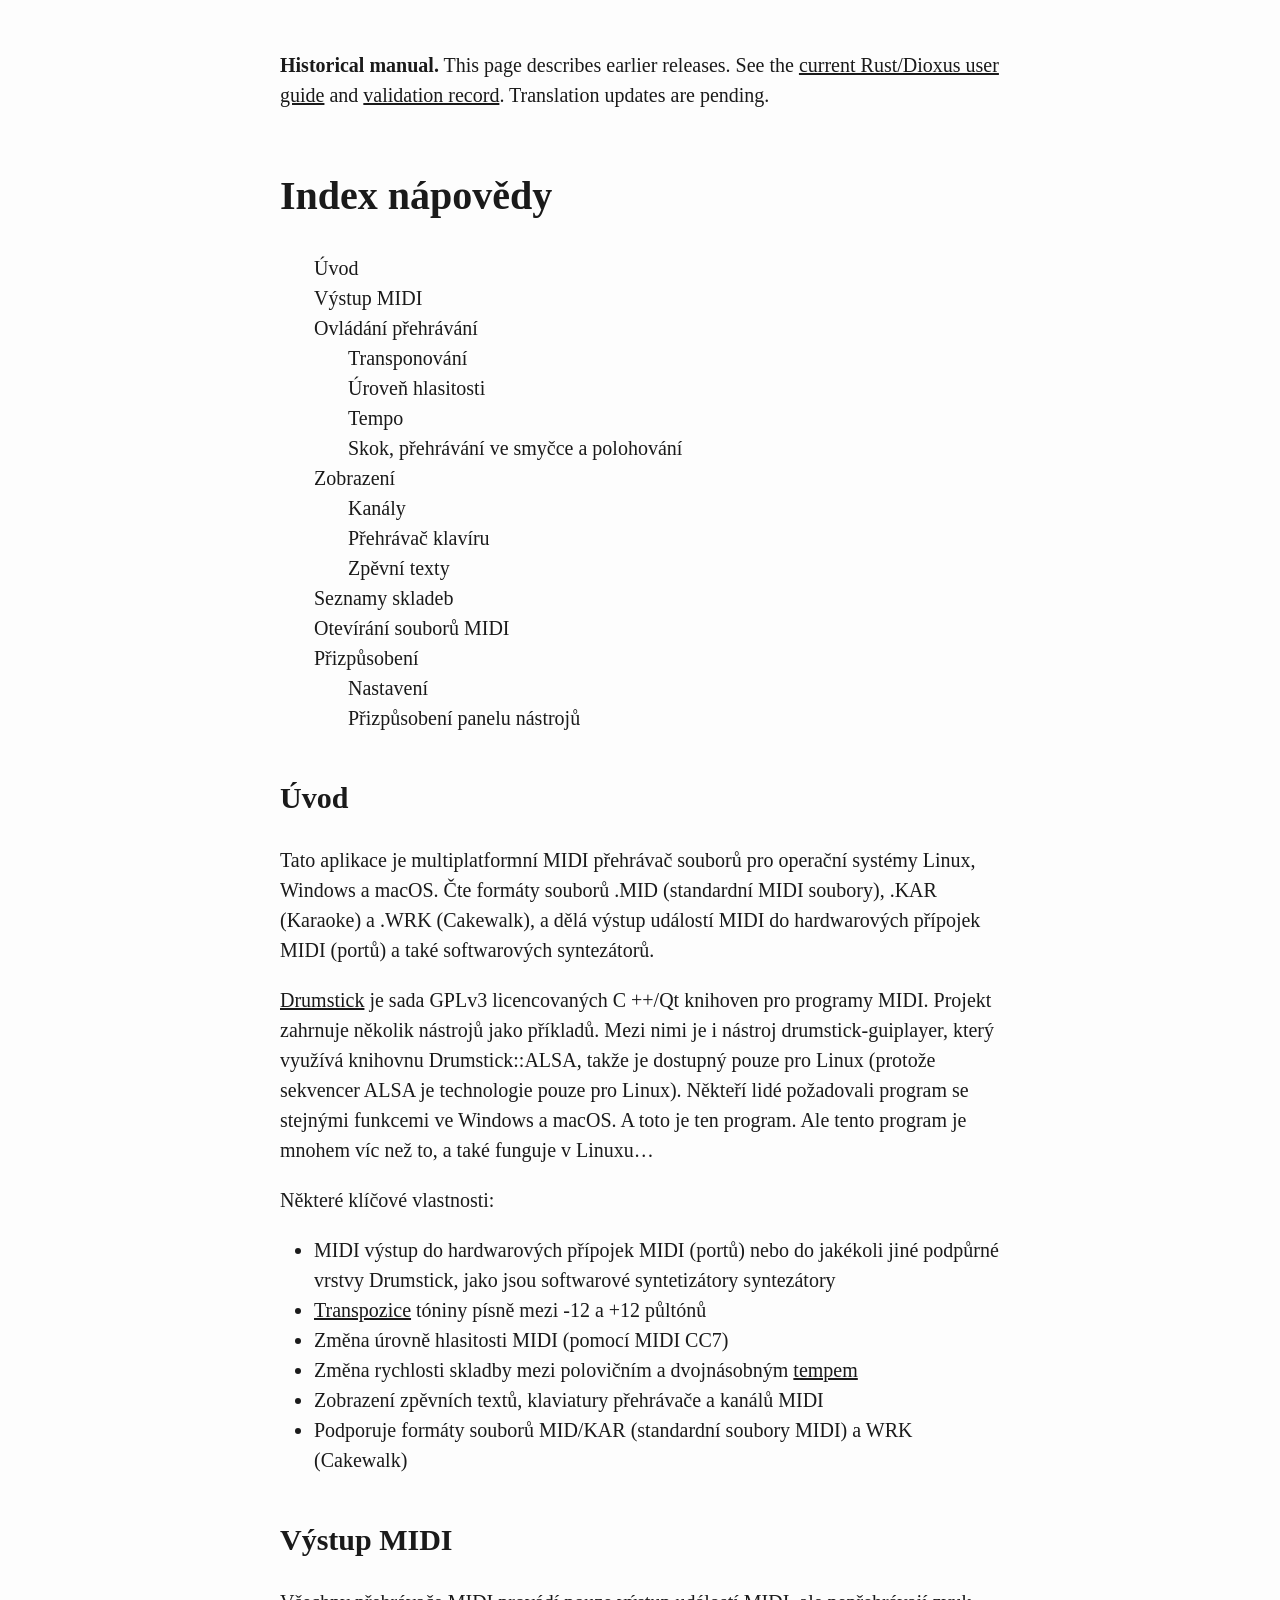
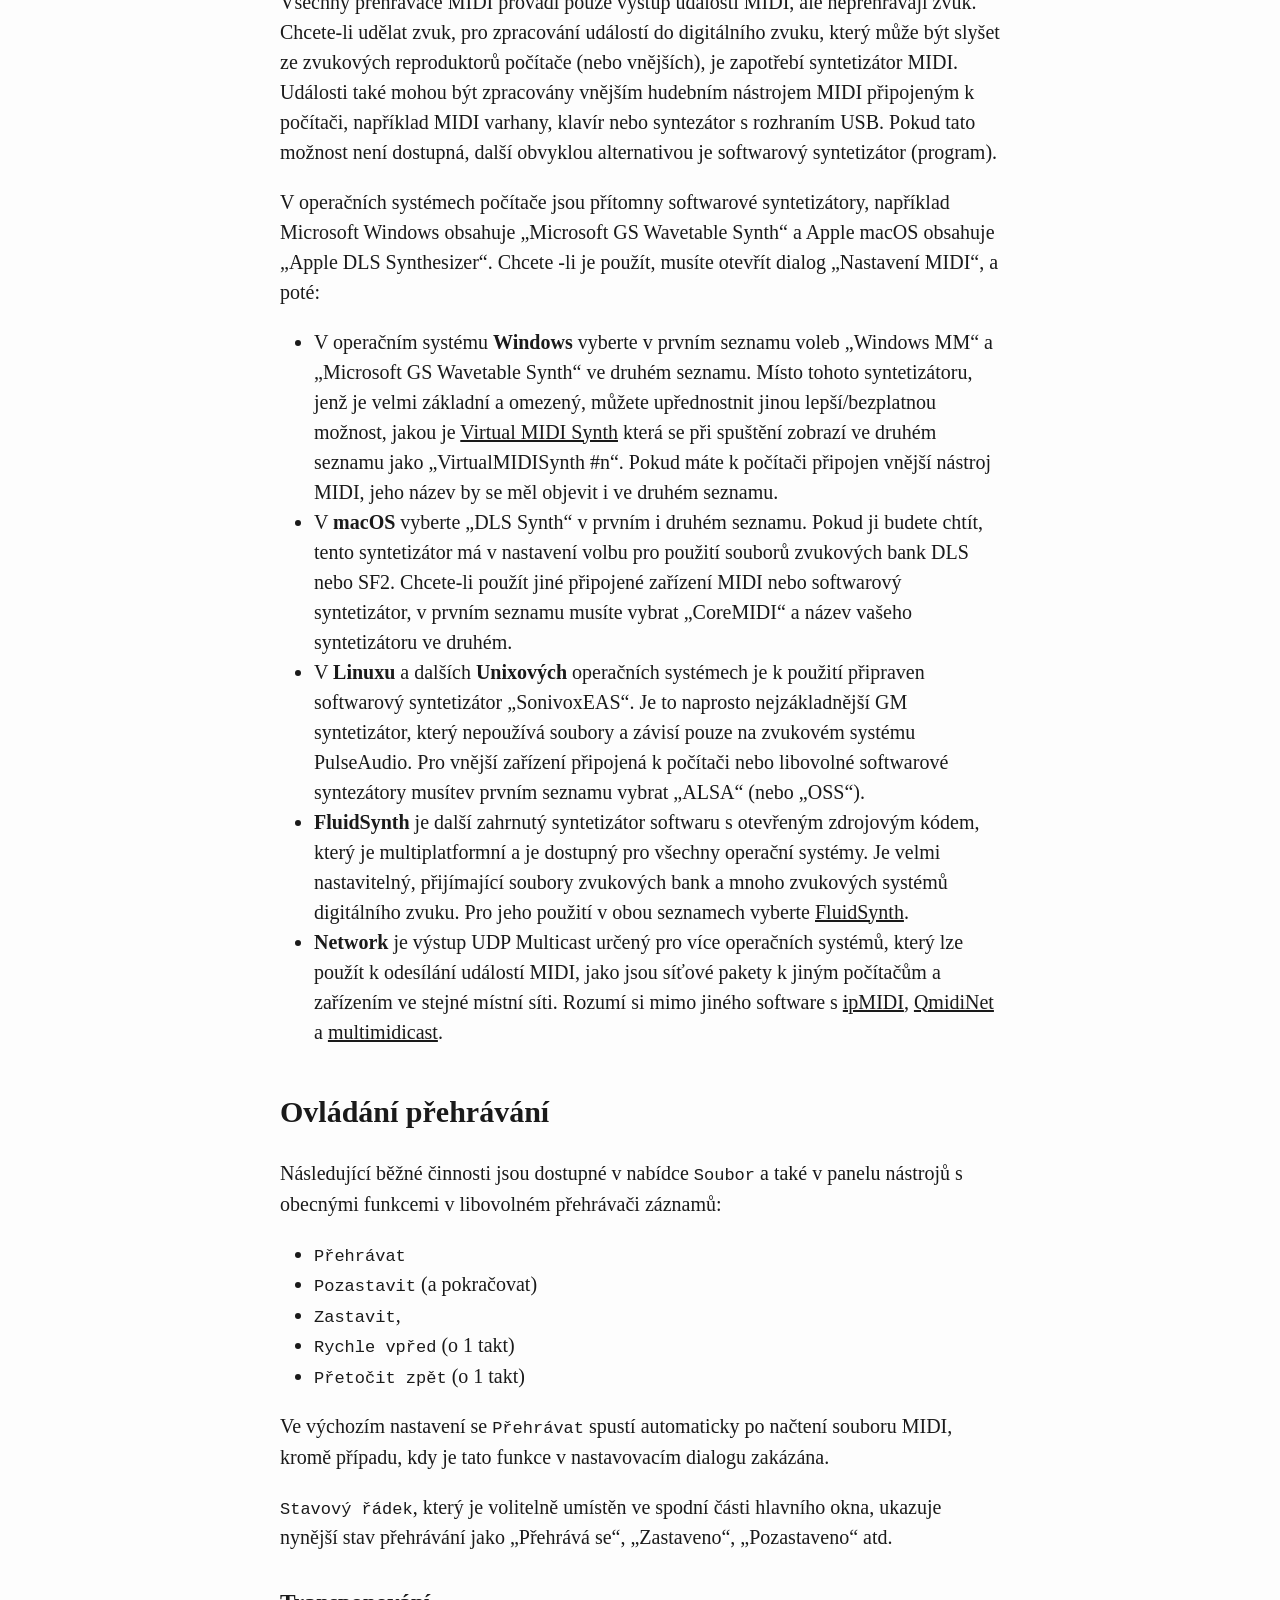
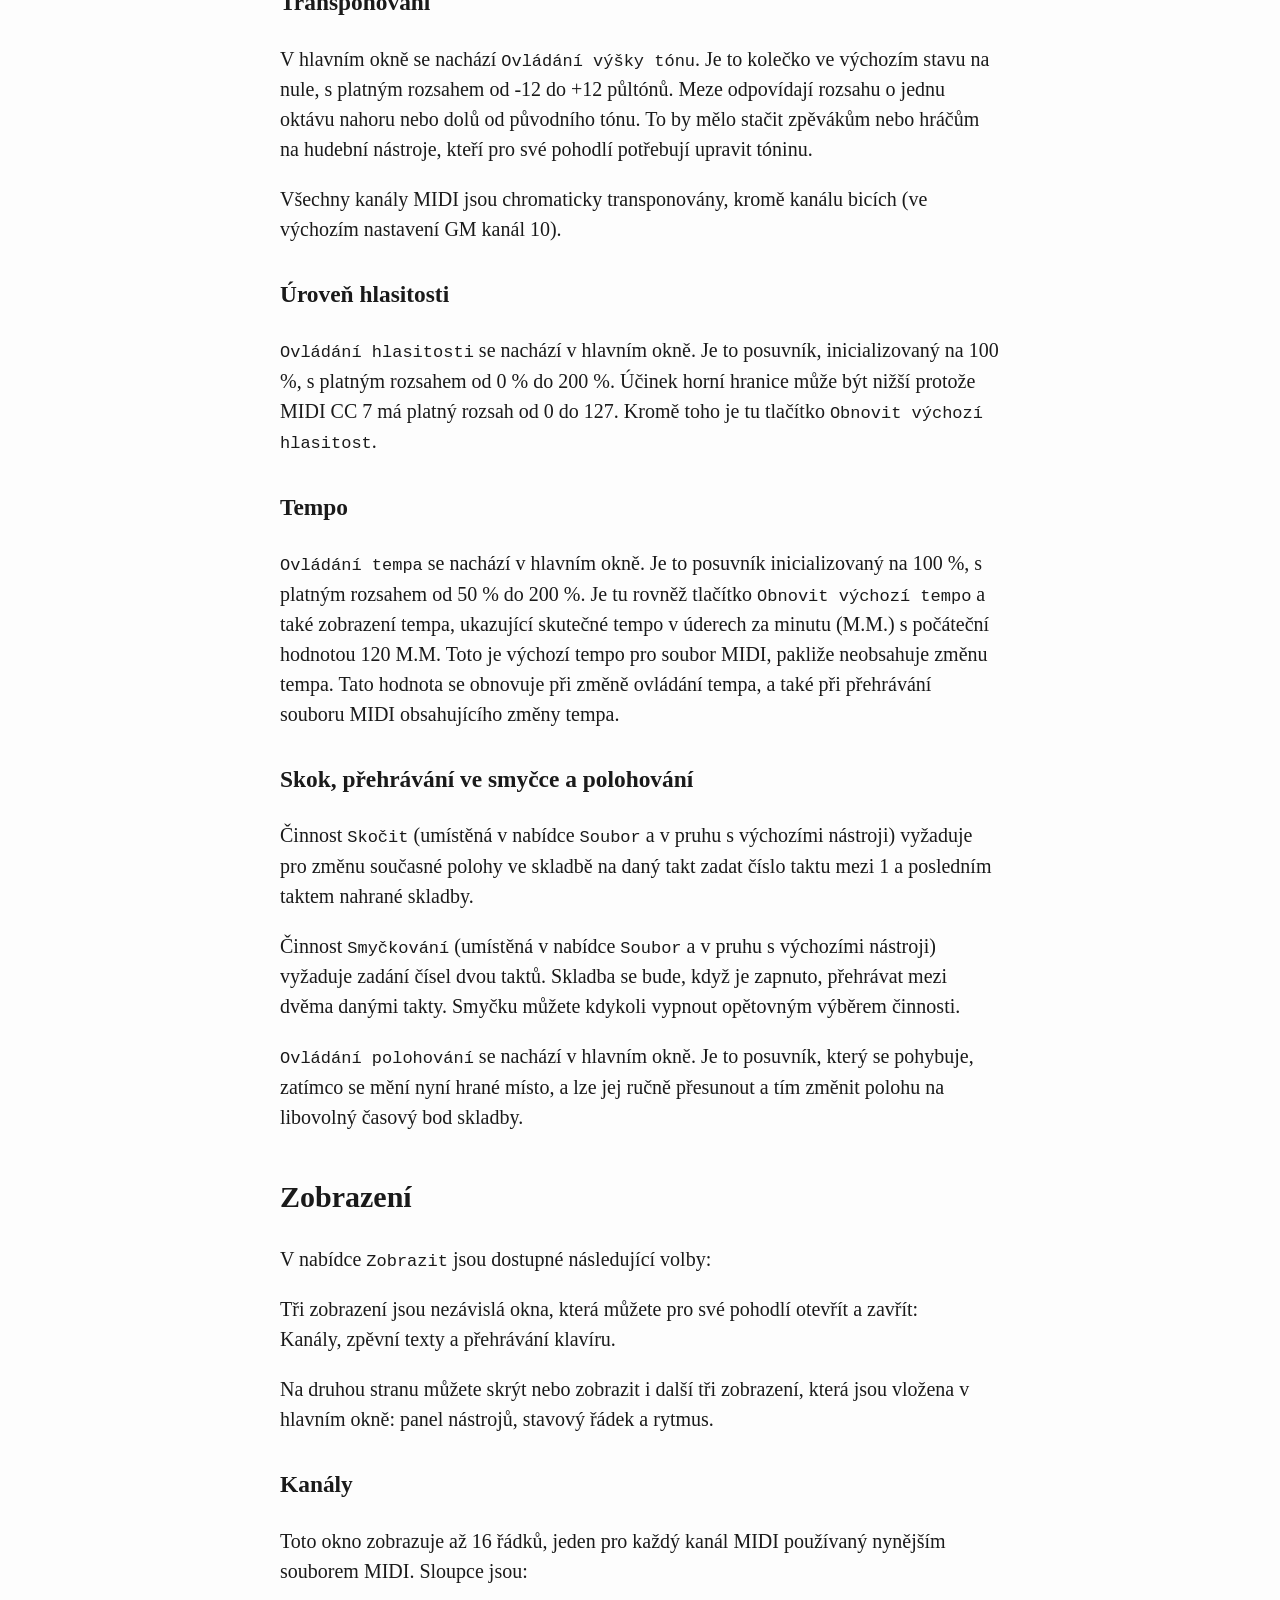
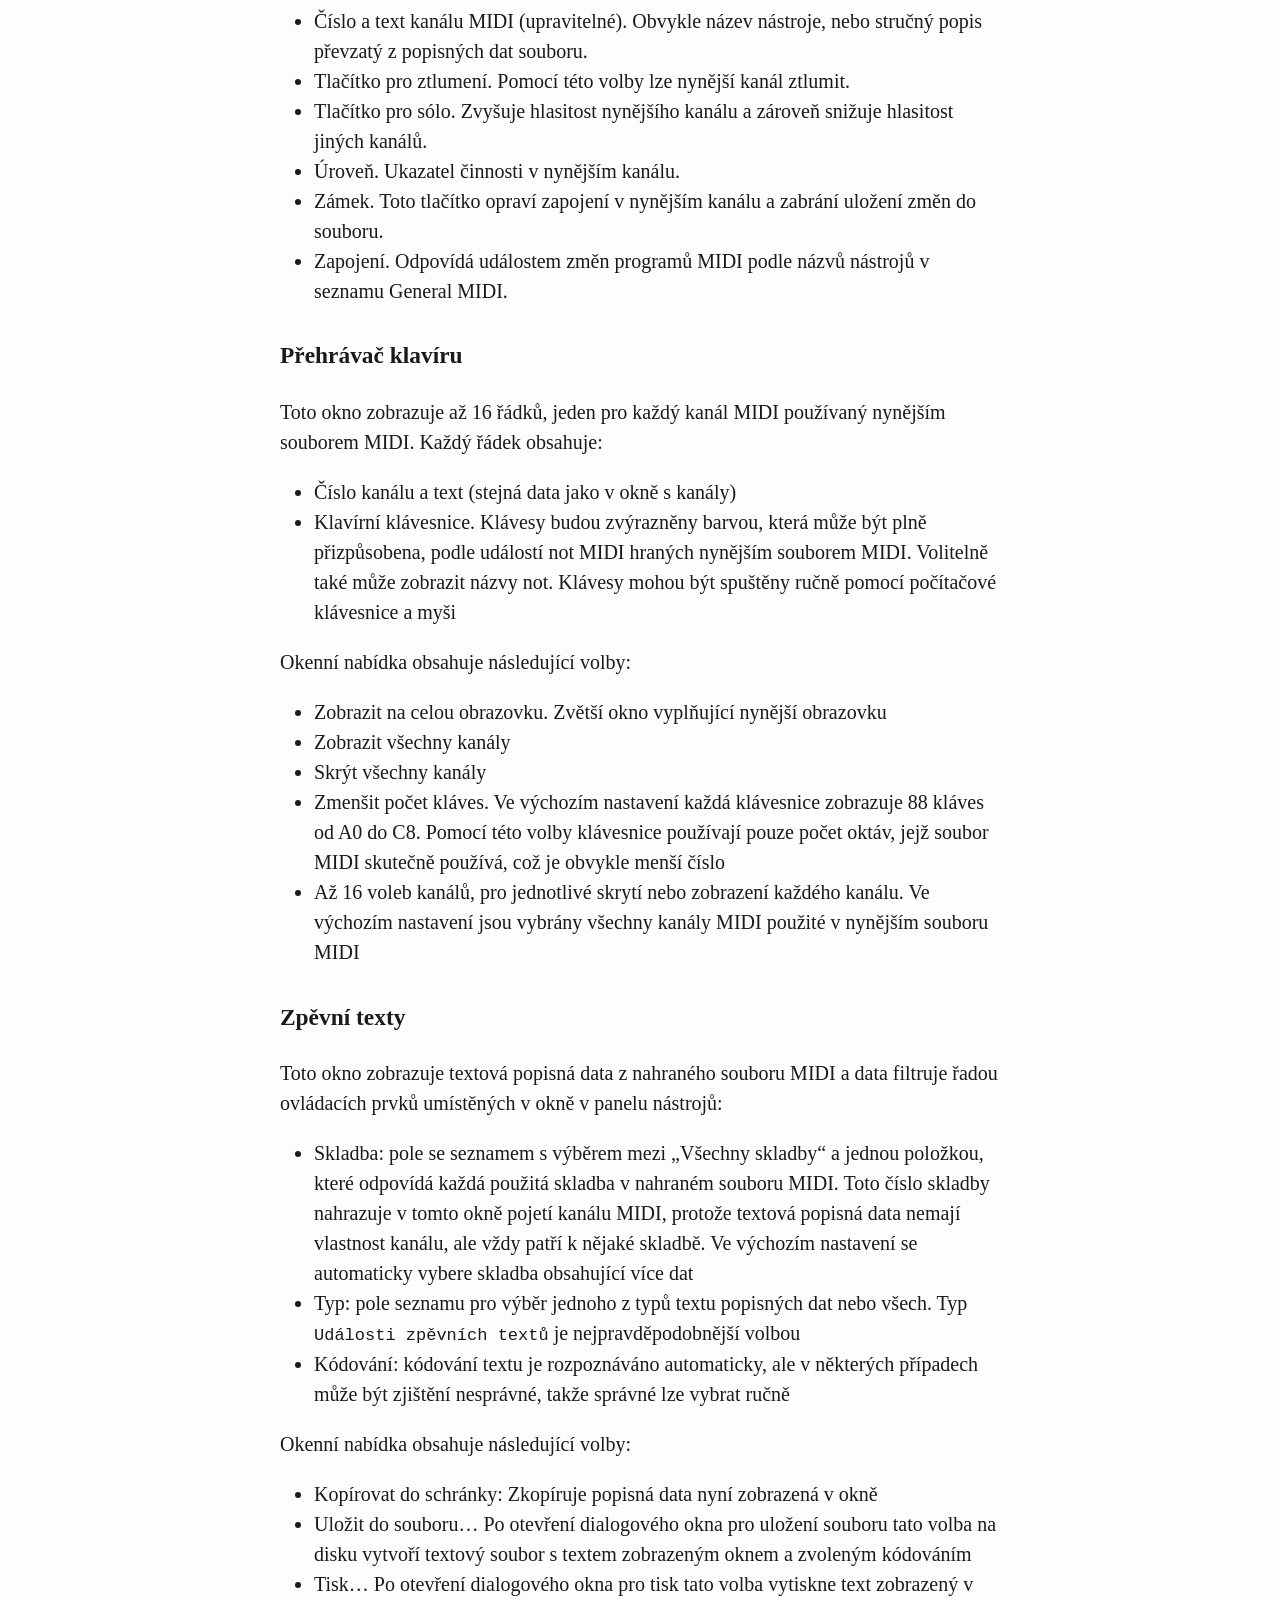
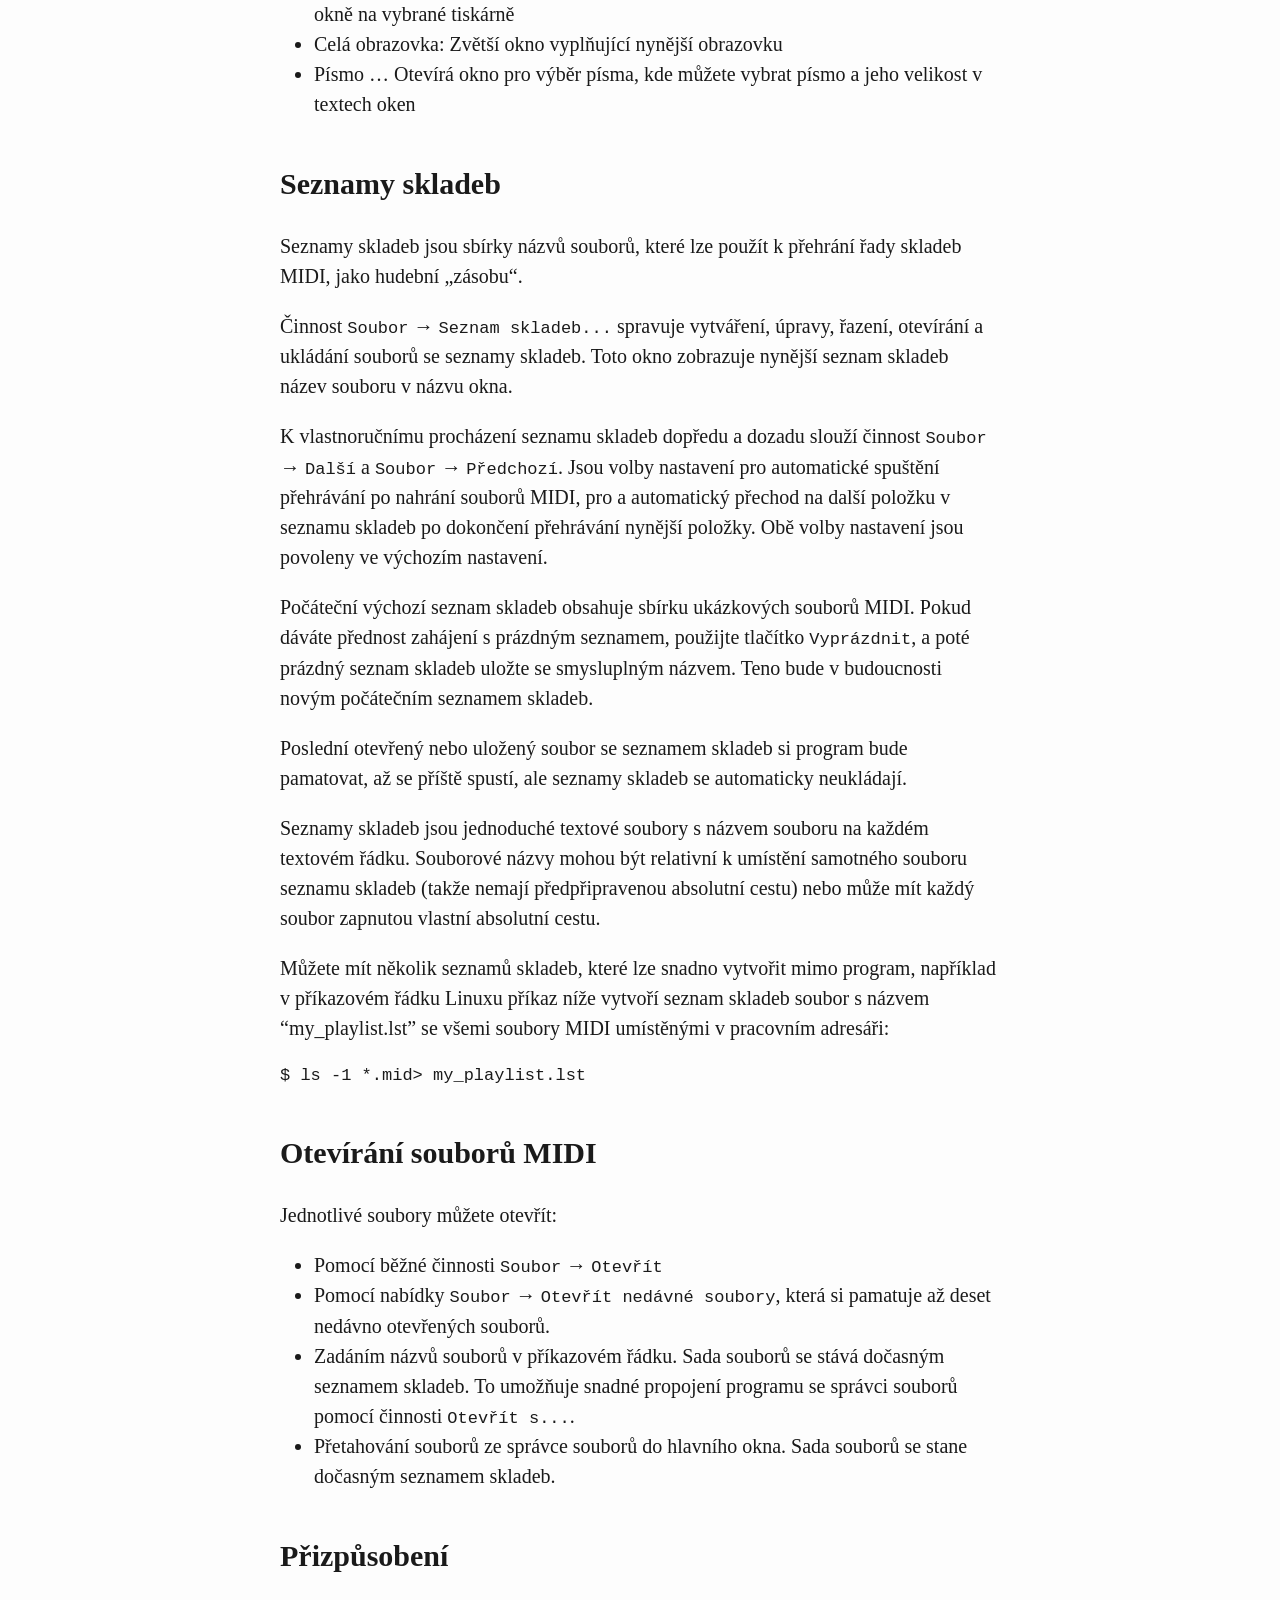
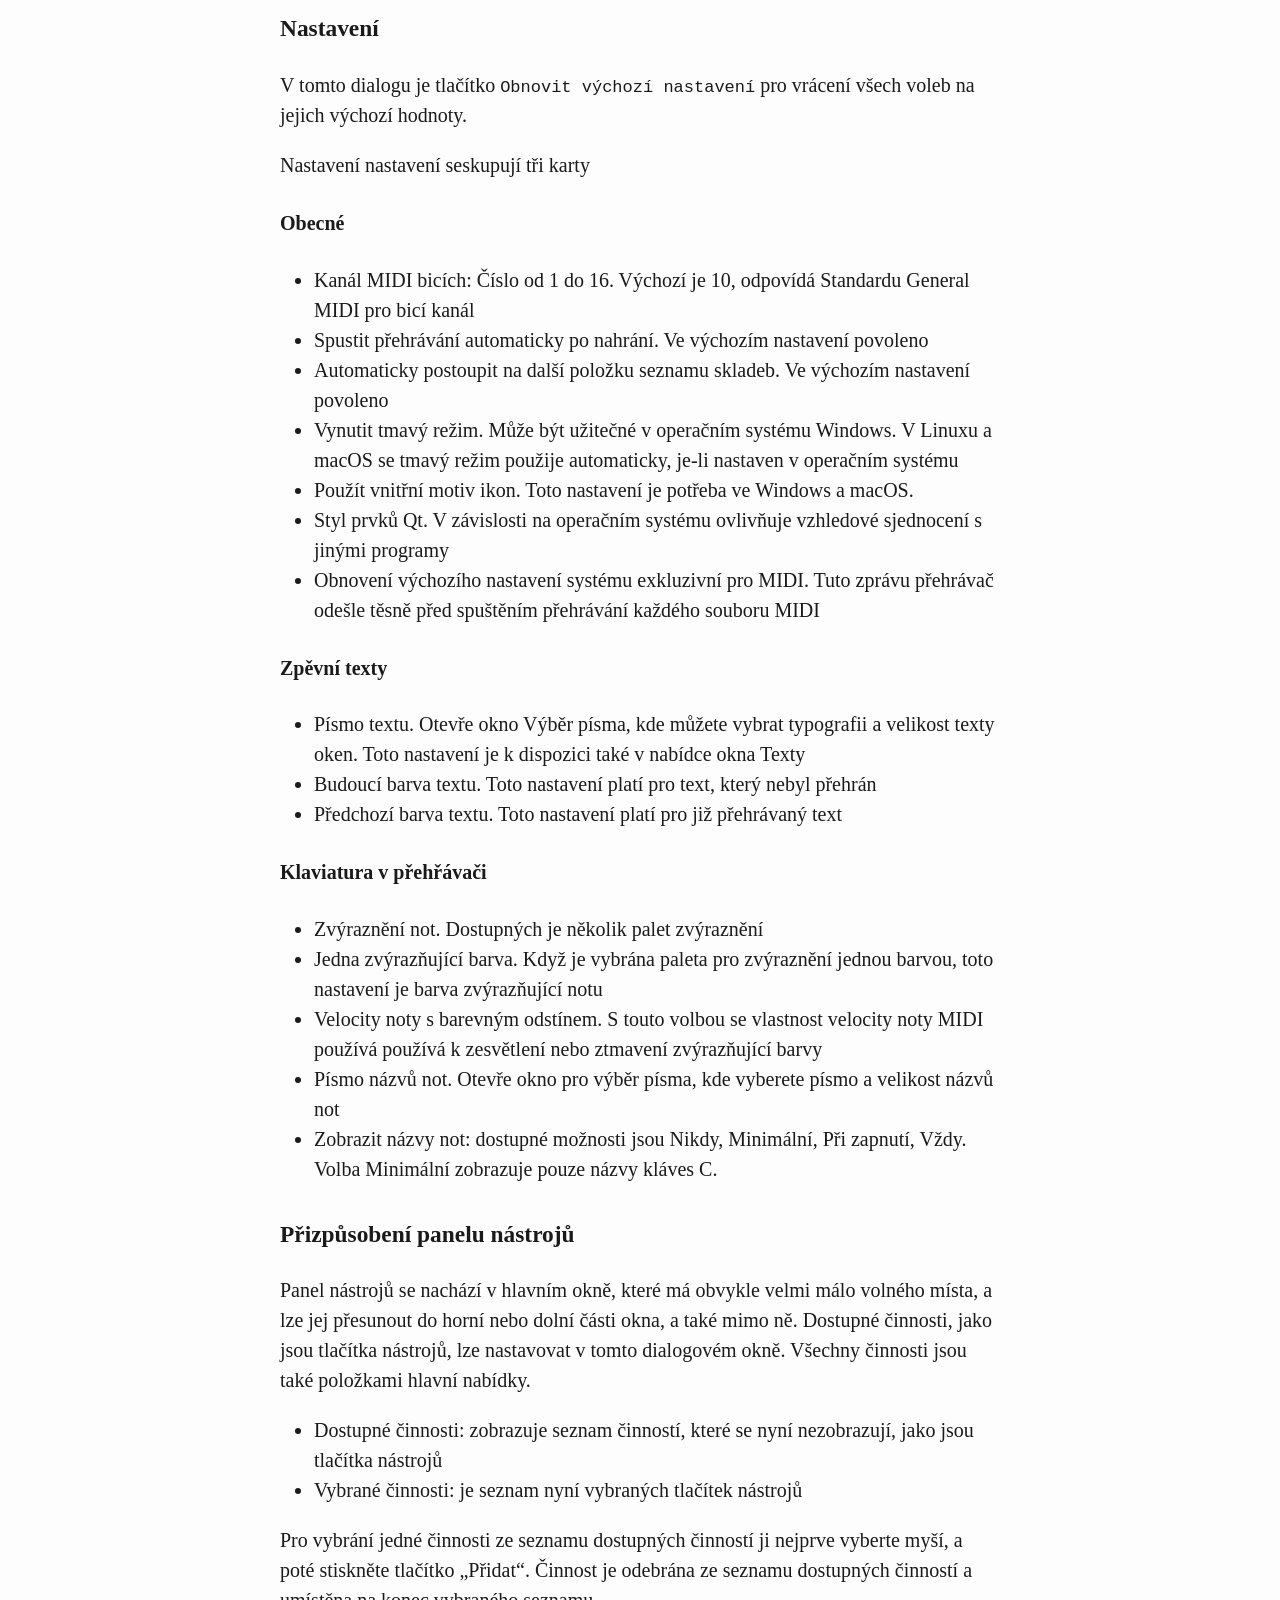
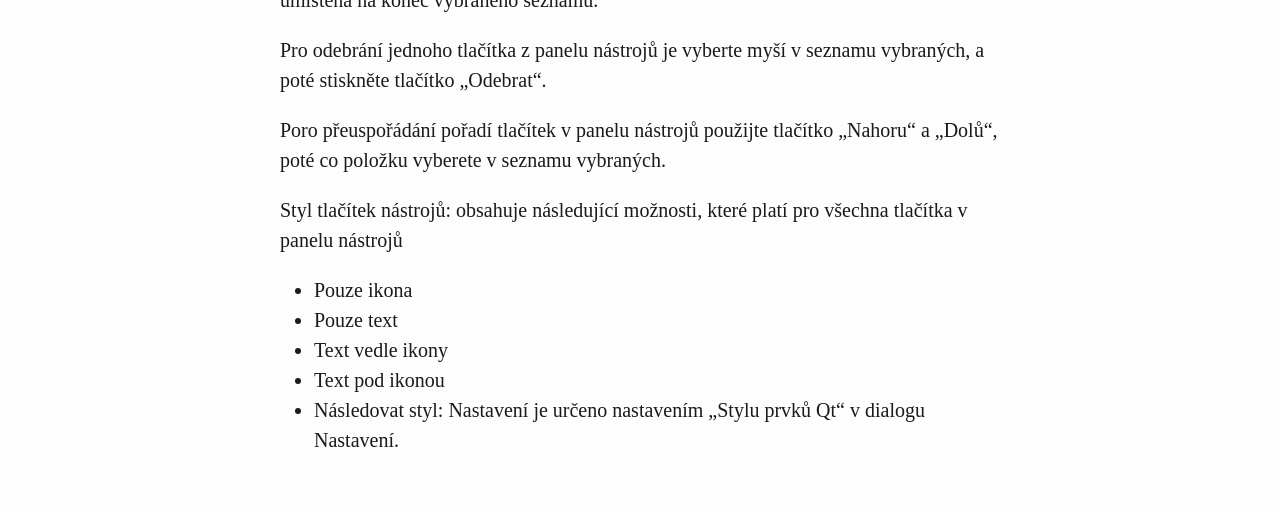
<file: docs/cs/index.html>
<!DOCTYPE html PUBLIC "-//W3C//DTD XHTML 1.0 Transitional//EN" "http://www.w3.org/TR/xhtml1/DTD/xhtml1-transitional.dtd">
<html xmlns="http://www.w3.org/1999/xhtml">
<head>
  <meta http-equiv="Content-Type" content="text/html; charset=utf-8" />
  <meta http-equiv="Content-Style-Type" content="text/css" />
  <meta name="generator" content="pandoc" />
  <title>Index nápovědy</title>
  <style type="text/css">
    html {
      line-height: 1.5;
      font-family: Georgia, serif;
      font-size: 20px;
      color: #1a1a1a;
      background-color: #fdfdfd;
    }
    body {
      margin: 0 auto;
      max-width: 36em;
      padding-left: 50px;
      padding-right: 50px;
      padding-top: 50px;
      padding-bottom: 50px;
      hyphens: auto;
      word-wrap: break-word;
      text-rendering: optimizeLegibility;
      font-kerning: normal;
    }
    @media (max-width: 600px) {
      body {
        font-size: 0.9em;
        padding: 1em;
      }
    }
    @media print {
      body {
        background-color: transparent;
        color: black;
        font-size: 12pt;
      }
      p, h2, h3 {
        orphans: 3;
        widows: 3;
      }
      h2, h3, h4 {
        page-break-after: avoid;
      }
    }
    p {
      margin: 1em 0;
    }
    a {
      color: #1a1a1a;
    }
    a:visited {
      color: #1a1a1a;
    }
    img {
      max-width: 100%;
    }
    h1, h2, h3, h4, h5, h6 {
      margin-top: 1.4em;
    }
    h5, h6 {
      font-size: 1em;
      font-style: italic;
    }
    h6 {
      font-weight: normal;
    }
    ol, ul {
      padding-left: 1.7em;
      margin-top: 1em;
    }
    li > ol, li > ul {
      margin-top: 0;
    }
    blockquote {
      margin: 1em 0 1em 1.7em;
      padding-left: 1em;
      border-left: 2px solid #e6e6e6;
      color: #606060;
    }
    code {
      font-family: Menlo, Monaco, 'Lucida Console', Consolas, monospace;
      font-size: 85%;
      margin: 0;
    }
    pre {
      margin: 1em 0;
      overflow: auto;
    }
    pre code {
      padding: 0;
      overflow: visible;
    }
    .sourceCode {
     background-color: transparent;
     overflow: visible;
    }
    hr {
      background-color: #1a1a1a;
      border: none;
      height: 1px;
      margin: 1em 0;
    }
    table {
      margin: 1em 0;
      border-collapse: collapse;
      width: 100%;
      overflow-x: auto;
      display: block;
      font-variant-numeric: lining-nums tabular-nums;
    }
    table caption {
      margin-bottom: 0.75em;
    }
    tbody {
      margin-top: 0.5em;
      border-top: 1px solid #1a1a1a;
      border-bottom: 1px solid #1a1a1a;
    }
    th {
      border-top: 1px solid #1a1a1a;
      padding: 0.25em 0.5em 0.25em 0.5em;
    }
    td {
      padding: 0.125em 0.5em 0.25em 0.5em;
    }
    header {
      margin-bottom: 4em;
      text-align: center;
    }
    #TOC li {
      list-style: none;
    }
    #TOC a:not(:hover) {
      text-decoration: none;
    }
    code{white-space: pre-wrap;}
    span.smallcaps{font-variant: small-caps;}
    span.underline{text-decoration: underline;}
    div.column{display: inline-block; vertical-align: top; width: 50%;}
    div.hanging-indent{margin-left: 1.5em; text-indent: -1.5em;}
    ul.task-list{list-style: none;}
    .display.math{display: block; text-align: center; margin: 0.5rem auto;}
  </style>
</head>
<body>
<aside role="note"><strong>Historical manual.</strong> This page describes earlier releases. See the <a href="../USER_GUIDE.md">current Rust/Dioxus user guide</a> and <a href="../VALIDATION.md">validation record</a>. Translation updates are pending.</aside>

<div id="header">
<h1 class="title">Index nápovědy</h1>
</div>
<div id="TOC">
<ul>
<li><a href="#úvod">Úvod</a></li>
<li><a href="#výstup-midi">Výstup MIDI</a></li>
<li><a href="#ovládání-přehrávání">Ovládání přehrávání</a>
<ul>
<li><a href="#transponování">Transponování</a></li>
<li><a href="#úroveň-hlasitosti">Úroveň hlasitosti</a></li>
<li><a href="#tempo">Tempo</a></li>
<li><a href="#skok-přehrávání-ve-smyčce-a-polohování">Skok, přehrávání ve smyčce a polohování</a></li>
</ul></li>
<li><a href="#zobrazení">Zobrazení</a>
<ul>
<li><a href="#kanály">Kanály</a></li>
<li><a href="#přehrávač-klavíru">Přehrávač klavíru</a></li>
<li><a href="#zpěvní-texty">Zpěvní texty</a></li>
</ul></li>
<li><a href="#seznamy-skladeb">Seznamy skladeb</a></li>
<li><a href="#otevírání-souborů-midi">Otevírání souborů MIDI</a></li>
<li><a href="#přizpůsobení">Přizpůsobení</a>
<ul>
<li><a href="#nastavení">Nastavení</a></li>
<li><a href="#přizpůsobení-panelu-nástrojů">Přizpůsobení panelu nástrojů</a></li>
</ul></li>
</ul>
</div>
<h2 id="úvod">Úvod</h2>
<p>Tato aplikace je multiplatformní MIDI přehrávač souborů pro operační systémy Linux, Windows a macOS. Čte formáty souborů .MID (standardní MIDI soubory), .KAR (Karaoke) a .WRK (Cakewalk), a dělá výstup událostí MIDI do hardwarových přípojek MIDI (portů) a také softwarových syntezátorů.</p>
<p><a href="https://drumstick.sourceforge.io">Drumstick</a> je sada GPLv3 licencovaných C ++/Qt knihoven pro programy MIDI. Projekt zahrnuje několik nástrojů jako příkladů. Mezi nimi je i nástroj drumstick-guiplayer, který využívá knihovnu Drumstick::ALSA, takže je dostupný pouze pro Linux (protože sekvencer ALSA je technologie pouze pro Linux). Někteří lidé požadovali program se stejnými funkcemi ve Windows a macOS. A toto je ten program. Ale tento program je mnohem víc než to, a také funguje v Linuxu…</p>
<p>Některé klíčové vlastnosti:</p>
<ul>
<li>MIDI výstup do hardwarových přípojek MIDI (portů) nebo do jakékoli jiné podpůrné vrstvy Drumstick, jako jsou softwarové syntetizátory syntezátory</li>
<li><a href="https://cs.wikipedia.org/wiki/Transpozice_(hudba)">Transpozice</a> tóniny písně mezi -12 a +12 půltónů</li>
<li>Změna úrovně hlasitosti MIDI (pomocí MIDI CC7)</li>
<li>Změna rychlosti skladby mezi polovičním a dvojnásobným <a href="https://cs.wikipedia.org/wiki/Tempo">tempem</a></li>
<li>Zobrazení zpěvních textů, klaviatury přehrávače a kanálů MIDI</li>
<li>Podporuje formáty souborů MID/KAR (standardní soubory MIDI) a WRK (Cakewalk)</li>
</ul>
<h2 id="výstup-midi">Výstup MIDI</h2>
<p>Všechny přehrávače MIDI provádí pouze výstup událostí MIDI, ale nepřehrávají zvuk. Chcete-li udělat zvuk, pro zpracování událostí do digitálního zvuku, který může být slyšet ze zvukových reproduktorů počítače (nebo vnějších), je zapotřebí syntetizátor MIDI. Události také mohou být zpracovány vnějším hudebním nástrojem MIDI připojeným k počítači, například MIDI varhany, klavír nebo syntezátor s rozhraním USB. Pokud tato možnost není dostupná, další obvyklou alternativou je softwarový syntetizátor (program).</p>
<p>V operačních systémech počítače jsou přítomny softwarové syntetizátory, například Microsoft Windows obsahuje „Microsoft GS Wavetable Synth“ a Apple macOS obsahuje „Apple DLS Synthesizer“. Chcete -li je použít, musíte otevřít dialog „Nastavení MIDI“, a poté:</p>
<ul>
<li>V operačním systému <strong>Windows</strong> vyberte v prvním seznamu voleb „Windows MM“ a „Microsoft GS Wavetable Synth“ ve druhém seznamu. Místo tohoto syntetizátoru, jenž je velmi základní a omezený, můžete upřednostnit jinou lepší/bezplatnou možnost, jakou je <a href="https://coolsoft.altervista.org/en/virtualmidisynth">Virtual MIDI Synth</a> která se při spuštění zobrazí ve druhém seznamu jako „VirtualMIDISynth #n“. Pokud máte k počítači připojen vnější nástroj MIDI, jeho název by se měl objevit i ve druhém seznamu.</li>
<li>V <strong>macOS</strong> vyberte „DLS Synth“ v prvním i druhém seznamu. Pokud ji budete chtít, tento syntetizátor má v nastavení volbu pro použití souborů zvukových bank DLS nebo SF2. Chcete-li použít jiné připojené zařízení MIDI nebo softwarový syntetizátor, v prvním seznamu musíte vybrat „CoreMIDI“ a název vašeho syntetizátoru ve druhém.</li>
<li>V <strong>Linuxu</strong> a dalších <strong>Unixových</strong> operačních systémech je k použití připraven softwarový syntetizátor „SonivoxEAS“. Je to naprosto nejzákladnější GM syntetizátor, který nepoužívá soubory a závisí pouze na zvukovém systému PulseAudio. Pro vnější zařízení připojená k počítači nebo libovolné softwarové syntezátory musítev prvním seznamu vybrat „ALSA“ (nebo „OSS“).</li>
<li><strong>FluidSynth</strong> je další zahrnutý syntetizátor softwaru s otevřeným zdrojovým kódem, který je multiplatformní a je dostupný pro všechny operační systémy. Je velmi nastavitelný, přijímající soubory zvukových bank a mnoho zvukových systémů digitálního zvuku. Pro jeho použití v obou seznamech vyberte <a href="https://github.com/FluidSynth/fluidsynth">FluidSynth</a>.</li>
<li><strong>Network</strong> je výstup UDP Multicast určený pro více operačních systémů, který lze použít k odesílání událostí MIDI, jako jsou síťové pakety k jiným počítačům a zařízením ve stejné místní síti. Rozumí si mimo jiného software s <a href="https://www.nerds.de/en/ipmidi.html">ipMIDI</a>, <a href="https://qmidinet.sourceforge.io/">QmidiNet</a> a <a href="https://llg.cubic.org/tools/multimidicast/">multimidicast</a>.</li>
</ul>
<h2 id="ovládání-přehrávání">Ovládání přehrávání</h2>
<p>Následující běžné činnosti jsou dostupné v nabídce <code>Soubor</code> a také v panelu nástrojů s obecnými funkcemi v libovolném přehrávači záznamů:</p>
<ul>
<li><code>Přehrávat</code></li>
<li><code>Pozastavit</code> (a pokračovat)</li>
<li><code>Zastavit</code>,</li>
<li><code>Rychle vpřed</code> (o 1 takt)</li>
<li><code>Přetočit zpět</code> (o 1 takt)</li>
</ul>
<p>Ve výchozím nastavení se <code>Přehrávat</code> spustí automaticky po načtení souboru MIDI, kromě případu, kdy je tato funkce v nastavovacím dialogu zakázána.</p>
<p><code>Stavový řádek</code>, který je volitelně umístěn ve spodní části hlavního okna, ukazuje nynější stav přehrávání jako „Přehrává se“, „Zastaveno“, „Pozastaveno“ atd.</p>
<h3 id="transponování">Transponování</h3>
<p>V hlavním okně se nachází <code>Ovládání výšky tónu</code>. Je to kolečko ve výchozím stavu na nule, s platným rozsahem od -12 do +12 půltónů. Meze odpovídají rozsahu o jednu oktávu nahoru nebo dolů od původního tónu. To by mělo stačit zpěvákům nebo hráčům na hudební nástroje, kteří pro své pohodlí potřebují upravit tóninu.</p>
<p>Všechny kanály MIDI jsou chromaticky transponovány, kromě kanálu bicích (ve výchozím nastavení GM kanál 10).</p>
<h3 id="úroveň-hlasitosti">Úroveň hlasitosti</h3>
<p><code>Ovládání hlasitosti</code> se nachází v hlavním okně. Je to posuvník, inicializovaný na 100 %, s platným rozsahem od 0 % do 200 %. Účinek horní hranice může být nižší protože MIDI CC 7 má platný rozsah od 0 do 127. Kromě toho je tu tlačítko <code>Obnovit výchozí hlasitost</code>.</p>
<h3 id="tempo">Tempo</h3>
<p><code>Ovládání tempa</code> se nachází v hlavním okně. Je to posuvník inicializovaný na 100 %, s platným rozsahem od 50 % do 200 %. Je tu rovněž tlačítko <code>Obnovit výchozí tempo</code> a také zobrazení tempa, ukazující skutečné tempo v úderech za minutu (M.M.) s počáteční hodnotou 120 M.M. Toto je výchozí tempo pro soubor MIDI, pakliže neobsahuje změnu tempa. Tato hodnota se obnovuje při změně ovládání tempa, a také při přehrávání souboru MIDI obsahujícího změny tempa.</p>
<h3 id="skok-přehrávání-ve-smyčce-a-polohování">Skok, přehrávání ve smyčce a polohování</h3>
<p>Činnost <code>Skočit</code> (umístěná v nabídce <code>Soubor</code> a v pruhu s výchozími nástroji) vyžaduje pro změnu současné polohy ve skladbě na daný takt zadat číslo taktu mezi 1 a posledním taktem nahrané skladby.</p>
<p>Činnost <code>Smyčkování</code> (umístěná v nabídce <code>Soubor</code> a v pruhu s výchozími nástroji) vyžaduje zadání čísel dvou taktů. Skladba se bude, když je zapnuto, přehrávat mezi dvěma danými takty. Smyčku můžete kdykoli vypnout opětovným výběrem činnosti.</p>
<p><code>Ovládání polohování</code> se nachází v hlavním okně. Je to posuvník, který se pohybuje, zatímco se mění nyní hrané místo, a lze jej ručně přesunout a tím změnit polohu na libovolný časový bod skladby.</p>
<h2 id="zobrazení">Zobrazení</h2>
<p>V nabídce <code>Zobrazit</code> jsou dostupné následující volby:</p>
<p>Tři zobrazení jsou nezávislá okna, která můžete pro své pohodlí otevřít a zavřít:<br />
Kanály, zpěvní texty a přehrávání klavíru.</p>
<p>Na druhou stranu můžete skrýt nebo zobrazit i další tři zobrazení, která jsou vložena v hlavním okně: panel nástrojů, stavový řádek a rytmus.</p>
<h3 id="kanály">Kanály</h3>
<p>Toto okno zobrazuje až 16 řádků, jeden pro každý kanál MIDI používaný nynějším souborem MIDI. Sloupce jsou:</p>
<ul>
<li>Číslo a text kanálu MIDI (upravitelné). Obvykle název nástroje, nebo stručný popis převzatý z popisných dat souboru.</li>
<li>Tlačítko pro ztlumení. Pomocí této volby lze nynější kanál ztlumit.</li>
<li>Tlačítko pro sólo. Zvyšuje hlasitost nynějšího kanálu a zároveň snižuje hlasitost jiných kanálů.</li>
<li>Úroveň. Ukazatel činnosti v nynějším kanálu.</li>
<li>Zámek. Toto tlačítko opraví zapojení v nynějším kanálu a zabrání uložení změn do souboru.</li>
<li>Zapojení. Odpovídá událostem změn programů MIDI podle názvů nástrojů v seznamu General MIDI.</li>
</ul>
<h3 id="přehrávač-klavíru">Přehrávač klavíru</h3>
<p>Toto okno zobrazuje až 16 řádků, jeden pro každý kanál MIDI používaný nynějším souborem MIDI. Každý řádek obsahuje:</p>
<ul>
<li>Číslo kanálu a text (stejná data jako v okně s kanály)</li>
<li>Klavírní klávesnice. Klávesy budou zvýrazněny barvou, která může být plně přizpůsobena, podle událostí not MIDI hraných nynějším souborem MIDI. Volitelně také může zobrazit názvy not. Klávesy mohou být spuštěny ručně pomocí počítačové klávesnice a myši</li>
</ul>
<p>Okenní nabídka obsahuje následující volby:</p>
<ul>
<li>Zobrazit na celou obrazovku. Zvětší okno vyplňující nynější obrazovku</li>
<li>Zobrazit všechny kanály</li>
<li>Skrýt všechny kanály</li>
<li>Zmenšit počet kláves. Ve výchozím nastavení každá klávesnice zobrazuje 88 kláves od A0 do C8. Pomocí této volby klávesnice používají pouze počet oktáv, jejž soubor MIDI skutečně používá, což je obvykle menší číslo</li>
<li>Až 16 voleb kanálů, pro jednotlivé skrytí nebo zobrazení každého kanálu. Ve výchozím nastavení jsou vybrány všechny kanály MIDI použité v nynějším souboru MIDI</li>
</ul>
<h3 id="zpěvní-texty">Zpěvní texty</h3>
<p>Toto okno zobrazuje textová popisná data z nahraného souboru MIDI a data filtruje řadou ovládacích prvků umístěných v okně v panelu nástrojů:</p>
<ul>
<li>Skladba: pole se seznamem s výběrem mezi „Všechny skladby“ a jednou položkou, které odpovídá každá použitá skladba v nahraném souboru MIDI. Toto číslo skladby nahrazuje v tomto okně pojetí kanálu MIDI, protože textová popisná data nemají vlastnost kanálu, ale vždy patří k nějaké skladbě. Ve výchozím nastavení se automaticky vybere skladba obsahující více dat</li>
<li>Typ: pole seznamu pro výběr jednoho z typů textu popisných dat nebo všech. Typ <code>Události zpěvních textů</code> je nejpravděpodobnější volbou</li>
<li>Kódování: kódování textu je rozpoznáváno automaticky, ale v některých případech může být zjištění nesprávné, takže správné lze vybrat ručně</li>
</ul>
<p>Okenní nabídka obsahuje následující volby:</p>
<ul>
<li>Kopírovat do schránky: Zkopíruje popisná data nyní zobrazená v okně</li>
<li>Uložit do souboru… Po otevření dialogového okna pro uložení souboru tato volba na disku vytvoří textový soubor s textem zobrazeným oknem a zvoleným kódováním</li>
<li>Tisk… Po otevření dialogového okna pro tisk tato volba vytiskne text zobrazený v okně na vybrané tiskárně</li>
<li>Celá obrazovka: Zvětší okno vyplňující nynější obrazovku</li>
<li>Písmo … Otevírá okno pro výběr písma, kde můžete vybrat písmo a jeho velikost v textech oken</li>
</ul>
<h2 id="seznamy-skladeb">Seznamy skladeb</h2>
<p>Seznamy skladeb jsou sbírky názvů souborů, které lze použít k přehrání řady skladeb MIDI, jako hudební „zásobu“.</p>
<p>Činnost <code>Soubor</code> → <code>Seznam skladeb...</code> spravuje vytváření, úpravy, řazení, otevírání a ukládání souborů se seznamy skladeb. Toto okno zobrazuje nynější seznam skladeb název souboru v názvu okna.</p>
<p>K vlastnoručnímu procházení seznamu skladeb dopředu a dozadu slouží činnost <code>Soubor</code> → <code>Další</code> a <code>Soubor</code> → <code>Předchozí</code>. Jsou volby nastavení pro automatické spuštění přehrávání po nahrání souborů MIDI, pro a automatický přechod na další položku v seznamu skladeb po dokončení přehrávání nynější položky. Obě volby nastavení jsou povoleny ve výchozím nastavení.</p>
<p>Počáteční výchozí seznam skladeb obsahuje sbírku ukázkových souborů MIDI. Pokud dáváte přednost zahájení s prázdným seznamem, použijte tlačítko <code>Vyprázdnit</code>, a poté prázdný seznam skladeb uložte se smysluplným názvem. Teno bude v budoucnosti novým počátečním seznamem skladeb.</p>
<p>Poslední otevřený nebo uložený soubor se seznamem skladeb si program bude pamatovat, až se příště spustí, ale seznamy skladeb se automaticky neukládají.</p>
<p>Seznamy skladeb jsou jednoduché textové soubory s názvem souboru na každém textovém řádku. Souborové názvy mohou být relativní k umístění samotného souboru seznamu skladeb (takže nemají předpřipravenou absolutní cestu) nebo může mít každý soubor zapnutou vlastní absolutní cestu.</p>
<p>Můžete mít několik seznamů skladeb, které lze snadno vytvořit mimo program, například v příkazovém řádku Linuxu příkaz níže vytvoří seznam skladeb soubor s názvem “my_playlist.lst” se všemi soubory MIDI umístěnými v pracovním adresáři:</p>
<pre><code>$ ls -1 *.mid&gt; my_playlist.lst</code></pre>
<h2 id="otevírání-souborů-midi">Otevírání souborů MIDI</h2>
<p>Jednotlivé soubory můžete otevřít:</p>
<ul>
<li>Pomocí běžné činnosti <code>Soubor</code> → <code>Otevřít</code></li>
<li>Pomocí nabídky <code>Soubor</code> → <code>Otevřít nedávné soubory</code>, která si pamatuje až deset nedávno otevřených souborů.</li>
<li>Zadáním názvů souborů v příkazovém řádku. Sada souborů se stává dočasným seznamem skladeb. To umožňuje snadné propojení programu se správci souborů pomocí činnosti <code>Otevřít s...</code>.</li>
<li>Přetahování souborů ze správce souborů do hlavního okna. Sada souborů se stane dočasným seznamem skladeb.</li>
</ul>
<h2 id="přizpůsobení">Přizpůsobení</h2>
<h3 id="nastavení">Nastavení</h3>
<p>V tomto dialogu je tlačítko <code>Obnovit výchozí nastavení</code> pro vrácení všech voleb na jejich výchozí hodnoty.</p>
<p>Nastavení nastavení seskupují tři karty</p>
<h4 id="obecné">Obecné</h4>
<ul>
<li>Kanál MIDI bicích: Číslo od 1 do 16. Výchozí je 10, odpovídá Standardu General MIDI pro bicí kanál</li>
<li>Spustit přehrávání automaticky po nahrání. Ve výchozím nastavení povoleno</li>
<li>Automaticky postoupit na další položku seznamu skladeb. Ve výchozím nastavení povoleno</li>
<li>Vynutit tmavý režim. Může být užitečné v operačním systému Windows. V Linuxu a macOS se tmavý režim použije automaticky, je-li nastaven v operačním systému</li>
<li>Použít vnitřní motiv ikon. Toto nastavení je potřeba ve Windows a macOS.</li>
<li>Styl prvků Qt. V závislosti na operačním systému ovlivňuje vzhledové sjednocení s jinými programy</li>
<li>Obnovení výchozího nastavení systému exkluzivní pro MIDI. Tuto zprávu přehrávač odešle těsně před spuštěním přehrávání každého souboru MIDI</li>
</ul>
<h4 id="zpěvní-texty-1">Zpěvní texty</h4>
<ul>
<li>Písmo textu. Otevře okno Výběr písma, kde můžete vybrat typografii a velikost texty oken. Toto nastavení je k dispozici také v nabídce okna Texty</li>
<li>Budoucí barva textu. Toto nastavení platí pro text, který nebyl přehrán</li>
<li>Předchozí barva textu. Toto nastavení platí pro již přehrávaný text</li>
</ul>
<h4 id="klaviatura-v-přehřávači">Klaviatura v přehřávači</h4>
<ul>
<li>Zvýraznění not. Dostupných je několik palet zvýraznění</li>
<li>Jedna zvýrazňující barva. Když je vybrána paleta pro zvýraznění jednou barvou, toto nastavení je barva zvýrazňující notu</li>
<li>Velocity noty s barevným odstínem. S touto volbou se vlastnost velocity noty MIDI používá používá k zesvětlení nebo ztmavení zvýrazňující barvy</li>
<li>Písmo názvů not. Otevře okno pro výběr písma, kde vyberete písmo a velikost názvů not</li>
<li>Zobrazit názvy not: dostupné možnosti jsou Nikdy, Minimální, Při zapnutí, Vždy. Volba Minimální zobrazuje pouze názvy kláves C.</li>
</ul>
<h3 id="přizpůsobení-panelu-nástrojů">Přizpůsobení panelu nástrojů</h3>
<p>Panel nástrojů se nachází v hlavním okně, které má obvykle velmi málo volného místa, a lze jej přesunout do horní nebo dolní části okna, a také mimo ně. Dostupné činnosti, jako jsou tlačítka nástrojů, lze nastavovat v tomto dialogovém okně. Všechny činnosti jsou také položkami hlavní nabídky.</p>
<ul>
<li>Dostupné činnosti: zobrazuje seznam činností, které se nyní nezobrazují, jako jsou tlačítka nástrojů</li>
<li>Vybrané činnosti: je seznam nyní vybraných tlačítek nástrojů</li>
</ul>
<p>Pro vybrání jedné činnosti ze seznamu dostupných činností ji nejprve vyberte myší, a poté stiskněte tlačítko „Přidat“. Činnost je odebrána ze seznamu dostupných činností a umístěna na konec vybraného seznamu.</p>
<p>Pro odebrání jednoho tlačítka z panelu nástrojů je vyberte myší v seznamu vybraných, a poté stiskněte tlačítko „Odebrat“.</p>
<p>Poro přeuspořádání pořadí tlačítek v panelu nástrojů použijte tlačítko „Nahoru“ a „Dolů“, poté co položku vyberete v seznamu vybraných.</p>
<p>Styl tlačítek nástrojů: obsahuje následující možnosti, které platí pro všechna tlačítka v panelu nástrojů</p>
<ul>
<li>Pouze ikona</li>
<li>Pouze text</li>
<li>Text vedle ikony</li>
<li>Text pod ikonou</li>
<li>Následovat styl: Nastavení je určeno nastavením „Stylu prvků Qt“ v dialogu Nastavení.</li>
</ul>
</body>
</html>
</file>
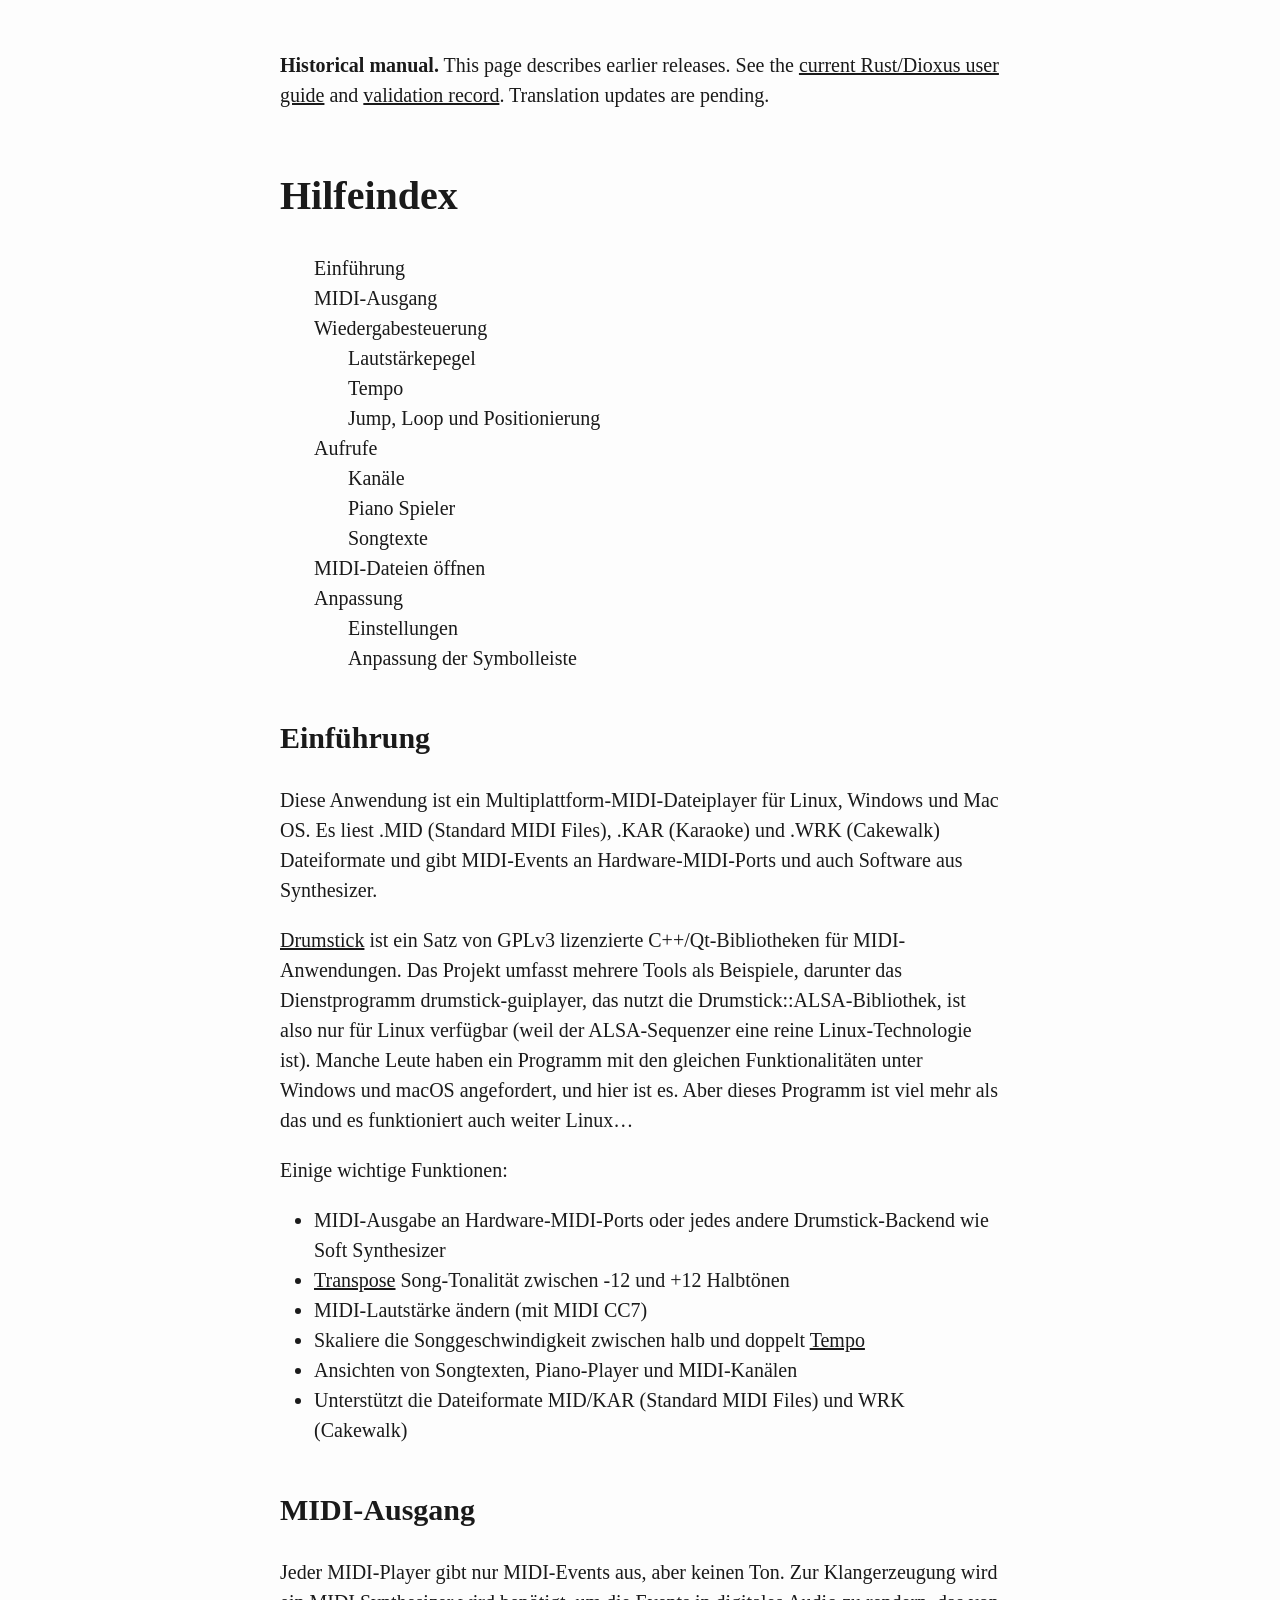
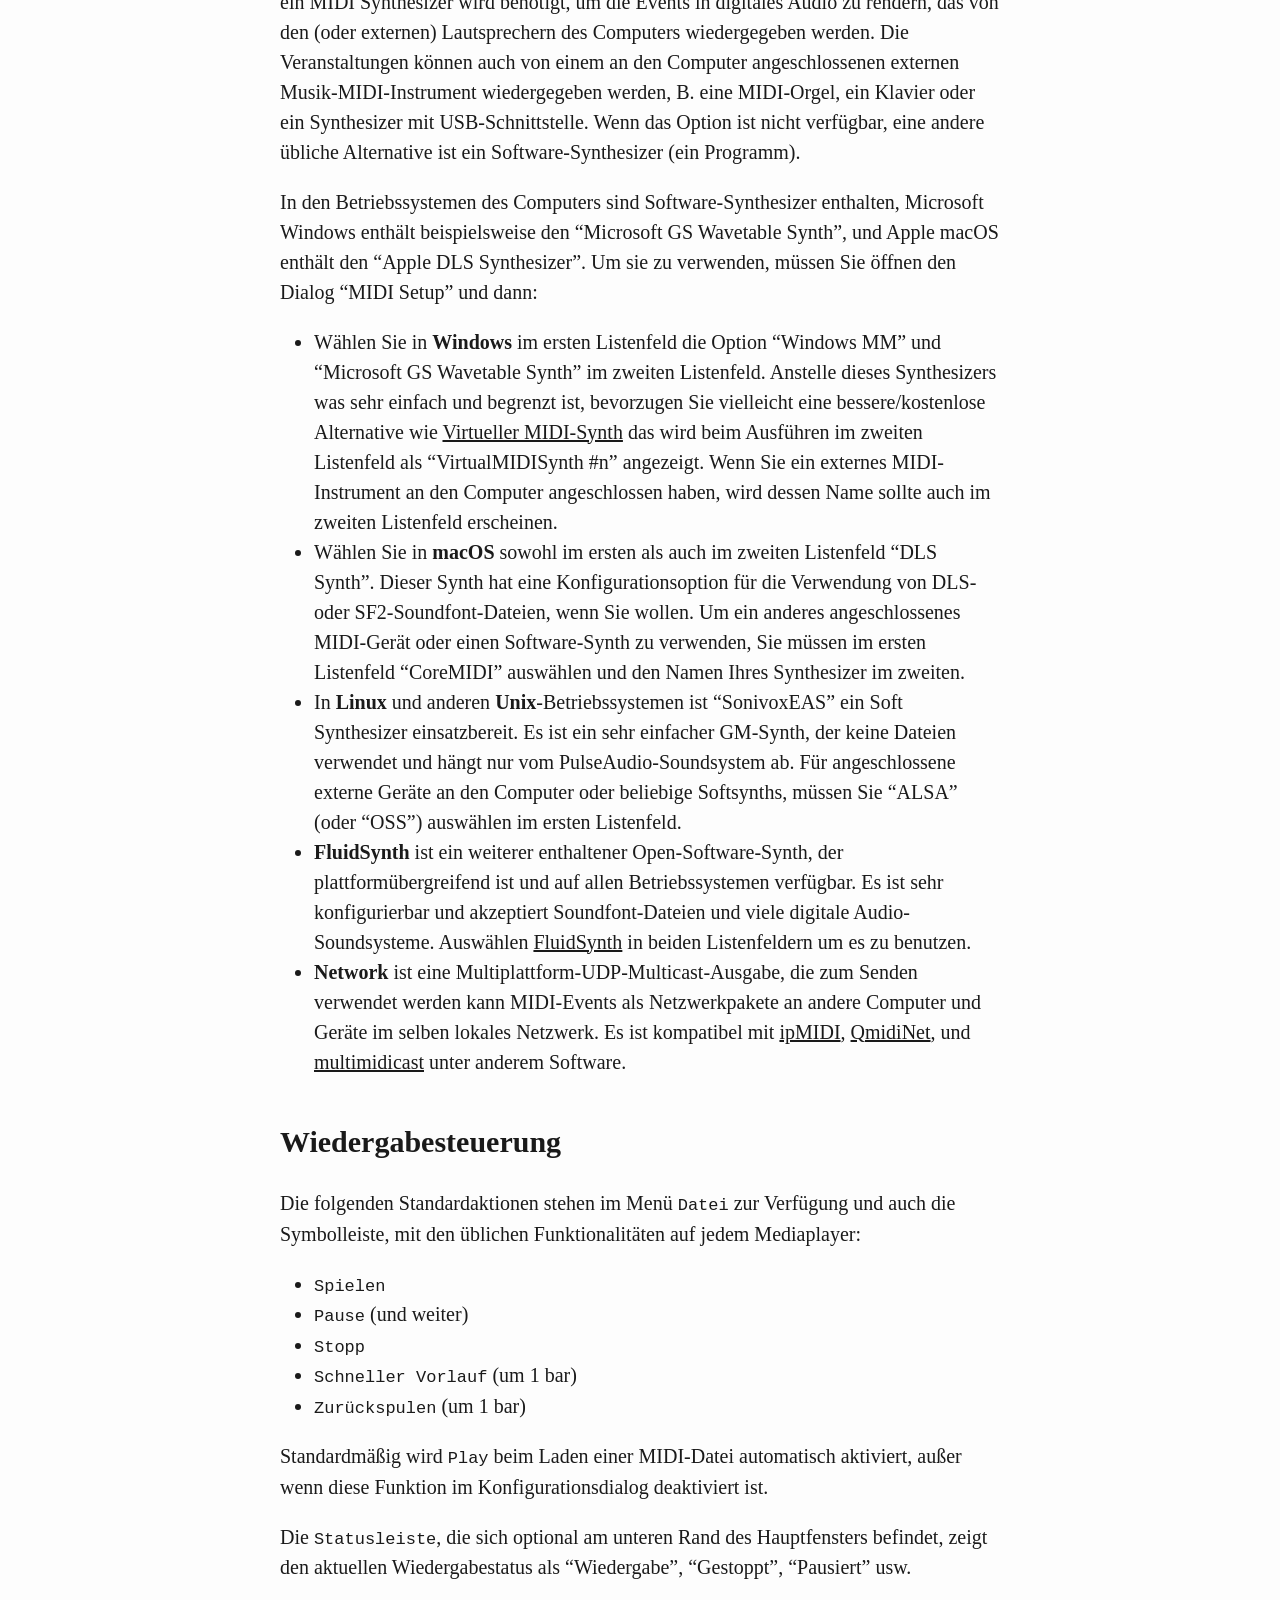
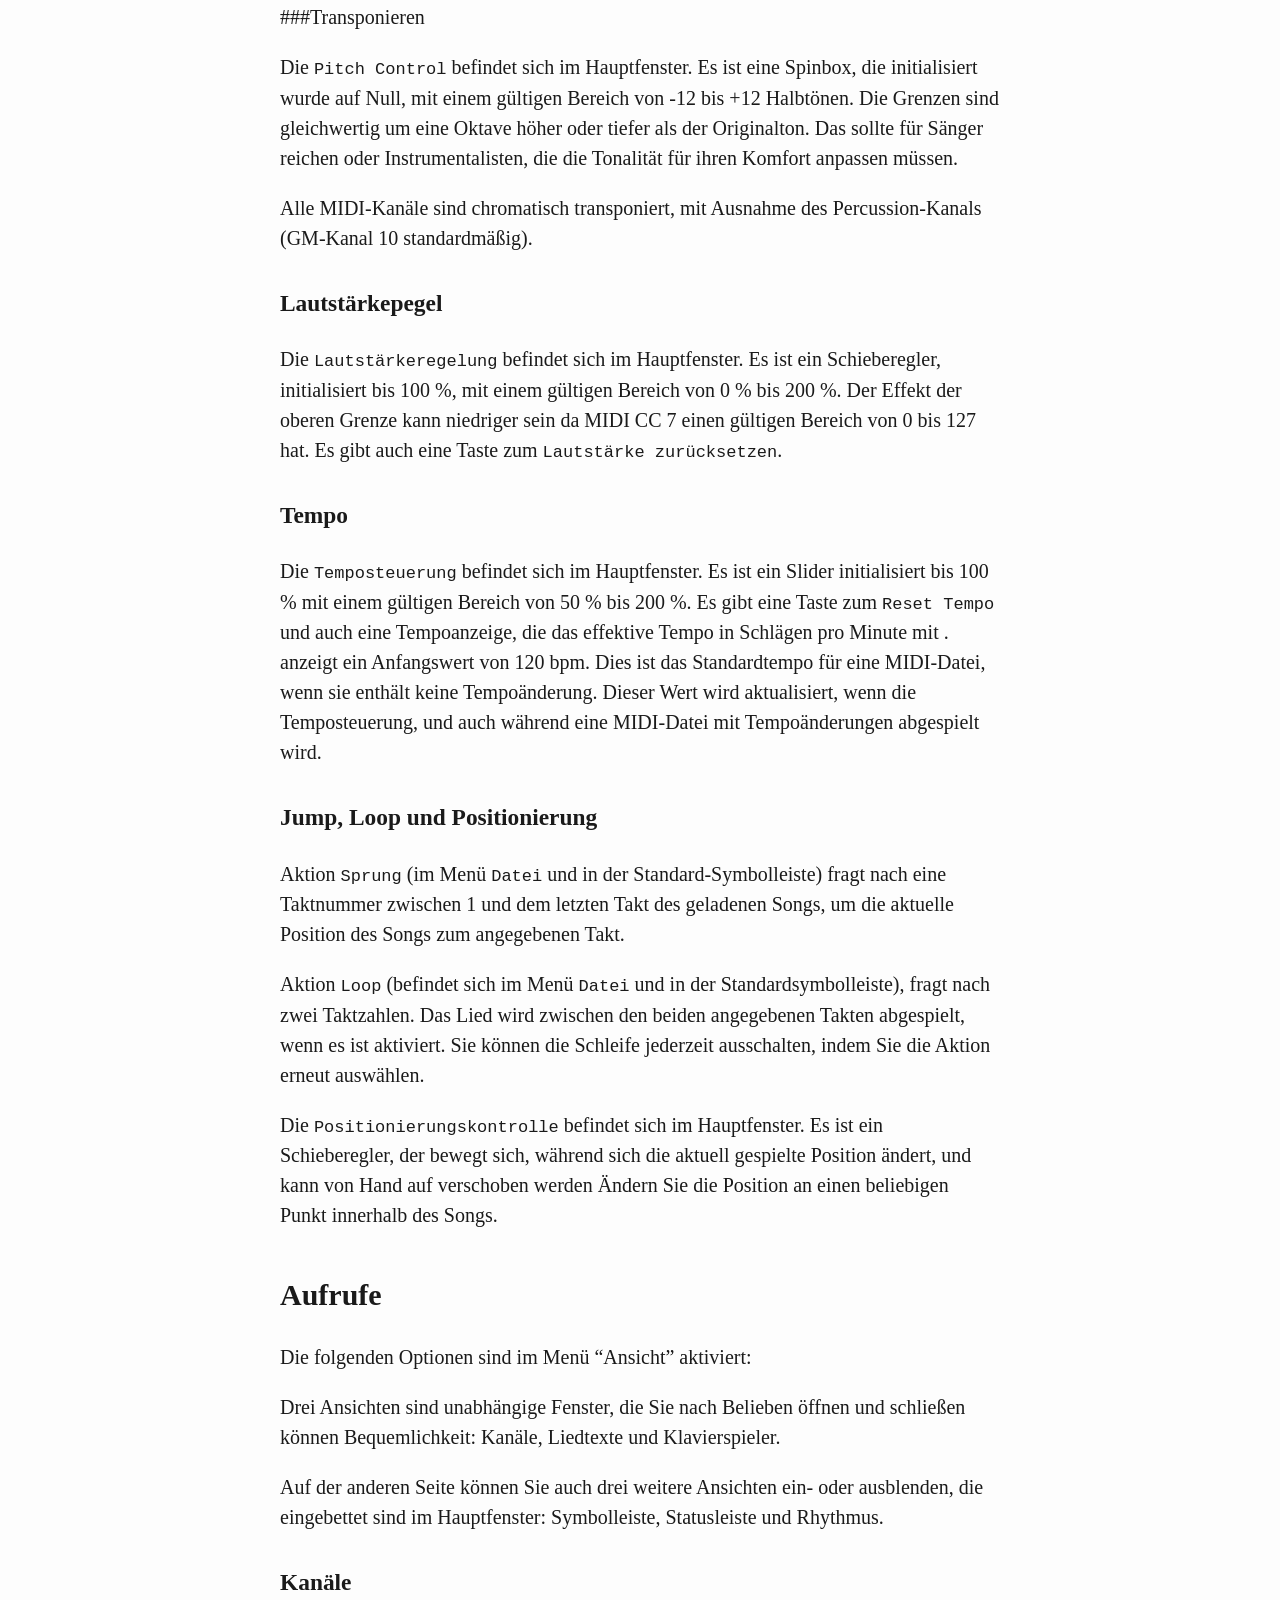
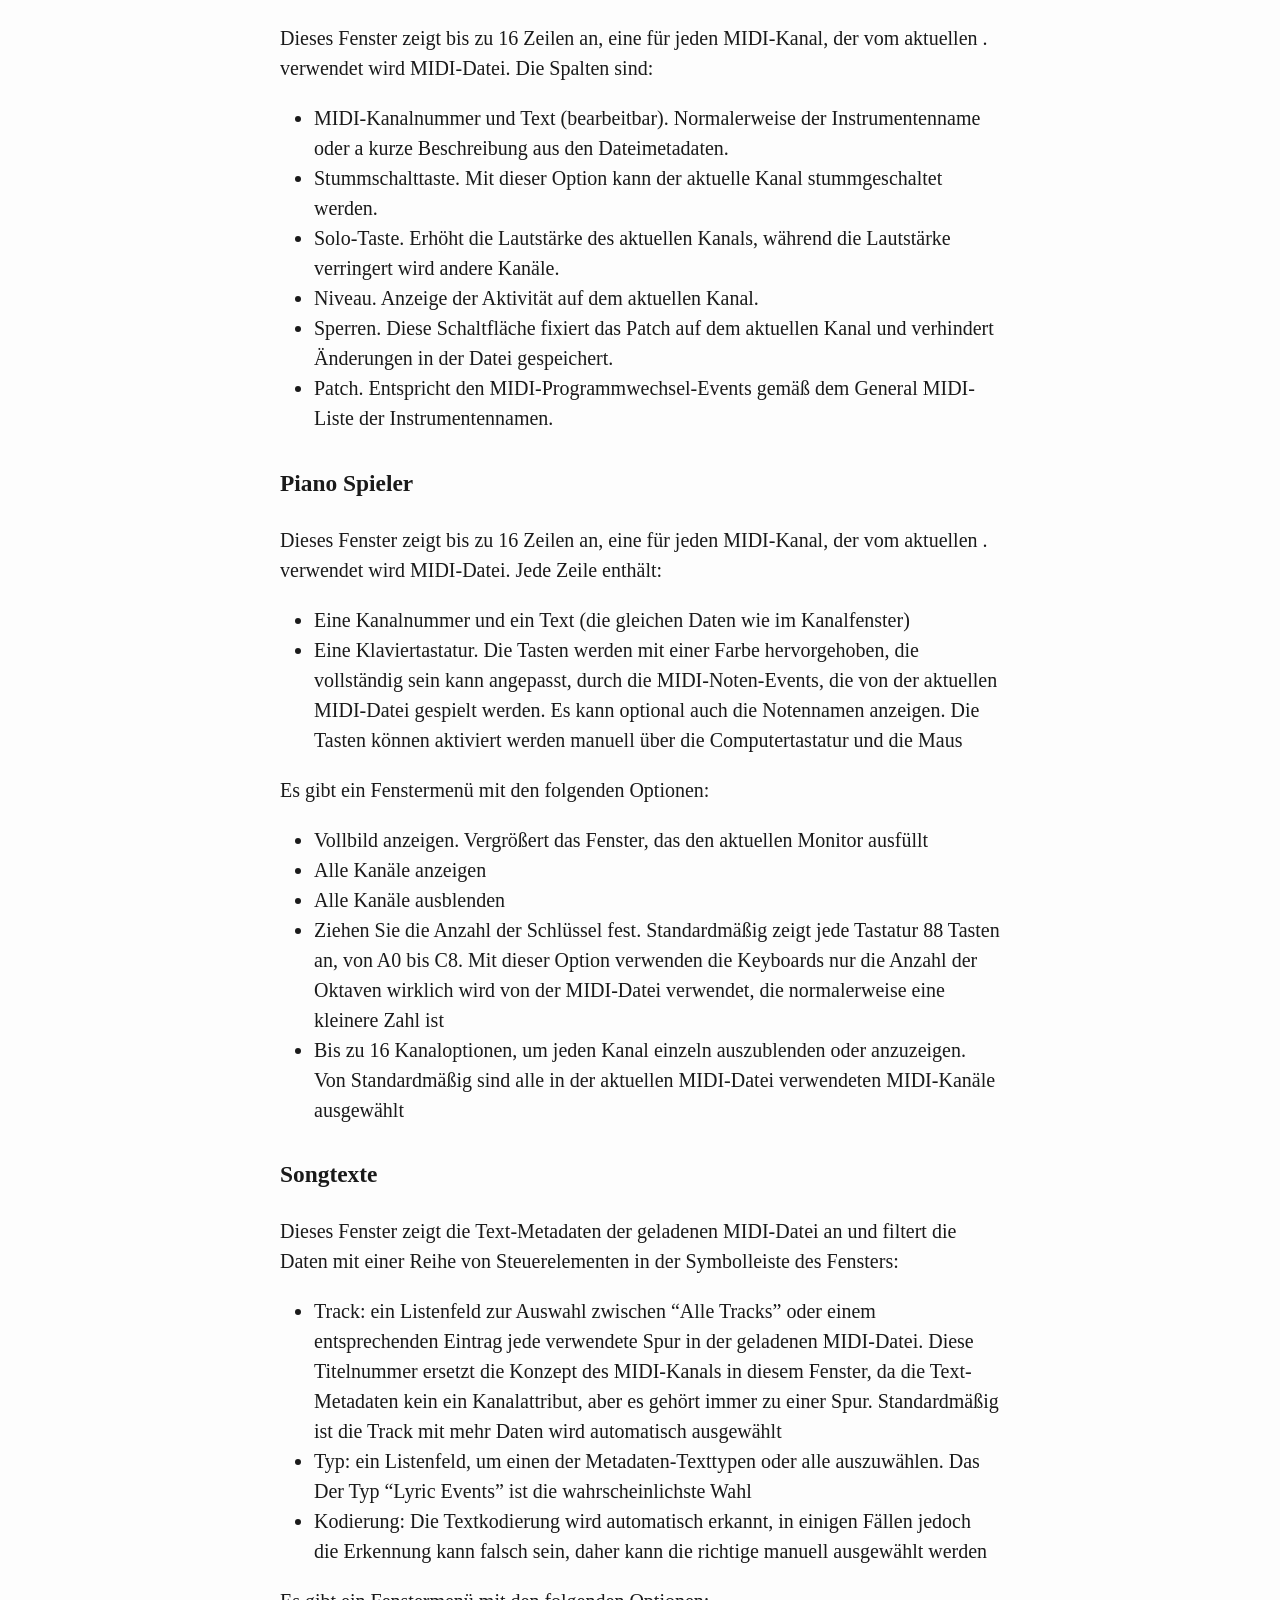
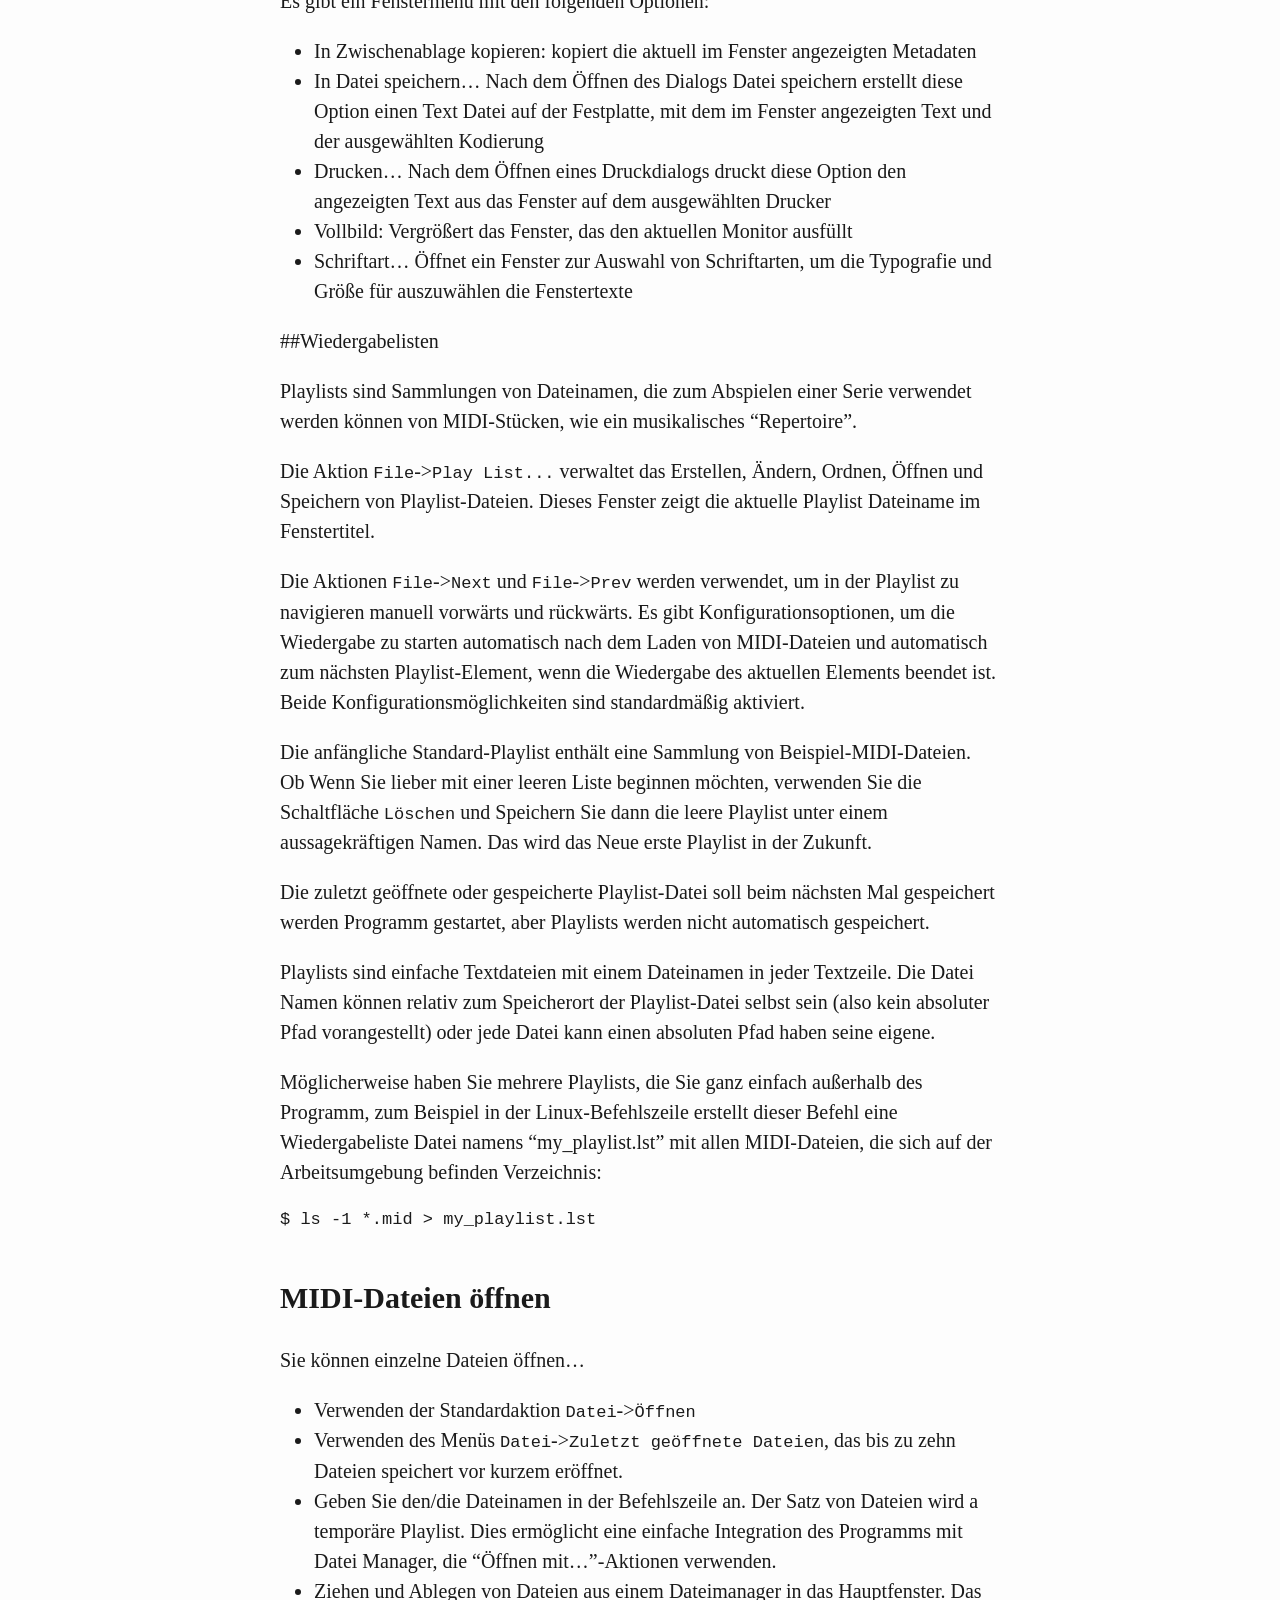
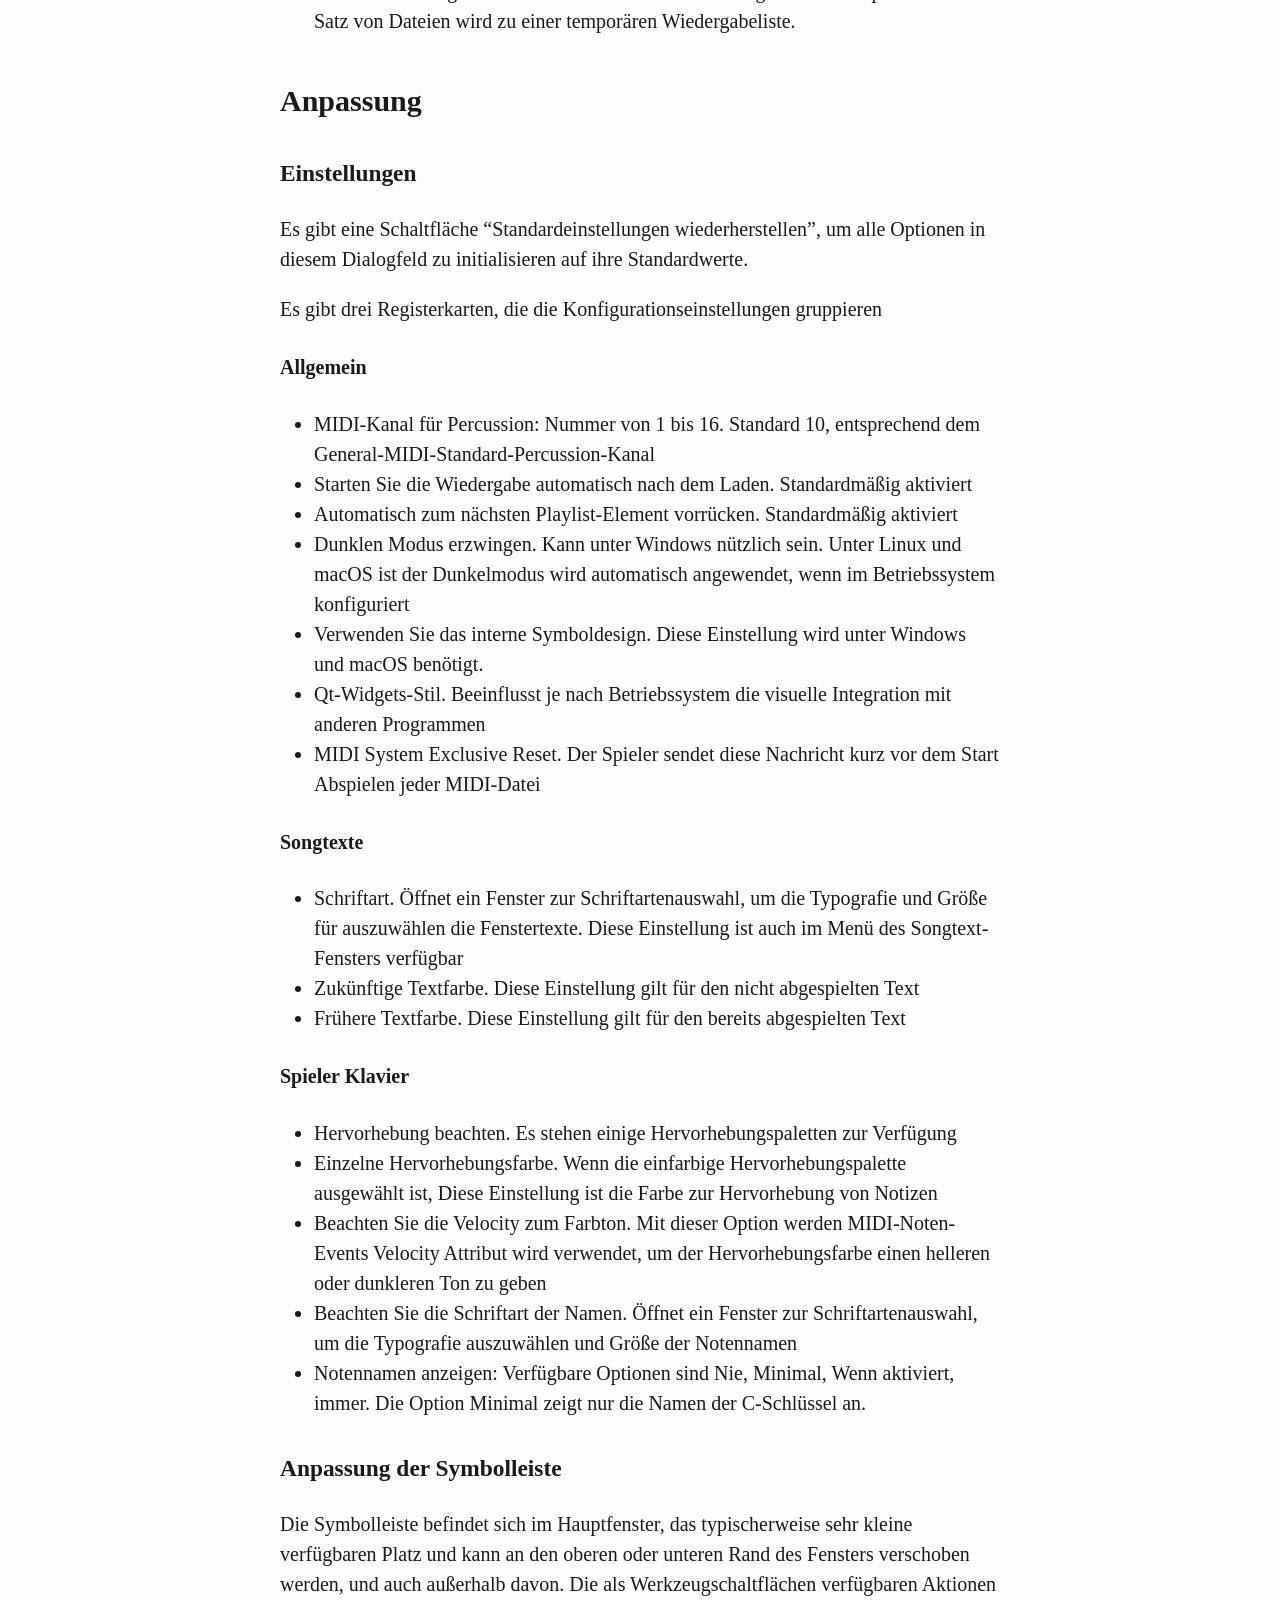
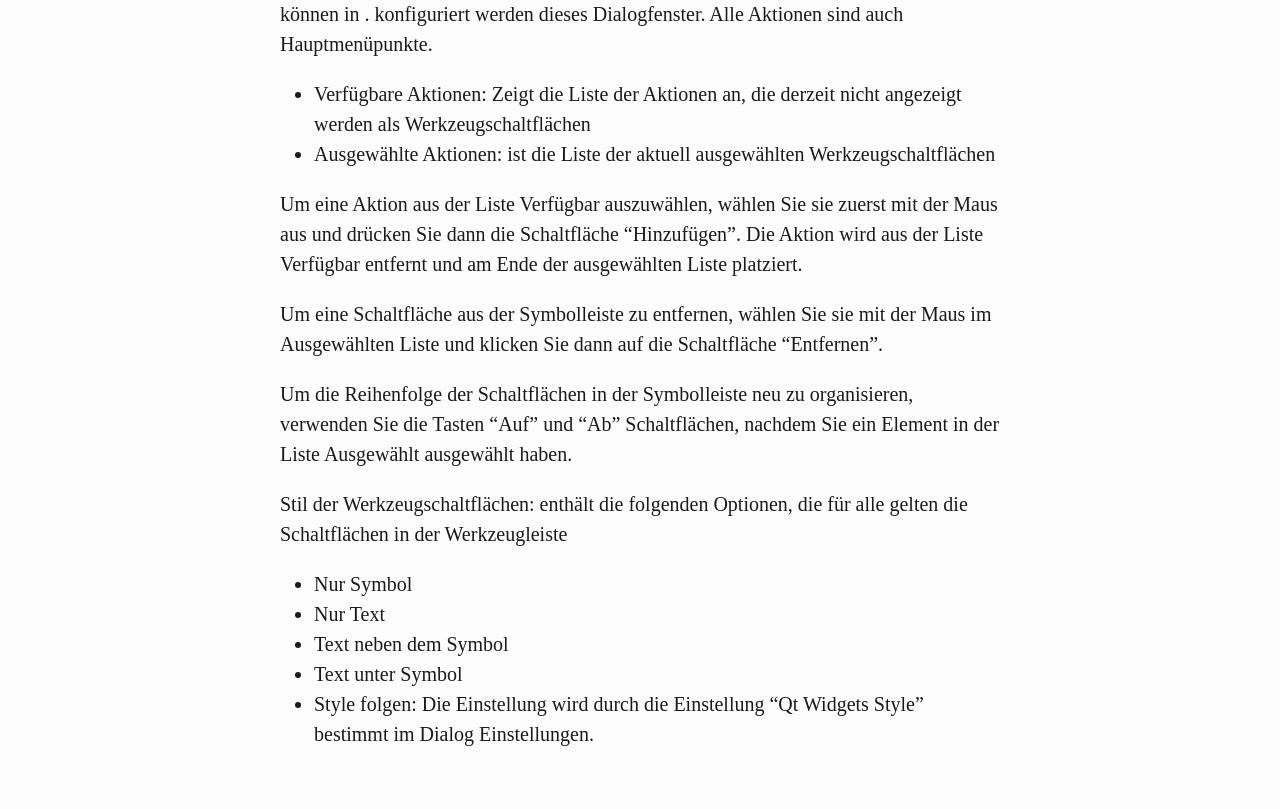
<file: docs/de/index.html>
<!DOCTYPE html PUBLIC "-//W3C//DTD XHTML 1.0 Transitional//EN" "http://www.w3.org/TR/xhtml1/DTD/xhtml1-transitional.dtd">
<html xmlns="http://www.w3.org/1999/xhtml">
<head>
  <meta http-equiv="Content-Type" content="text/html; charset=utf-8" />
  <meta http-equiv="Content-Style-Type" content="text/css" />
  <meta name="generator" content="pandoc" />
  <title>Hilfeindex</title>
  <style type="text/css">
    html {
      line-height: 1.5;
      font-family: Georgia, serif;
      font-size: 20px;
      color: #1a1a1a;
      background-color: #fdfdfd;
    }
    body {
      margin: 0 auto;
      max-width: 36em;
      padding-left: 50px;
      padding-right: 50px;
      padding-top: 50px;
      padding-bottom: 50px;
      hyphens: auto;
      word-wrap: break-word;
      text-rendering: optimizeLegibility;
      font-kerning: normal;
    }
    @media (max-width: 600px) {
      body {
        font-size: 0.9em;
        padding: 1em;
      }
    }
    @media print {
      body {
        background-color: transparent;
        color: black;
        font-size: 12pt;
      }
      p, h2, h3 {
        orphans: 3;
        widows: 3;
      }
      h2, h3, h4 {
        page-break-after: avoid;
      }
    }
    p {
      margin: 1em 0;
    }
    a {
      color: #1a1a1a;
    }
    a:visited {
      color: #1a1a1a;
    }
    img {
      max-width: 100%;
    }
    h1, h2, h3, h4, h5, h6 {
      margin-top: 1.4em;
    }
    h5, h6 {
      font-size: 1em;
      font-style: italic;
    }
    h6 {
      font-weight: normal;
    }
    ol, ul {
      padding-left: 1.7em;
      margin-top: 1em;
    }
    li > ol, li > ul {
      margin-top: 0;
    }
    blockquote {
      margin: 1em 0 1em 1.7em;
      padding-left: 1em;
      border-left: 2px solid #e6e6e6;
      color: #606060;
    }
    code {
      font-family: Menlo, Monaco, 'Lucida Console', Consolas, monospace;
      font-size: 85%;
      margin: 0;
    }
    pre {
      margin: 1em 0;
      overflow: auto;
    }
    pre code {
      padding: 0;
      overflow: visible;
    }
    .sourceCode {
     background-color: transparent;
     overflow: visible;
    }
    hr {
      background-color: #1a1a1a;
      border: none;
      height: 1px;
      margin: 1em 0;
    }
    table {
      margin: 1em 0;
      border-collapse: collapse;
      width: 100%;
      overflow-x: auto;
      display: block;
      font-variant-numeric: lining-nums tabular-nums;
    }
    table caption {
      margin-bottom: 0.75em;
    }
    tbody {
      margin-top: 0.5em;
      border-top: 1px solid #1a1a1a;
      border-bottom: 1px solid #1a1a1a;
    }
    th {
      border-top: 1px solid #1a1a1a;
      padding: 0.25em 0.5em 0.25em 0.5em;
    }
    td {
      padding: 0.125em 0.5em 0.25em 0.5em;
    }
    header {
      margin-bottom: 4em;
      text-align: center;
    }
    #TOC li {
      list-style: none;
    }
    #TOC a:not(:hover) {
      text-decoration: none;
    }
    code{white-space: pre-wrap;}
    span.smallcaps{font-variant: small-caps;}
    span.underline{text-decoration: underline;}
    div.column{display: inline-block; vertical-align: top; width: 50%;}
    div.hanging-indent{margin-left: 1.5em; text-indent: -1.5em;}
    ul.task-list{list-style: none;}
    .display.math{display: block; text-align: center; margin: 0.5rem auto;}
  </style>
</head>
<body>
<aside role="note"><strong>Historical manual.</strong> This page describes earlier releases. See the <a href="../USER_GUIDE.md">current Rust/Dioxus user guide</a> and <a href="../VALIDATION.md">validation record</a>. Translation updates are pending.</aside>

<div id="header">
<h1 class="title">Hilfeindex</h1>
</div>
<div id="TOC">
<ul>
<li><a href="#einführung">Einführung</a></li>
<li><a href="#midi-ausgang">MIDI-Ausgang</a></li>
<li><a href="#wiedergabesteuerung">Wiedergabesteuerung</a>
<ul>
<li><a href="#lautstärkepegel">Lautstärkepegel</a></li>
<li><a href="#tempo">Tempo</a></li>
<li><a href="#jump-loop-und-positionierung">Jump, Loop und Positionierung</a></li>
</ul></li>
<li><a href="#aufrufe">Aufrufe</a>
<ul>
<li><a href="#kanäle">Kanäle</a></li>
<li><a href="#piano-spieler">Piano Spieler</a></li>
<li><a href="#songtexte">Songtexte</a></li>
</ul></li>
<li><a href="#midi-dateien-öffnen">MIDI-Dateien öffnen</a></li>
<li><a href="#anpassung">Anpassung</a>
<ul>
<li><a href="#einstellungen">Einstellungen</a></li>
<li><a href="#anpassung-der-symbolleiste">Anpassung der Symbolleiste</a></li>
</ul></li>
</ul>
</div>
<h2 id="einführung">Einführung</h2>
<p>Diese Anwendung ist ein Multiplattform-MIDI-Dateiplayer für Linux, Windows und Mac OS. Es liest .MID (Standard MIDI Files), .KAR (Karaoke) und .WRK (Cakewalk) Dateiformate und gibt MIDI-Events an Hardware-MIDI-Ports und auch Software aus Synthesizer.</p>
<p><a href="https://drumstick.sourceforge.io">Drumstick</a> ist ein Satz von GPLv3 lizenzierte C++/Qt-Bibliotheken für MIDI-Anwendungen. Das Projekt umfasst mehrere Tools als Beispiele, darunter das Dienstprogramm drumstick-guiplayer, das nutzt die Drumstick::ALSA-Bibliothek, ist also nur für Linux verfügbar (weil der ALSA-Sequenzer eine reine Linux-Technologie ist). Manche Leute haben ein Programm mit den gleichen Funktionalitäten unter Windows und macOS angefordert, und hier ist es. Aber dieses Programm ist viel mehr als das und es funktioniert auch weiter Linux…</p>
<p>Einige wichtige Funktionen:</p>
<ul>
<li>MIDI-Ausgabe an Hardware-MIDI-Ports oder jedes andere Drumstick-Backend wie Soft Synthesizer</li>
<li><a href="https://de.wikipedia.org/wiki/Transposition_(Musik)">Transpose</a> Song-Tonalität zwischen -12 und +12 Halbtönen</li>
<li>MIDI-Lautstärke ändern (mit MIDI CC7)</li>
<li>Skaliere die Songgeschwindigkeit zwischen halb und doppelt <a href="https://de.wikipedia.org/wiki/Tempo_(Musik)">Tempo</a></li>
<li>Ansichten von Songtexten, Piano-Player und MIDI-Kanälen</li>
<li>Unterstützt die Dateiformate MID/KAR (Standard MIDI Files) und WRK (Cakewalk)</li>
</ul>
<h2 id="midi-ausgang">MIDI-Ausgang</h2>
<p>Jeder MIDI-Player gibt nur MIDI-Events aus, aber keinen Ton. Zur Klangerzeugung wird ein MIDI Synthesizer wird benötigt, um die Events in digitales Audio zu rendern, das von den (oder externen) Lautsprechern des Computers wiedergegeben werden. Die Veranstaltungen können auch von einem an den Computer angeschlossenen externen Musik-MIDI-Instrument wiedergegeben werden, B. eine MIDI-Orgel, ein Klavier oder ein Synthesizer mit USB-Schnittstelle. Wenn das Option ist nicht verfügbar, eine andere übliche Alternative ist ein Software-Synthesizer (ein Programm).</p>
<p>In den Betriebssystemen des Computers sind Software-Synthesizer enthalten, Microsoft Windows enthält beispielsweise den “Microsoft GS Wavetable Synth”, und Apple macOS enthält den “Apple DLS Synthesizer”. Um sie zu verwenden, müssen Sie öffnen den Dialog “MIDI Setup” und dann:</p>
<ul>
<li>Wählen Sie in <strong>Windows</strong> im ersten Listenfeld die Option “Windows MM” und “Microsoft GS Wavetable Synth” im zweiten Listenfeld. Anstelle dieses Synthesizers was sehr einfach und begrenzt ist, bevorzugen Sie vielleicht eine bessere/kostenlose Alternative wie <a href="https://coolsoft.altervista.org/en/virtualmidisynth">Virtueller MIDI-Synth</a> das wird beim Ausführen im zweiten Listenfeld als “VirtualMIDISynth #n” angezeigt. Wenn Sie ein externes MIDI-Instrument an den Computer angeschlossen haben, wird dessen Name sollte auch im zweiten Listenfeld erscheinen.</li>
<li>Wählen Sie in <strong>macOS</strong> sowohl im ersten als auch im zweiten Listenfeld “DLS Synth”. Dieser Synth hat eine Konfigurationsoption für die Verwendung von DLS- oder SF2-Soundfont-Dateien, wenn Sie wollen. Um ein anderes angeschlossenes MIDI-Gerät oder einen Software-Synth zu verwenden, Sie müssen im ersten Listenfeld “CoreMIDI” auswählen und den Namen Ihres Synthesizer im zweiten.</li>
<li>In <strong>Linux</strong> und anderen <strong>Unix</strong>-Betriebssystemen ist “SonivoxEAS” ein Soft Synthesizer einsatzbereit. Es ist ein sehr einfacher GM-Synth, der keine Dateien verwendet und hängt nur vom PulseAudio-Soundsystem ab. Für angeschlossene externe Geräte an den Computer oder beliebige Softsynths, müssen Sie “ALSA” (oder “OSS”) auswählen im ersten Listenfeld.</li>
<li><strong>FluidSynth</strong> ist ein weiterer enthaltener Open-Software-Synth, der plattformübergreifend ist und auf allen Betriebssystemen verfügbar. Es ist sehr konfigurierbar und akzeptiert Soundfont-Dateien und viele digitale Audio-Soundsysteme. Auswählen <a href="https://github.com/FluidSynth/fluidsynth">FluidSynth</a> in beiden Listenfeldern um es zu benutzen.</li>
<li><strong>Network</strong> ist eine Multiplattform-UDP-Multicast-Ausgabe, die zum Senden verwendet werden kann MIDI-Events als Netzwerkpakete an andere Computer und Geräte im selben lokales Netzwerk. Es ist kompatibel mit <a href="https://www.nerds.de/en/ipmidi.html">ipMIDI</a>, <a href="https://qmidinet.sourceforge.io/">QmidiNet</a>, und <a href="https://llg.cubic.org/tools/multimidicast/">multimidicast</a> unter anderem Software.</li>
</ul>
<h2 id="wiedergabesteuerung">Wiedergabesteuerung</h2>
<p>Die folgenden Standardaktionen stehen im Menü <code>Datei</code> zur Verfügung und auch die Symbolleiste, mit den üblichen Funktionalitäten auf jedem Mediaplayer:</p>
<ul>
<li><code>Spielen</code></li>
<li><code>Pause</code> (und weiter)</li>
<li><code>Stopp</code></li>
<li><code>Schneller Vorlauf</code> (um 1 bar)</li>
<li><code>Zurückspulen</code> (um 1 bar)</li>
</ul>
<p>Standardmäßig wird <code>Play</code> beim Laden einer MIDI-Datei automatisch aktiviert, außer wenn diese Funktion im Konfigurationsdialog deaktiviert ist.</p>
<p>Die <code>Statusleiste</code>, die sich optional am unteren Rand des Hauptfensters befindet, zeigt den aktuellen Wiedergabestatus als “Wiedergabe”, “Gestoppt”, “Pausiert” usw.</p>
<p>###Transponieren</p>
<p>Die <code>Pitch Control</code> befindet sich im Hauptfenster. Es ist eine Spinbox, die initialisiert wurde auf Null, mit einem gültigen Bereich von -12 bis +12 Halbtönen. Die Grenzen sind gleichwertig um eine Oktave höher oder tiefer als der Originalton. Das sollte für Sänger reichen oder Instrumentalisten, die die Tonalität für ihren Komfort anpassen müssen.</p>
<p>Alle MIDI-Kanäle sind chromatisch transponiert, mit Ausnahme des Percussion-Kanals (GM-Kanal 10 standardmäßig).</p>
<h3 id="lautstärkepegel">Lautstärkepegel</h3>
<p>Die <code>Lautstärkeregelung</code> befindet sich im Hauptfenster. Es ist ein Schieberegler, initialisiert bis 100 %, mit einem gültigen Bereich von 0 % bis 200 %. Der Effekt der oberen Grenze kann niedriger sein da MIDI CC 7 einen gültigen Bereich von 0 bis 127 hat. Es gibt auch eine Taste zum <code>Lautstärke zurücksetzen</code>.</p>
<h3 id="tempo">Tempo</h3>
<p>Die <code>Temposteuerung</code> befindet sich im Hauptfenster. Es ist ein Slider initialisiert bis 100 % mit einem gültigen Bereich von 50 % bis 200 %. Es gibt eine Taste zum <code>Reset Tempo</code> und auch eine Tempoanzeige, die das effektive Tempo in Schlägen pro Minute mit . anzeigt ein Anfangswert von 120 bpm. Dies ist das Standardtempo für eine MIDI-Datei, wenn sie enthält keine Tempoänderung. Dieser Wert wird aktualisiert, wenn die Temposteuerung, und auch während eine MIDI-Datei mit Tempoänderungen abgespielt wird.</p>
<h3 id="jump-loop-und-positionierung">Jump, Loop und Positionierung</h3>
<p>Aktion <code>Sprung</code> (im Menü <code>Datei</code> und in der Standard-Symbolleiste) fragt nach eine Taktnummer zwischen 1 und dem letzten Takt des geladenen Songs, um die aktuelle Position des Songs zum angegebenen Takt.</p>
<p>Aktion <code>Loop</code> (befindet sich im Menü <code>Datei</code> und in der Standardsymbolleiste), fragt nach zwei Taktzahlen. Das Lied wird zwischen den beiden angegebenen Takten abgespielt, wenn es ist aktiviert. Sie können die Schleife jederzeit ausschalten, indem Sie die Aktion erneut auswählen.</p>
<p>Die <code>Positionierungskontrolle</code> befindet sich im Hauptfenster. Es ist ein Schieberegler, der bewegt sich, während sich die aktuell gespielte Position ändert, und kann von Hand auf verschoben werden Ändern Sie die Position an einen beliebigen Punkt innerhalb des Songs.</p>
<h2 id="aufrufe">Aufrufe</h2>
<p>Die folgenden Optionen sind im Menü “Ansicht” aktiviert:</p>
<p>Drei Ansichten sind unabhängige Fenster, die Sie nach Belieben öffnen und schließen können Bequemlichkeit: Kanäle, Liedtexte und Klavierspieler.</p>
<p>Auf der anderen Seite können Sie auch drei weitere Ansichten ein- oder ausblenden, die eingebettet sind im Hauptfenster: Symbolleiste, Statusleiste und Rhythmus.</p>
<h3 id="kanäle">Kanäle</h3>
<p>Dieses Fenster zeigt bis zu 16 Zeilen an, eine für jeden MIDI-Kanal, der vom aktuellen . verwendet wird MIDI-Datei. Die Spalten sind:</p>
<ul>
<li>MIDI-Kanalnummer und Text (bearbeitbar). Normalerweise der Instrumentenname oder a kurze Beschreibung aus den Dateimetadaten.</li>
<li>Stummschalttaste. Mit dieser Option kann der aktuelle Kanal stummgeschaltet werden.</li>
<li>Solo-Taste. Erhöht die Lautstärke des aktuellen Kanals, während die Lautstärke verringert wird andere Kanäle.</li>
<li>Niveau. Anzeige der Aktivität auf dem aktuellen Kanal.</li>
<li>Sperren. Diese Schaltfläche fixiert das Patch auf dem aktuellen Kanal und verhindert Änderungen in der Datei gespeichert.</li>
<li>Patch. Entspricht den MIDI-Programmwechsel-Events gemäß dem General MIDI-Liste der Instrumentennamen.</li>
</ul>
<h3 id="piano-spieler">Piano Spieler</h3>
<p>Dieses Fenster zeigt bis zu 16 Zeilen an, eine für jeden MIDI-Kanal, der vom aktuellen . verwendet wird MIDI-Datei. Jede Zeile enthält:</p>
<ul>
<li>Eine Kanalnummer und ein Text (die gleichen Daten wie im Kanalfenster)</li>
<li>Eine Klaviertastatur. Die Tasten werden mit einer Farbe hervorgehoben, die vollständig sein kann angepasst, durch die MIDI-Noten-Events, die von der aktuellen MIDI-Datei gespielt werden. Es kann optional auch die Notennamen anzeigen. Die Tasten können aktiviert werden manuell über die Computertastatur und die Maus</li>
</ul>
<p>Es gibt ein Fenstermenü mit den folgenden Optionen:</p>
<ul>
<li>Vollbild anzeigen. Vergrößert das Fenster, das den aktuellen Monitor ausfüllt</li>
<li>Alle Kanäle anzeigen</li>
<li>Alle Kanäle ausblenden</li>
<li>Ziehen Sie die Anzahl der Schlüssel fest. Standardmäßig zeigt jede Tastatur 88 Tasten an, von A0 bis C8. Mit dieser Option verwenden die Keyboards nur die Anzahl der Oktaven wirklich wird von der MIDI-Datei verwendet, die normalerweise eine kleinere Zahl ist</li>
<li>Bis zu 16 Kanaloptionen, um jeden Kanal einzeln auszublenden oder anzuzeigen. Von Standardmäßig sind alle in der aktuellen MIDI-Datei verwendeten MIDI-Kanäle ausgewählt</li>
</ul>
<h3 id="songtexte">Songtexte</h3>
<p>Dieses Fenster zeigt die Text-Metadaten der geladenen MIDI-Datei an und filtert die Daten mit einer Reihe von Steuerelementen in der Symbolleiste des Fensters:</p>
<ul>
<li>Track: ein Listenfeld zur Auswahl zwischen “Alle Tracks” oder einem entsprechenden Eintrag jede verwendete Spur in der geladenen MIDI-Datei. Diese Titelnummer ersetzt die Konzept des MIDI-Kanals in diesem Fenster, da die Text-Metadaten kein ein Kanalattribut, aber es gehört immer zu einer Spur. Standardmäßig ist die Track mit mehr Daten wird automatisch ausgewählt</li>
<li>Typ: ein Listenfeld, um einen der Metadaten-Texttypen oder alle auszuwählen. Das Der Typ “Lyric Events” ist die wahrscheinlichste Wahl</li>
<li>Kodierung: Die Textkodierung wird automatisch erkannt, in einigen Fällen jedoch die Erkennung kann falsch sein, daher kann die richtige manuell ausgewählt werden</li>
</ul>
<p>Es gibt ein Fenstermenü mit den folgenden Optionen:</p>
<ul>
<li>In Zwischenablage kopieren: kopiert die aktuell im Fenster angezeigten Metadaten</li>
<li>In Datei speichern… Nach dem Öffnen des Dialogs Datei speichern erstellt diese Option einen Text Datei auf der Festplatte, mit dem im Fenster angezeigten Text und der ausgewählten Kodierung</li>
<li>Drucken… Nach dem Öffnen eines Druckdialogs druckt diese Option den angezeigten Text aus das Fenster auf dem ausgewählten Drucker</li>
<li>Vollbild: Vergrößert das Fenster, das den aktuellen Monitor ausfüllt</li>
<li>Schriftart… Öffnet ein Fenster zur Auswahl von Schriftarten, um die Typografie und Größe für auszuwählen die Fenstertexte</li>
</ul>
<p>##Wiedergabelisten</p>
<p>Playlists sind Sammlungen von Dateinamen, die zum Abspielen einer Serie verwendet werden können von MIDI-Stücken, wie ein musikalisches “Repertoire”.</p>
<p>Die Aktion <code>File</code>-&gt;<code>Play List...</code> verwaltet das Erstellen, Ändern, Ordnen, Öffnen und Speichern von Playlist-Dateien. Dieses Fenster zeigt die aktuelle Playlist Dateiname im Fenstertitel.</p>
<p>Die Aktionen <code>File</code>-&gt;<code>Next</code> und <code>File</code>-&gt;<code>Prev</code> werden verwendet, um in der Playlist zu navigieren manuell vorwärts und rückwärts. Es gibt Konfigurationsoptionen, um die Wiedergabe zu starten automatisch nach dem Laden von MIDI-Dateien und automatisch zum nächsten Playlist-Element, wenn die Wiedergabe des aktuellen Elements beendet ist. Beide Konfigurationsmöglichkeiten sind standardmäßig aktiviert.</p>
<p>Die anfängliche Standard-Playlist enthält eine Sammlung von Beispiel-MIDI-Dateien. Ob Wenn Sie lieber mit einer leeren Liste beginnen möchten, verwenden Sie die Schaltfläche <code>Löschen</code> und Speichern Sie dann die leere Playlist unter einem aussagekräftigen Namen. Das wird das Neue erste Playlist in der Zukunft.</p>
<p>Die zuletzt geöffnete oder gespeicherte Playlist-Datei soll beim nächsten Mal gespeichert werden Programm gestartet, aber Playlists werden nicht automatisch gespeichert.</p>
<p>Playlists sind einfache Textdateien mit einem Dateinamen in jeder Textzeile. Die Datei Namen können relativ zum Speicherort der Playlist-Datei selbst sein (also kein absoluter Pfad vorangestellt) oder jede Datei kann einen absoluten Pfad haben seine eigene.</p>
<p>Möglicherweise haben Sie mehrere Playlists, die Sie ganz einfach außerhalb des Programm, zum Beispiel in der Linux-Befehlszeile erstellt dieser Befehl eine Wiedergabeliste Datei namens “my_playlist.lst” mit allen MIDI-Dateien, die sich auf der Arbeitsumgebung befinden Verzeichnis:</p>
<pre><code>$ ls -1 *.mid &gt; my_playlist.lst</code></pre>
<h2 id="midi-dateien-öffnen">MIDI-Dateien öffnen</h2>
<p>Sie können einzelne Dateien öffnen…</p>
<ul>
<li>Verwenden der Standardaktion <code>Datei</code>-&gt;<code>Öffnen</code></li>
<li>Verwenden des Menüs <code>Datei</code>-&gt;<code>Zuletzt geöffnete Dateien</code>, das bis zu zehn Dateien speichert vor kurzem eröffnet.</li>
<li>Geben Sie den/die Dateinamen in der Befehlszeile an. Der Satz von Dateien wird a temporäre Playlist. Dies ermöglicht eine einfache Integration des Programms mit Datei Manager, die “Öffnen mit…”-Aktionen verwenden.</li>
<li>Ziehen und Ablegen von Dateien aus einem Dateimanager in das Hauptfenster. Das Satz von Dateien wird zu einer temporären Wiedergabeliste.</li>
</ul>
<h2 id="anpassung">Anpassung</h2>
<h3 id="einstellungen">Einstellungen</h3>
<p>Es gibt eine Schaltfläche “Standardeinstellungen wiederherstellen”, um alle Optionen in diesem Dialogfeld zu initialisieren auf ihre Standardwerte.</p>
<p>Es gibt drei Registerkarten, die die Konfigurationseinstellungen gruppieren</p>
<h4 id="allgemein">Allgemein</h4>
<ul>
<li>MIDI-Kanal für Percussion: Nummer von 1 bis 16. Standard 10, entsprechend dem General-MIDI-Standard-Percussion-Kanal</li>
<li>Starten Sie die Wiedergabe automatisch nach dem Laden. Standardmäßig aktiviert</li>
<li>Automatisch zum nächsten Playlist-Element vorrücken. Standardmäßig aktiviert</li>
<li>Dunklen Modus erzwingen. Kann unter Windows nützlich sein. Unter Linux und macOS ist der Dunkelmodus wird automatisch angewendet, wenn im Betriebssystem konfiguriert</li>
<li>Verwenden Sie das interne Symboldesign. Diese Einstellung wird unter Windows und macOS benötigt.</li>
<li>Qt-Widgets-Stil. Beeinflusst je nach Betriebssystem die visuelle Integration mit anderen Programmen</li>
<li>MIDI System Exclusive Reset. Der Spieler sendet diese Nachricht kurz vor dem Start Abspielen jeder MIDI-Datei</li>
</ul>
<h4 id="songtexte-1">Songtexte</h4>
<ul>
<li>Schriftart. Öffnet ein Fenster zur Schriftartenauswahl, um die Typografie und Größe für auszuwählen die Fenstertexte. Diese Einstellung ist auch im Menü des Songtext-Fensters verfügbar</li>
<li>Zukünftige Textfarbe. Diese Einstellung gilt für den nicht abgespielten Text</li>
<li>Frühere Textfarbe. Diese Einstellung gilt für den bereits abgespielten Text</li>
</ul>
<h4 id="spieler-klavier">Spieler Klavier</h4>
<ul>
<li>Hervorhebung beachten. Es stehen einige Hervorhebungspaletten zur Verfügung</li>
<li>Einzelne Hervorhebungsfarbe. Wenn die einfarbige Hervorhebungspalette ausgewählt ist, Diese Einstellung ist die Farbe zur Hervorhebung von Notizen</li>
<li>Beachten Sie die Velocity zum Farbton. Mit dieser Option werden MIDI-Noten-Events Velocity Attribut wird verwendet, um der Hervorhebungsfarbe einen helleren oder dunkleren Ton zu geben</li>
<li>Beachten Sie die Schriftart der Namen. Öffnet ein Fenster zur Schriftartenauswahl, um die Typografie auszuwählen und Größe der Notennamen</li>
<li>Notennamen anzeigen: Verfügbare Optionen sind Nie, Minimal, Wenn aktiviert, immer. Die Option Minimal zeigt nur die Namen der C-Schlüssel an.</li>
</ul>
<h3 id="anpassung-der-symbolleiste">Anpassung der Symbolleiste</h3>
<p>Die Symbolleiste befindet sich im Hauptfenster, das typischerweise sehr kleine verfügbaren Platz und kann an den oberen oder unteren Rand des Fensters verschoben werden, und auch außerhalb davon. Die als Werkzeugschaltflächen verfügbaren Aktionen können in . konfiguriert werden dieses Dialogfenster. Alle Aktionen sind auch Hauptmenüpunkte.</p>
<ul>
<li>Verfügbare Aktionen: Zeigt die Liste der Aktionen an, die derzeit nicht angezeigt werden als Werkzeugschaltflächen</li>
<li>Ausgewählte Aktionen: ist die Liste der aktuell ausgewählten Werkzeugschaltflächen</li>
</ul>
<p>Um eine Aktion aus der Liste Verfügbar auszuwählen, wählen Sie sie zuerst mit der Maus aus und drücken Sie dann die Schaltfläche “Hinzufügen”. Die Aktion wird aus der Liste Verfügbar entfernt und am Ende der ausgewählten Liste platziert.</p>
<p>Um eine Schaltfläche aus der Symbolleiste zu entfernen, wählen Sie sie mit der Maus im Ausgewählten Liste und klicken Sie dann auf die Schaltfläche “Entfernen”.</p>
<p>Um die Reihenfolge der Schaltflächen in der Symbolleiste neu zu organisieren, verwenden Sie die Tasten “Auf” und “Ab” Schaltflächen, nachdem Sie ein Element in der Liste Ausgewählt ausgewählt haben.</p>
<p>Stil der Werkzeugschaltflächen: enthält die folgenden Optionen, die für alle gelten die Schaltflächen in der Werkzeugleiste</p>
<ul>
<li>Nur Symbol</li>
<li>Nur Text</li>
<li>Text neben dem Symbol</li>
<li>Text unter Symbol</li>
<li>Style folgen: Die Einstellung wird durch die Einstellung “Qt Widgets Style” bestimmt im Dialog Einstellungen.</li>
</ul>
</body>
</html>
</file>
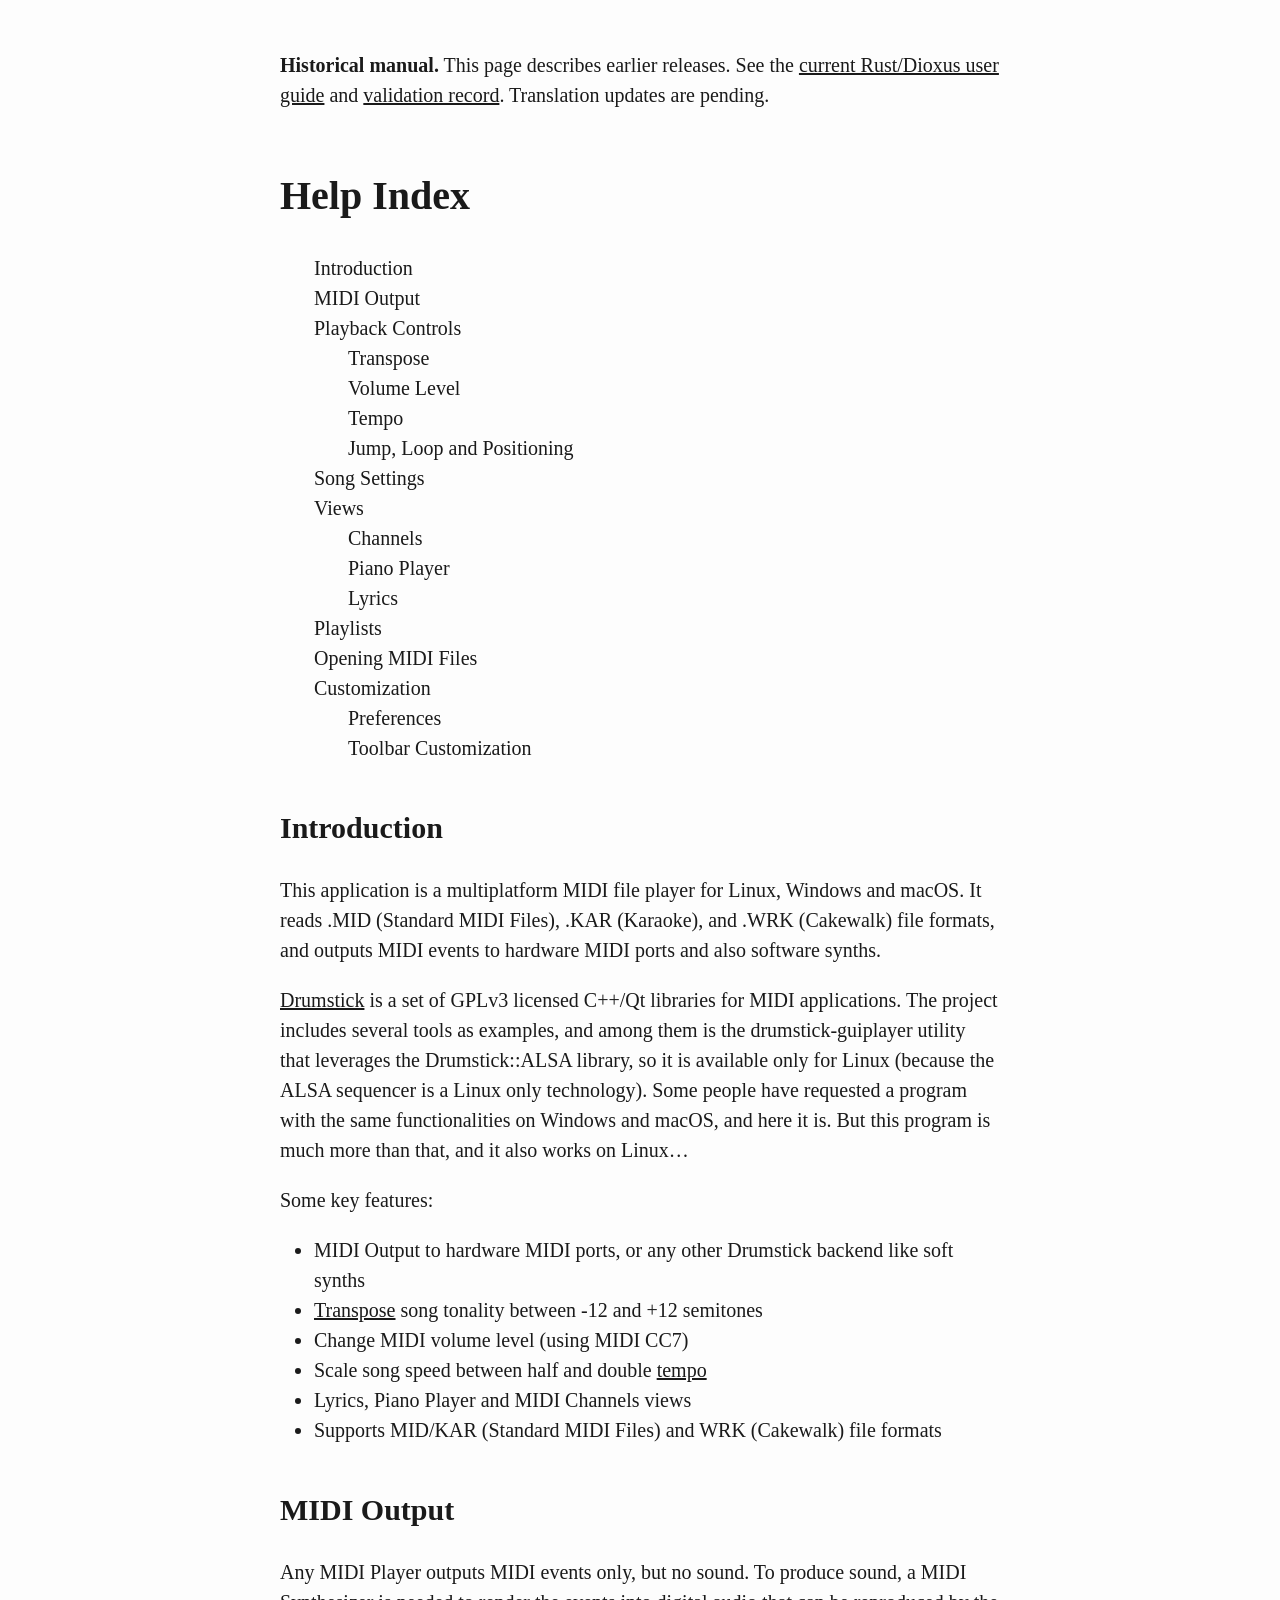
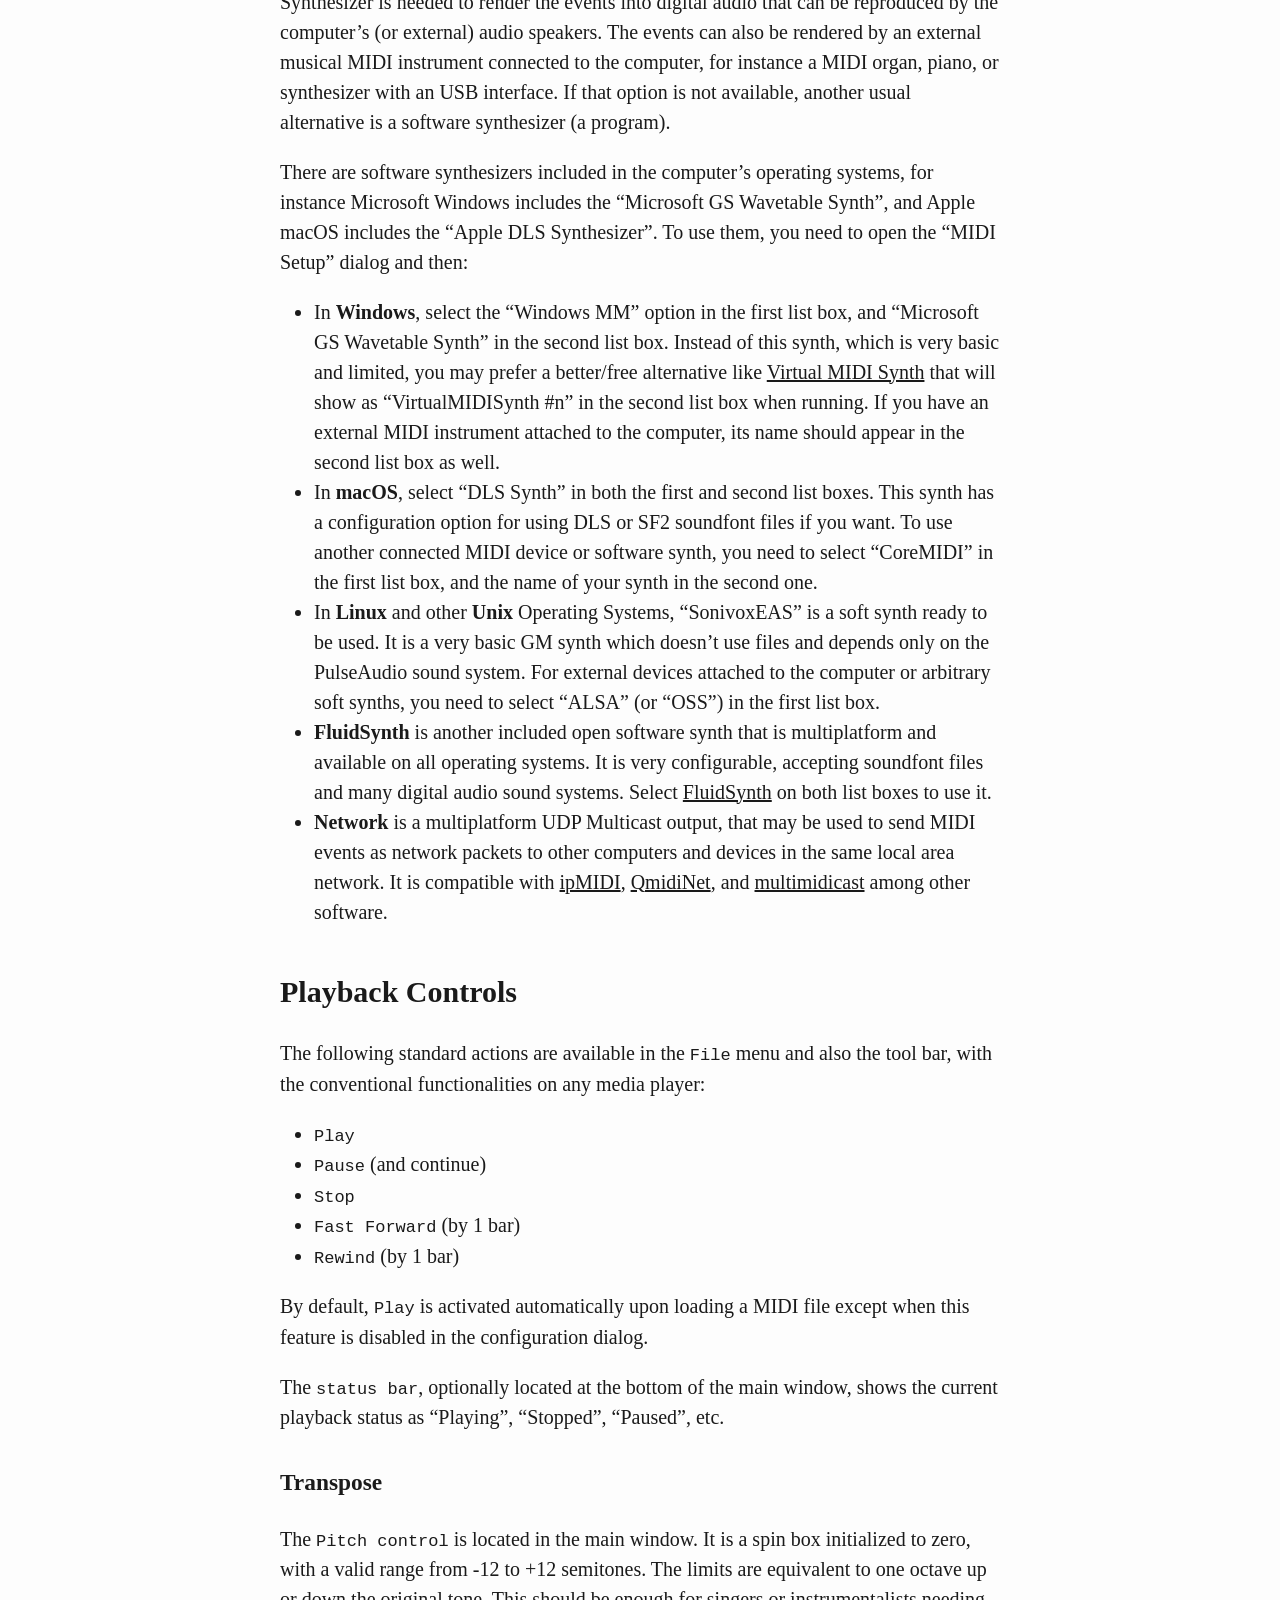
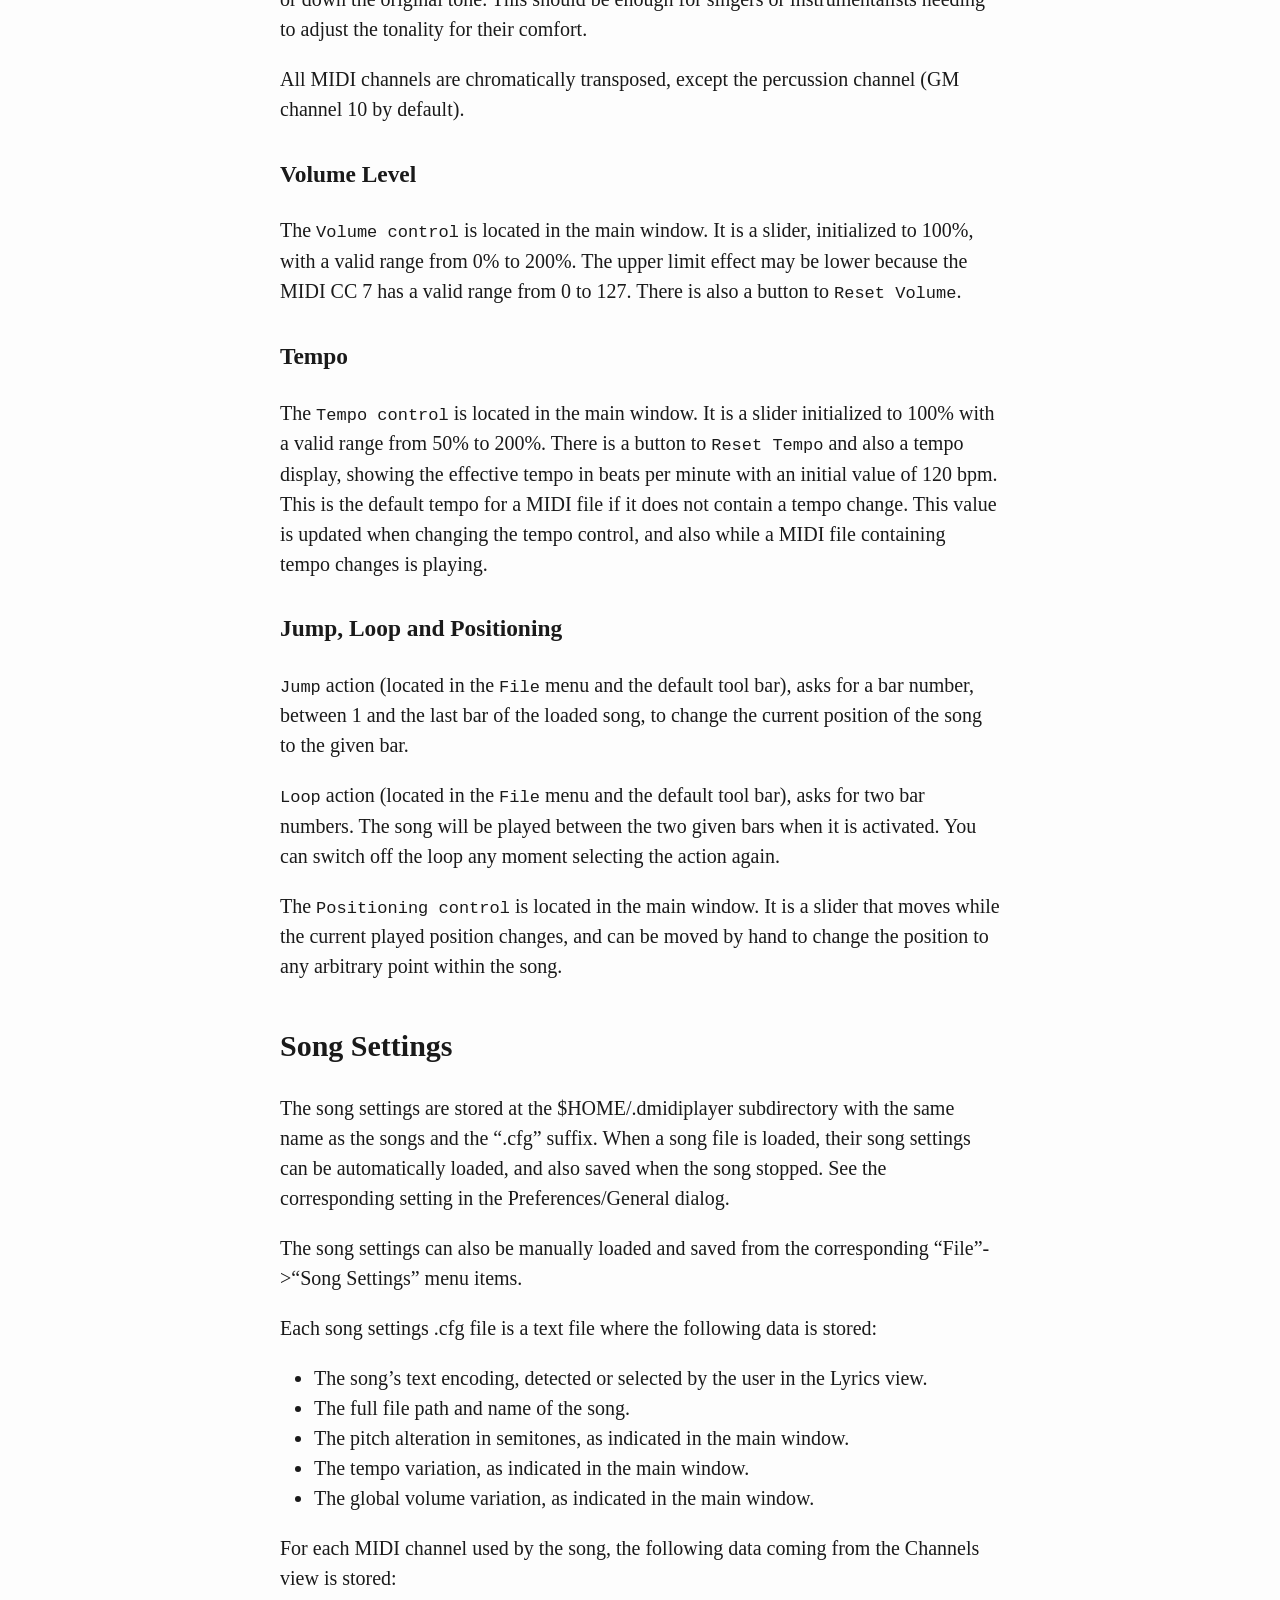
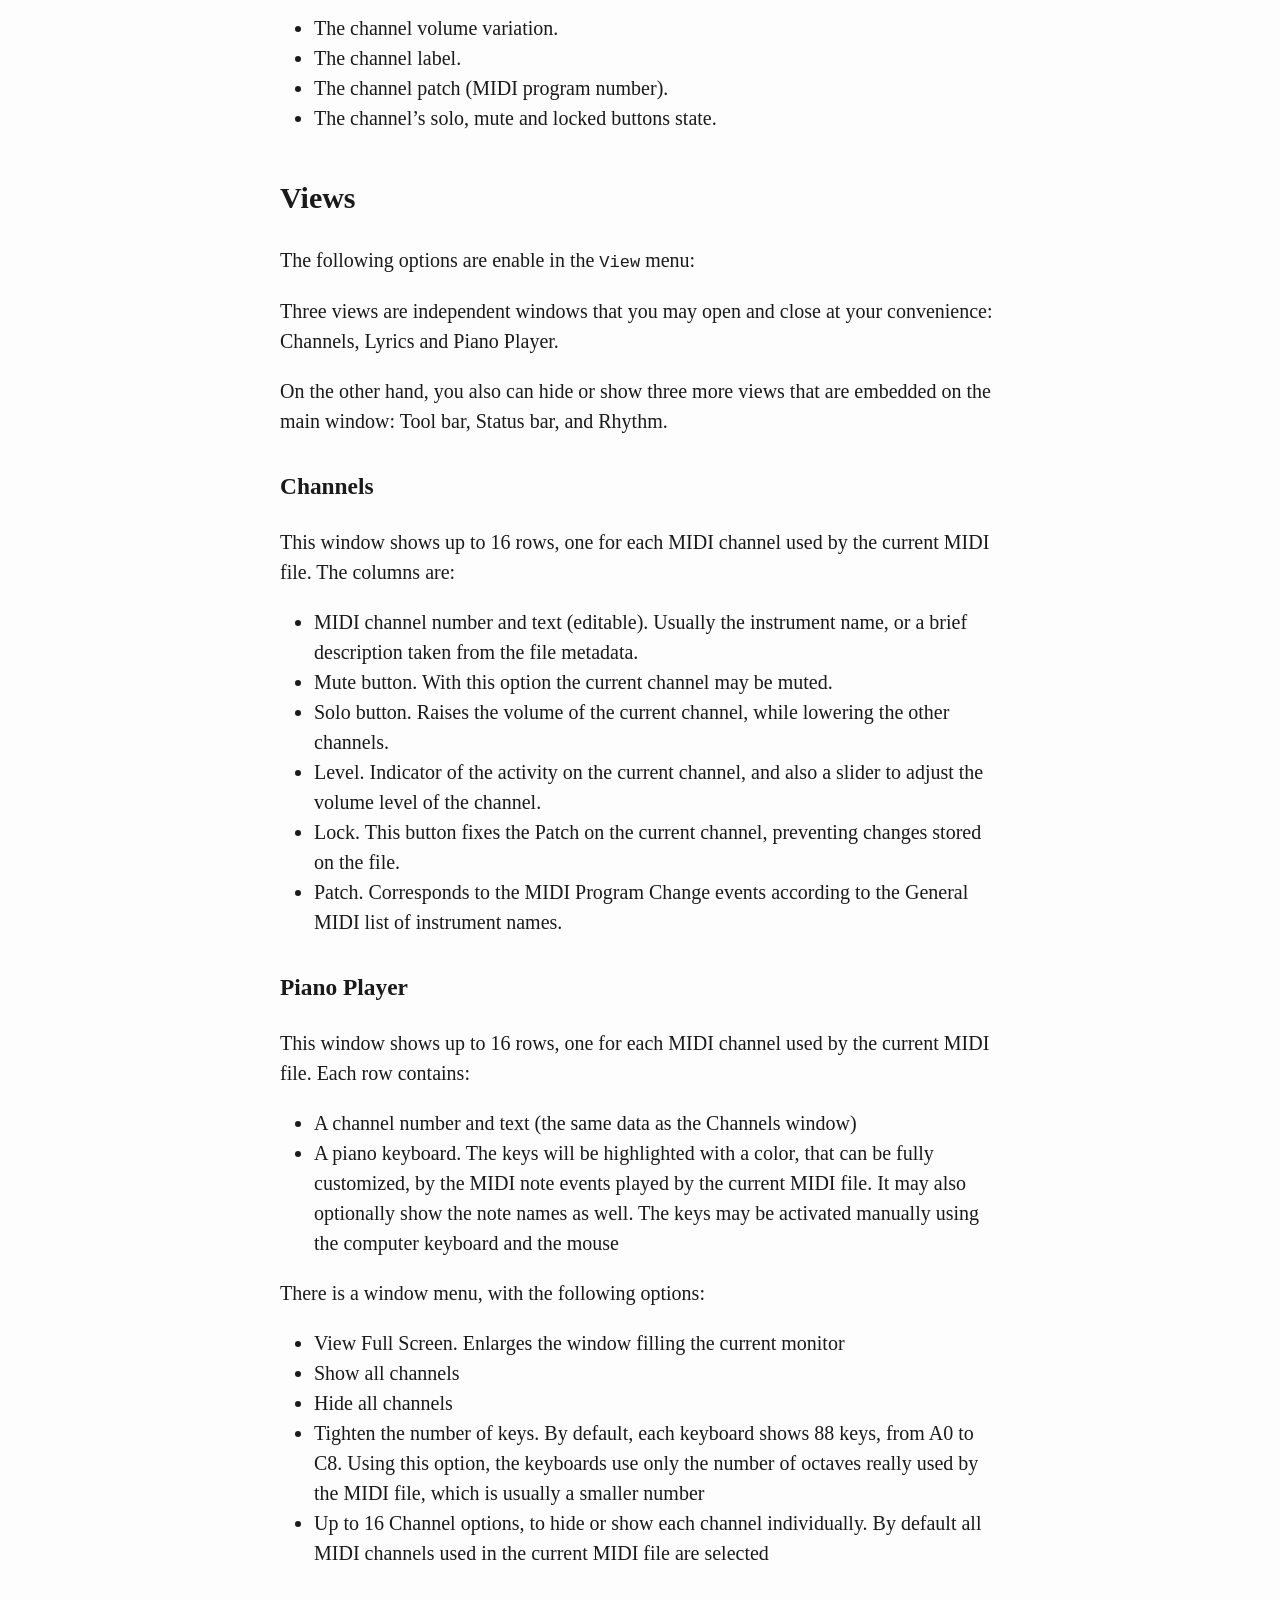
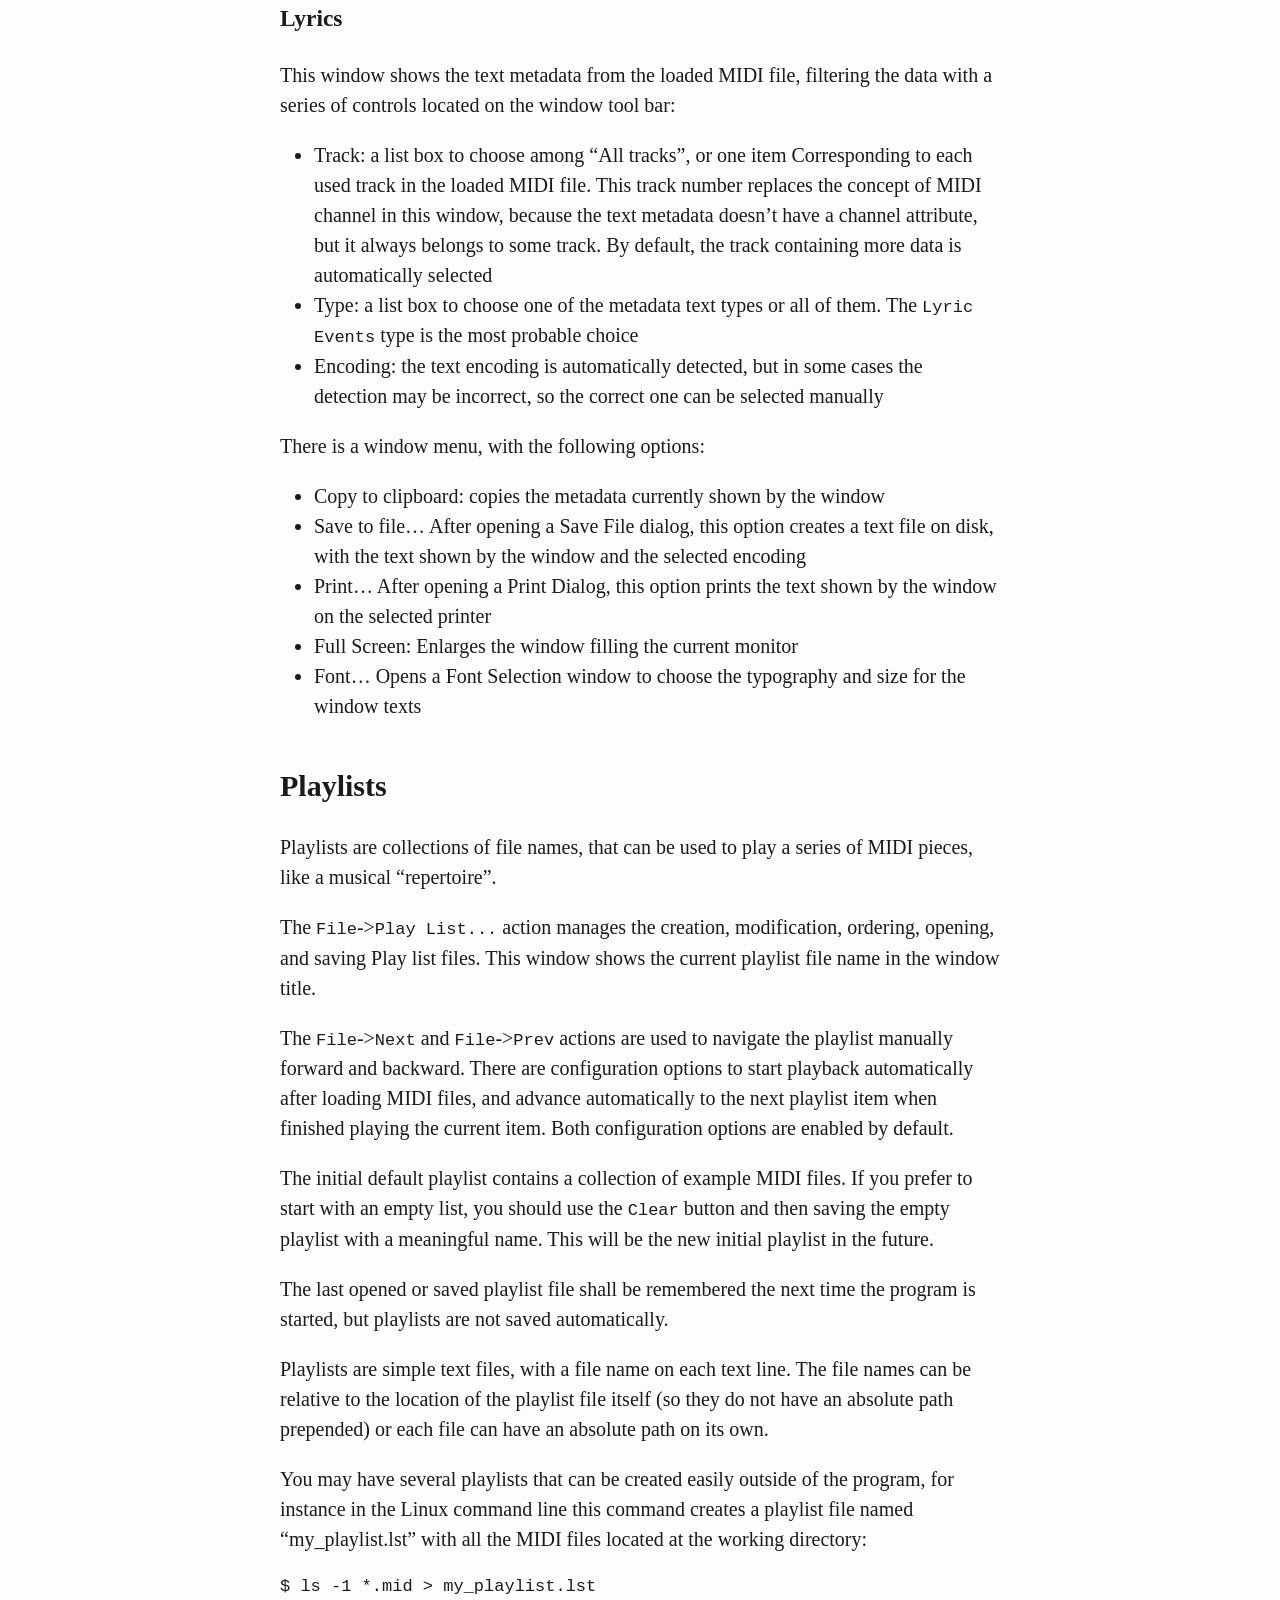
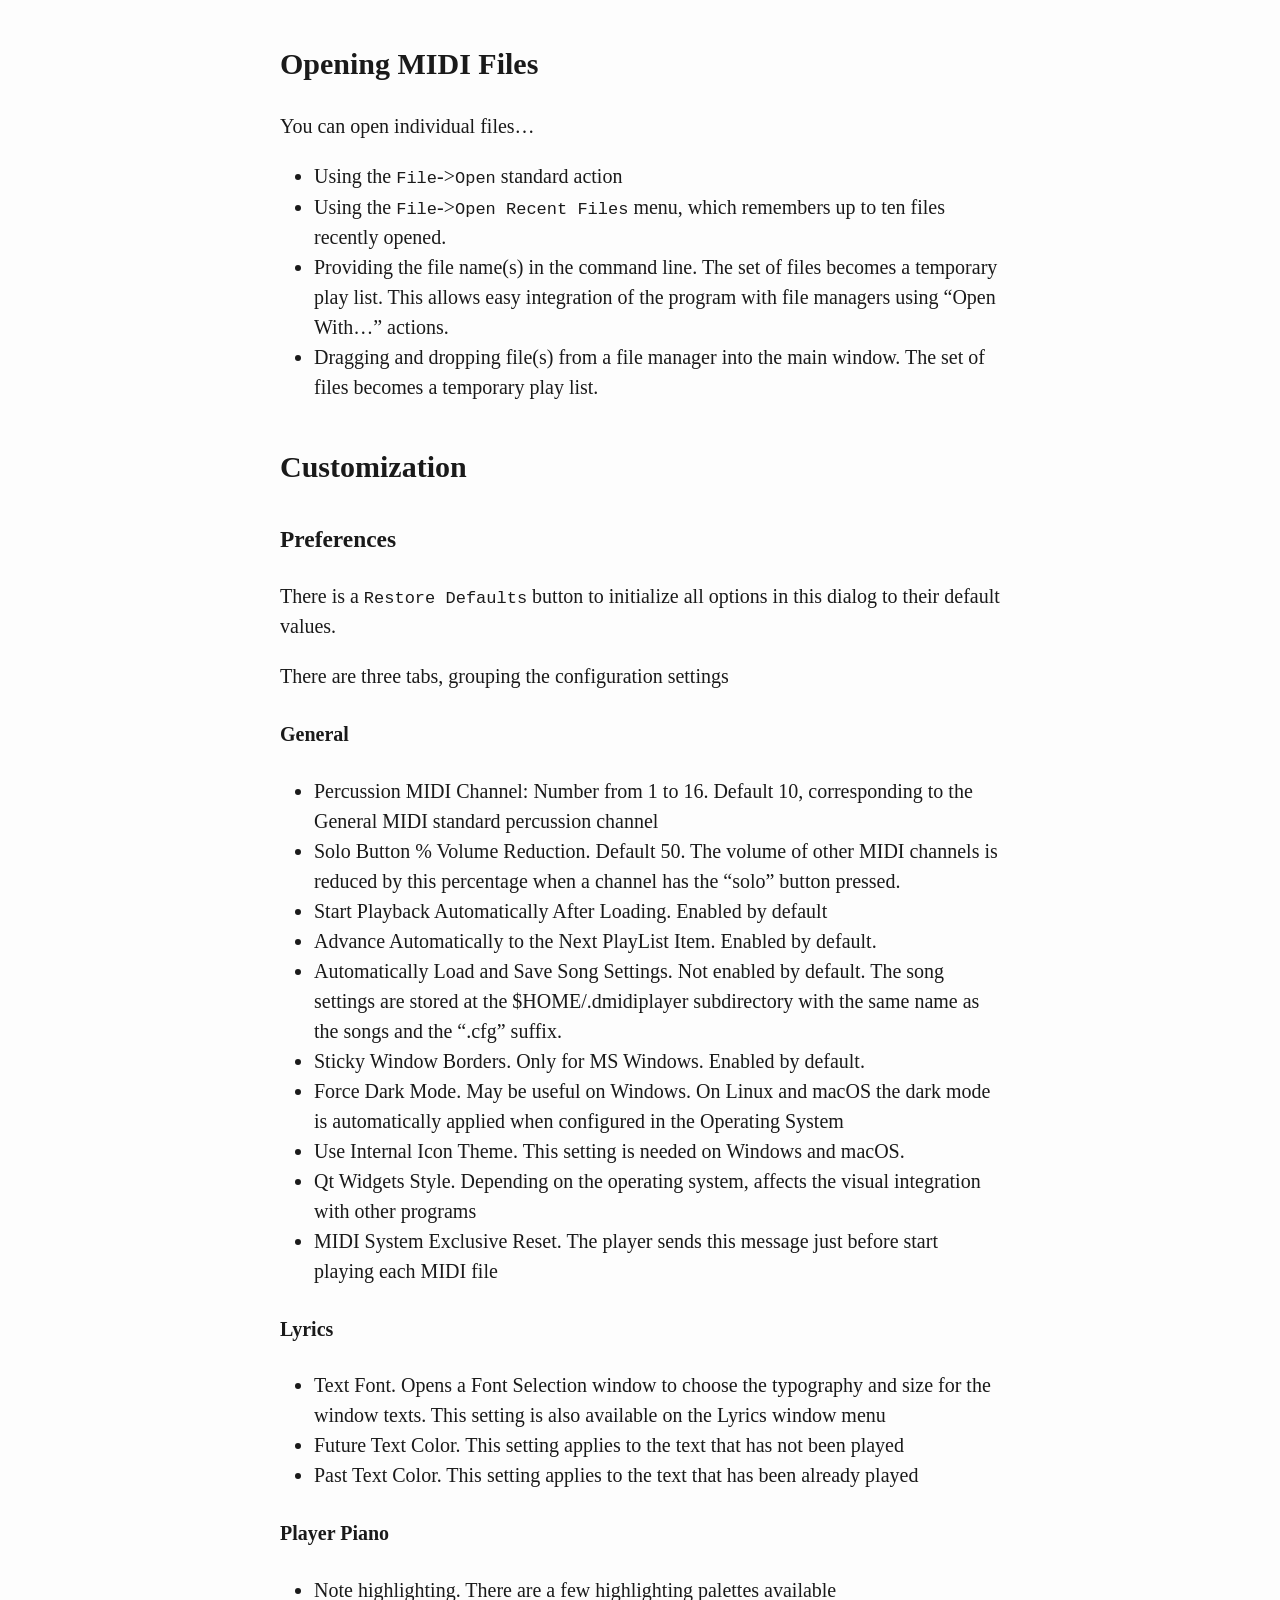
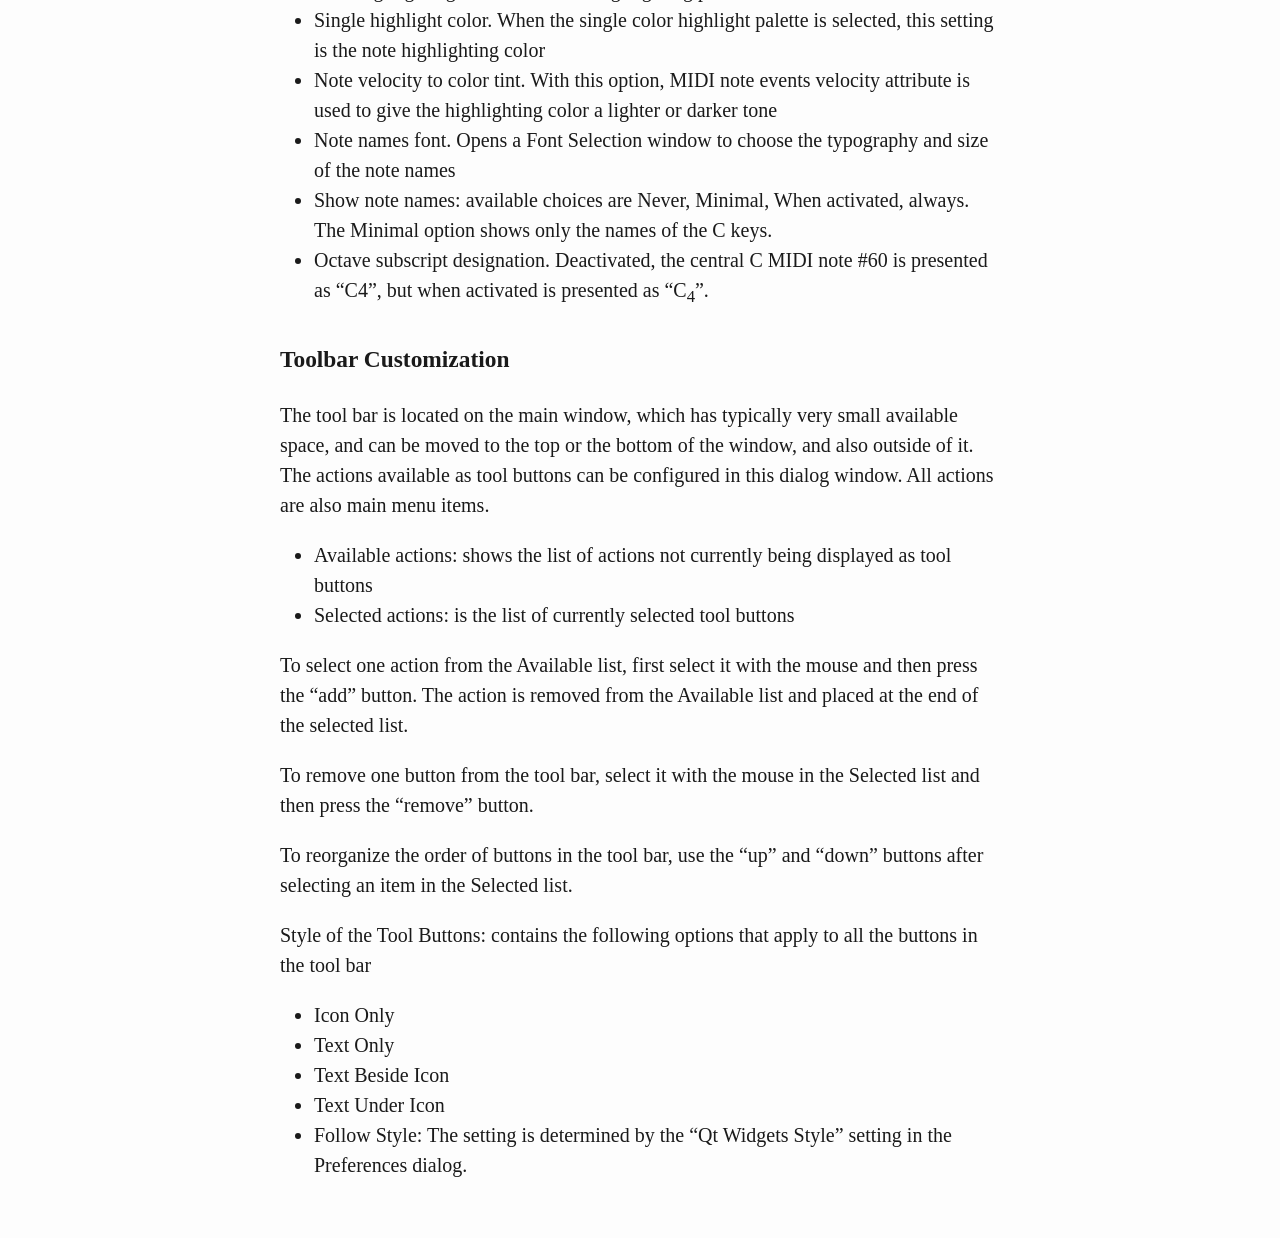
<file: docs/en/index.html>
<!DOCTYPE html PUBLIC "-//W3C//DTD XHTML 1.0 Transitional//EN" "http://www.w3.org/TR/xhtml1/DTD/xhtml1-transitional.dtd">
<html xmlns="http://www.w3.org/1999/xhtml">
<head>
  <meta http-equiv="Content-Type" content="text/html; charset=utf-8" />
  <meta http-equiv="Content-Style-Type" content="text/css" />
  <meta name="generator" content="pandoc" />
  <title>Help Index</title>
  <style type="text/css">
    html {
      line-height: 1.5;
      font-family: Georgia, serif;
      font-size: 20px;
      color: #1a1a1a;
      background-color: #fdfdfd;
    }
    body {
      margin: 0 auto;
      max-width: 36em;
      padding-left: 50px;
      padding-right: 50px;
      padding-top: 50px;
      padding-bottom: 50px;
      hyphens: auto;
      word-wrap: break-word;
      text-rendering: optimizeLegibility;
      font-kerning: normal;
    }
    @media (max-width: 600px) {
      body {
        font-size: 0.9em;
        padding: 1em;
      }
    }
    @media print {
      body {
        background-color: transparent;
        color: black;
        font-size: 12pt;
      }
      p, h2, h3 {
        orphans: 3;
        widows: 3;
      }
      h2, h3, h4 {
        page-break-after: avoid;
      }
    }
    p {
      margin: 1em 0;
    }
    a {
      color: #1a1a1a;
    }
    a:visited {
      color: #1a1a1a;
    }
    img {
      max-width: 100%;
    }
    h1, h2, h3, h4, h5, h6 {
      margin-top: 1.4em;
    }
    h5, h6 {
      font-size: 1em;
      font-style: italic;
    }
    h6 {
      font-weight: normal;
    }
    ol, ul {
      padding-left: 1.7em;
      margin-top: 1em;
    }
    li > ol, li > ul {
      margin-top: 0;
    }
    blockquote {
      margin: 1em 0 1em 1.7em;
      padding-left: 1em;
      border-left: 2px solid #e6e6e6;
      color: #606060;
    }
    code {
      font-family: Menlo, Monaco, 'Lucida Console', Consolas, monospace;
      font-size: 85%;
      margin: 0;
    }
    pre {
      margin: 1em 0;
      overflow: auto;
    }
    pre code {
      padding: 0;
      overflow: visible;
    }
    .sourceCode {
     background-color: transparent;
     overflow: visible;
    }
    hr {
      background-color: #1a1a1a;
      border: none;
      height: 1px;
      margin: 1em 0;
    }
    table {
      margin: 1em 0;
      border-collapse: collapse;
      width: 100%;
      overflow-x: auto;
      display: block;
      font-variant-numeric: lining-nums tabular-nums;
    }
    table caption {
      margin-bottom: 0.75em;
    }
    tbody {
      margin-top: 0.5em;
      border-top: 1px solid #1a1a1a;
      border-bottom: 1px solid #1a1a1a;
    }
    th {
      border-top: 1px solid #1a1a1a;
      padding: 0.25em 0.5em 0.25em 0.5em;
    }
    td {
      padding: 0.125em 0.5em 0.25em 0.5em;
    }
    header {
      margin-bottom: 4em;
      text-align: center;
    }
    #TOC li {
      list-style: none;
    }
    #TOC a:not(:hover) {
      text-decoration: none;
    }
    code{white-space: pre-wrap;}
    span.smallcaps{font-variant: small-caps;}
    span.underline{text-decoration: underline;}
    div.column{display: inline-block; vertical-align: top; width: 50%;}
    div.hanging-indent{margin-left: 1.5em; text-indent: -1.5em;}
    ul.task-list{list-style: none;}
    .display.math{display: block; text-align: center; margin: 0.5rem auto;}
  </style>
</head>
<body>
<aside role="note"><strong>Historical manual.</strong> This page describes earlier releases. See the <a href="../USER_GUIDE.md">current Rust/Dioxus user guide</a> and <a href="../VALIDATION.md">validation record</a>. Translation updates are pending.</aside>

<div id="header">
<h1 class="title">Help Index</h1>
</div>
<div id="TOC">
<ul>
<li><a href="#introduction">Introduction</a></li>
<li><a href="#midi-output">MIDI Output</a></li>
<li><a href="#playback-controls">Playback Controls</a>
<ul>
<li><a href="#transpose">Transpose</a></li>
<li><a href="#volume-level">Volume Level</a></li>
<li><a href="#tempo">Tempo</a></li>
<li><a href="#jump-loop-and-positioning">Jump, Loop and Positioning</a></li>
</ul></li>
<li><a href="#song-settings">Song Settings</a></li>
<li><a href="#views">Views</a>
<ul>
<li><a href="#channels">Channels</a></li>
<li><a href="#piano-player">Piano Player</a></li>
<li><a href="#lyrics">Lyrics</a></li>
</ul></li>
<li><a href="#playlists">Playlists</a></li>
<li><a href="#opening-midi-files">Opening MIDI Files</a></li>
<li><a href="#customization">Customization</a>
<ul>
<li><a href="#preferences">Preferences</a></li>
<li><a href="#toolbar-customization">Toolbar Customization</a></li>
</ul></li>
</ul>
</div>
<h2 id="introduction">Introduction</h2>
<p>This application is a multiplatform MIDI file player for Linux, Windows and macOS. It reads .MID (Standard MIDI Files), .KAR (Karaoke), and .WRK (Cakewalk) file formats, and outputs MIDI events to hardware MIDI ports and also software synths.</p>
<p><a href="https://drumstick.sourceforge.io">Drumstick</a> is a set of GPLv3 licensed C++/Qt libraries for MIDI applications. The project includes several tools as examples, and among them is the drumstick-guiplayer utility that leverages the Drumstick::ALSA library, so it is available only for Linux (because the ALSA sequencer is a Linux only technology). Some people have requested a program with the same functionalities on Windows and macOS, and here it is. But this program is much more than that, and it also works on Linux…</p>
<p>Some key features:</p>
<ul>
<li>MIDI Output to hardware MIDI ports, or any other Drumstick backend like soft synths</li>
<li><a href="https://en.wikipedia.org/wiki/Transposition_(music)">Transpose</a> song tonality between -12 and +12 semitones</li>
<li>Change MIDI volume level (using MIDI CC7)</li>
<li>Scale song speed between half and double <a href="https://en.wikipedia.org/wiki/Tempo">tempo</a></li>
<li>Lyrics, Piano Player and MIDI Channels views</li>
<li>Supports MID/KAR (Standard MIDI Files) and WRK (Cakewalk) file formats</li>
</ul>
<h2 id="midi-output">MIDI Output</h2>
<p>Any MIDI Player outputs MIDI events only, but no sound. To produce sound, a MIDI Synthesizer is needed to render the events into digital audio that can be reproduced by the computer’s (or external) audio speakers. The events can also be rendered by an external musical MIDI instrument connected to the computer, for instance a MIDI organ, piano, or synthesizer with an USB interface. If that option is not available, another usual alternative is a software synthesizer (a program).</p>
<p>There are software synthesizers included in the computer’s operating systems, for instance Microsoft Windows includes the “Microsoft GS Wavetable Synth”, and Apple macOS includes the “Apple DLS Synthesizer”. To use them, you need to open the “MIDI Setup” dialog and then:</p>
<ul>
<li>In <strong>Windows</strong>, select the “Windows MM” option in the first list box, and “Microsoft GS Wavetable Synth” in the second list box. Instead of this synth, which is very basic and limited, you may prefer a better/free alternative like <a href="https://coolsoft.altervista.org/en/virtualmidisynth">Virtual MIDI Synth</a> that will show as “VirtualMIDISynth #n” in the second list box when running. If you have an external MIDI instrument attached to the computer, its name should appear in the second list box as well.</li>
<li>In <strong>macOS</strong>, select “DLS Synth” in both the first and second list boxes. This synth has a configuration option for using DLS or SF2 soundfont files if you want. To use another connected MIDI device or software synth, you need to select “CoreMIDI” in the first list box, and the name of your synth in the second one.</li>
<li>In <strong>Linux</strong> and other <strong>Unix</strong> Operating Systems, “SonivoxEAS” is a soft synth ready to be used. It is a very basic GM synth which doesn’t use files and depends only on the PulseAudio sound system. For external devices attached to the computer or arbitrary soft synths, you need to select “ALSA” (or “OSS”) in the first list box.</li>
<li><strong>FluidSynth</strong> is another included open software synth that is multiplatform and available on all operating systems. It is very configurable, accepting soundfont files and many digital audio sound systems. Select <a href="https://github.com/FluidSynth/fluidsynth">FluidSynth</a> on both list boxes to use it.</li>
<li><strong>Network</strong> is a multiplatform UDP Multicast output, that may be used to send MIDI events as network packets to other computers and devices in the same local area network. It is compatible with <a href="https://www.nerds.de/en/ipmidi.html">ipMIDI</a>, <a href="https://qmidinet.sourceforge.io/">QmidiNet</a>, and <a href="https://llg.cubic.org/tools/multimidicast/">multimidicast</a> among other software.</li>
</ul>
<h2 id="playback-controls">Playback Controls</h2>
<p>The following standard actions are available in the <code>File</code> menu and also the tool bar, with the conventional functionalities on any media player:</p>
<ul>
<li><code>Play</code></li>
<li><code>Pause</code> (and continue)</li>
<li><code>Stop</code></li>
<li><code>Fast Forward</code> (by 1 bar)</li>
<li><code>Rewind</code> (by 1 bar)</li>
</ul>
<p>By default, <code>Play</code> is activated automatically upon loading a MIDI file except when this feature is disabled in the configuration dialog.</p>
<p>The <code>status bar</code>, optionally located at the bottom of the main window, shows the current playback status as “Playing”, “Stopped”, “Paused”, etc.</p>
<h3 id="transpose">Transpose</h3>
<p>The <code>Pitch control</code> is located in the main window. It is a spin box initialized to zero, with a valid range from -12 to +12 semitones. The limits are equivalent to one octave up or down the original tone. This should be enough for singers or instrumentalists needing to adjust the tonality for their comfort.</p>
<p>All MIDI channels are chromatically transposed, except the percussion channel (GM channel 10 by default).</p>
<h3 id="volume-level">Volume Level</h3>
<p>The <code>Volume control</code> is located in the main window. It is a slider, initialized to 100%, with a valid range from 0% to 200%. The upper limit effect may be lower because the MIDI CC 7 has a valid range from 0 to 127. There is also a button to <code>Reset Volume</code>.</p>
<h3 id="tempo">Tempo</h3>
<p>The <code>Tempo control</code> is located in the main window. It is a slider initialized to 100% with a valid range from 50% to 200%. There is a button to <code>Reset Tempo</code> and also a tempo display, showing the effective tempo in beats per minute with an initial value of 120 bpm. This is the default tempo for a MIDI file if it does not contain a tempo change. This value is updated when changing the tempo control, and also while a MIDI file containing tempo changes is playing.</p>
<h3 id="jump-loop-and-positioning">Jump, Loop and Positioning</h3>
<p><code>Jump</code> action (located in the <code>File</code> menu and the default tool bar), asks for a bar number, between 1 and the last bar of the loaded song, to change the current position of the song to the given bar.</p>
<p><code>Loop</code> action (located in the <code>File</code> menu and the default tool bar), asks for two bar numbers. The song will be played between the two given bars when it is activated. You can switch off the loop any moment selecting the action again.</p>
<p>The <code>Positioning control</code> is located in the main window. It is a slider that moves while the current played position changes, and can be moved by hand to change the position to any arbitrary point within the song.</p>
<h2 id="song-settings">Song Settings</h2>
<p>The song settings are stored at the $HOME/.dmidiplayer subdirectory with the same name as the songs and the “.cfg” suffix. When a song file is loaded, their song settings can be automatically loaded, and also saved when the song stopped. See the corresponding setting in the Preferences/General dialog.</p>
<p>The song settings can also be manually loaded and saved from the corresponding “File”-&gt;“Song Settings” menu items.</p>
<p>Each song settings .cfg file is a text file where the following data is stored:</p>
<ul>
<li>The song’s text encoding, detected or selected by the user in the Lyrics view.</li>
<li>The full file path and name of the song.</li>
<li>The pitch alteration in semitones, as indicated in the main window.</li>
<li>The tempo variation, as indicated in the main window.</li>
<li>The global volume variation, as indicated in the main window.</li>
</ul>
<p>For each MIDI channel used by the song, the following data coming from the Channels view is stored:</p>
<ul>
<li>The channel volume variation.</li>
<li>The channel label.</li>
<li>The channel patch (MIDI program number).</li>
<li>The channel’s solo, mute and locked buttons state.</li>
</ul>
<h2 id="views">Views</h2>
<p>The following options are enable in the <code>View</code> menu:</p>
<p>Three views are independent windows that you may open and close at your convenience: Channels, Lyrics and Piano Player.</p>
<p>On the other hand, you also can hide or show three more views that are embedded on the main window: Tool bar, Status bar, and Rhythm.</p>
<h3 id="channels">Channels</h3>
<p>This window shows up to 16 rows, one for each MIDI channel used by the current MIDI file. The columns are:</p>
<ul>
<li>MIDI channel number and text (editable). Usually the instrument name, or a brief description taken from the file metadata.</li>
<li>Mute button. With this option the current channel may be muted.</li>
<li>Solo button. Raises the volume of the current channel, while lowering the other channels.</li>
<li>Level. Indicator of the activity on the current channel, and also a slider to adjust the volume level of the channel.</li>
<li>Lock. This button fixes the Patch on the current channel, preventing changes stored on the file.</li>
<li>Patch. Corresponds to the MIDI Program Change events according to the General MIDI list of instrument names.</li>
</ul>
<h3 id="piano-player">Piano Player</h3>
<p>This window shows up to 16 rows, one for each MIDI channel used by the current MIDI file. Each row contains:</p>
<ul>
<li>A channel number and text (the same data as the Channels window)</li>
<li>A piano keyboard. The keys will be highlighted with a color, that can be fully customized, by the MIDI note events played by the current MIDI file. It may also optionally show the note names as well. The keys may be activated manually using the computer keyboard and the mouse</li>
</ul>
<p>There is a window menu, with the following options:</p>
<ul>
<li>View Full Screen. Enlarges the window filling the current monitor</li>
<li>Show all channels</li>
<li>Hide all channels</li>
<li>Tighten the number of keys. By default, each keyboard shows 88 keys, from A0 to C8. Using this option, the keyboards use only the number of octaves really used by the MIDI file, which is usually a smaller number</li>
<li>Up to 16 Channel options, to hide or show each channel individually. By default all MIDI channels used in the current MIDI file are selected</li>
</ul>
<h3 id="lyrics">Lyrics</h3>
<p>This window shows the text metadata from the loaded MIDI file, filtering the data with a series of controls located on the window tool bar:</p>
<ul>
<li>Track: a list box to choose among “All tracks”, or one item Corresponding to each used track in the loaded MIDI file. This track number replaces the concept of MIDI channel in this window, because the text metadata doesn’t have a channel attribute, but it always belongs to some track. By default, the track containing more data is automatically selected</li>
<li>Type: a list box to choose one of the metadata text types or all of them. The <code>Lyric Events</code> type is the most probable choice</li>
<li>Encoding: the text encoding is automatically detected, but in some cases the detection may be incorrect, so the correct one can be selected manually</li>
</ul>
<p>There is a window menu, with the following options:</p>
<ul>
<li>Copy to clipboard: copies the metadata currently shown by the window</li>
<li>Save to file… After opening a Save File dialog, this option creates a text file on disk, with the text shown by the window and the selected encoding</li>
<li>Print… After opening a Print Dialog, this option prints the text shown by the window on the selected printer</li>
<li>Full Screen: Enlarges the window filling the current monitor</li>
<li>Font… Opens a Font Selection window to choose the typography and size for the window texts</li>
</ul>
<h2 id="playlists">Playlists</h2>
<p>Playlists are collections of file names, that can be used to play a series of MIDI pieces, like a musical “repertoire”.</p>
<p>The <code>File</code>-&gt;<code>Play List...</code> action manages the creation, modification, ordering, opening, and saving Play list files. This window shows the current playlist file name in the window title.</p>
<p>The <code>File</code>-&gt;<code>Next</code> and <code>File</code>-&gt;<code>Prev</code> actions are used to navigate the playlist manually forward and backward. There are configuration options to start playback automatically after loading MIDI files, and advance automatically to the next playlist item when finished playing the current item. Both configuration options are enabled by default.</p>
<p>The initial default playlist contains a collection of example MIDI files. If you prefer to start with an empty list, you should use the <code>Clear</code> button and then saving the empty playlist with a meaningful name. This will be the new initial playlist in the future.</p>
<p>The last opened or saved playlist file shall be remembered the next time the program is started, but playlists are not saved automatically.</p>
<p>Playlists are simple text files, with a file name on each text line. The file names can be relative to the location of the playlist file itself (so they do not have an absolute path prepended) or each file can have an absolute path on its own.</p>
<p>You may have several playlists that can be created easily outside of the program, for instance in the Linux command line this command creates a playlist file named “my_playlist.lst” with all the MIDI files located at the working directory:</p>
<pre><code>$ ls -1 *.mid &gt; my_playlist.lst</code></pre>
<h2 id="opening-midi-files">Opening MIDI Files</h2>
<p>You can open individual files…</p>
<ul>
<li>Using the <code>File</code>-&gt;<code>Open</code> standard action</li>
<li>Using the <code>File</code>-&gt;<code>Open Recent Files</code> menu, which remembers up to ten files recently opened.</li>
<li>Providing the file name(s) in the command line. The set of files becomes a temporary play list. This allows easy integration of the program with file managers using “Open With…” actions.</li>
<li>Dragging and dropping file(s) from a file manager into the main window. The set of files becomes a temporary play list.</li>
</ul>
<h2 id="customization">Customization</h2>
<h3 id="preferences">Preferences</h3>
<p>There is a <code>Restore Defaults</code> button to initialize all options in this dialog to their default values.</p>
<p>There are three tabs, grouping the configuration settings</p>
<h4 id="general">General</h4>
<ul>
<li>Percussion MIDI Channel: Number from 1 to 16. Default 10, corresponding to the General MIDI standard percussion channel</li>
<li>Solo Button % Volume Reduction. Default 50. The volume of other MIDI channels is reduced by this percentage when a channel has the “solo” button pressed.</li>
<li>Start Playback Automatically After Loading. Enabled by default</li>
<li>Advance Automatically to the Next PlayList Item. Enabled by default.</li>
<li>Automatically Load and Save Song Settings. Not enabled by default. The song settings are stored at the $HOME/.dmidiplayer subdirectory with the same name as the songs and the “.cfg” suffix.</li>
<li>Sticky Window Borders. Only for MS Windows. Enabled by default.</li>
<li>Force Dark Mode. May be useful on Windows. On Linux and macOS the dark mode is automatically applied when configured in the Operating System</li>
<li>Use Internal Icon Theme. This setting is needed on Windows and macOS.</li>
<li>Qt Widgets Style. Depending on the operating system, affects the visual integration with other programs</li>
<li>MIDI System Exclusive Reset. The player sends this message just before start playing each MIDI file</li>
</ul>
<h4 id="lyrics-1">Lyrics</h4>
<ul>
<li>Text Font. Opens a Font Selection window to choose the typography and size for the window texts. This setting is also available on the Lyrics window menu</li>
<li>Future Text Color. This setting applies to the text that has not been played</li>
<li>Past Text Color. This setting applies to the text that has been already played</li>
</ul>
<h4 id="player-piano">Player Piano</h4>
<ul>
<li>Note highlighting. There are a few highlighting palettes available</li>
<li>Single highlight color. When the single color highlight palette is selected, this setting is the note highlighting color</li>
<li>Note velocity to color tint. With this option, MIDI note events velocity attribute is used to give the highlighting color a lighter or darker tone</li>
<li>Note names font. Opens a Font Selection window to choose the typography and size of the note names</li>
<li>Show note names: available choices are Never, Minimal, When activated, always. The Minimal option shows only the names of the C keys.</li>
<li>Octave subscript designation. Deactivated, the central C MIDI note #60 is presented as “C4”, but when activated is presented as “C<sub>4</sub>”.</li>
</ul>
<h3 id="toolbar-customization">Toolbar Customization</h3>
<p>The tool bar is located on the main window, which has typically very small available space, and can be moved to the top or the bottom of the window, and also outside of it. The actions available as tool buttons can be configured in this dialog window. All actions are also main menu items.</p>
<ul>
<li>Available actions: shows the list of actions not currently being displayed as tool buttons</li>
<li>Selected actions: is the list of currently selected tool buttons</li>
</ul>
<p>To select one action from the Available list, first select it with the mouse and then press the “add” button. The action is removed from the Available list and placed at the end of the selected list.</p>
<p>To remove one button from the tool bar, select it with the mouse in the Selected list and then press the “remove” button.</p>
<p>To reorganize the order of buttons in the tool bar, use the “up” and “down” buttons after selecting an item in the Selected list.</p>
<p>Style of the Tool Buttons: contains the following options that apply to all the buttons in the tool bar</p>
<ul>
<li>Icon Only</li>
<li>Text Only</li>
<li>Text Beside Icon</li>
<li>Text Under Icon</li>
<li>Follow Style: The setting is determined by the “Qt Widgets Style” setting in the Preferences dialog.</li>
</ul>
</body>
</html>
</file>
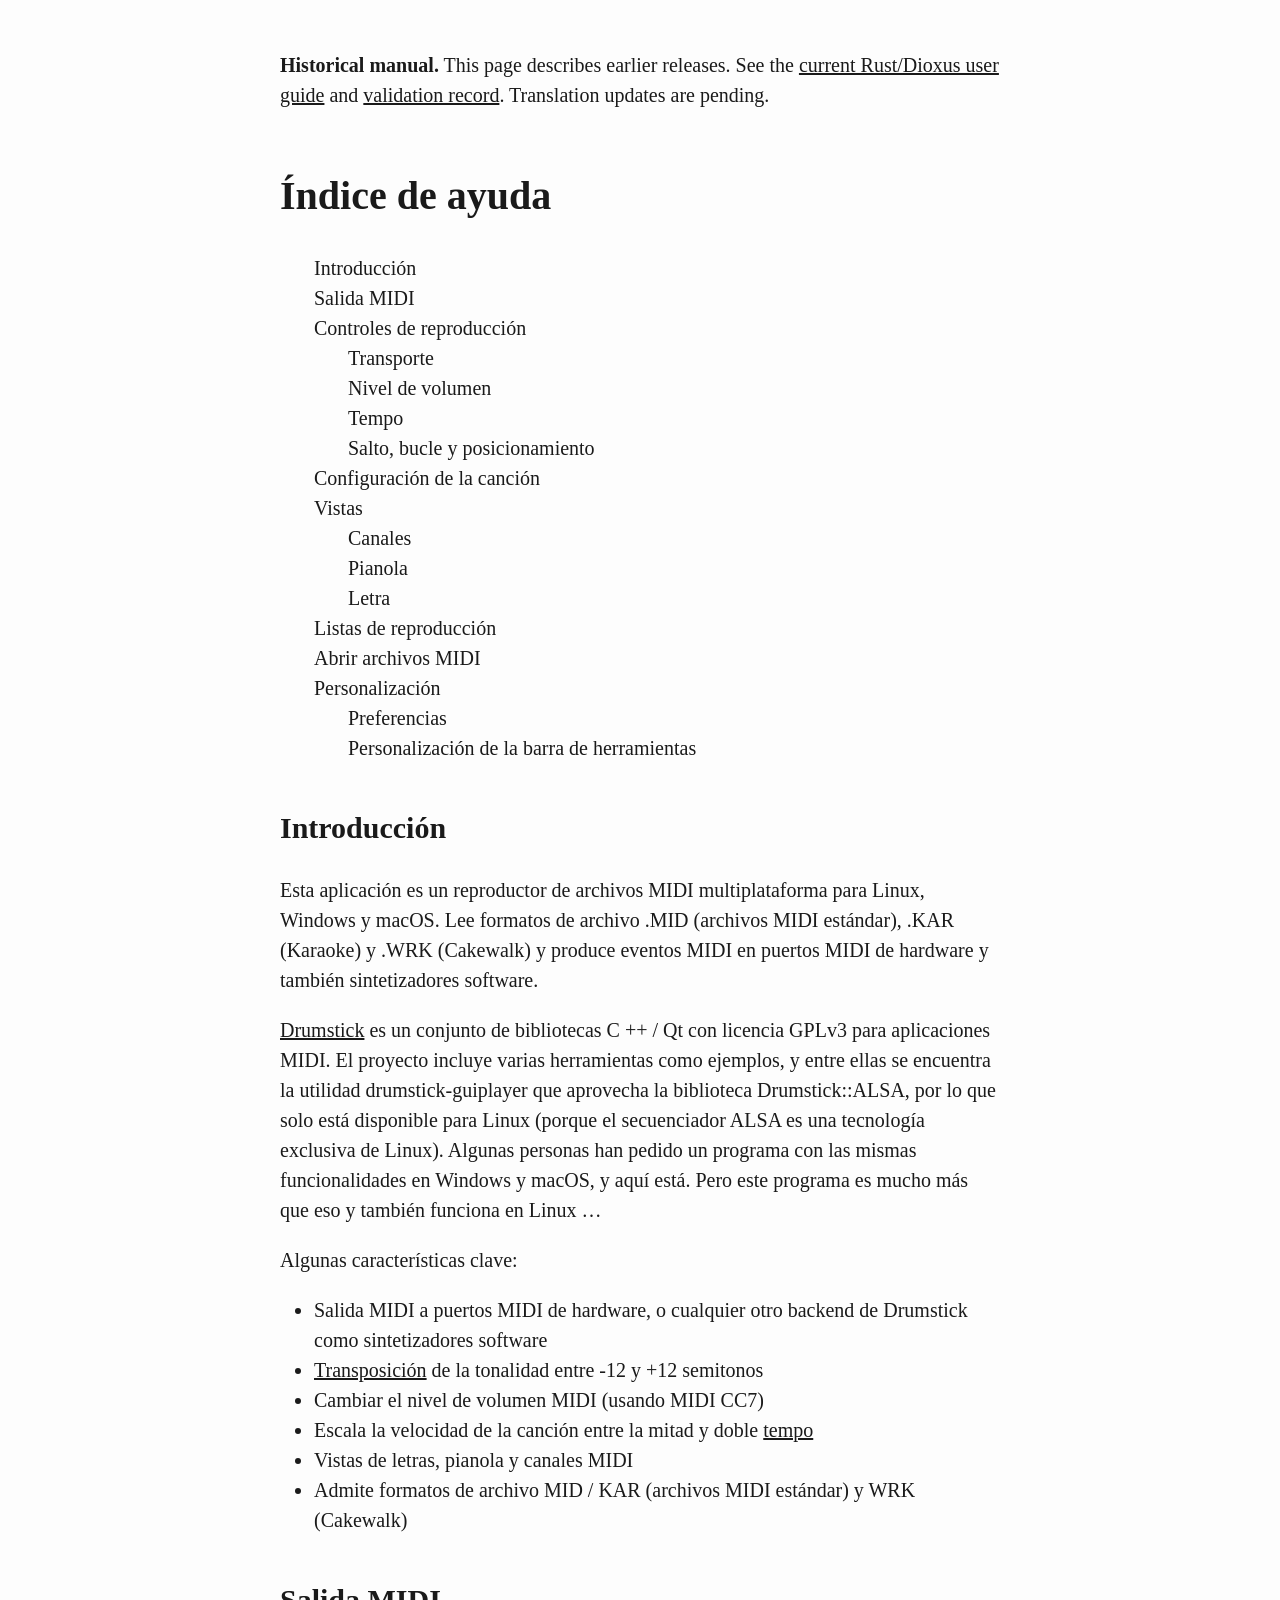
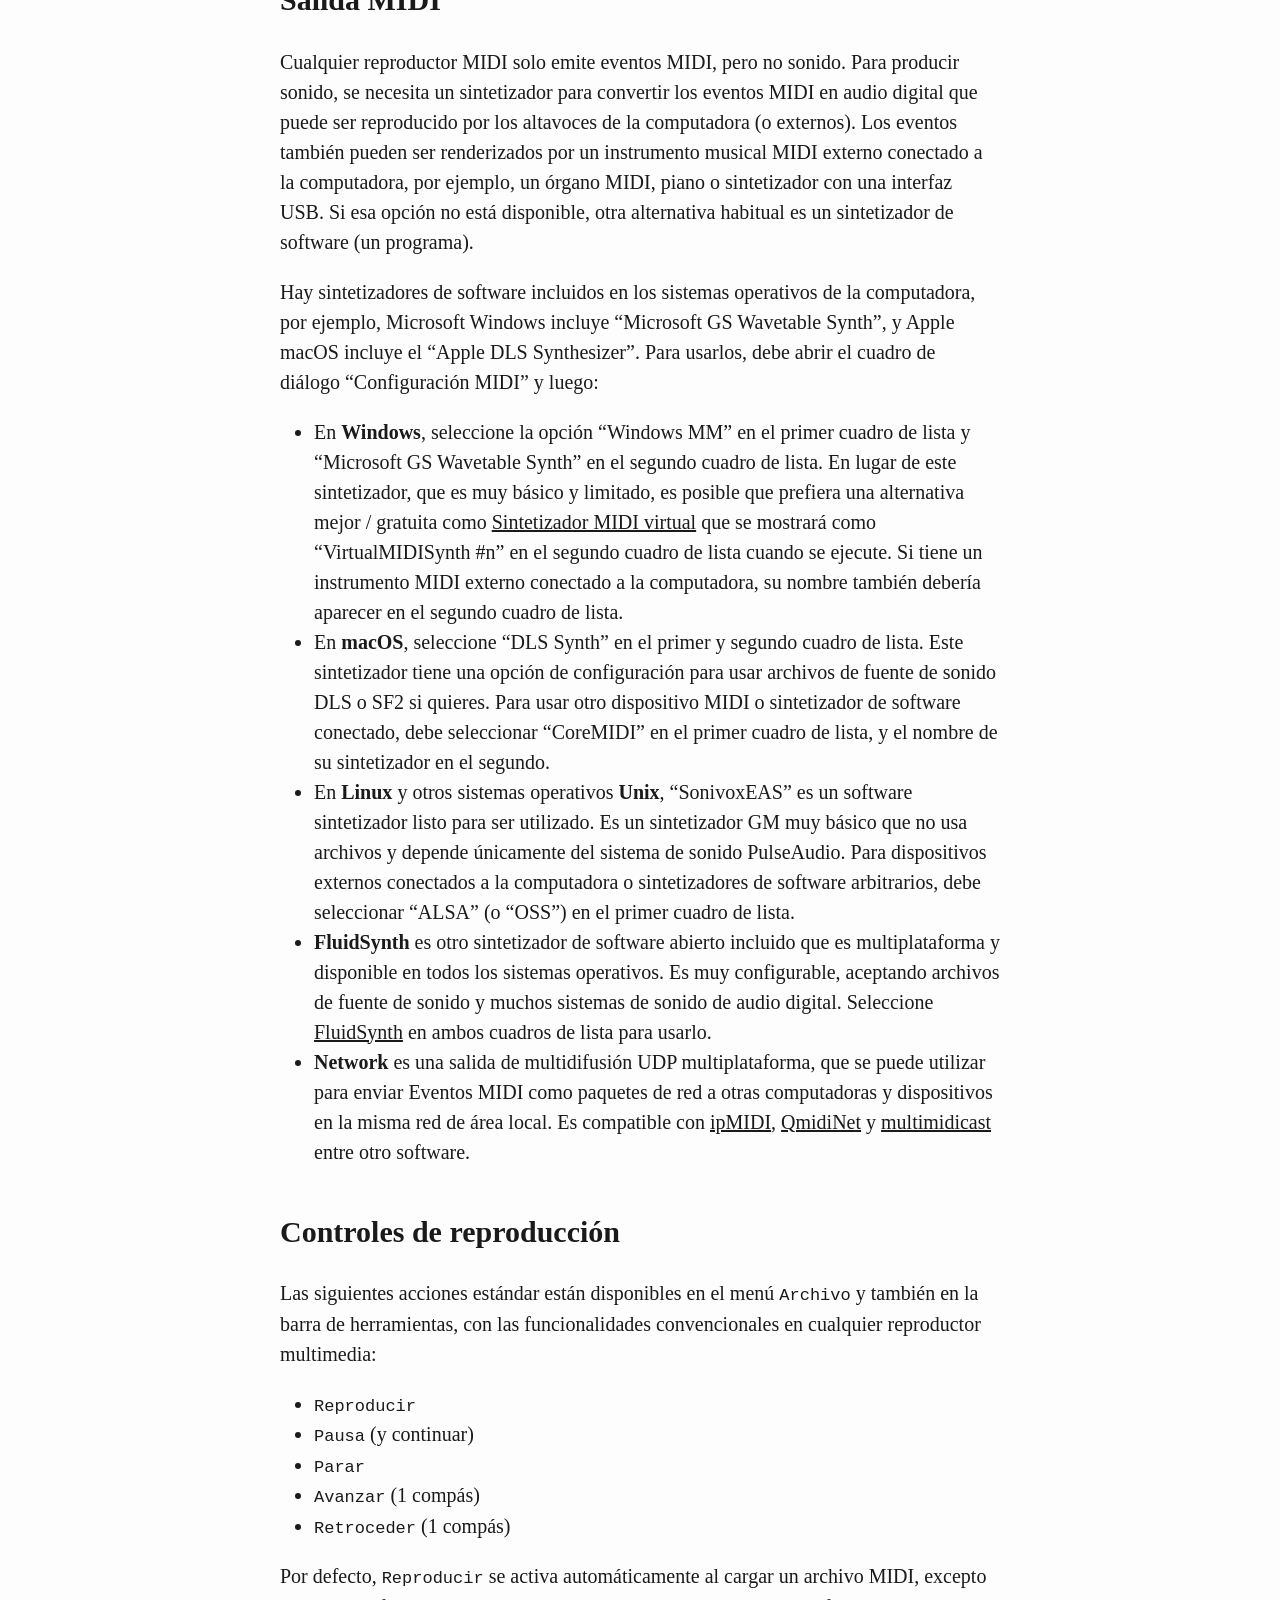
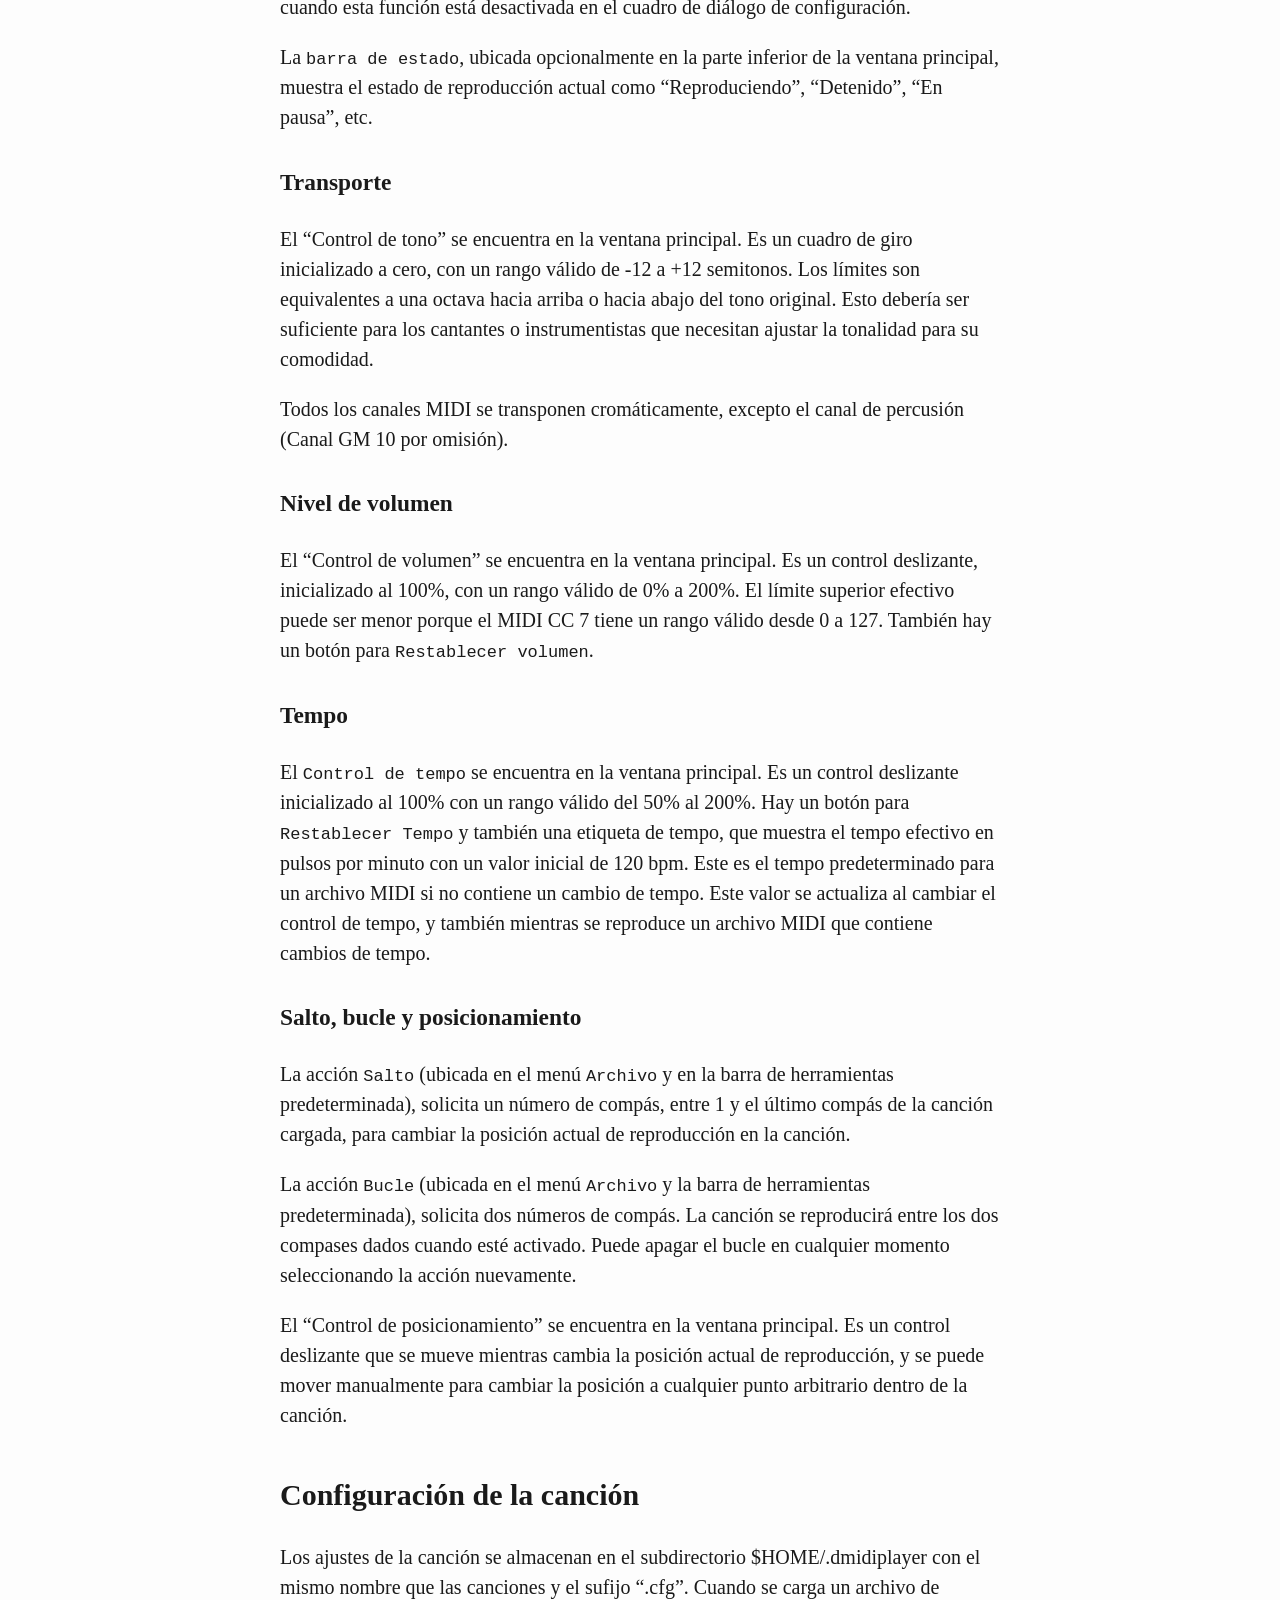
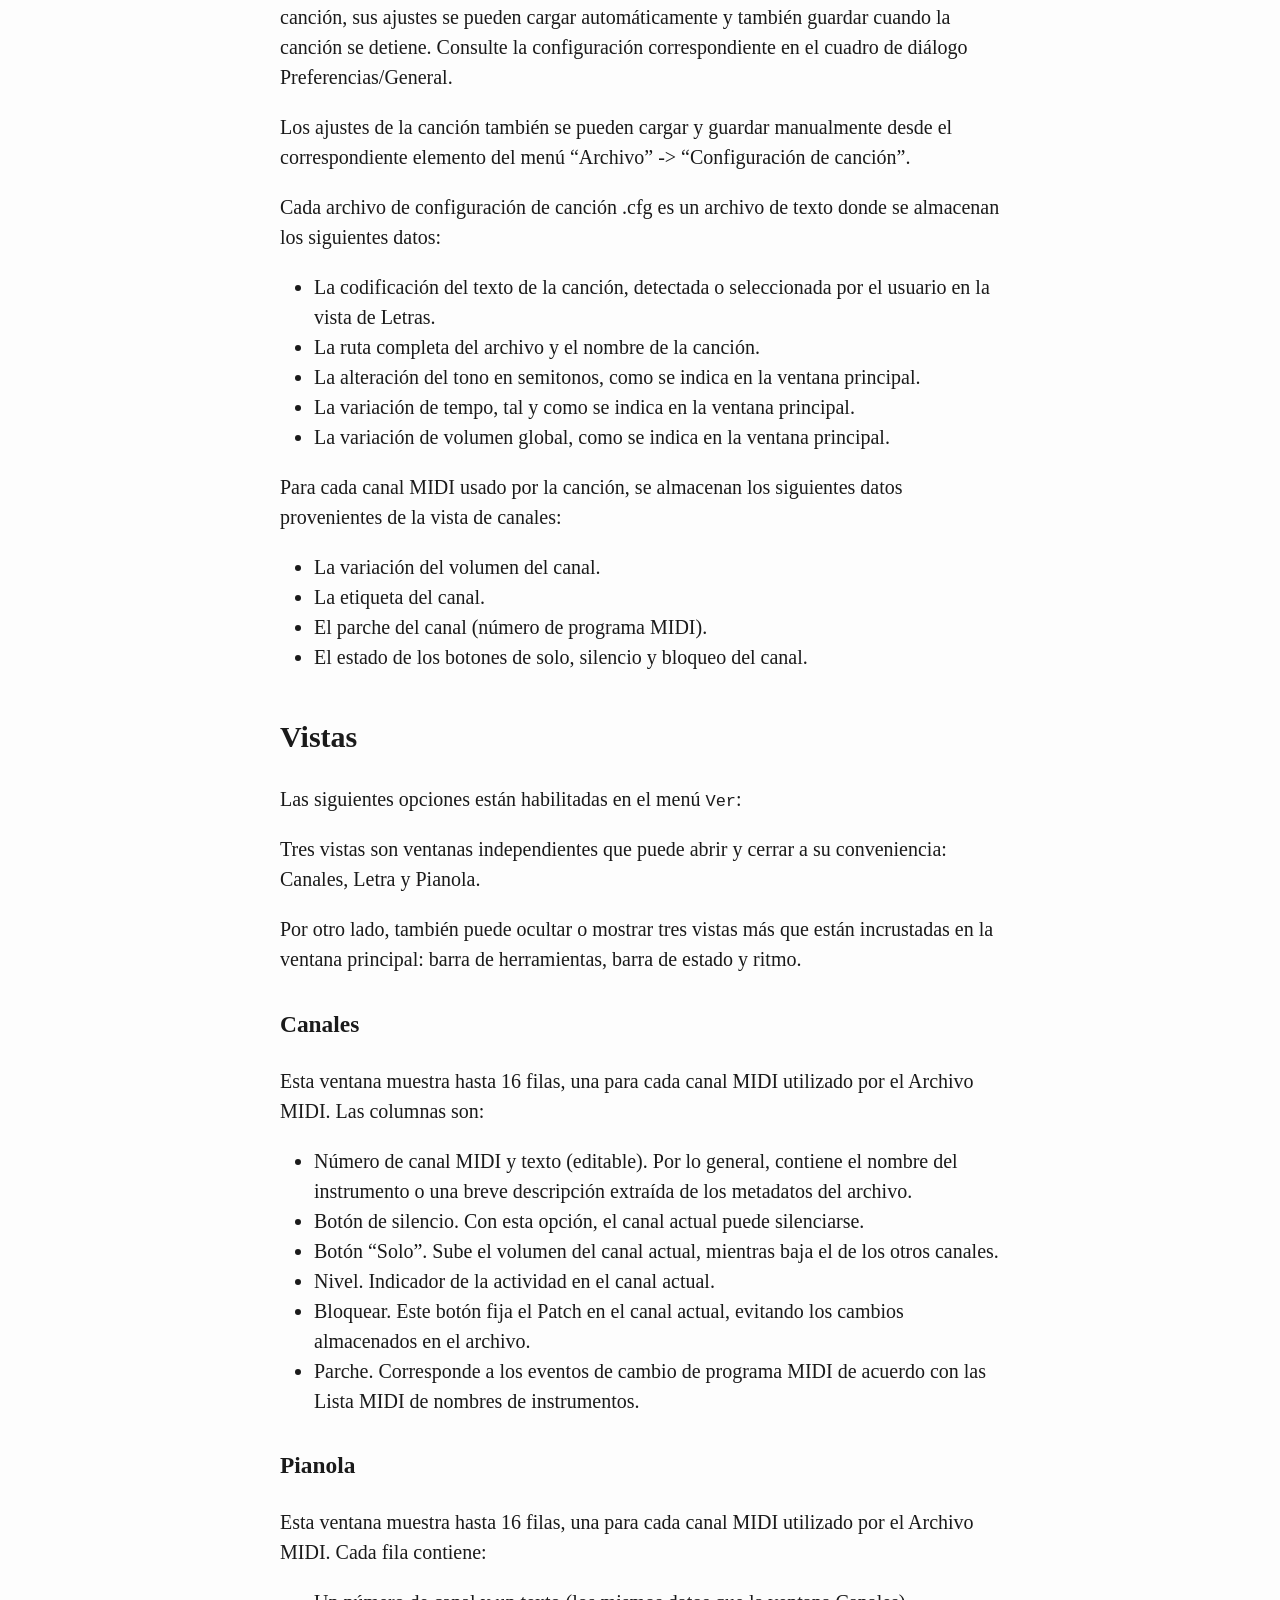
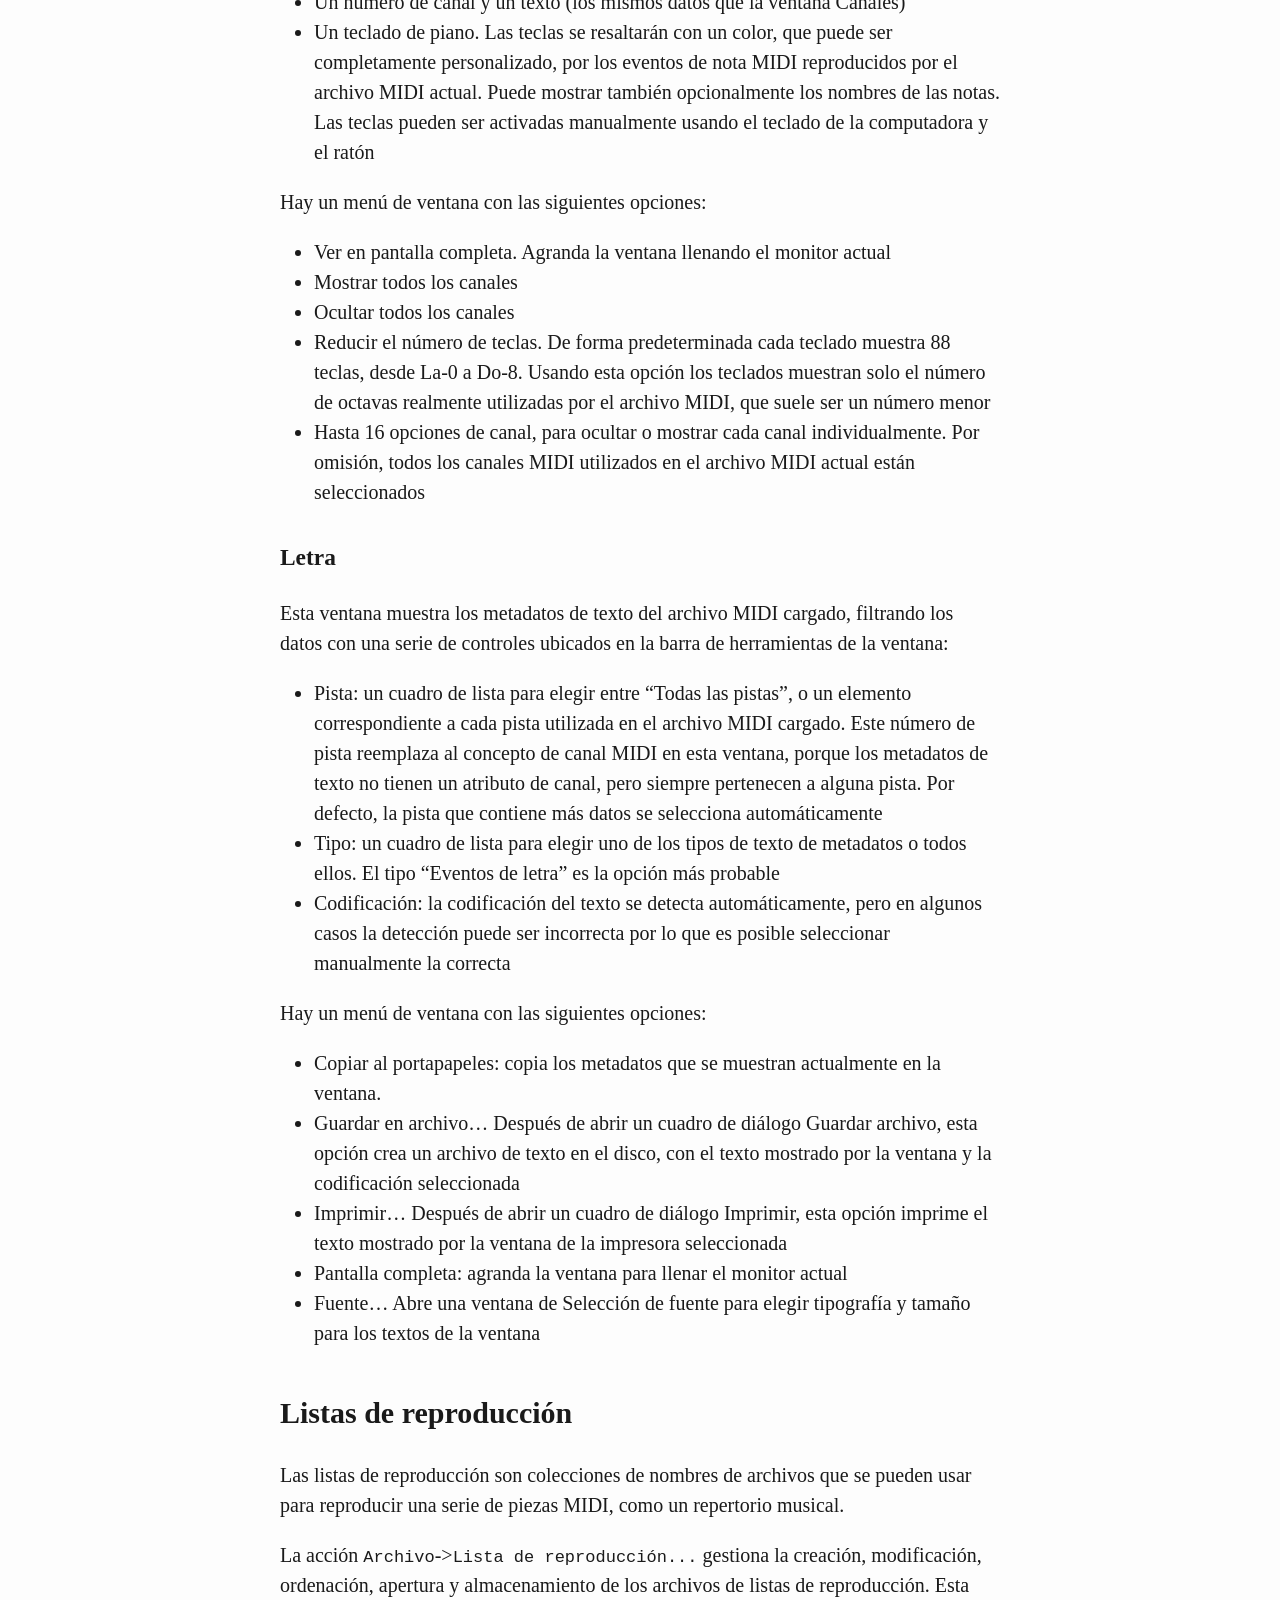
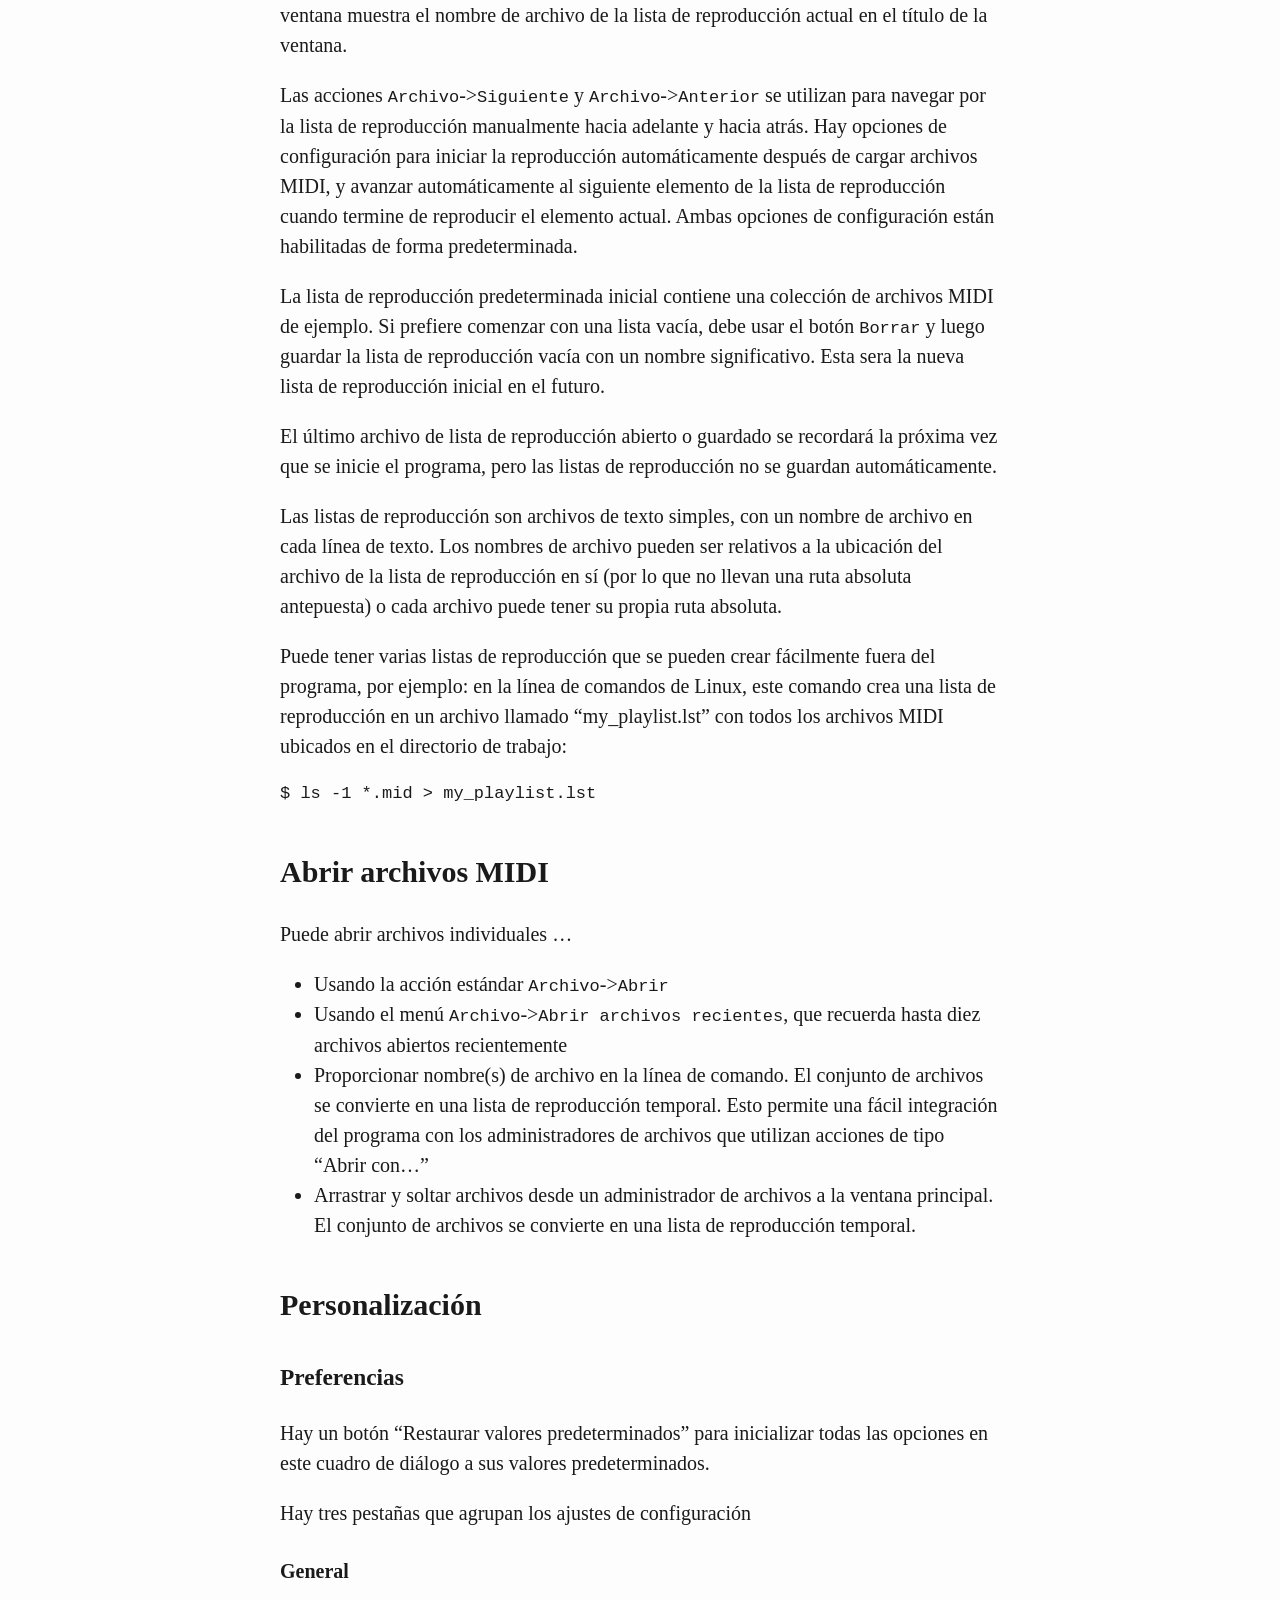
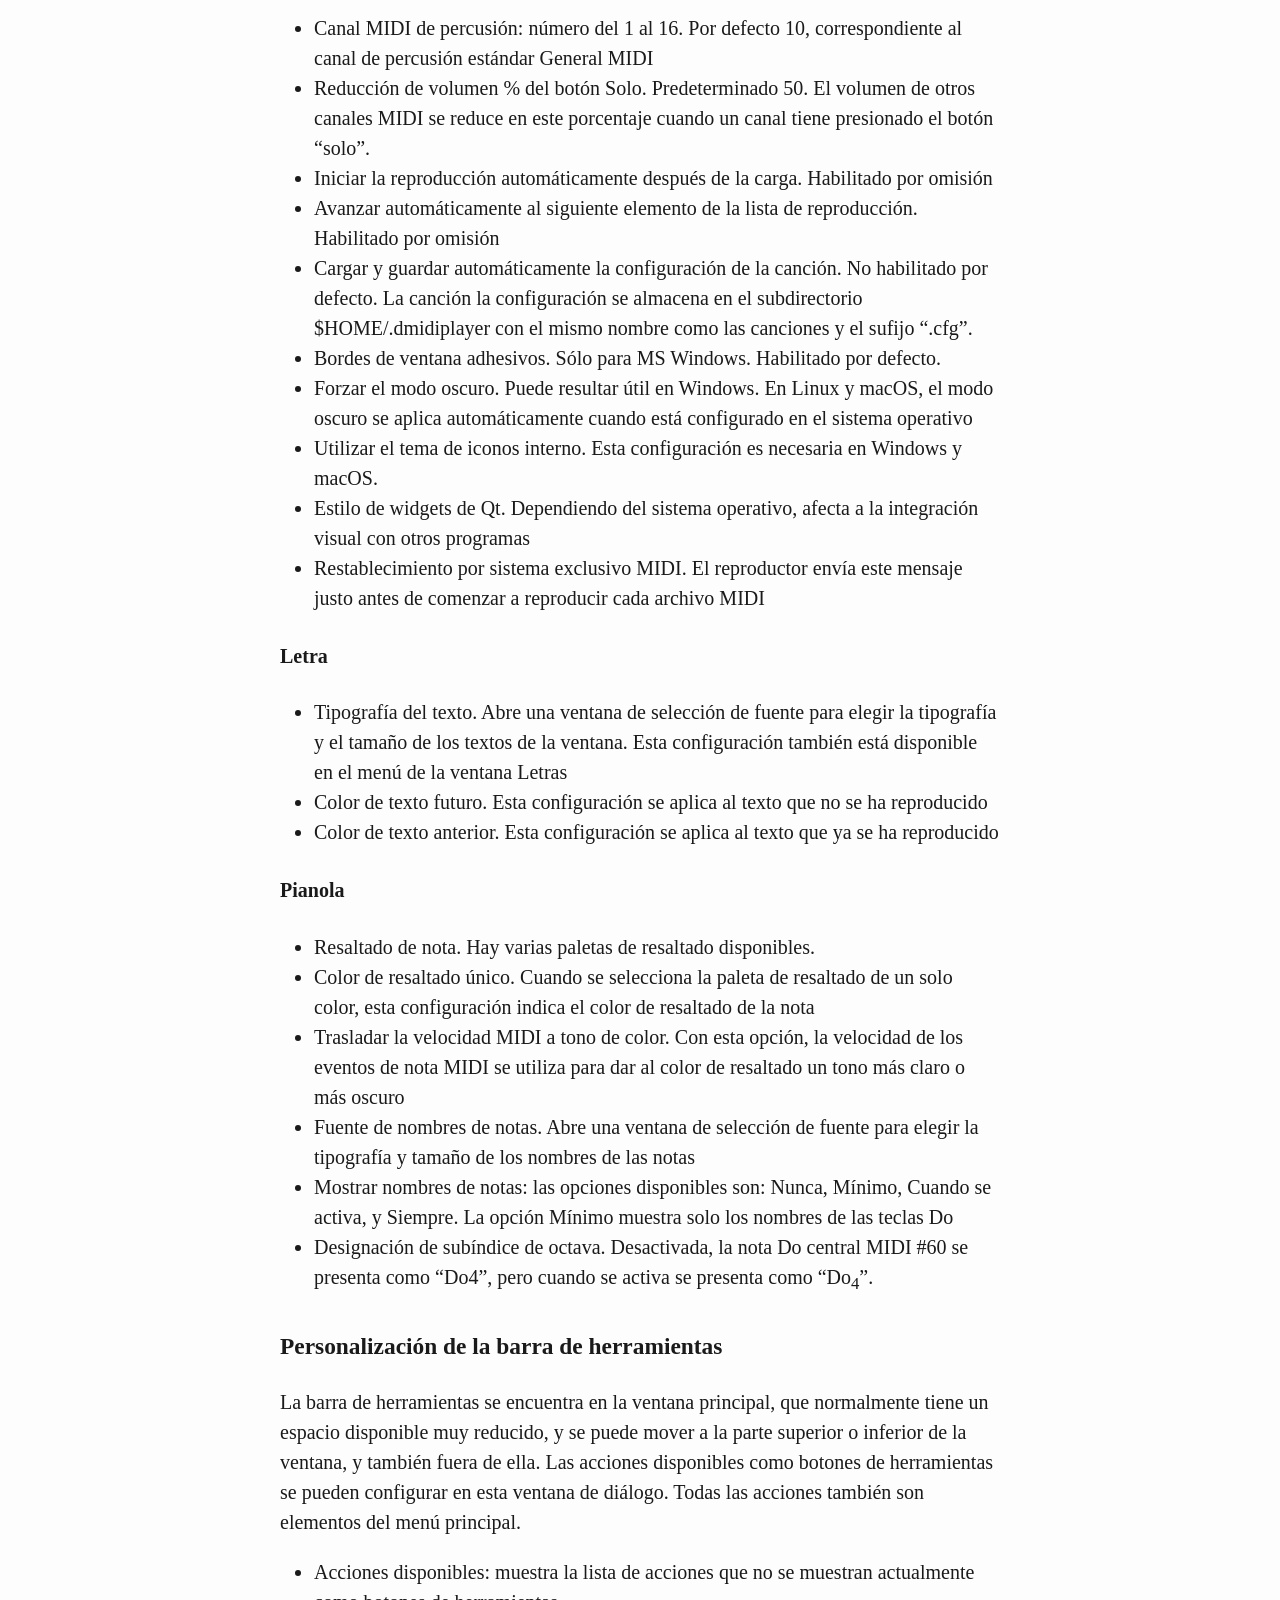
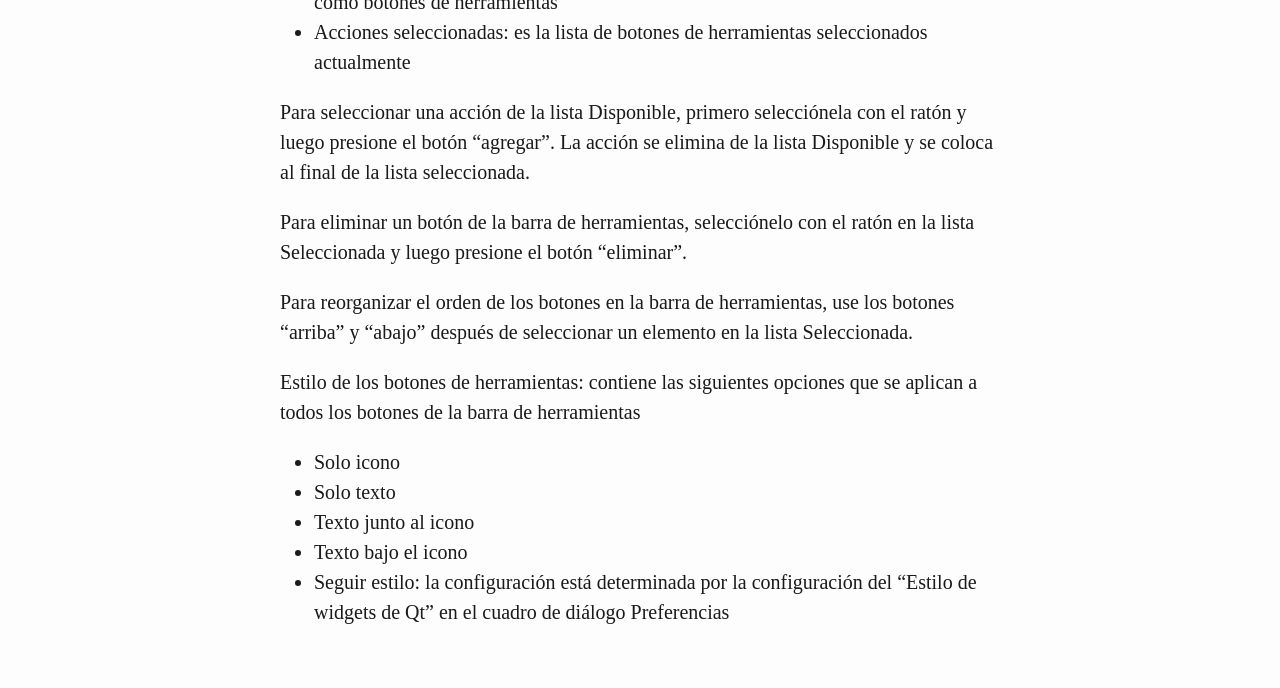
<file: docs/es/index.html>
<!DOCTYPE html PUBLIC "-//W3C//DTD XHTML 1.0 Transitional//EN" "http://www.w3.org/TR/xhtml1/DTD/xhtml1-transitional.dtd">
<html xmlns="http://www.w3.org/1999/xhtml">
<head>
  <meta http-equiv="Content-Type" content="text/html; charset=utf-8" />
  <meta http-equiv="Content-Style-Type" content="text/css" />
  <meta name="generator" content="pandoc" />
  <title>Índice de ayuda</title>
  <style type="text/css">
    html {
      line-height: 1.5;
      font-family: Georgia, serif;
      font-size: 20px;
      color: #1a1a1a;
      background-color: #fdfdfd;
    }
    body {
      margin: 0 auto;
      max-width: 36em;
      padding-left: 50px;
      padding-right: 50px;
      padding-top: 50px;
      padding-bottom: 50px;
      hyphens: auto;
      word-wrap: break-word;
      text-rendering: optimizeLegibility;
      font-kerning: normal;
    }
    @media (max-width: 600px) {
      body {
        font-size: 0.9em;
        padding: 1em;
      }
    }
    @media print {
      body {
        background-color: transparent;
        color: black;
        font-size: 12pt;
      }
      p, h2, h3 {
        orphans: 3;
        widows: 3;
      }
      h2, h3, h4 {
        page-break-after: avoid;
      }
    }
    p {
      margin: 1em 0;
    }
    a {
      color: #1a1a1a;
    }
    a:visited {
      color: #1a1a1a;
    }
    img {
      max-width: 100%;
    }
    h1, h2, h3, h4, h5, h6 {
      margin-top: 1.4em;
    }
    h5, h6 {
      font-size: 1em;
      font-style: italic;
    }
    h6 {
      font-weight: normal;
    }
    ol, ul {
      padding-left: 1.7em;
      margin-top: 1em;
    }
    li > ol, li > ul {
      margin-top: 0;
    }
    blockquote {
      margin: 1em 0 1em 1.7em;
      padding-left: 1em;
      border-left: 2px solid #e6e6e6;
      color: #606060;
    }
    code {
      font-family: Menlo, Monaco, 'Lucida Console', Consolas, monospace;
      font-size: 85%;
      margin: 0;
    }
    pre {
      margin: 1em 0;
      overflow: auto;
    }
    pre code {
      padding: 0;
      overflow: visible;
    }
    .sourceCode {
     background-color: transparent;
     overflow: visible;
    }
    hr {
      background-color: #1a1a1a;
      border: none;
      height: 1px;
      margin: 1em 0;
    }
    table {
      margin: 1em 0;
      border-collapse: collapse;
      width: 100%;
      overflow-x: auto;
      display: block;
      font-variant-numeric: lining-nums tabular-nums;
    }
    table caption {
      margin-bottom: 0.75em;
    }
    tbody {
      margin-top: 0.5em;
      border-top: 1px solid #1a1a1a;
      border-bottom: 1px solid #1a1a1a;
    }
    th {
      border-top: 1px solid #1a1a1a;
      padding: 0.25em 0.5em 0.25em 0.5em;
    }
    td {
      padding: 0.125em 0.5em 0.25em 0.5em;
    }
    header {
      margin-bottom: 4em;
      text-align: center;
    }
    #TOC li {
      list-style: none;
    }
    #TOC a:not(:hover) {
      text-decoration: none;
    }
    code{white-space: pre-wrap;}
    span.smallcaps{font-variant: small-caps;}
    span.underline{text-decoration: underline;}
    div.column{display: inline-block; vertical-align: top; width: 50%;}
    div.hanging-indent{margin-left: 1.5em; text-indent: -1.5em;}
    ul.task-list{list-style: none;}
    .display.math{display: block; text-align: center; margin: 0.5rem auto;}
  </style>
</head>
<body>
<aside role="note"><strong>Historical manual.</strong> This page describes earlier releases. See the <a href="../USER_GUIDE.md">current Rust/Dioxus user guide</a> and <a href="../VALIDATION.md">validation record</a>. Translation updates are pending.</aside>

<div id="header">
<h1 class="title">Índice de ayuda</h1>
</div>
<div id="TOC">
<ul>
<li><a href="#introducción">Introducción</a></li>
<li><a href="#salida-midi">Salida MIDI</a></li>
<li><a href="#controles-de-reproducción">Controles de reproducción</a>
<ul>
<li><a href="#transporte">Transporte</a></li>
<li><a href="#nivel-de-volumen">Nivel de volumen</a></li>
<li><a href="#tempo">Tempo</a></li>
<li><a href="#salto-bucle-y-posicionamiento">Salto, bucle y posicionamiento</a></li>
</ul></li>
<li><a href="#configuración-de-la-canción">Configuración de la canción</a></li>
<li><a href="#vistas">Vistas</a>
<ul>
<li><a href="#canales">Canales</a></li>
<li><a href="#pianola">Pianola</a></li>
<li><a href="#letra">Letra</a></li>
</ul></li>
<li><a href="#listas-de-reproducción">Listas de reproducción</a></li>
<li><a href="#abrir-archivos-midi">Abrir archivos MIDI</a></li>
<li><a href="#personalización">Personalización</a>
<ul>
<li><a href="#preferencias">Preferencias</a></li>
<li><a href="#personalización-de-la-barra-de-herramientas">Personalización de la barra de herramientas</a></li>
</ul></li>
</ul>
</div>
<h2 id="introducción">Introducción</h2>
<p>Esta aplicación es un reproductor de archivos MIDI multiplataforma para Linux, Windows y macOS. Lee formatos de archivo .MID (archivos MIDI estándar), .KAR (Karaoke) y .WRK (Cakewalk) y produce eventos MIDI en puertos MIDI de hardware y también sintetizadores software.</p>
<p><a href="https://drumstick.sourceforge.io">Drumstick</a> es un conjunto de bibliotecas C ++ / Qt con licencia GPLv3 para aplicaciones MIDI. El proyecto incluye varias herramientas como ejemplos, y entre ellas se encuentra la utilidad drumstick-guiplayer que aprovecha la biblioteca Drumstick::ALSA, por lo que solo está disponible para Linux (porque el secuenciador ALSA es una tecnología exclusiva de Linux). Algunas personas han pedido un programa con las mismas funcionalidades en Windows y macOS, y aquí está. Pero este programa es mucho más que eso y también funciona en Linux …</p>
<p>Algunas características clave:</p>
<ul>
<li>Salida MIDI a puertos MIDI de hardware, o cualquier otro backend de Drumstick como sintetizadores software</li>
<li><a href="https://es.wikipedia.org/wiki/Transposici%C3%B3n_(m%C3%BAsica)">Transposición</a> de la tonalidad entre -12 y +12 semitonos</li>
<li>Cambiar el nivel de volumen MIDI (usando MIDI CC7)</li>
<li>Escala la velocidad de la canción entre la mitad y doble <a href="https://es.wikipedia.org/wiki/Tempo">tempo</a></li>
<li>Vistas de letras, pianola y canales MIDI</li>
<li>Admite formatos de archivo MID / KAR (archivos MIDI estándar) y WRK (Cakewalk)</li>
</ul>
<h2 id="salida-midi">Salida MIDI</h2>
<p>Cualquier reproductor MIDI solo emite eventos MIDI, pero no sonido. Para producir sonido, se necesita un sintetizador para convertir los eventos MIDI en audio digital que puede ser reproducido por los altavoces de la computadora (o externos). Los eventos también pueden ser renderizados por un instrumento musical MIDI externo conectado a la computadora, por ejemplo, un órgano MIDI, piano o sintetizador con una interfaz USB. Si esa opción no está disponible, otra alternativa habitual es un sintetizador de software (un programa).</p>
<p>Hay sintetizadores de software incluidos en los sistemas operativos de la computadora, por ejemplo, Microsoft Windows incluye “Microsoft GS Wavetable Synth”, y Apple macOS incluye el “Apple DLS Synthesizer”. Para usarlos, debe abrir el cuadro de diálogo “Configuración MIDI” y luego:</p>
<ul>
<li>En <strong>Windows</strong>, seleccione la opción “Windows MM” en el primer cuadro de lista y “Microsoft GS Wavetable Synth” en el segundo cuadro de lista. En lugar de este sintetizador, que es muy básico y limitado, es posible que prefiera una alternativa mejor / gratuita como <a href="https://coolsoft.altervista.org/en/virtualmidisynth">Sintetizador MIDI virtual</a> que se mostrará como “VirtualMIDISynth #n” en el segundo cuadro de lista cuando se ejecute. Si tiene un instrumento MIDI externo conectado a la computadora, su nombre también debería aparecer en el segundo cuadro de lista.</li>
<li>En <strong>macOS</strong>, seleccione “DLS Synth” en el primer y segundo cuadro de lista. Este sintetizador tiene una opción de configuración para usar archivos de fuente de sonido DLS o SF2 si quieres. Para usar otro dispositivo MIDI o sintetizador de software conectado, debe seleccionar “CoreMIDI” en el primer cuadro de lista, y el nombre de su sintetizador en el segundo.</li>
<li>En <strong>Linux</strong> y otros sistemas operativos <strong>Unix</strong>, “SonivoxEAS” es un software sintetizador listo para ser utilizado. Es un sintetizador GM muy básico que no usa archivos y depende únicamente del sistema de sonido PulseAudio. Para dispositivos externos conectados a la computadora o sintetizadores de software arbitrarios, debe seleccionar “ALSA” (o “OSS”) en el primer cuadro de lista.</li>
<li><strong>FluidSynth</strong> es otro sintetizador de software abierto incluido que es multiplataforma y disponible en todos los sistemas operativos. Es muy configurable, aceptando archivos de fuente de sonido y muchos sistemas de sonido de audio digital. Seleccione <a href="https://github.com/FluidSynth/fluidsynth">FluidSynth</a> en ambos cuadros de lista para usarlo.</li>
<li><strong>Network</strong> es una salida de multidifusión UDP multiplataforma, que se puede utilizar para enviar Eventos MIDI como paquetes de red a otras computadoras y dispositivos en la misma red de área local. Es compatible con <a href="https://www.nerds.de/en/ipmidi.html">ipMIDI</a>, <a href="https://qmidinet.sourceforge.io/">QmidiNet</a> y <a href="https://llg.cubic.org/tools/multimidicast/">multimidicast</a> entre otro software.</li>
</ul>
<h2 id="controles-de-reproducción">Controles de reproducción</h2>
<p>Las siguientes acciones estándar están disponibles en el menú <code>Archivo</code> y también en la barra de herramientas, con las funcionalidades convencionales en cualquier reproductor multimedia:</p>
<ul>
<li><code>Reproducir</code></li>
<li><code>Pausa</code> (y continuar)</li>
<li><code>Parar</code></li>
<li><code>Avanzar</code> (1 compás)</li>
<li><code>Retroceder</code> (1 compás)</li>
</ul>
<p>Por defecto, <code>Reproducir</code> se activa automáticamente al cargar un archivo MIDI, excepto cuando esta función está desactivada en el cuadro de diálogo de configuración.</p>
<p>La <code>barra de estado</code>, ubicada opcionalmente en la parte inferior de la ventana principal, muestra el estado de reproducción actual como “Reproduciendo”, “Detenido”, “En pausa”, etc.</p>
<h3 id="transporte">Transporte</h3>
<p>El “Control de tono” se encuentra en la ventana principal. Es un cuadro de giro inicializado a cero, con un rango válido de -12 a +12 semitonos. Los límites son equivalentes a una octava hacia arriba o hacia abajo del tono original. Esto debería ser suficiente para los cantantes o instrumentistas que necesitan ajustar la tonalidad para su comodidad.</p>
<p>Todos los canales MIDI se transponen cromáticamente, excepto el canal de percusión (Canal GM 10 por omisión).</p>
<h3 id="nivel-de-volumen">Nivel de volumen</h3>
<p>El “Control de volumen” se encuentra en la ventana principal. Es un control deslizante, inicializado al 100%, con un rango válido de 0% a 200%. El límite superior efectivo puede ser menor porque el MIDI CC 7 tiene un rango válido desde 0 a 127. También hay un botón para <code>Restablecer volumen</code>.</p>
<h3 id="tempo">Tempo</h3>
<p>El <code>Control de tempo</code> se encuentra en la ventana principal. Es un control deslizante inicializado al 100% con un rango válido del 50% al 200%. Hay un botón para <code>Restablecer Tempo</code> y también una etiqueta de tempo, que muestra el tempo efectivo en pulsos por minuto con un valor inicial de 120 bpm. Este es el tempo predeterminado para un archivo MIDI si no contiene un cambio de tempo. Este valor se actualiza al cambiar el control de tempo, y también mientras se reproduce un archivo MIDI que contiene cambios de tempo.</p>
<h3 id="salto-bucle-y-posicionamiento">Salto, bucle y posicionamiento</h3>
<p>La acción <code>Salto</code> (ubicada en el menú <code>Archivo</code> y en la barra de herramientas predeterminada), solicita un número de compás, entre 1 y el último compás de la canción cargada, para cambiar la posición actual de reproducción en la canción.</p>
<p>La acción <code>Bucle</code> (ubicada en el menú <code>Archivo</code> y la barra de herramientas predeterminada), solicita dos números de compás. La canción se reproducirá entre los dos compases dados cuando esté activado. Puede apagar el bucle en cualquier momento seleccionando la acción nuevamente.</p>
<p>El “Control de posicionamiento” se encuentra en la ventana principal. Es un control deslizante que se mueve mientras cambia la posición actual de reproducción, y se puede mover manualmente para cambiar la posición a cualquier punto arbitrario dentro de la canción.</p>
<h2 id="configuración-de-la-canción">Configuración de la canción</h2>
<p>Los ajustes de la canción se almacenan en el subdirectorio $HOME/.dmidiplayer con el mismo nombre que las canciones y el sufijo “.cfg”. Cuando se carga un archivo de canción, sus ajustes se pueden cargar automáticamente y también guardar cuando la canción se detiene. Consulte la configuración correspondiente en el cuadro de diálogo Preferencias/General.</p>
<p>Los ajustes de la canción también se pueden cargar y guardar manualmente desde el correspondiente elemento del menú “Archivo” -&gt; “Configuración de canción”.</p>
<p>Cada archivo de configuración de canción .cfg es un archivo de texto donde se almacenan los siguientes datos:</p>
<ul>
<li>La codificación del texto de la canción, detectada o seleccionada por el usuario en la vista de Letras.</li>
<li>La ruta completa del archivo y el nombre de la canción.</li>
<li>La alteración del tono en semitonos, como se indica en la ventana principal.</li>
<li>La variación de tempo, tal y como se indica en la ventana principal.</li>
<li>La variación de volumen global, como se indica en la ventana principal.</li>
</ul>
<p>Para cada canal MIDI usado por la canción, se almacenan los siguientes datos provenientes de la vista de canales:</p>
<ul>
<li>La variación del volumen del canal.</li>
<li>La etiqueta del canal.</li>
<li>El parche del canal (número de programa MIDI).</li>
<li>El estado de los botones de solo, silencio y bloqueo del canal.</li>
</ul>
<h2 id="vistas">Vistas</h2>
<p>Las siguientes opciones están habilitadas en el menú <code>Ver</code>:</p>
<p>Tres vistas son ventanas independientes que puede abrir y cerrar a su conveniencia: Canales, Letra y Pianola.</p>
<p>Por otro lado, también puede ocultar o mostrar tres vistas más que están incrustadas en la ventana principal: barra de herramientas, barra de estado y ritmo.</p>
<h3 id="canales">Canales</h3>
<p>Esta ventana muestra hasta 16 filas, una para cada canal MIDI utilizado por el Archivo MIDI. Las columnas son:</p>
<ul>
<li>Número de canal MIDI y texto (editable). Por lo general, contiene el nombre del instrumento o una breve descripción extraída de los metadatos del archivo.</li>
<li>Botón de silencio. Con esta opción, el canal actual puede silenciarse.</li>
<li>Botón “Solo”. Sube el volumen del canal actual, mientras baja el de los otros canales.</li>
<li>Nivel. Indicador de la actividad en el canal actual.</li>
<li>Bloquear. Este botón fija el Patch en el canal actual, evitando los cambios almacenados en el archivo.</li>
<li>Parche. Corresponde a los eventos de cambio de programa MIDI de acuerdo con las Lista MIDI de nombres de instrumentos.</li>
</ul>
<h3 id="pianola">Pianola</h3>
<p>Esta ventana muestra hasta 16 filas, una para cada canal MIDI utilizado por el Archivo MIDI. Cada fila contiene:</p>
<ul>
<li>Un número de canal y un texto (los mismos datos que la ventana Canales)</li>
<li>Un teclado de piano. Las teclas se resaltarán con un color, que puede ser completamente personalizado, por los eventos de nota MIDI reproducidos por el archivo MIDI actual. Puede mostrar también opcionalmente los nombres de las notas. Las teclas pueden ser activadas manualmente usando el teclado de la computadora y el ratón</li>
</ul>
<p>Hay un menú de ventana con las siguientes opciones:</p>
<ul>
<li>Ver en pantalla completa. Agranda la ventana llenando el monitor actual</li>
<li>Mostrar todos los canales</li>
<li>Ocultar todos los canales</li>
<li>Reducir el número de teclas. De forma predeterminada cada teclado muestra 88 teclas, desde La-0 a Do-8. Usando esta opción los teclados muestran solo el número de octavas realmente utilizadas por el archivo MIDI, que suele ser un número menor</li>
<li>Hasta 16 opciones de canal, para ocultar o mostrar cada canal individualmente. Por omisión, todos los canales MIDI utilizados en el archivo MIDI actual están seleccionados</li>
</ul>
<h3 id="letra">Letra</h3>
<p>Esta ventana muestra los metadatos de texto del archivo MIDI cargado, filtrando los datos con una serie de controles ubicados en la barra de herramientas de la ventana:</p>
<ul>
<li>Pista: un cuadro de lista para elegir entre “Todas las pistas”, o un elemento correspondiente a cada pista utilizada en el archivo MIDI cargado. Este número de pista reemplaza al concepto de canal MIDI en esta ventana, porque los metadatos de texto no tienen un atributo de canal, pero siempre pertenecen a alguna pista. Por defecto, la pista que contiene más datos se selecciona automáticamente</li>
<li>Tipo: un cuadro de lista para elegir uno de los tipos de texto de metadatos o todos ellos. El tipo “Eventos de letra” es la opción más probable</li>
<li>Codificación: la codificación del texto se detecta automáticamente, pero en algunos casos la detección puede ser incorrecta por lo que es posible seleccionar manualmente la correcta</li>
</ul>
<p>Hay un menú de ventana con las siguientes opciones:</p>
<ul>
<li>Copiar al portapapeles: copia los metadatos que se muestran actualmente en la ventana.</li>
<li>Guardar en archivo… Después de abrir un cuadro de diálogo Guardar archivo, esta opción crea un archivo de texto en el disco, con el texto mostrado por la ventana y la codificación seleccionada</li>
<li>Imprimir… Después de abrir un cuadro de diálogo Imprimir, esta opción imprime el texto mostrado por la ventana de la impresora seleccionada</li>
<li>Pantalla completa: agranda la ventana para llenar el monitor actual</li>
<li>Fuente… Abre una ventana de Selección de fuente para elegir tipografía y tamaño para los textos de la ventana</li>
</ul>
<h2 id="listas-de-reproducción">Listas de reproducción</h2>
<p>Las listas de reproducción son colecciones de nombres de archivos que se pueden usar para reproducir una serie de piezas MIDI, como un repertorio musical.</p>
<p>La acción <code>Archivo</code>-&gt;<code>Lista de reproducción...</code> gestiona la creación, modificación, ordenación, apertura y almacenamiento de los archivos de listas de reproducción. Esta ventana muestra el nombre de archivo de la lista de reproducción actual en el título de la ventana.</p>
<p>Las acciones <code>Archivo</code>-&gt;<code>Siguiente</code> y <code>Archivo</code>-&gt;<code>Anterior</code> se utilizan para navegar por la lista de reproducción manualmente hacia adelante y hacia atrás. Hay opciones de configuración para iniciar la reproducción automáticamente después de cargar archivos MIDI, y avanzar automáticamente al siguiente elemento de la lista de reproducción cuando termine de reproducir el elemento actual. Ambas opciones de configuración están habilitadas de forma predeterminada.</p>
<p>La lista de reproducción predeterminada inicial contiene una colección de archivos MIDI de ejemplo. Si prefiere comenzar con una lista vacía, debe usar el botón <code>Borrar</code> y luego guardar la lista de reproducción vacía con un nombre significativo. Esta sera la nueva lista de reproducción inicial en el futuro.</p>
<p>El último archivo de lista de reproducción abierto o guardado se recordará la próxima vez que se inicie el programa, pero las listas de reproducción no se guardan automáticamente.</p>
<p>Las listas de reproducción son archivos de texto simples, con un nombre de archivo en cada línea de texto. Los nombres de archivo pueden ser relativos a la ubicación del archivo de la lista de reproducción en sí (por lo que no llevan una ruta absoluta antepuesta) o cada archivo puede tener su propia ruta absoluta.</p>
<p>Puede tener varias listas de reproducción que se pueden crear fácilmente fuera del programa, por ejemplo: en la línea de comandos de Linux, este comando crea una lista de reproducción en un archivo llamado “my_playlist.lst” con todos los archivos MIDI ubicados en el directorio de trabajo:</p>
<pre><code>$ ls -1 *.mid &gt; my_playlist.lst</code></pre>
<h2 id="abrir-archivos-midi">Abrir archivos MIDI</h2>
<p>Puede abrir archivos individuales …</p>
<ul>
<li>Usando la acción estándar <code>Archivo</code>-&gt;<code>Abrir</code></li>
<li>Usando el menú <code>Archivo</code>-&gt;<code>Abrir archivos recientes</code>, que recuerda hasta diez archivos abiertos recientemente</li>
<li>Proporcionar nombre(s) de archivo en la línea de comando. El conjunto de archivos se convierte en una lista de reproducción temporal. Esto permite una fácil integración del programa con los administradores de archivos que utilizan acciones de tipo “Abrir con…”</li>
<li>Arrastrar y soltar archivos desde un administrador de archivos a la ventana principal. El conjunto de archivos se convierte en una lista de reproducción temporal.</li>
</ul>
<h2 id="personalización">Personalización</h2>
<h3 id="preferencias">Preferencias</h3>
<p>Hay un botón “Restaurar valores predeterminados” para inicializar todas las opciones en este cuadro de diálogo a sus valores predeterminados.</p>
<p>Hay tres pestañas que agrupan los ajustes de configuración</p>
<h4 id="general">General</h4>
<ul>
<li>Canal MIDI de percusión: número del 1 al 16. Por defecto 10, correspondiente al canal de percusión estándar General MIDI</li>
<li>Reducción de volumen % del botón Solo. Predeterminado 50. El volumen de otros canales MIDI se reduce en este porcentaje cuando un canal tiene presionado el botón “solo”.</li>
<li>Iniciar la reproducción automáticamente después de la carga. Habilitado por omisión</li>
<li>Avanzar automáticamente al siguiente elemento de la lista de reproducción. Habilitado por omisión</li>
<li>Cargar y guardar automáticamente la configuración de la canción. No habilitado por defecto. La canción la configuración se almacena en el subdirectorio $HOME/.dmidiplayer con el mismo nombre como las canciones y el sufijo “.cfg”.</li>
<li>Bordes de ventana adhesivos. Sólo para MS Windows. Habilitado por defecto.</li>
<li>Forzar el modo oscuro. Puede resultar útil en Windows. En Linux y macOS, el modo oscuro se aplica automáticamente cuando está configurado en el sistema operativo</li>
<li>Utilizar el tema de iconos interno. Esta configuración es necesaria en Windows y macOS.</li>
<li>Estilo de widgets de Qt. Dependiendo del sistema operativo, afecta a la integración visual con otros programas</li>
<li>Restablecimiento por sistema exclusivo MIDI. El reproductor envía este mensaje justo antes de comenzar a reproducir cada archivo MIDI</li>
</ul>
<h4 id="letra-1">Letra</h4>
<ul>
<li>Tipografía del texto. Abre una ventana de selección de fuente para elegir la tipografía y el tamaño de los textos de la ventana. Esta configuración también está disponible en el menú de la ventana Letras</li>
<li>Color de texto futuro. Esta configuración se aplica al texto que no se ha reproducido</li>
<li>Color de texto anterior. Esta configuración se aplica al texto que ya se ha reproducido</li>
</ul>
<h4 id="pianola-1">Pianola</h4>
<ul>
<li>Resaltado de nota. Hay varias paletas de resaltado disponibles.</li>
<li>Color de resaltado único. Cuando se selecciona la paleta de resaltado de un solo color, esta configuración indica el color de resaltado de la nota</li>
<li>Trasladar la velocidad MIDI a tono de color. Con esta opción, la velocidad de los eventos de nota MIDI se utiliza para dar al color de resaltado un tono más claro o más oscuro</li>
<li>Fuente de nombres de notas. Abre una ventana de selección de fuente para elegir la tipografía y tamaño de los nombres de las notas</li>
<li>Mostrar nombres de notas: las opciones disponibles son: Nunca, Mínimo, Cuando se activa, y Siempre. La opción Mínimo muestra solo los nombres de las teclas Do</li>
<li>Designación de subíndice de octava. Desactivada, la nota Do central MIDI #60 se presenta como “Do4”, pero cuando se activa se presenta como “Do<sub>4</sub>”.</li>
</ul>
<h3 id="personalización-de-la-barra-de-herramientas">Personalización de la barra de herramientas</h3>
<p>La barra de herramientas se encuentra en la ventana principal, que normalmente tiene un espacio disponible muy reducido, y se puede mover a la parte superior o inferior de la ventana, y también fuera de ella. Las acciones disponibles como botones de herramientas se pueden configurar en esta ventana de diálogo. Todas las acciones también son elementos del menú principal.</p>
<ul>
<li>Acciones disponibles: muestra la lista de acciones que no se muestran actualmente como botones de herramientas</li>
<li>Acciones seleccionadas: es la lista de botones de herramientas seleccionados actualmente</li>
</ul>
<p>Para seleccionar una acción de la lista Disponible, primero selecciónela con el ratón y luego presione el botón “agregar”. La acción se elimina de la lista Disponible y se coloca al final de la lista seleccionada.</p>
<p>Para eliminar un botón de la barra de herramientas, selecciónelo con el ratón en la lista Seleccionada y luego presione el botón “eliminar”.</p>
<p>Para reorganizar el orden de los botones en la barra de herramientas, use los botones “arriba” y “abajo” después de seleccionar un elemento en la lista Seleccionada.</p>
<p>Estilo de los botones de herramientas: contiene las siguientes opciones que se aplican a todos los botones de la barra de herramientas</p>
<ul>
<li>Solo icono</li>
<li>Solo texto</li>
<li>Texto junto al icono</li>
<li>Texto bajo el icono</li>
<li>Seguir estilo: la configuración está determinada por la configuración del “Estilo de widgets de Qt” en el cuadro de diálogo Preferencias</li>
</ul>
</body>
</html>
</file>
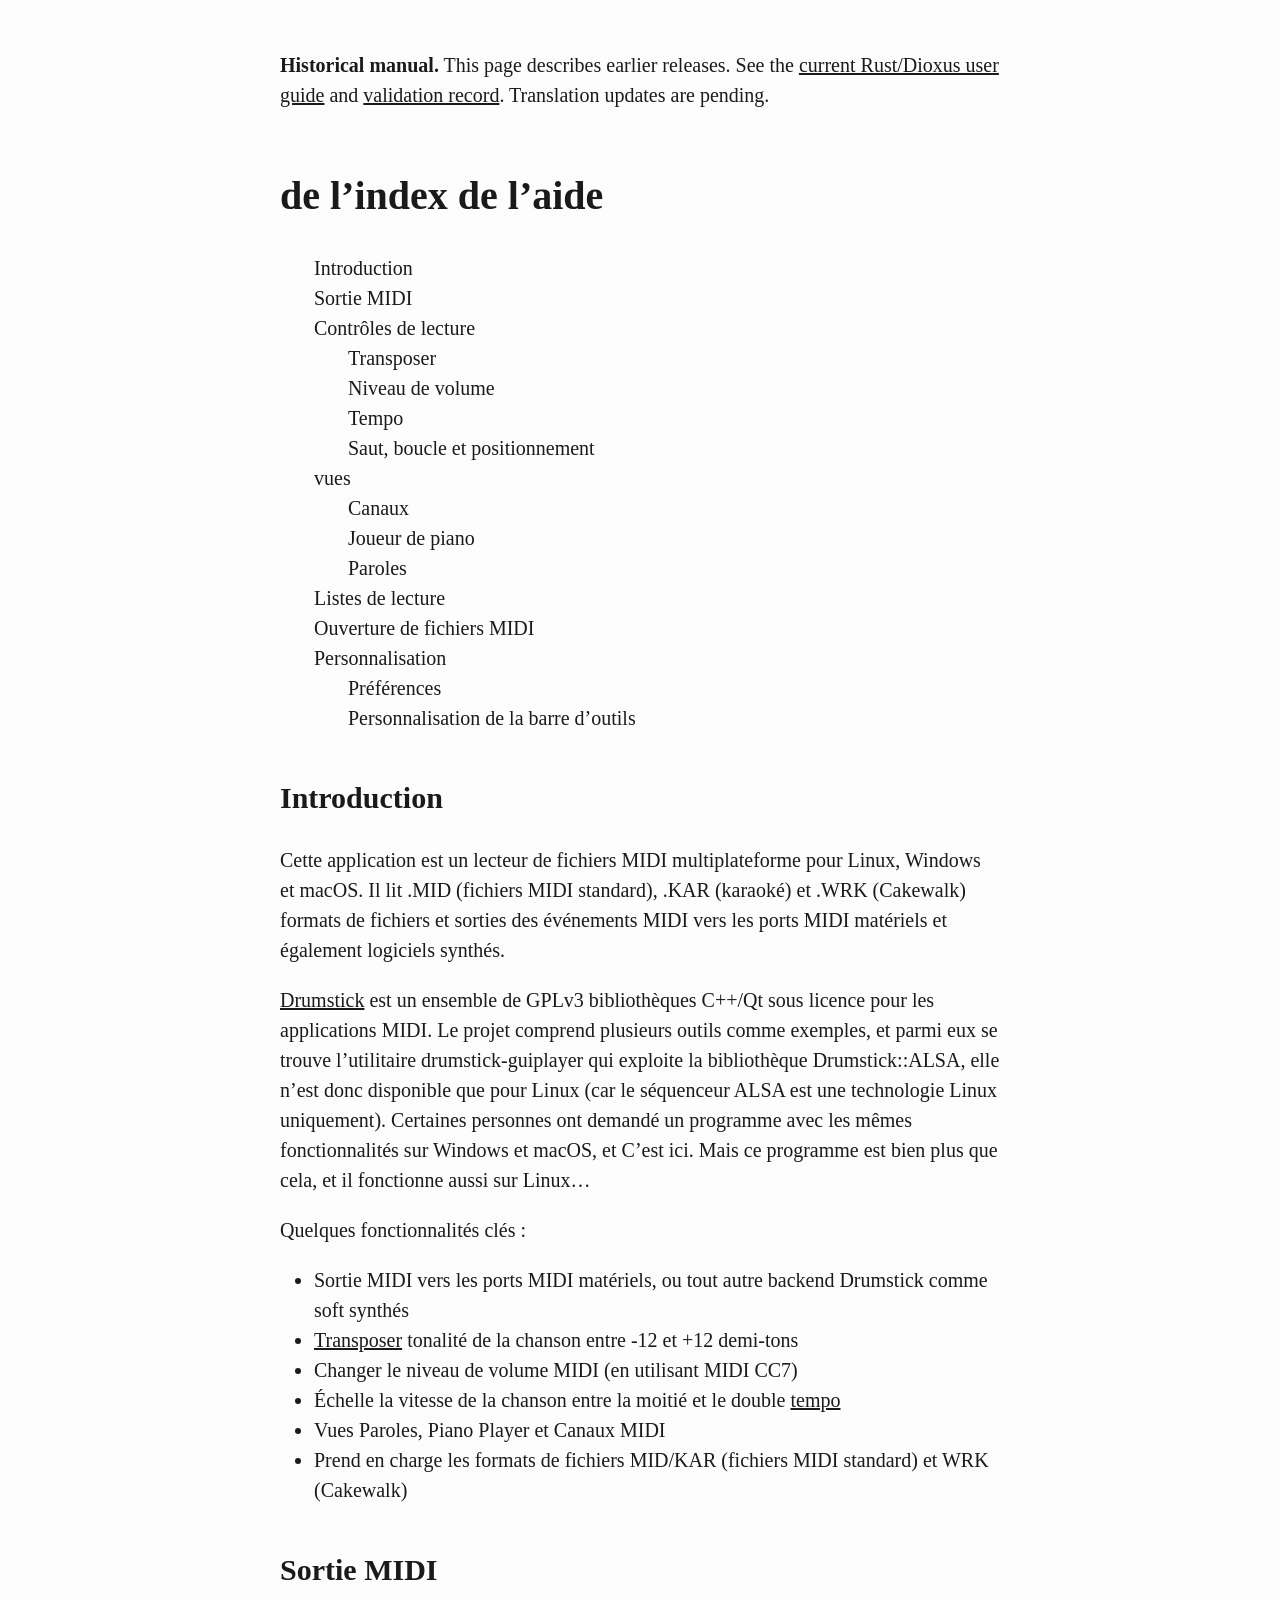
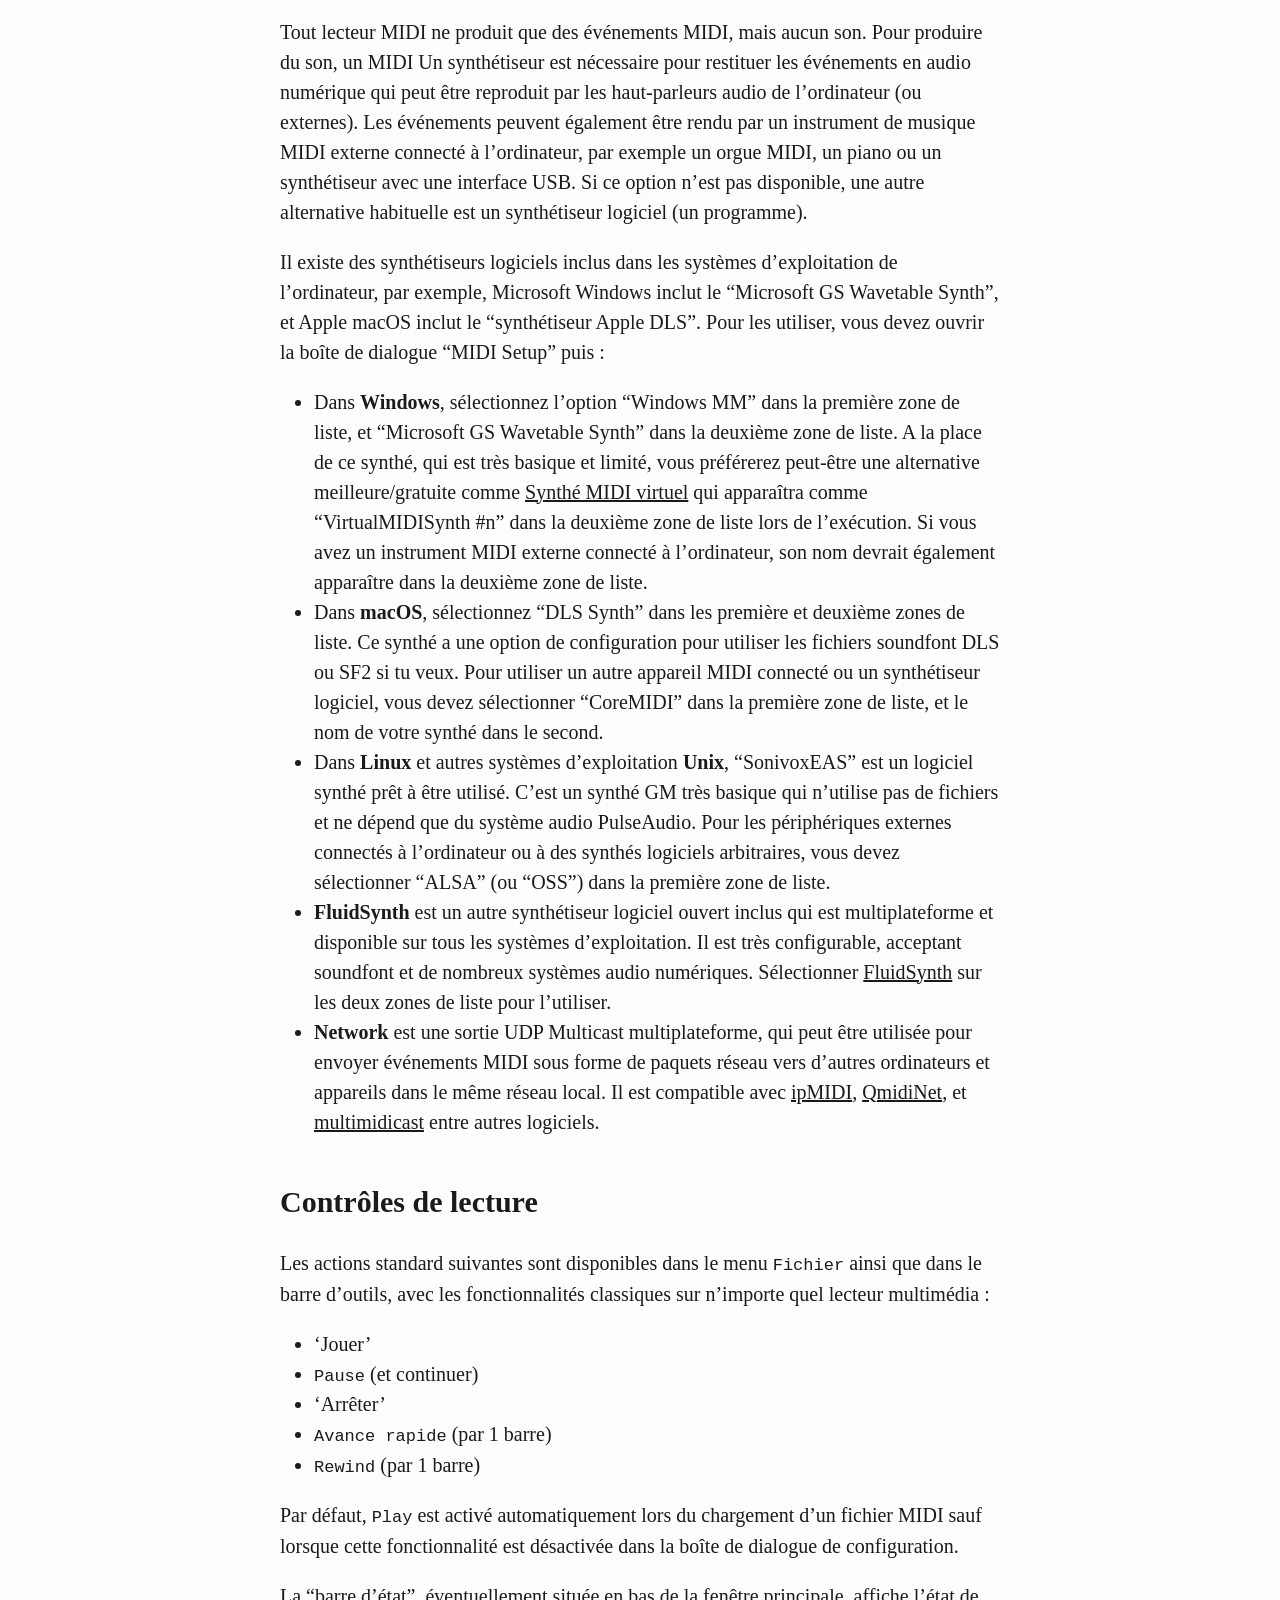
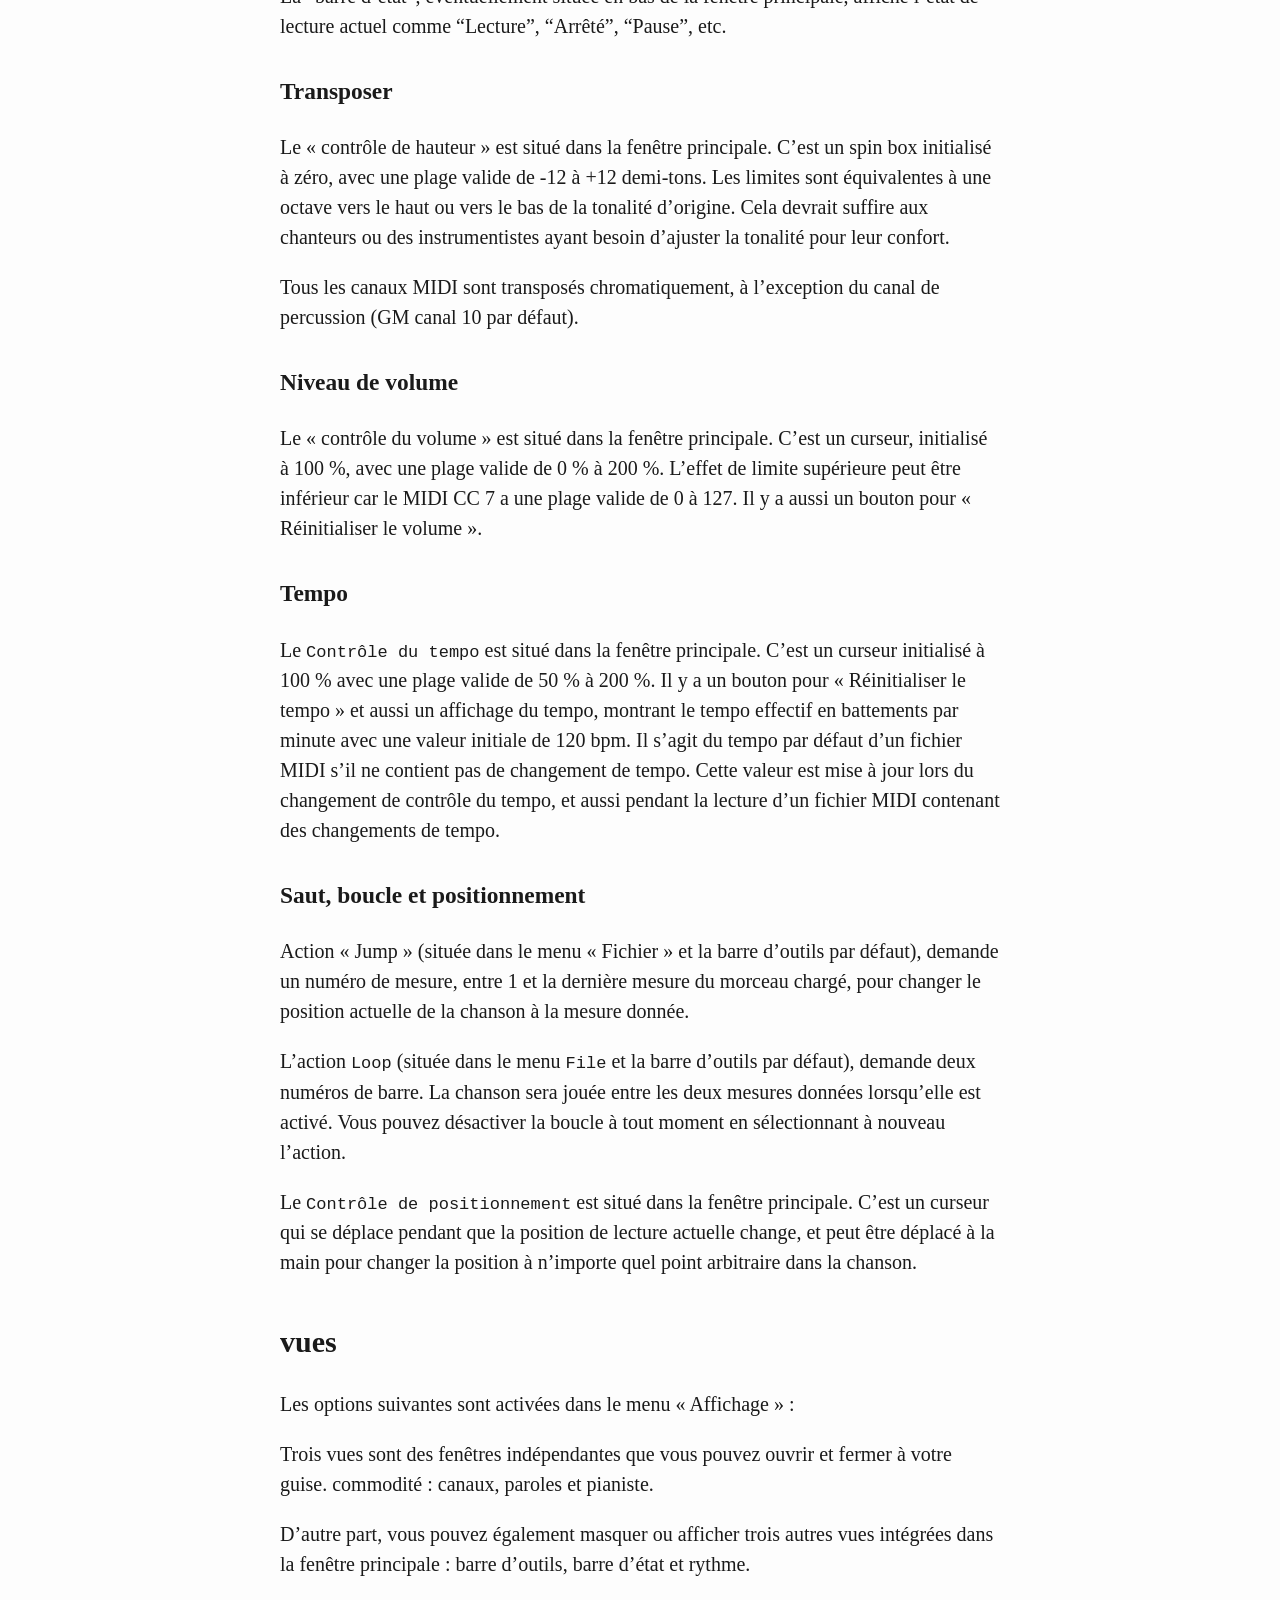
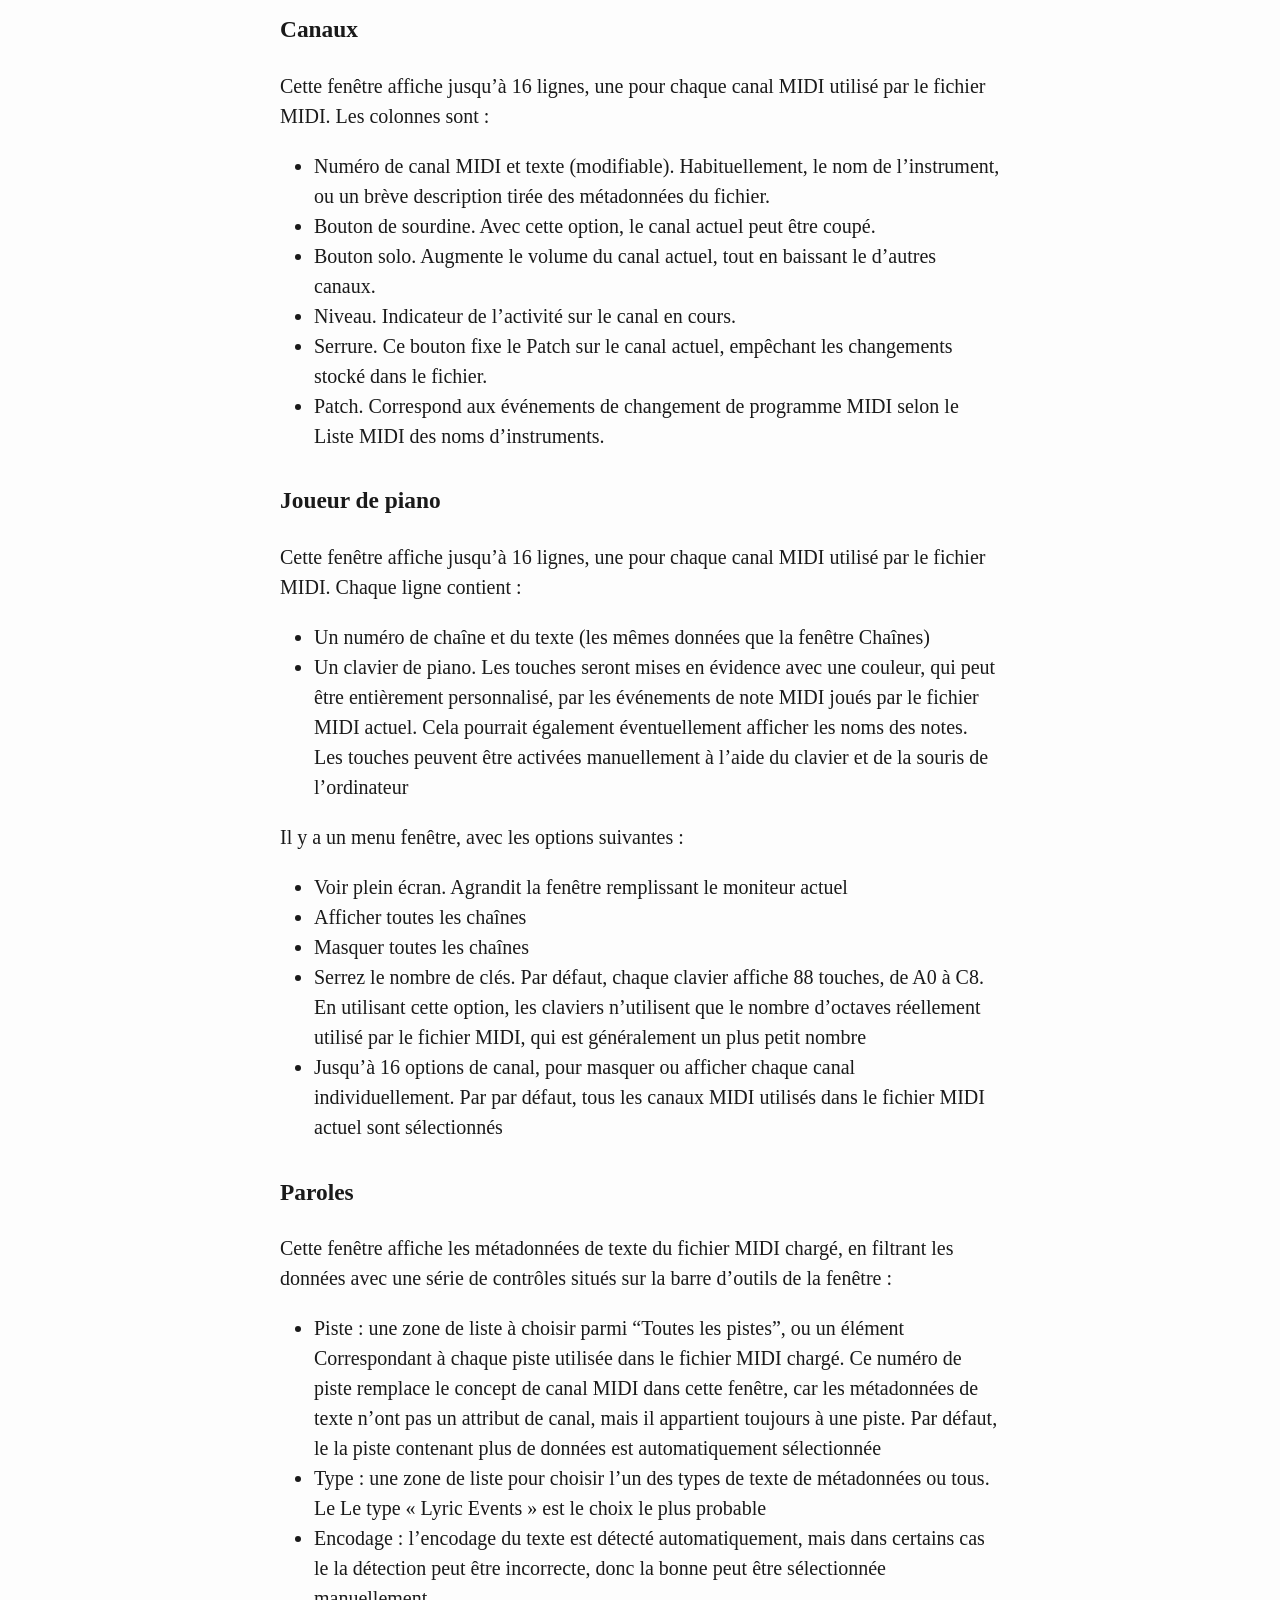
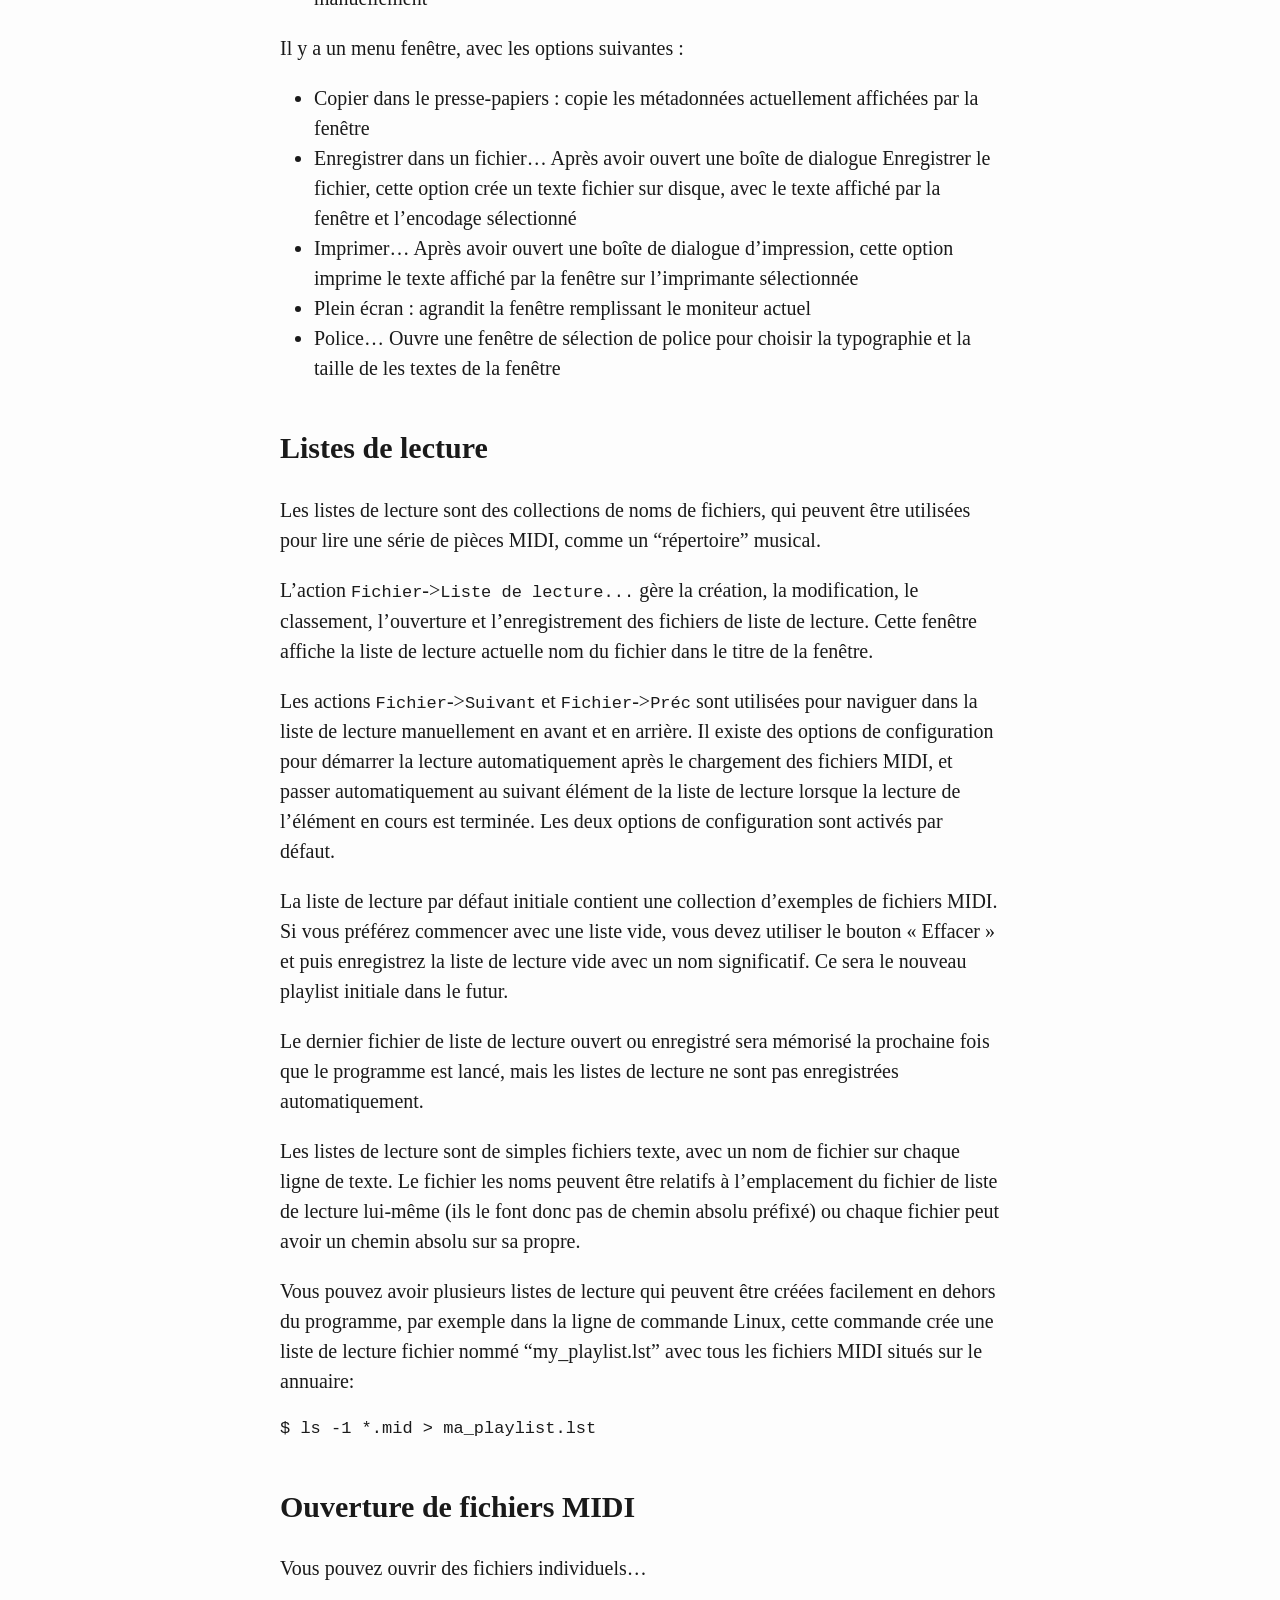
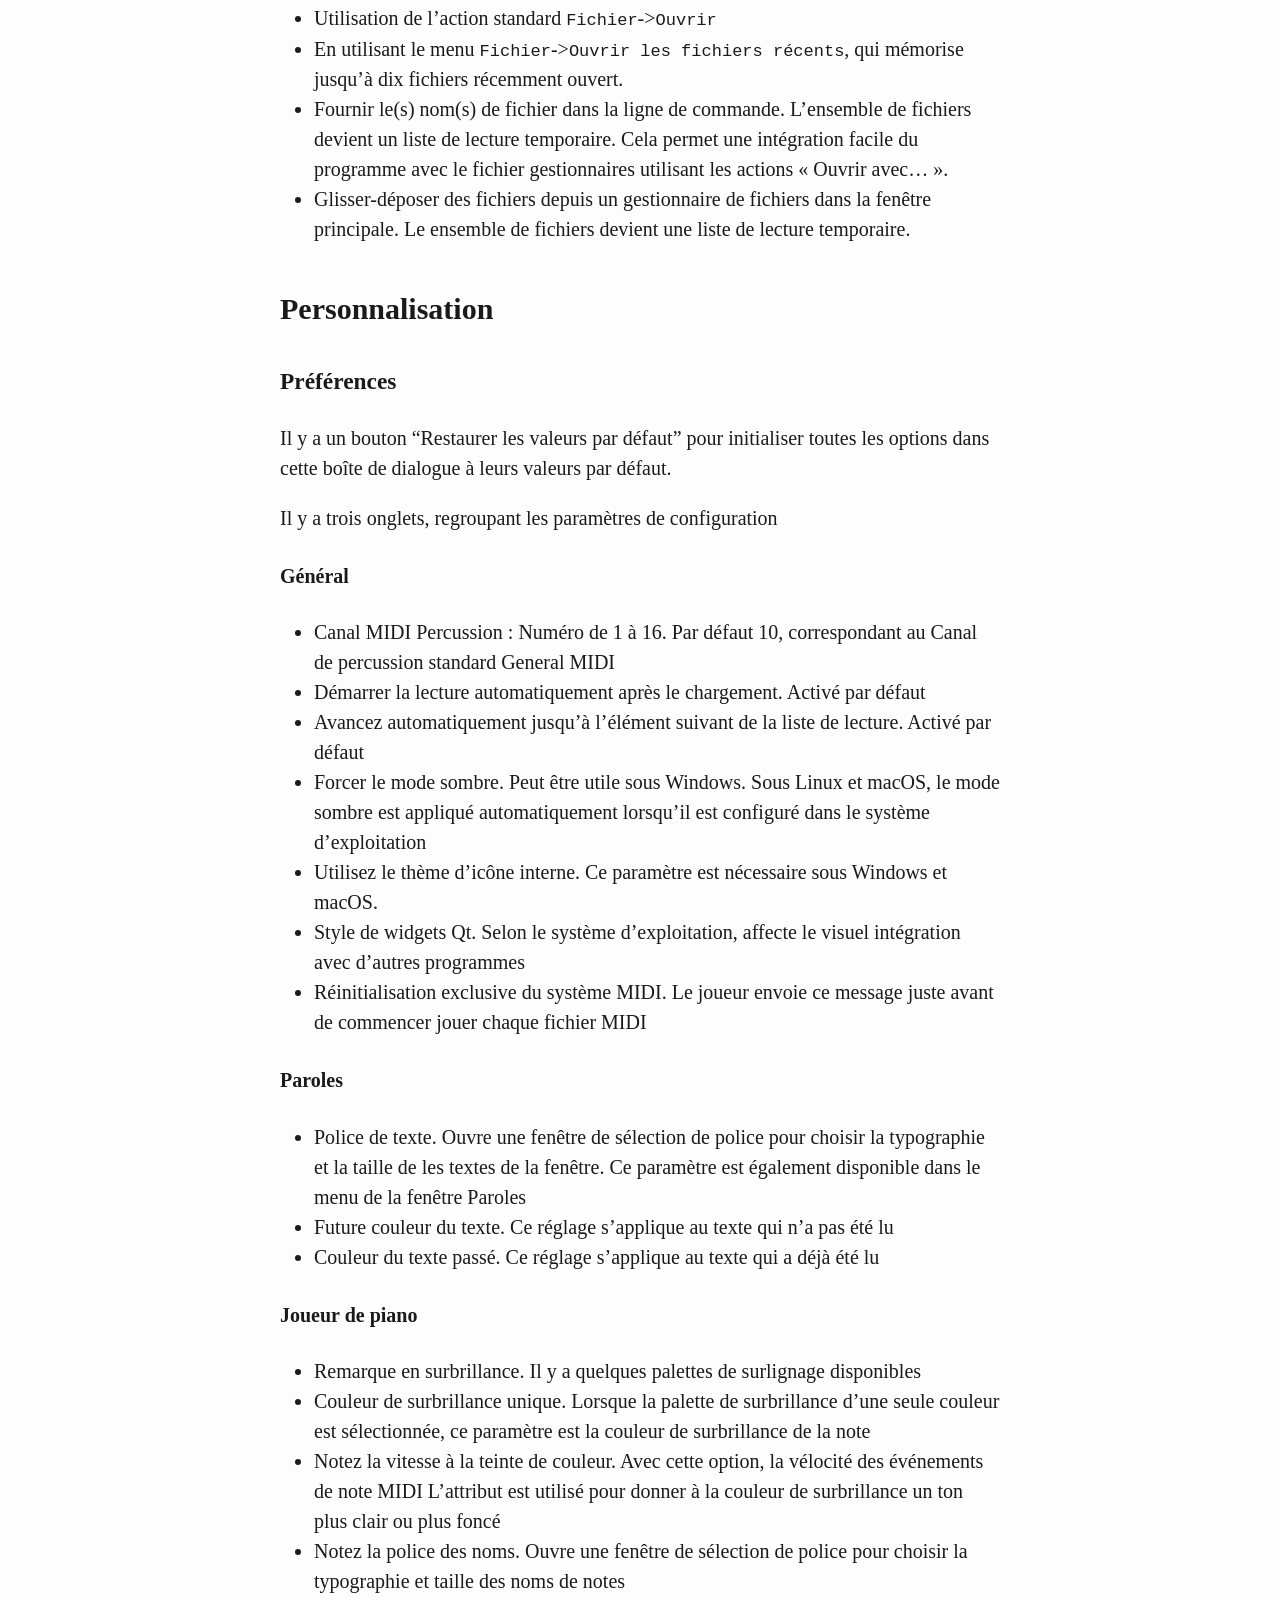
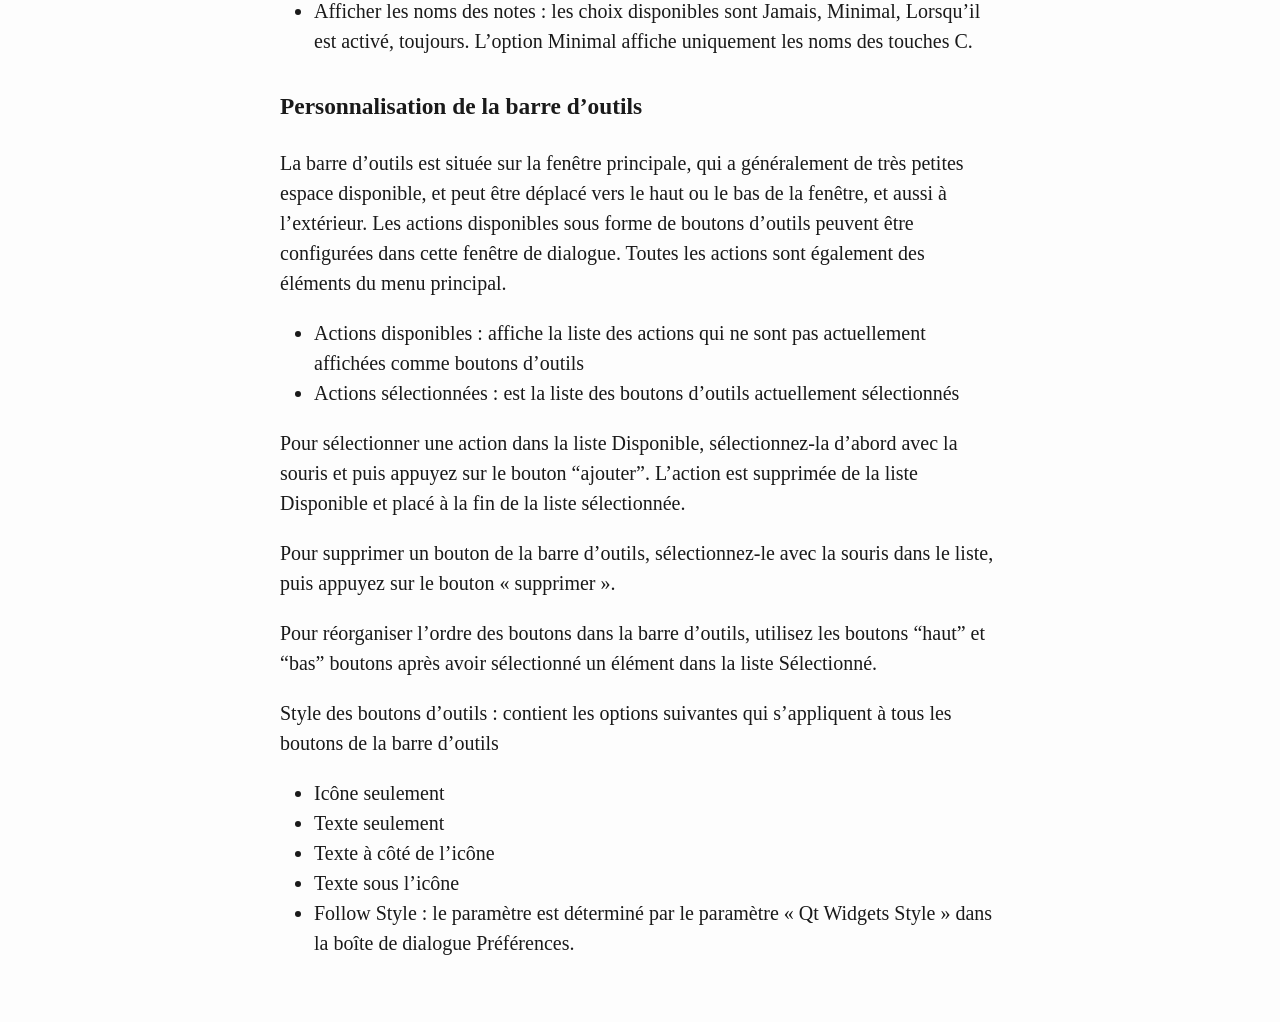
<file: docs/fr/index.html>
<!DOCTYPE html PUBLIC "-//W3C//DTD XHTML 1.0 Transitional//EN" "http://www.w3.org/TR/xhtml1/DTD/xhtml1-transitional.dtd">
<html xmlns="http://www.w3.org/1999/xhtml">
<head>
  <meta http-equiv="Content-Type" content="text/html; charset=utf-8" />
  <meta http-equiv="Content-Style-Type" content="text/css" />
  <meta name="generator" content="pandoc" />
  <title>de l’index de l’aide</title>
  <style type="text/css">
    html {
      line-height: 1.5;
      font-family: Georgia, serif;
      font-size: 20px;
      color: #1a1a1a;
      background-color: #fdfdfd;
    }
    body {
      margin: 0 auto;
      max-width: 36em;
      padding-left: 50px;
      padding-right: 50px;
      padding-top: 50px;
      padding-bottom: 50px;
      hyphens: auto;
      word-wrap: break-word;
      text-rendering: optimizeLegibility;
      font-kerning: normal;
    }
    @media (max-width: 600px) {
      body {
        font-size: 0.9em;
        padding: 1em;
      }
    }
    @media print {
      body {
        background-color: transparent;
        color: black;
        font-size: 12pt;
      }
      p, h2, h3 {
        orphans: 3;
        widows: 3;
      }
      h2, h3, h4 {
        page-break-after: avoid;
      }
    }
    p {
      margin: 1em 0;
    }
    a {
      color: #1a1a1a;
    }
    a:visited {
      color: #1a1a1a;
    }
    img {
      max-width: 100%;
    }
    h1, h2, h3, h4, h5, h6 {
      margin-top: 1.4em;
    }
    h5, h6 {
      font-size: 1em;
      font-style: italic;
    }
    h6 {
      font-weight: normal;
    }
    ol, ul {
      padding-left: 1.7em;
      margin-top: 1em;
    }
    li > ol, li > ul {
      margin-top: 0;
    }
    blockquote {
      margin: 1em 0 1em 1.7em;
      padding-left: 1em;
      border-left: 2px solid #e6e6e6;
      color: #606060;
    }
    code {
      font-family: Menlo, Monaco, 'Lucida Console', Consolas, monospace;
      font-size: 85%;
      margin: 0;
    }
    pre {
      margin: 1em 0;
      overflow: auto;
    }
    pre code {
      padding: 0;
      overflow: visible;
    }
    .sourceCode {
     background-color: transparent;
     overflow: visible;
    }
    hr {
      background-color: #1a1a1a;
      border: none;
      height: 1px;
      margin: 1em 0;
    }
    table {
      margin: 1em 0;
      border-collapse: collapse;
      width: 100%;
      overflow-x: auto;
      display: block;
      font-variant-numeric: lining-nums tabular-nums;
    }
    table caption {
      margin-bottom: 0.75em;
    }
    tbody {
      margin-top: 0.5em;
      border-top: 1px solid #1a1a1a;
      border-bottom: 1px solid #1a1a1a;
    }
    th {
      border-top: 1px solid #1a1a1a;
      padding: 0.25em 0.5em 0.25em 0.5em;
    }
    td {
      padding: 0.125em 0.5em 0.25em 0.5em;
    }
    header {
      margin-bottom: 4em;
      text-align: center;
    }
    #TOC li {
      list-style: none;
    }
    #TOC a:not(:hover) {
      text-decoration: none;
    }
    code{white-space: pre-wrap;}
    span.smallcaps{font-variant: small-caps;}
    span.underline{text-decoration: underline;}
    div.column{display: inline-block; vertical-align: top; width: 50%;}
    div.hanging-indent{margin-left: 1.5em; text-indent: -1.5em;}
    ul.task-list{list-style: none;}
    .display.math{display: block; text-align: center; margin: 0.5rem auto;}
  </style>
</head>
<body>
<aside role="note"><strong>Historical manual.</strong> This page describes earlier releases. See the <a href="../USER_GUIDE.md">current Rust/Dioxus user guide</a> and <a href="../VALIDATION.md">validation record</a>. Translation updates are pending.</aside>

<div id="header">
<h1 class="title">de l’index de l’aide</h1>
</div>
<div id="TOC">
<ul>
<li><a href="#introduction">Introduction</a></li>
<li><a href="#sortie-midi">Sortie MIDI</a></li>
<li><a href="#contrôles-de-lecture">Contrôles de lecture</a>
<ul>
<li><a href="#transposer">Transposer</a></li>
<li><a href="#niveau-de-volume">Niveau de volume</a></li>
<li><a href="#tempo">Tempo</a></li>
<li><a href="#saut-boucle-et-positionnement">Saut, boucle et positionnement</a></li>
</ul></li>
<li><a href="#vues">vues</a>
<ul>
<li><a href="#canaux">Canaux</a></li>
<li><a href="#joueur-de-piano">Joueur de piano</a></li>
<li><a href="#paroles">Paroles</a></li>
</ul></li>
<li><a href="#listes-de-lecture">Listes de lecture</a></li>
<li><a href="#ouverture-de-fichiers-midi">Ouverture de fichiers MIDI</a></li>
<li><a href="#personnalisation">Personnalisation</a>
<ul>
<li><a href="#préférences">Préférences</a></li>
<li><a href="#personnalisation-de-la-barre-doutils">Personnalisation de la barre d’outils</a></li>
</ul></li>
</ul>
</div>
<h2 id="introduction">Introduction</h2>
<p>Cette application est un lecteur de fichiers MIDI multiplateforme pour Linux, Windows et macOS. Il lit .MID (fichiers MIDI standard), .KAR (karaoké) et .WRK (Cakewalk) formats de fichiers et sorties des événements MIDI vers les ports MIDI matériels et également logiciels synthés.</p>
<p><a href="https://drumstick.sourceforge.io">Drumstick</a> est un ensemble de GPLv3 bibliothèques C++/Qt sous licence pour les applications MIDI. Le projet comprend plusieurs outils comme exemples, et parmi eux se trouve l’utilitaire drumstick-guiplayer qui exploite la bibliothèque Drumstick::ALSA, elle n’est donc disponible que pour Linux (car le séquenceur ALSA est une technologie Linux uniquement). Certaines personnes ont demandé un programme avec les mêmes fonctionnalités sur Windows et macOS, et C’est ici. Mais ce programme est bien plus que cela, et il fonctionne aussi sur Linux…</p>
<p>Quelques fonctionnalités clés :</p>
<ul>
<li>Sortie MIDI vers les ports MIDI matériels, ou tout autre backend Drumstick comme soft synthés</li>
<li><a href="https://fr.wikipedia.org/wiki/Transposition_(musique)">Transposer</a> tonalité de la chanson entre -12 et +12 demi-tons</li>
<li>Changer le niveau de volume MIDI (en utilisant MIDI CC7)</li>
<li>Échelle la vitesse de la chanson entre la moitié et le double <a href="https://fr.wikipedia.org/wiki/Tempo">tempo</a></li>
<li>Vues Paroles, Piano Player et Canaux MIDI</li>
<li>Prend en charge les formats de fichiers MID/KAR (fichiers MIDI standard) et WRK (Cakewalk)</li>
</ul>
<h2 id="sortie-midi">Sortie MIDI</h2>
<p>Tout lecteur MIDI ne produit que des événements MIDI, mais aucun son. Pour produire du son, un MIDI Un synthétiseur est nécessaire pour restituer les événements en audio numérique qui peut être reproduit par les haut-parleurs audio de l’ordinateur (ou externes). Les événements peuvent également être rendu par un instrument de musique MIDI externe connecté à l’ordinateur, par exemple un orgue MIDI, un piano ou un synthétiseur avec une interface USB. Si ce option n’est pas disponible, une autre alternative habituelle est un synthétiseur logiciel (un programme).</p>
<p>Il existe des synthétiseurs logiciels inclus dans les systèmes d’exploitation de l’ordinateur, par exemple, Microsoft Windows inclut le “Microsoft GS Wavetable Synth”, et Apple macOS inclut le “synthétiseur Apple DLS”. Pour les utiliser, vous devez ouvrir la boîte de dialogue “MIDI Setup” puis :</p>
<ul>
<li>Dans <strong>Windows</strong>, sélectionnez l’option “Windows MM” dans la première zone de liste, et “Microsoft GS Wavetable Synth” dans la deuxième zone de liste. A la place de ce synthé, qui est très basique et limité, vous préférerez peut-être une alternative meilleure/gratuite comme <a href="https://coolsoft.altervista.org/en/virtualmidisynth">Synthé MIDI virtuel</a> qui apparaîtra comme “VirtualMIDISynth #n” dans la deuxième zone de liste lors de l’exécution. Si vous avez un instrument MIDI externe connecté à l’ordinateur, son nom devrait également apparaître dans la deuxième zone de liste.</li>
<li>Dans <strong>macOS</strong>, sélectionnez “DLS Synth” dans les première et deuxième zones de liste. Ce synthé a une option de configuration pour utiliser les fichiers soundfont DLS ou SF2 si tu veux. Pour utiliser un autre appareil MIDI connecté ou un synthétiseur logiciel, vous devez sélectionner “CoreMIDI” dans la première zone de liste, et le nom de votre synthé dans le second.</li>
<li>Dans <strong>Linux</strong> et autres systèmes d’exploitation <strong>Unix</strong>, “SonivoxEAS” est un logiciel synthé prêt à être utilisé. C’est un synthé GM très basique qui n’utilise pas de fichiers et ne dépend que du système audio PulseAudio. Pour les périphériques externes connectés à l’ordinateur ou à des synthés logiciels arbitraires, vous devez sélectionner “ALSA” (ou “OSS”) dans la première zone de liste.</li>
<li><strong>FluidSynth</strong> est un autre synthétiseur logiciel ouvert inclus qui est multiplateforme et disponible sur tous les systèmes d’exploitation. Il est très configurable, acceptant soundfont et de nombreux systèmes audio numériques. Sélectionner <a href="https://github.com/FluidSynth/fluidsynth">FluidSynth</a> sur les deux zones de liste pour l’utiliser.</li>
<li><strong>Network</strong> est une sortie UDP Multicast multiplateforme, qui peut être utilisée pour envoyer événements MIDI sous forme de paquets réseau vers d’autres ordinateurs et appareils dans le même réseau local. Il est compatible avec <a href="https://www.nerds.de/en/ipmidi.html">ipMIDI</a>, <a href="https://qmidinet.sourceforge.io/">QmidiNet</a>, et <a href="https://llg.cubic.org/tools/multimidicast/">multimidicast</a> entre autres logiciels.</li>
</ul>
<h2 id="contrôles-de-lecture">Contrôles de lecture</h2>
<p>Les actions standard suivantes sont disponibles dans le menu <code>Fichier</code> ainsi que dans le barre d’outils, avec les fonctionnalités classiques sur n’importe quel lecteur multimédia :</p>
<ul>
<li>‘Jouer’</li>
<li><code>Pause</code> (et continuer)</li>
<li>‘Arrêter’</li>
<li><code>Avance rapide</code> (par 1 barre)</li>
<li><code>Rewind</code> (par 1 barre)</li>
</ul>
<p>Par défaut, <code>Play</code> est activé automatiquement lors du chargement d’un fichier MIDI sauf lorsque cette fonctionnalité est désactivée dans la boîte de dialogue de configuration.</p>
<p>La “barre d’état”, éventuellement située en bas de la fenêtre principale, affiche l’état de lecture actuel comme “Lecture”, “Arrêté”, “Pause”, etc.</p>
<h3 id="transposer">Transposer</h3>
<p>Le « contrôle de hauteur » est situé dans la fenêtre principale. C’est un spin box initialisé à zéro, avec une plage valide de -12 à +12 demi-tons. Les limites sont équivalentes à une octave vers le haut ou vers le bas de la tonalité d’origine. Cela devrait suffire aux chanteurs ou des instrumentistes ayant besoin d’ajuster la tonalité pour leur confort.</p>
<p>Tous les canaux MIDI sont transposés chromatiquement, à l’exception du canal de percussion (GM canal 10 par défaut).</p>
<h3 id="niveau-de-volume">Niveau de volume</h3>
<p>Le « contrôle du volume » est situé dans la fenêtre principale. C’est un curseur, initialisé à 100 %, avec une plage valide de 0 % à 200 %. L’effet de limite supérieure peut être inférieur car le MIDI CC 7 a une plage valide de 0 à 127. Il y a aussi un bouton pour « Réinitialiser le volume ».</p>
<h3 id="tempo">Tempo</h3>
<p>Le <code>Contrôle du tempo</code> est situé dans la fenêtre principale. C’est un curseur initialisé à 100 % avec une plage valide de 50 % à 200 %. Il y a un bouton pour « Réinitialiser le tempo » et aussi un affichage du tempo, montrant le tempo effectif en battements par minute avec une valeur initiale de 120 bpm. Il s’agit du tempo par défaut d’un fichier MIDI s’il ne contient pas de changement de tempo. Cette valeur est mise à jour lors du changement de contrôle du tempo, et aussi pendant la lecture d’un fichier MIDI contenant des changements de tempo.</p>
<h3 id="saut-boucle-et-positionnement">Saut, boucle et positionnement</h3>
<p>Action « Jump » (située dans le menu « Fichier » et la barre d’outils par défaut), demande un numéro de mesure, entre 1 et la dernière mesure du morceau chargé, pour changer le position actuelle de la chanson à la mesure donnée.</p>
<p>L’action <code>Loop</code> (située dans le menu <code>File</code> et la barre d’outils par défaut), demande deux numéros de barre. La chanson sera jouée entre les deux mesures données lorsqu’elle est activé. Vous pouvez désactiver la boucle à tout moment en sélectionnant à nouveau l’action.</p>
<p>Le <code>Contrôle de positionnement</code> est situé dans la fenêtre principale. C’est un curseur qui se déplace pendant que la position de lecture actuelle change, et peut être déplacé à la main pour changer la position à n’importe quel point arbitraire dans la chanson.</p>
<h2 id="vues">vues</h2>
<p>Les options suivantes sont activées dans le menu « Affichage » :</p>
<p>Trois vues sont des fenêtres indépendantes que vous pouvez ouvrir et fermer à votre guise. commodité : canaux, paroles et pianiste.</p>
<p>D’autre part, vous pouvez également masquer ou afficher trois autres vues intégrées dans la fenêtre principale : barre d’outils, barre d’état et rythme.</p>
<h3 id="canaux">Canaux</h3>
<p>Cette fenêtre affiche jusqu’à 16 lignes, une pour chaque canal MIDI utilisé par le fichier MIDI. Les colonnes sont :</p>
<ul>
<li>Numéro de canal MIDI et texte (modifiable). Habituellement, le nom de l’instrument, ou un brève description tirée des métadonnées du fichier.</li>
<li>Bouton de sourdine. Avec cette option, le canal actuel peut être coupé.</li>
<li>Bouton solo. Augmente le volume du canal actuel, tout en baissant le d’autres canaux.</li>
<li>Niveau. Indicateur de l’activité sur le canal en cours.</li>
<li>Serrure. Ce bouton fixe le Patch sur le canal actuel, empêchant les changements stocké dans le fichier.</li>
<li>Patch. Correspond aux événements de changement de programme MIDI selon le Liste MIDI des noms d’instruments.</li>
</ul>
<h3 id="joueur-de-piano">Joueur de piano</h3>
<p>Cette fenêtre affiche jusqu’à 16 lignes, une pour chaque canal MIDI utilisé par le fichier MIDI. Chaque ligne contient :</p>
<ul>
<li>Un numéro de chaîne et du texte (les mêmes données que la fenêtre Chaînes)</li>
<li>Un clavier de piano. Les touches seront mises en évidence avec une couleur, qui peut être entièrement personnalisé, par les événements de note MIDI joués par le fichier MIDI actuel. Cela pourrait également éventuellement afficher les noms des notes. Les touches peuvent être activées manuellement à l’aide du clavier et de la souris de l’ordinateur</li>
</ul>
<p>Il y a un menu fenêtre, avec les options suivantes :</p>
<ul>
<li>Voir plein écran. Agrandit la fenêtre remplissant le moniteur actuel</li>
<li>Afficher toutes les chaînes</li>
<li>Masquer toutes les chaînes</li>
<li>Serrez le nombre de clés. Par défaut, chaque clavier affiche 88 touches, de A0 à C8. En utilisant cette option, les claviers n’utilisent que le nombre d’octaves réellement utilisé par le fichier MIDI, qui est généralement un plus petit nombre</li>
<li>Jusqu’à 16 options de canal, pour masquer ou afficher chaque canal individuellement. Par par défaut, tous les canaux MIDI utilisés dans le fichier MIDI actuel sont sélectionnés</li>
</ul>
<h3 id="paroles">Paroles</h3>
<p>Cette fenêtre affiche les métadonnées de texte du fichier MIDI chargé, en filtrant les données avec une série de contrôles situés sur la barre d’outils de la fenêtre :</p>
<ul>
<li>Piste : une zone de liste à choisir parmi “Toutes les pistes”, ou un élément Correspondant à chaque piste utilisée dans le fichier MIDI chargé. Ce numéro de piste remplace le concept de canal MIDI dans cette fenêtre, car les métadonnées de texte n’ont pas un attribut de canal, mais il appartient toujours à une piste. Par défaut, le la piste contenant plus de données est automatiquement sélectionnée</li>
<li>Type : une zone de liste pour choisir l’un des types de texte de métadonnées ou tous. Le Le type « Lyric Events » est le choix le plus probable</li>
<li>Encodage : l’encodage du texte est détecté automatiquement, mais dans certains cas le la détection peut être incorrecte, donc la bonne peut être sélectionnée manuellement</li>
</ul>
<p>Il y a un menu fenêtre, avec les options suivantes :</p>
<ul>
<li>Copier dans le presse-papiers : copie les métadonnées actuellement affichées par la fenêtre</li>
<li>Enregistrer dans un fichier… Après avoir ouvert une boîte de dialogue Enregistrer le fichier, cette option crée un texte fichier sur disque, avec le texte affiché par la fenêtre et l’encodage sélectionné</li>
<li>Imprimer… Après avoir ouvert une boîte de dialogue d’impression, cette option imprime le texte affiché par la fenêtre sur l’imprimante sélectionnée</li>
<li>Plein écran : agrandit la fenêtre remplissant le moniteur actuel</li>
<li>Police… Ouvre une fenêtre de sélection de police pour choisir la typographie et la taille de les textes de la fenêtre</li>
</ul>
<h2 id="listes-de-lecture">Listes de lecture</h2>
<p>Les listes de lecture sont des collections de noms de fichiers, qui peuvent être utilisées pour lire une série de pièces MIDI, comme un “répertoire” musical.</p>
<p>L’action <code>Fichier</code>-&gt;<code>Liste de lecture...</code> gère la création, la modification, le classement, l’ouverture et l’enregistrement des fichiers de liste de lecture. Cette fenêtre affiche la liste de lecture actuelle nom du fichier dans le titre de la fenêtre.</p>
<p>Les actions <code>Fichier</code>-&gt;<code>Suivant</code> et <code>Fichier</code>-&gt;<code>Préc</code> sont utilisées pour naviguer dans la liste de lecture manuellement en avant et en arrière. Il existe des options de configuration pour démarrer la lecture automatiquement après le chargement des fichiers MIDI, et passer automatiquement au suivant élément de la liste de lecture lorsque la lecture de l’élément en cours est terminée. Les deux options de configuration sont activés par défaut.</p>
<p>La liste de lecture par défaut initiale contient une collection d’exemples de fichiers MIDI. Si vous préférez commencer avec une liste vide, vous devez utiliser le bouton « Effacer » et puis enregistrez la liste de lecture vide avec un nom significatif. Ce sera le nouveau playlist initiale dans le futur.</p>
<p>Le dernier fichier de liste de lecture ouvert ou enregistré sera mémorisé la prochaine fois que le programme est lancé, mais les listes de lecture ne sont pas enregistrées automatiquement.</p>
<p>Les listes de lecture sont de simples fichiers texte, avec un nom de fichier sur chaque ligne de texte. Le fichier les noms peuvent être relatifs à l’emplacement du fichier de liste de lecture lui-même (ils le font donc pas de chemin absolu préfixé) ou chaque fichier peut avoir un chemin absolu sur sa propre.</p>
<p>Vous pouvez avoir plusieurs listes de lecture qui peuvent être créées facilement en dehors du programme, par exemple dans la ligne de commande Linux, cette commande crée une liste de lecture fichier nommé “my_playlist.lst” avec tous les fichiers MIDI situés sur le annuaire:</p>
<pre><code>$ ls -1 *.mid &gt; ma_playlist.lst</code></pre>
<h2 id="ouverture-de-fichiers-midi">Ouverture de fichiers MIDI</h2>
<p>Vous pouvez ouvrir des fichiers individuels…</p>
<ul>
<li>Utilisation de l’action standard <code>Fichier</code>-&gt;<code>Ouvrir</code></li>
<li>En utilisant le menu <code>Fichier</code>-&gt;<code>Ouvrir les fichiers récents</code>, qui mémorise jusqu’à dix fichiers récemment ouvert.</li>
<li>Fournir le(s) nom(s) de fichier dans la ligne de commande. L’ensemble de fichiers devient un liste de lecture temporaire. Cela permet une intégration facile du programme avec le fichier gestionnaires utilisant les actions « Ouvrir avec… ».</li>
<li>Glisser-déposer des fichiers depuis un gestionnaire de fichiers dans la fenêtre principale. Le ensemble de fichiers devient une liste de lecture temporaire.</li>
</ul>
<h2 id="personnalisation">Personnalisation</h2>
<h3 id="préférences">Préférences</h3>
<p>Il y a un bouton “Restaurer les valeurs par défaut” pour initialiser toutes les options dans cette boîte de dialogue à leurs valeurs par défaut.</p>
<p>Il y a trois onglets, regroupant les paramètres de configuration</p>
<h4 id="général">Général</h4>
<ul>
<li>Canal MIDI Percussion : Numéro de 1 à 16. Par défaut 10, correspondant au Canal de percussion standard General MIDI</li>
<li>Démarrer la lecture automatiquement après le chargement. Activé par défaut</li>
<li>Avancez automatiquement jusqu’à l’élément suivant de la liste de lecture. Activé par défaut</li>
<li>Forcer le mode sombre. Peut être utile sous Windows. Sous Linux et macOS, le mode sombre est appliqué automatiquement lorsqu’il est configuré dans le système d’exploitation</li>
<li>Utilisez le thème d’icône interne. Ce paramètre est nécessaire sous Windows et macOS.</li>
<li>Style de widgets Qt. Selon le système d’exploitation, affecte le visuel intégration avec d’autres programmes</li>
<li>Réinitialisation exclusive du système MIDI. Le joueur envoie ce message juste avant de commencer jouer chaque fichier MIDI</li>
</ul>
<h4 id="paroles-1">Paroles</h4>
<ul>
<li>Police de texte. Ouvre une fenêtre de sélection de police pour choisir la typographie et la taille de les textes de la fenêtre. Ce paramètre est également disponible dans le menu de la fenêtre Paroles</li>
<li>Future couleur du texte. Ce réglage s’applique au texte qui n’a pas été lu</li>
<li>Couleur du texte passé. Ce réglage s’applique au texte qui a déjà été lu</li>
</ul>
<h4 id="joueur-de-piano-1">Joueur de piano</h4>
<ul>
<li>Remarque en surbrillance. Il y a quelques palettes de surlignage disponibles</li>
<li>Couleur de surbrillance unique. Lorsque la palette de surbrillance d’une seule couleur est sélectionnée, ce paramètre est la couleur de surbrillance de la note</li>
<li>Notez la vitesse à la teinte de couleur. Avec cette option, la vélocité des événements de note MIDI L’attribut est utilisé pour donner à la couleur de surbrillance un ton plus clair ou plus foncé</li>
<li>Notez la police des noms. Ouvre une fenêtre de sélection de police pour choisir la typographie et taille des noms de notes</li>
<li>Afficher les noms des notes : les choix disponibles sont Jamais, Minimal, Lorsqu’il est activé, toujours. L’option Minimal affiche uniquement les noms des touches C.</li>
</ul>
<h3 id="personnalisation-de-la-barre-doutils">Personnalisation de la barre d’outils</h3>
<p>La barre d’outils est située sur la fenêtre principale, qui a généralement de très petites espace disponible, et peut être déplacé vers le haut ou le bas de la fenêtre, et aussi à l’extérieur. Les actions disponibles sous forme de boutons d’outils peuvent être configurées dans cette fenêtre de dialogue. Toutes les actions sont également des éléments du menu principal.</p>
<ul>
<li>Actions disponibles : affiche la liste des actions qui ne sont pas actuellement affichées comme boutons d’outils</li>
<li>Actions sélectionnées : est la liste des boutons d’outils actuellement sélectionnés</li>
</ul>
<p>Pour sélectionner une action dans la liste Disponible, sélectionnez-la d’abord avec la souris et puis appuyez sur le bouton “ajouter”. L’action est supprimée de la liste Disponible et placé à la fin de la liste sélectionnée.</p>
<p>Pour supprimer un bouton de la barre d’outils, sélectionnez-le avec la souris dans le liste, puis appuyez sur le bouton « supprimer ».</p>
<p>Pour réorganiser l’ordre des boutons dans la barre d’outils, utilisez les boutons “haut” et “bas” boutons après avoir sélectionné un élément dans la liste Sélectionné.</p>
<p>Style des boutons d’outils : contient les options suivantes qui s’appliquent à tous les boutons de la barre d’outils</p>
<ul>
<li>Icône seulement</li>
<li>Texte seulement</li>
<li>Texte à côté de l’icône</li>
<li>Texte sous l’icône</li>
<li>Follow Style : le paramètre est déterminé par le paramètre « Qt Widgets Style » dans la boîte de dialogue Préférences.</li>
</ul>
</body>
</html>
</file>
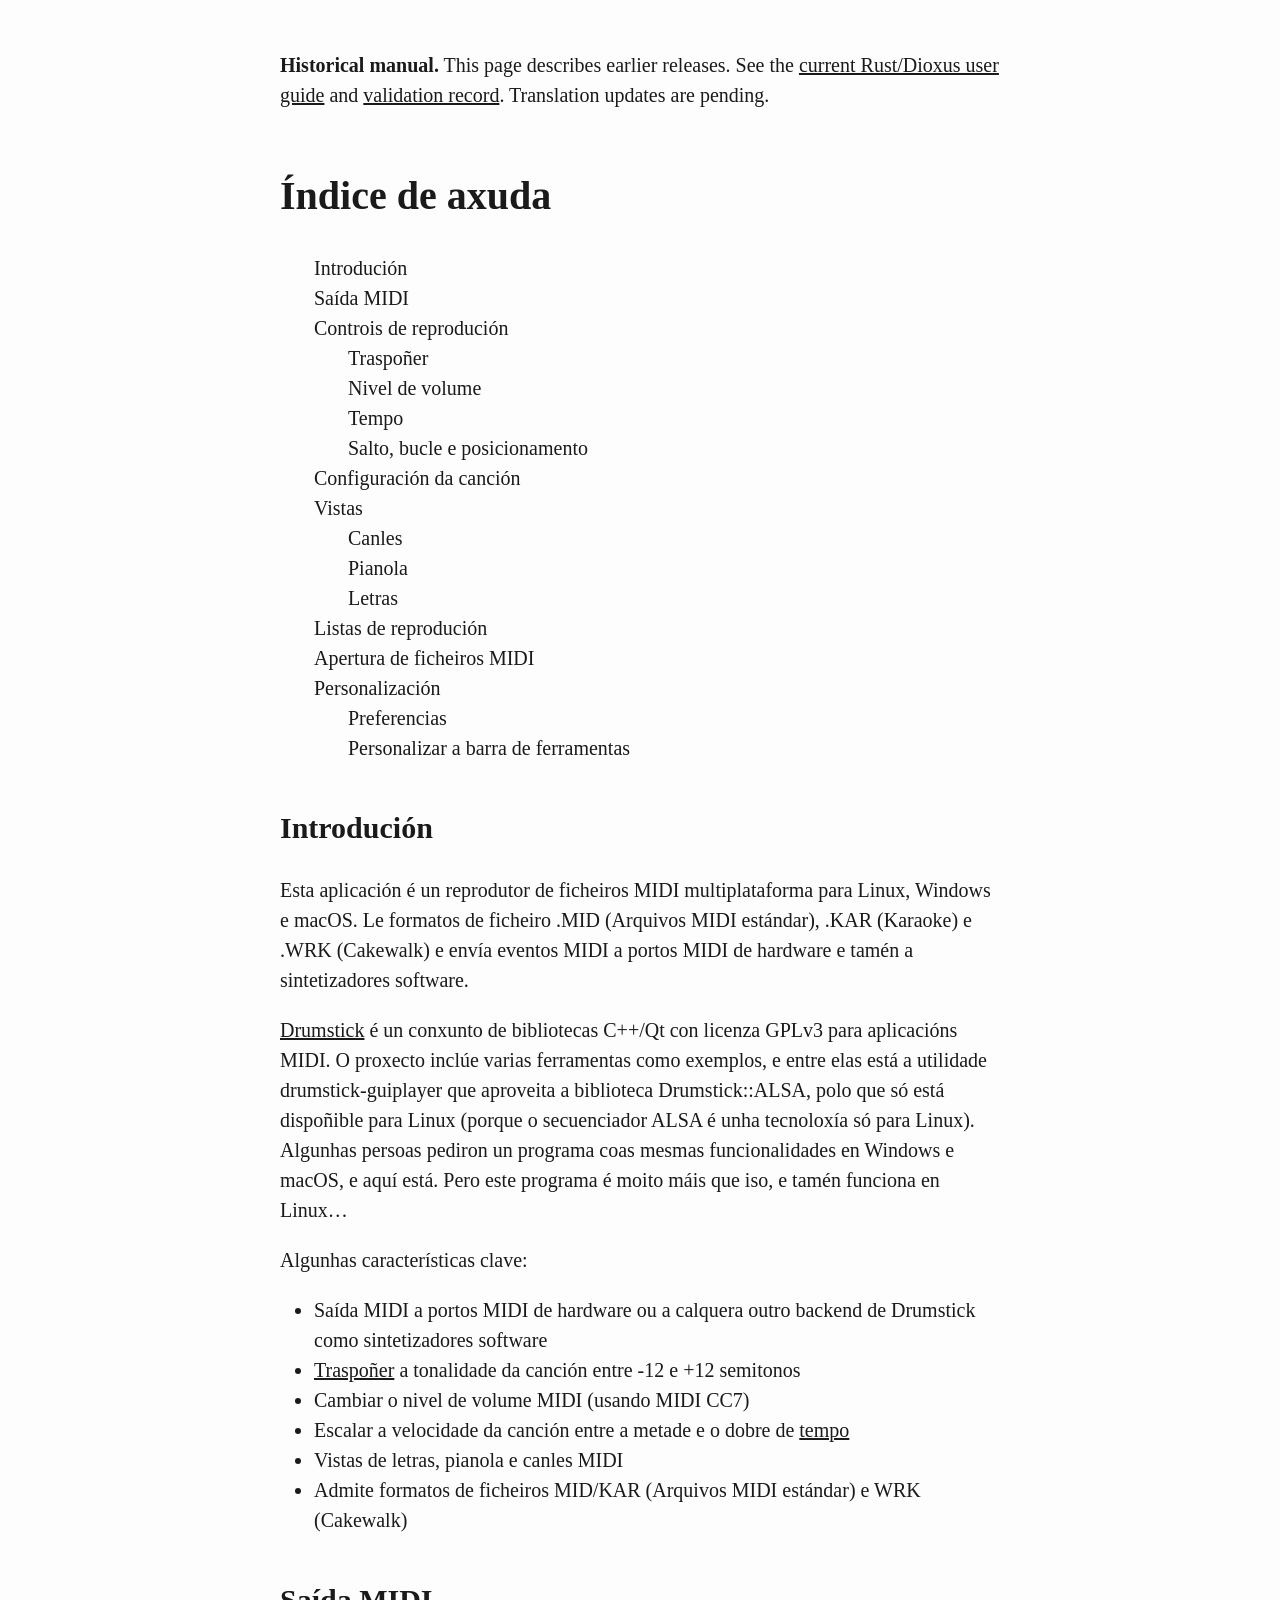
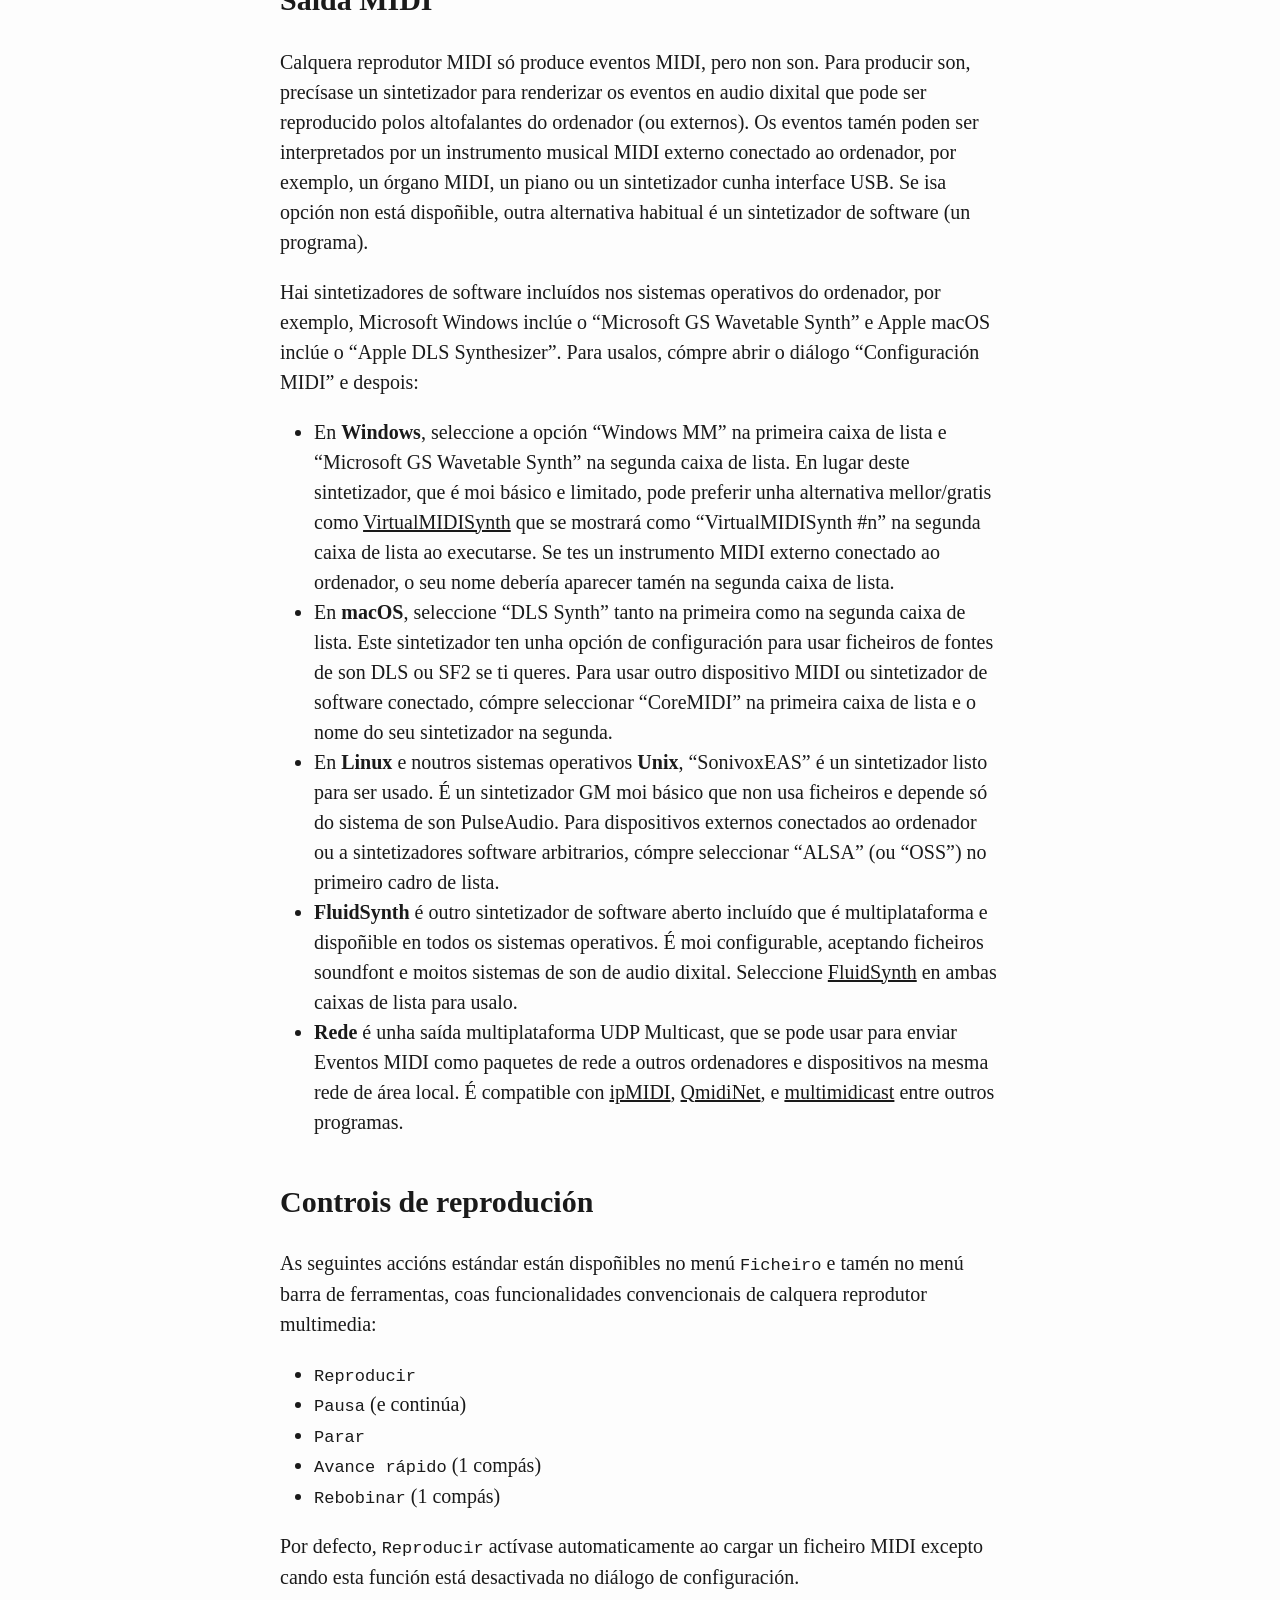
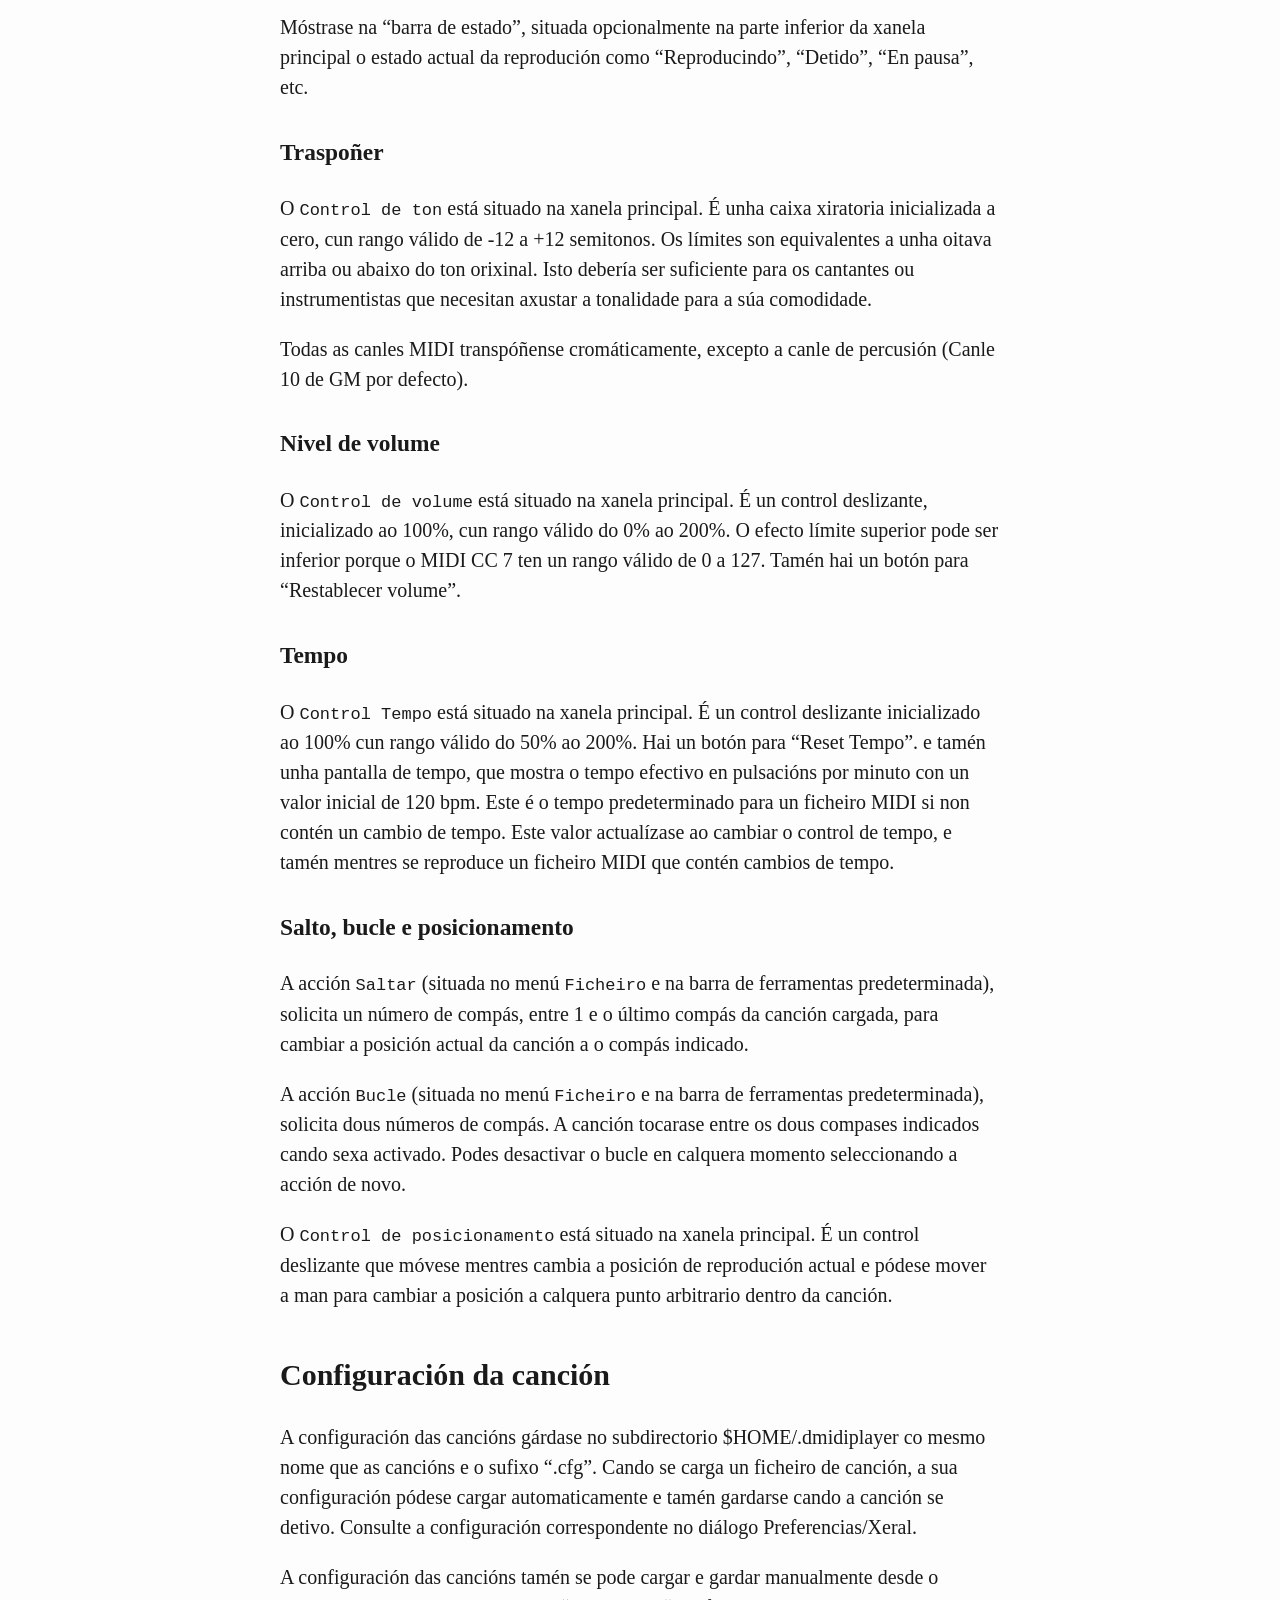
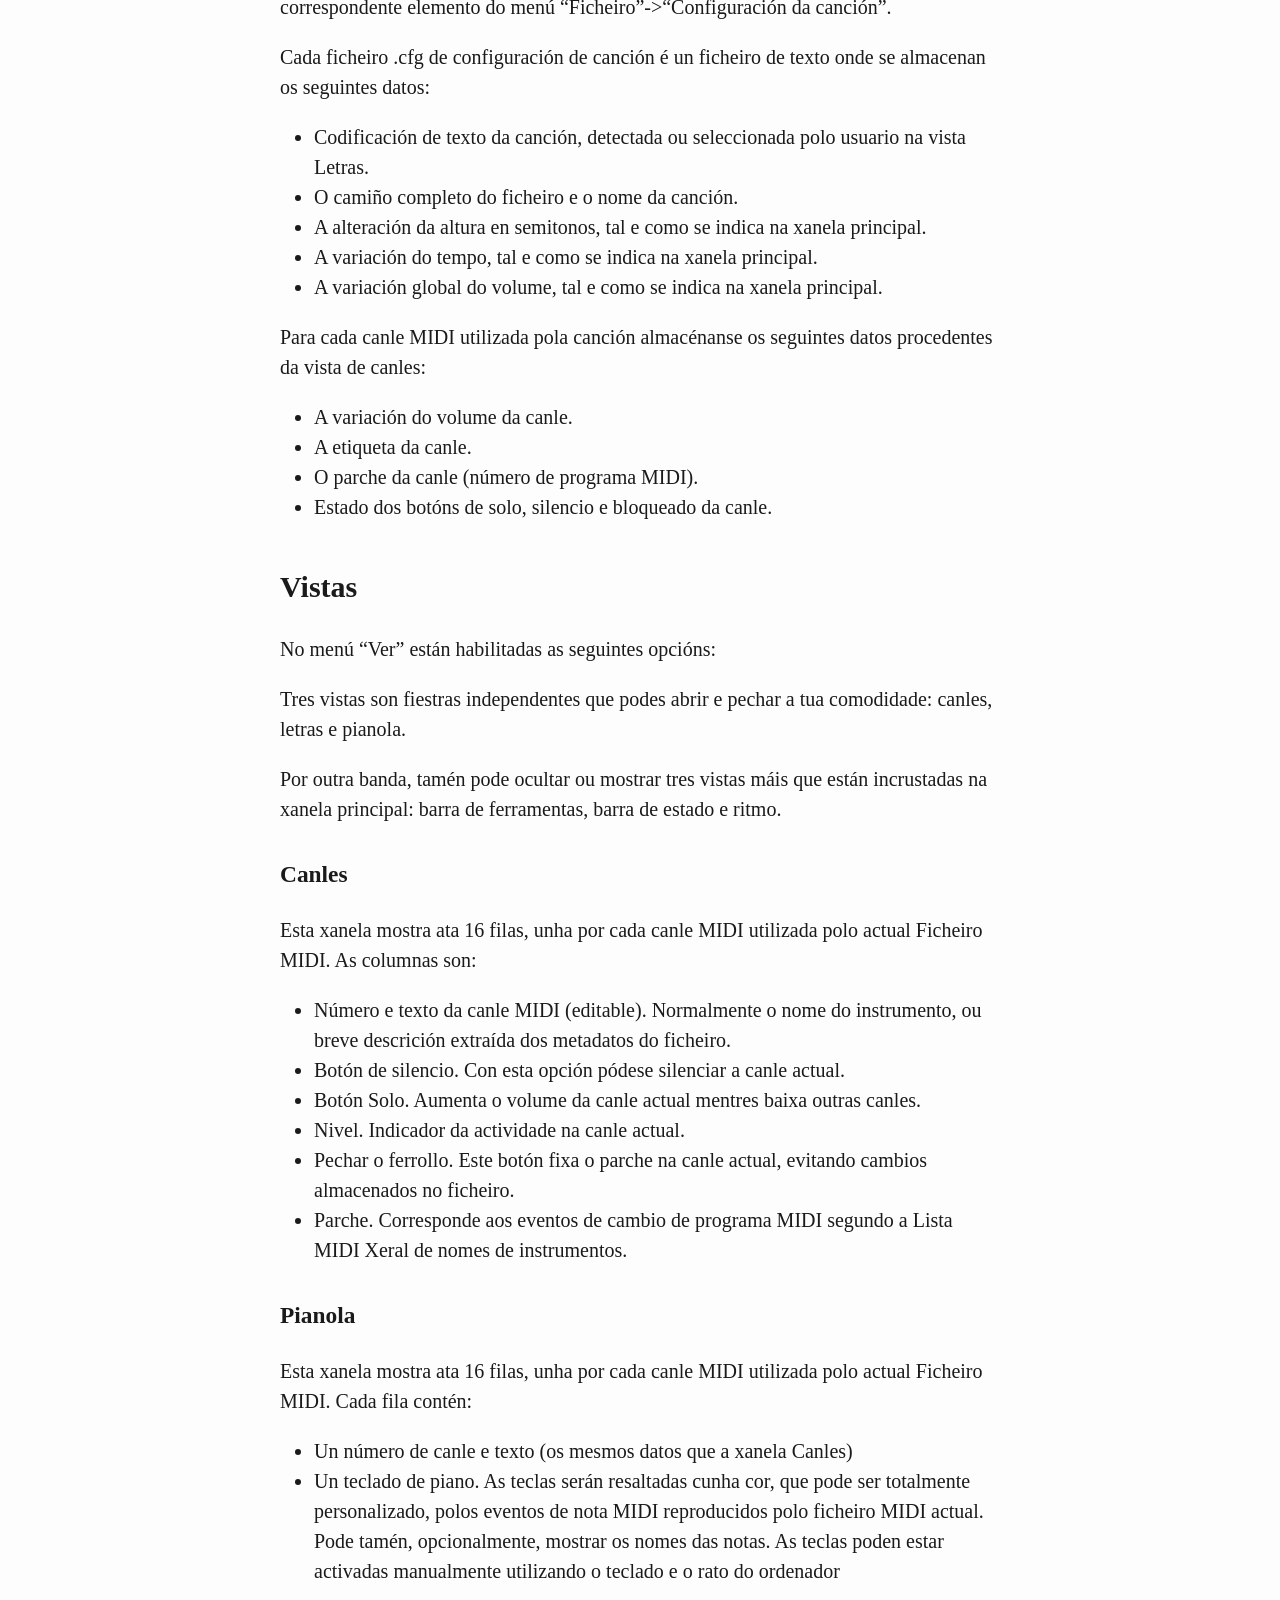
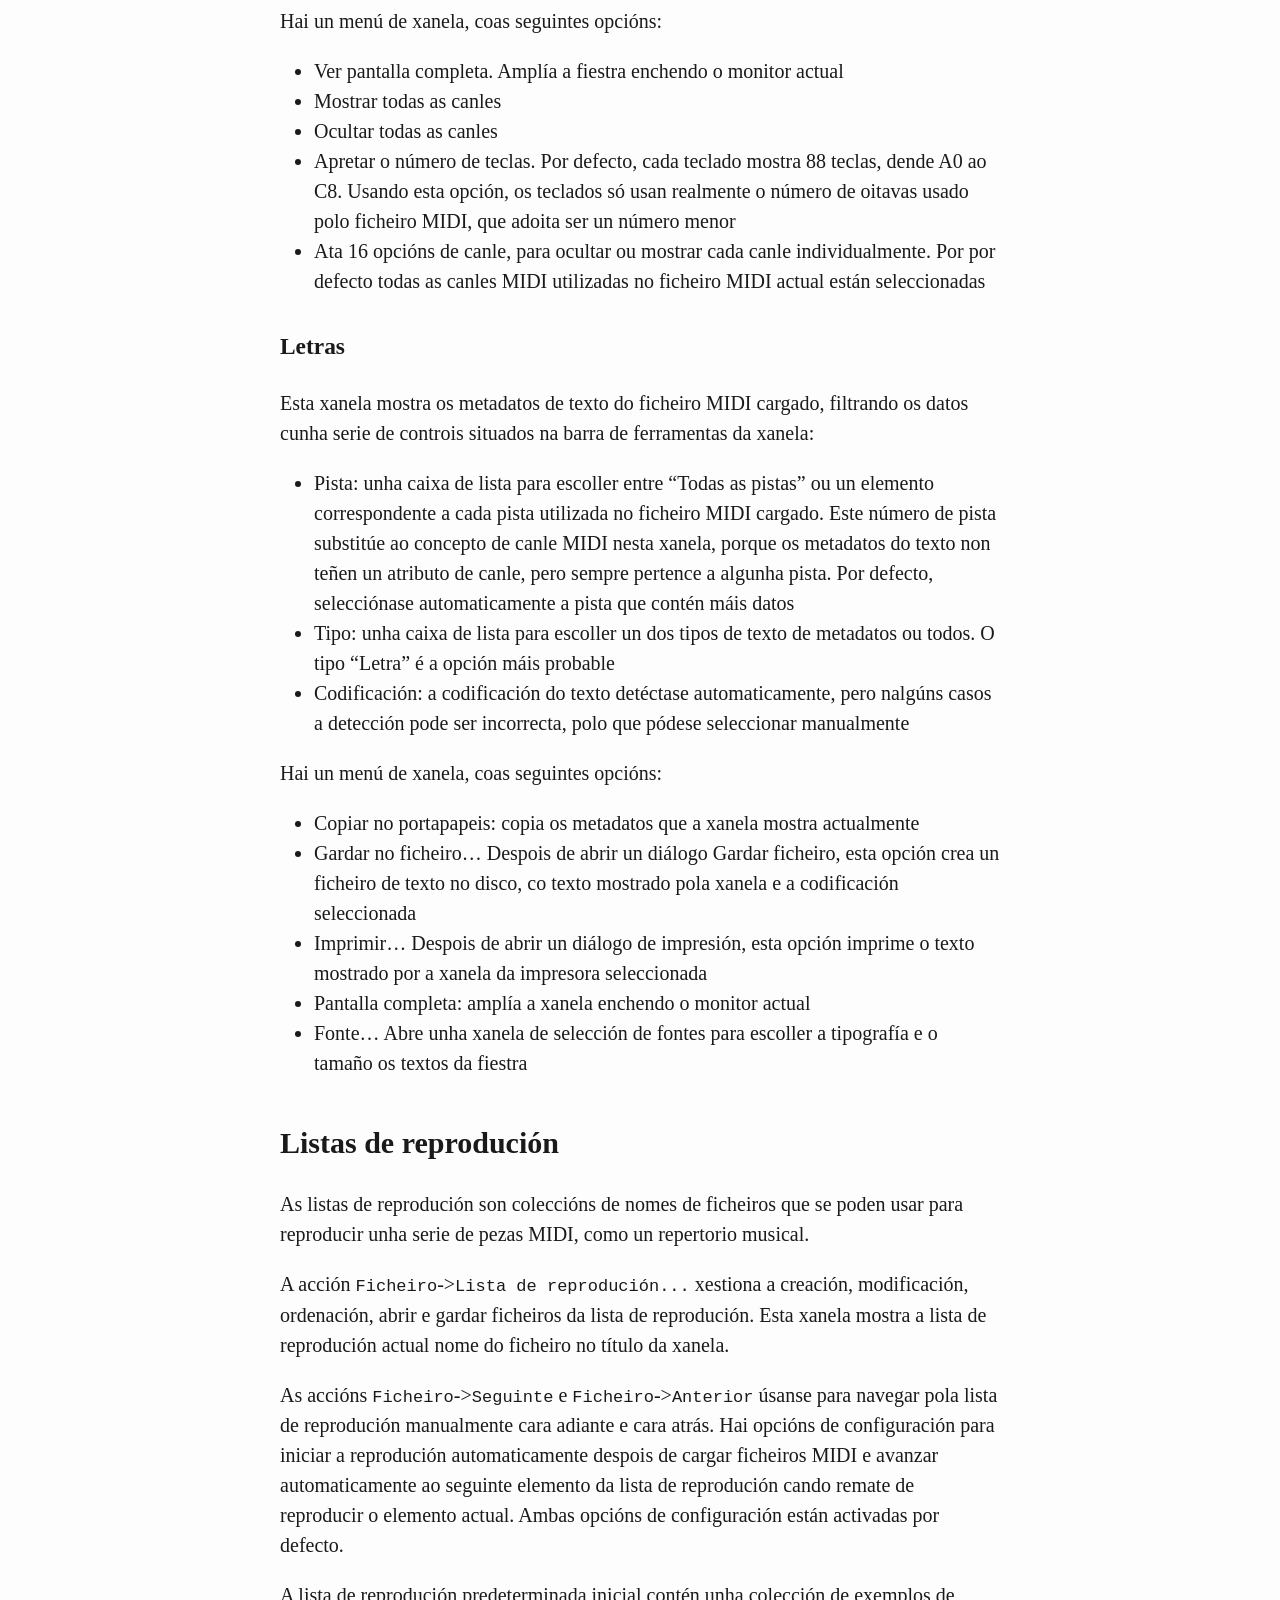
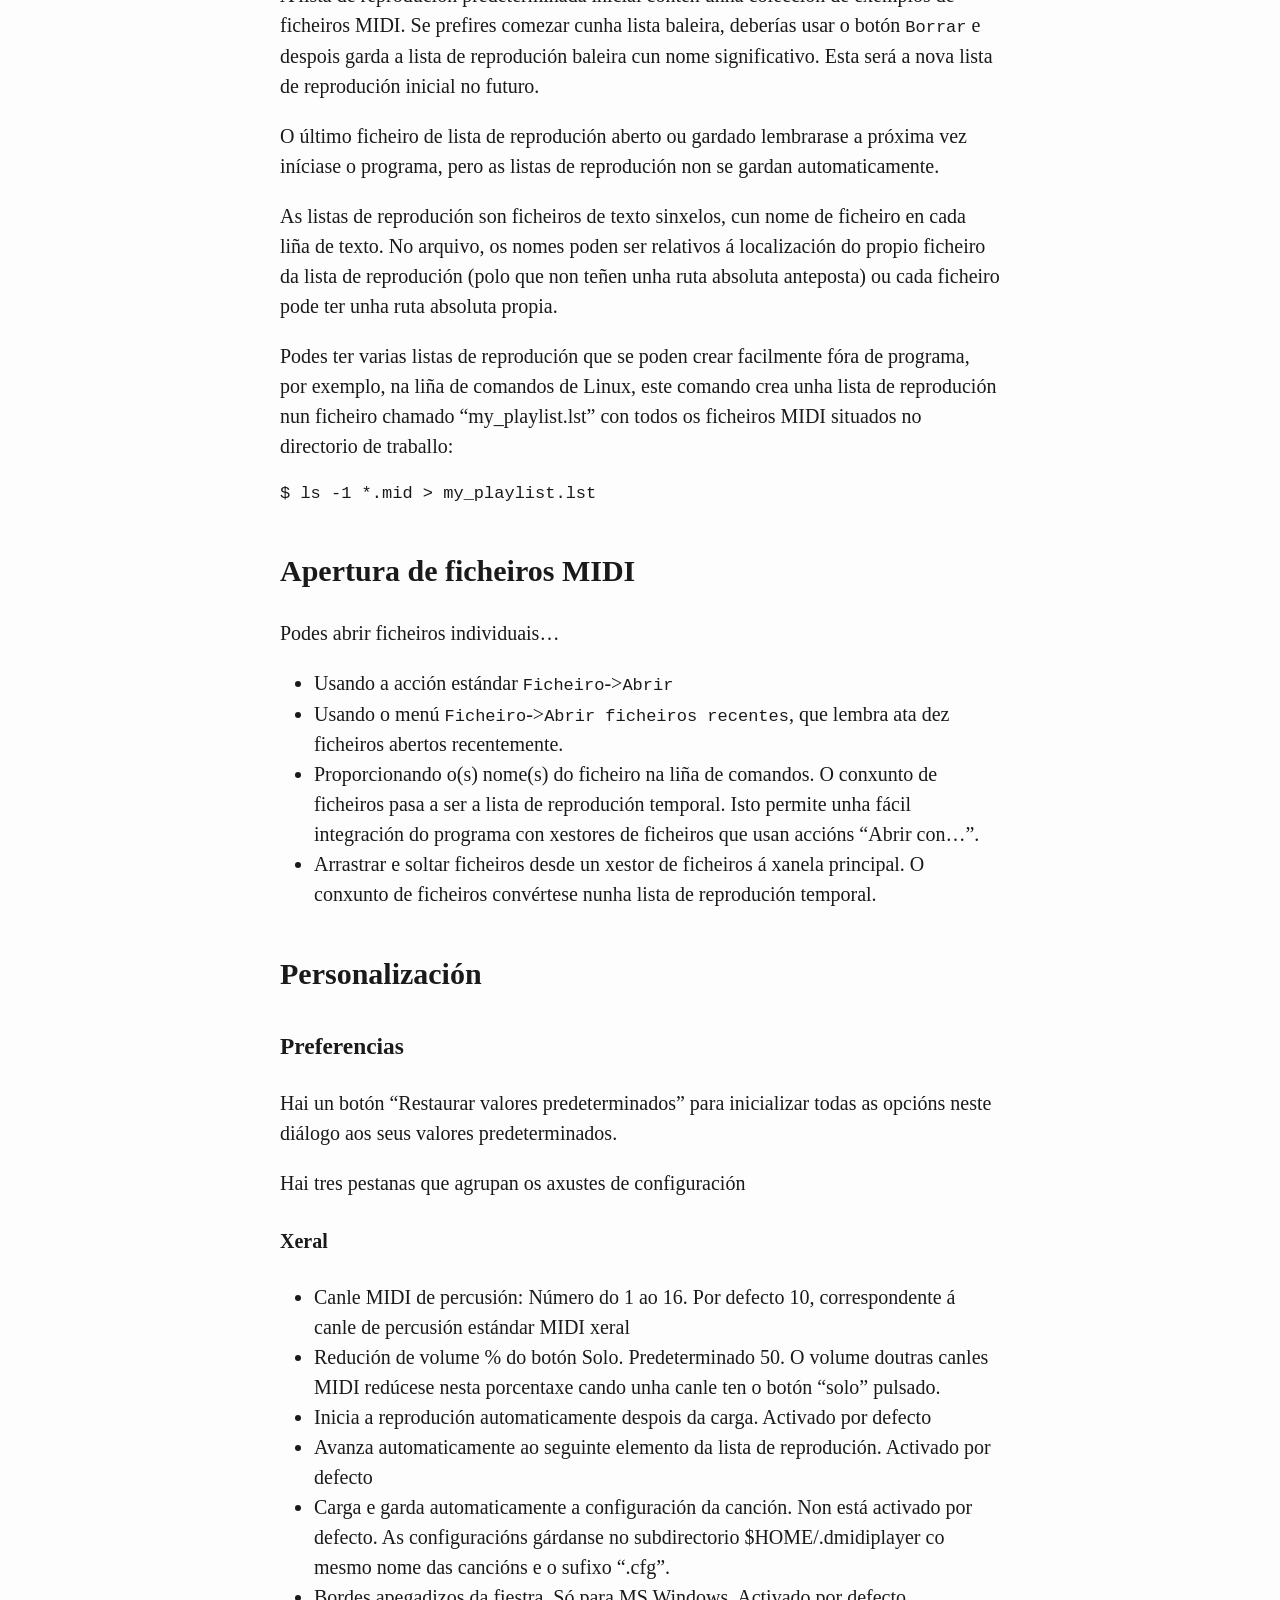
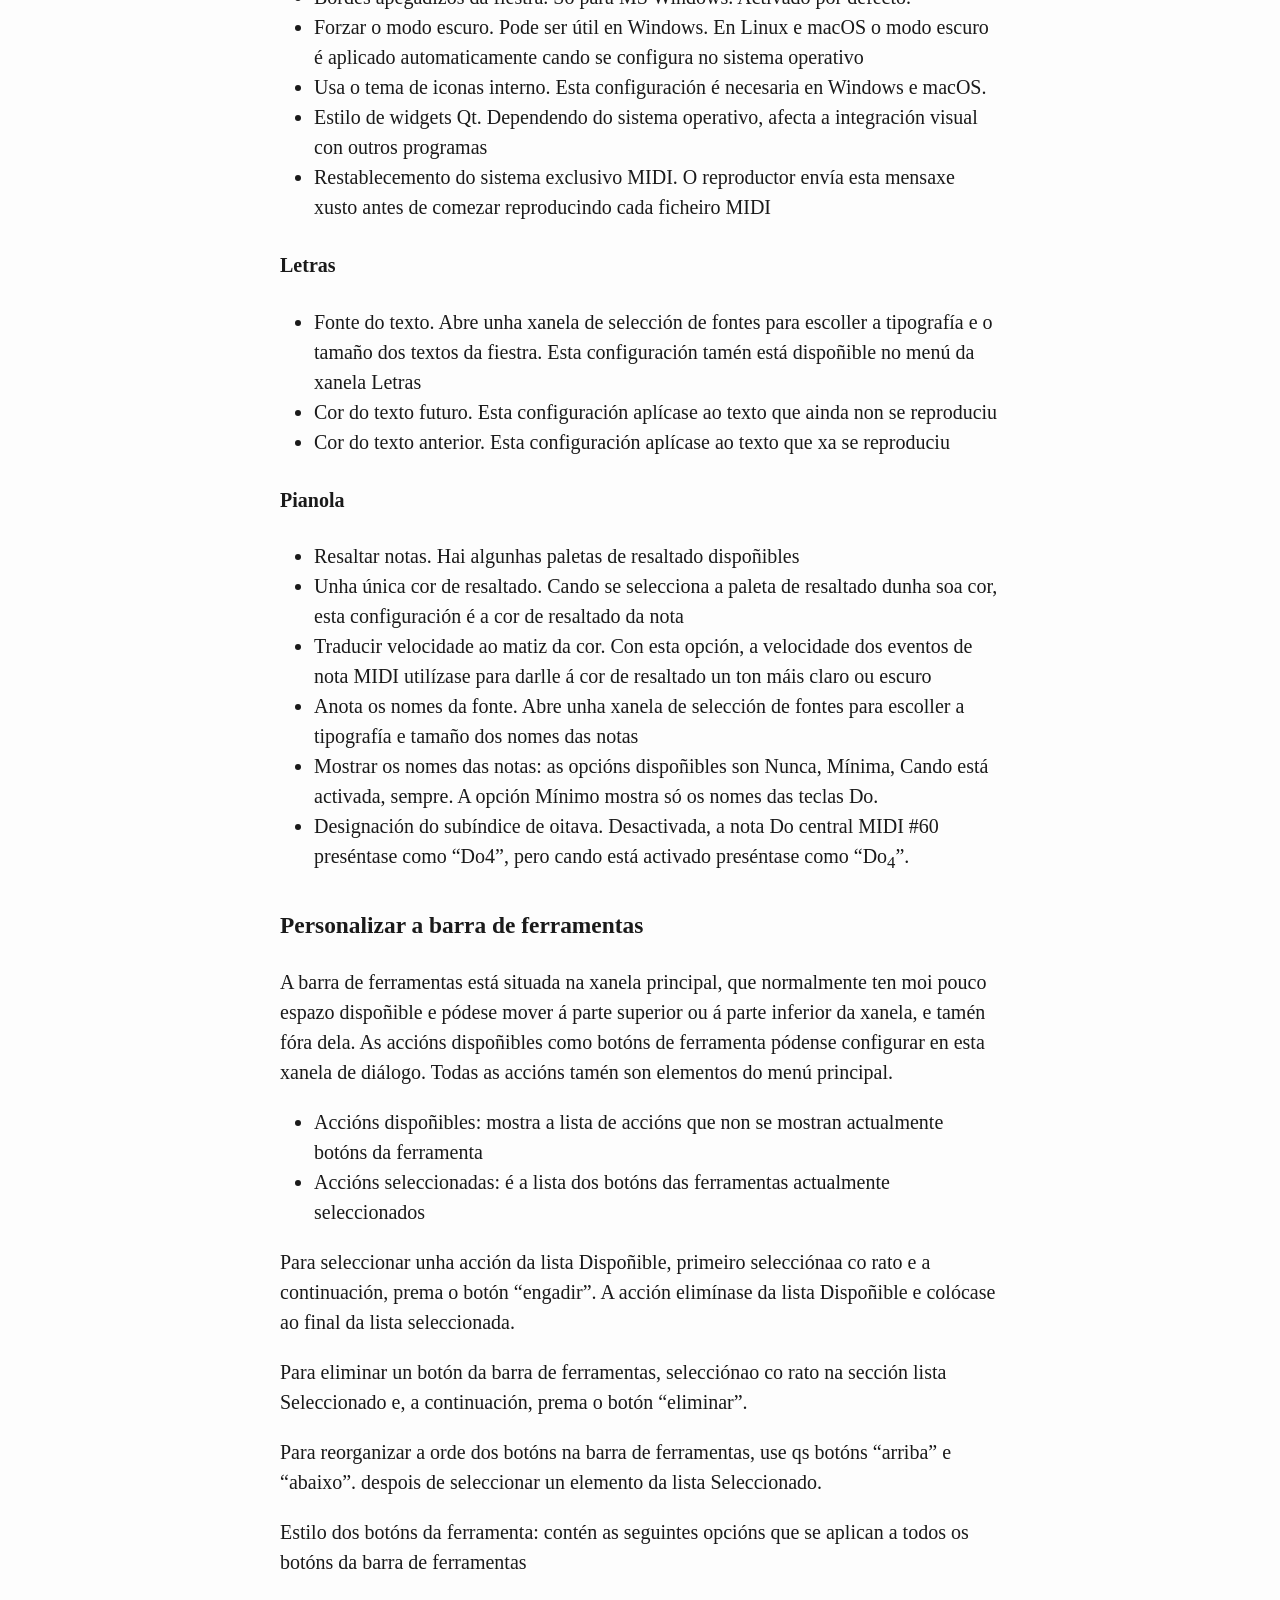
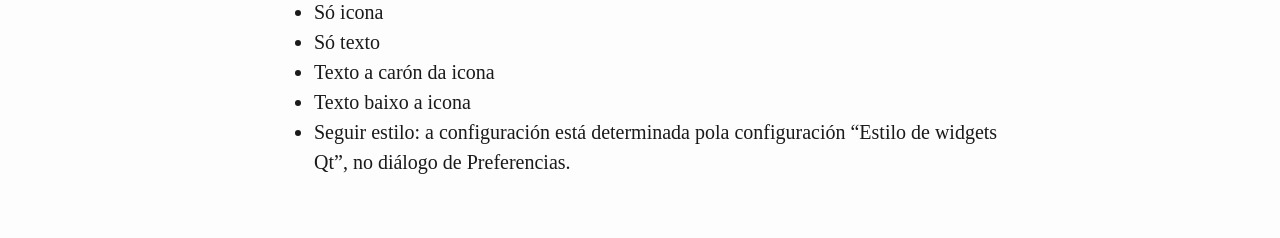
<file: docs/gl/index.html>
<!DOCTYPE html PUBLIC "-//W3C//DTD XHTML 1.0 Transitional//EN" "http://www.w3.org/TR/xhtml1/DTD/xhtml1-transitional.dtd">
<html xmlns="http://www.w3.org/1999/xhtml">
<head>
  <meta http-equiv="Content-Type" content="text/html; charset=utf-8" />
  <meta http-equiv="Content-Style-Type" content="text/css" />
  <meta name="generator" content="pandoc" />
  <title>Índice de axuda</title>
  <style type="text/css">
    html {
      line-height: 1.5;
      font-family: Georgia, serif;
      font-size: 20px;
      color: #1a1a1a;
      background-color: #fdfdfd;
    }
    body {
      margin: 0 auto;
      max-width: 36em;
      padding-left: 50px;
      padding-right: 50px;
      padding-top: 50px;
      padding-bottom: 50px;
      hyphens: auto;
      word-wrap: break-word;
      text-rendering: optimizeLegibility;
      font-kerning: normal;
    }
    @media (max-width: 600px) {
      body {
        font-size: 0.9em;
        padding: 1em;
      }
    }
    @media print {
      body {
        background-color: transparent;
        color: black;
        font-size: 12pt;
      }
      p, h2, h3 {
        orphans: 3;
        widows: 3;
      }
      h2, h3, h4 {
        page-break-after: avoid;
      }
    }
    p {
      margin: 1em 0;
    }
    a {
      color: #1a1a1a;
    }
    a:visited {
      color: #1a1a1a;
    }
    img {
      max-width: 100%;
    }
    h1, h2, h3, h4, h5, h6 {
      margin-top: 1.4em;
    }
    h5, h6 {
      font-size: 1em;
      font-style: italic;
    }
    h6 {
      font-weight: normal;
    }
    ol, ul {
      padding-left: 1.7em;
      margin-top: 1em;
    }
    li > ol, li > ul {
      margin-top: 0;
    }
    blockquote {
      margin: 1em 0 1em 1.7em;
      padding-left: 1em;
      border-left: 2px solid #e6e6e6;
      color: #606060;
    }
    code {
      font-family: Menlo, Monaco, 'Lucida Console', Consolas, monospace;
      font-size: 85%;
      margin: 0;
    }
    pre {
      margin: 1em 0;
      overflow: auto;
    }
    pre code {
      padding: 0;
      overflow: visible;
    }
    .sourceCode {
     background-color: transparent;
     overflow: visible;
    }
    hr {
      background-color: #1a1a1a;
      border: none;
      height: 1px;
      margin: 1em 0;
    }
    table {
      margin: 1em 0;
      border-collapse: collapse;
      width: 100%;
      overflow-x: auto;
      display: block;
      font-variant-numeric: lining-nums tabular-nums;
    }
    table caption {
      margin-bottom: 0.75em;
    }
    tbody {
      margin-top: 0.5em;
      border-top: 1px solid #1a1a1a;
      border-bottom: 1px solid #1a1a1a;
    }
    th {
      border-top: 1px solid #1a1a1a;
      padding: 0.25em 0.5em 0.25em 0.5em;
    }
    td {
      padding: 0.125em 0.5em 0.25em 0.5em;
    }
    header {
      margin-bottom: 4em;
      text-align: center;
    }
    #TOC li {
      list-style: none;
    }
    #TOC a:not(:hover) {
      text-decoration: none;
    }
    code{white-space: pre-wrap;}
    span.smallcaps{font-variant: small-caps;}
    span.underline{text-decoration: underline;}
    div.column{display: inline-block; vertical-align: top; width: 50%;}
    div.hanging-indent{margin-left: 1.5em; text-indent: -1.5em;}
    ul.task-list{list-style: none;}
    .display.math{display: block; text-align: center; margin: 0.5rem auto;}
  </style>
</head>
<body>
<aside role="note"><strong>Historical manual.</strong> This page describes earlier releases. See the <a href="../USER_GUIDE.md">current Rust/Dioxus user guide</a> and <a href="../VALIDATION.md">validation record</a>. Translation updates are pending.</aside>

<div id="header">
<h1 class="title">Índice de axuda</h1>
</div>
<div id="TOC">
<ul>
<li><a href="#introdución">Introdución</a></li>
<li><a href="#saída-midi">Saída MIDI</a></li>
<li><a href="#controis-de-reprodución">Controis de reprodución</a>
<ul>
<li><a href="#traspoñer">Traspoñer</a></li>
<li><a href="#nivel-de-volume">Nivel de volume</a></li>
<li><a href="#tempo">Tempo</a></li>
<li><a href="#salto-bucle-e-posicionamento">Salto, bucle e posicionamento</a></li>
</ul></li>
<li><a href="#configuración-da-canción">Configuración da canción</a></li>
<li><a href="#vistas">Vistas</a>
<ul>
<li><a href="#canles">Canles</a></li>
<li><a href="#pianola">Pianola</a></li>
<li><a href="#letras">Letras</a></li>
</ul></li>
<li><a href="#listas-de-reprodución">Listas de reprodución</a></li>
<li><a href="#apertura-de-ficheiros-midi">Apertura de ficheiros MIDI</a></li>
<li><a href="#personalización">Personalización</a>
<ul>
<li><a href="#preferencias">Preferencias</a></li>
<li><a href="#personalizar-a-barra-de-ferramentas">Personalizar a barra de ferramentas</a></li>
</ul></li>
</ul>
</div>
<h2 id="introdución">Introdución</h2>
<p>Esta aplicación é un reprodutor de ficheiros MIDI multiplataforma para Linux, Windows e macOS. Le formatos de ficheiro .MID (Arquivos MIDI estándar), .KAR (Karaoke) e .WRK (Cakewalk) e envía eventos MIDI a portos MIDI de hardware e tamén a sintetizadores software.</p>
<p><a href="https://drumstick.sourceforge.io">Drumstick</a> é un conxunto de bibliotecas C++/Qt con licenza GPLv3 para aplicacións MIDI. O proxecto inclúe varias ferramentas como exemplos, e entre elas está a utilidade drumstick-guiplayer que aproveita a biblioteca Drumstick::ALSA, polo que só está dispoñible para Linux (porque o secuenciador ALSA é unha tecnoloxía só para Linux). Algunhas persoas pediron un programa coas mesmas funcionalidades en Windows e macOS, e aquí está. Pero este programa é moito máis que iso, e tamén funciona en Linux…</p>
<p>Algunhas características clave:</p>
<ul>
<li>Saída MIDI a portos MIDI de hardware ou a calquera outro backend de Drumstick como sintetizadores software</li>
<li><a href="https://en.wikipedia.org/wiki/Transposition_(music)">Traspoñer</a> a tonalidade da canción entre -12 e +12 semitonos</li>
<li>Cambiar o nivel de volume MIDI (usando MIDI CC7)</li>
<li>Escalar a velocidade da canción entre a metade e o dobre de <a href="https://en.wikipedia.org/wiki/Tempo">tempo</a></li>
<li>Vistas de letras, pianola e canles MIDI</li>
<li>Admite formatos de ficheiros MID/KAR (Arquivos MIDI estándar) e WRK (Cakewalk)</li>
</ul>
<h2 id="saída-midi">Saída MIDI</h2>
<p>Calquera reprodutor MIDI só produce eventos MIDI, pero non son. Para producir son, precísase un sintetizador para renderizar os eventos en audio dixital que pode ser reproducido polos altofalantes do ordenador (ou externos). Os eventos tamén poden ser interpretados por un instrumento musical MIDI externo conectado ao ordenador, por exemplo, un órgano MIDI, un piano ou un sintetizador cunha interface USB. Se isa opción non está dispoñible, outra alternativa habitual é un sintetizador de software (un programa).</p>
<p>Hai sintetizadores de software incluídos nos sistemas operativos do ordenador, por exemplo, Microsoft Windows inclúe o “Microsoft GS Wavetable Synth” e Apple macOS inclúe o “Apple DLS Synthesizer”. Para usalos, cómpre abrir o diálogo “Configuración MIDI” e despois:</p>
<ul>
<li>En <strong>Windows</strong>, seleccione a opción “Windows MM” na primeira caixa de lista e “Microsoft GS Wavetable Synth” na segunda caixa de lista. En lugar deste sintetizador, que é moi básico e limitado, pode preferir unha alternativa mellor/gratis como <a href="https://coolsoft.altervista.org/en/virtualmidisynth">VirtualMIDISynth</a> que se mostrará como “VirtualMIDISynth #n” na segunda caixa de lista ao executarse. Se tes un instrumento MIDI externo conectado ao ordenador, o seu nome debería aparecer tamén na segunda caixa de lista.</li>
<li>En <strong>macOS</strong>, seleccione “DLS Synth” tanto na primeira como na segunda caixa de lista. Este sintetizador ten unha opción de configuración para usar ficheiros de fontes de son DLS ou SF2 se ti queres. Para usar outro dispositivo MIDI ou sintetizador de software conectado, cómpre seleccionar “CoreMIDI” na primeira caixa de lista e o nome do seu sintetizador na segunda.</li>
<li>En <strong>Linux</strong> e noutros sistemas operativos <strong>Unix</strong>, “SonivoxEAS” é un sintetizador listo para ser usado. É un sintetizador GM moi básico que non usa ficheiros e depende só do sistema de son PulseAudio. Para dispositivos externos conectados ao ordenador ou a sintetizadores software arbitrarios, cómpre seleccionar “ALSA” (ou “OSS”) no primeiro cadro de lista.</li>
<li><strong>FluidSynth</strong> é outro sintetizador de software aberto incluído que é multiplataforma e dispoñible en todos os sistemas operativos. É moi configurable, aceptando ficheiros soundfont e moitos sistemas de son de audio dixital. Seleccione <a href="https://github.com/FluidSynth/fluidsynth">FluidSynth</a> en ambas caixas de lista para usalo.</li>
<li><strong>Rede</strong> é unha saída multiplataforma UDP Multicast, que se pode usar para enviar Eventos MIDI como paquetes de rede a outros ordenadores e dispositivos na mesma rede de área local. É compatible con <a href="https://www.nerds.de/en/ipmidi.html">ipMIDI</a>, <a href="https://qmidinet.sourceforge.io/">QmidiNet</a>, e <a href="https://llg.cubic.org/tools/multimidicast/">multimidicast</a> entre outros programas.</li>
</ul>
<h2 id="controis-de-reprodución">Controis de reprodución</h2>
<p>As seguintes accións estándar están dispoñibles no menú <code>Ficheiro</code> e tamén no menú barra de ferramentas, coas funcionalidades convencionais de calquera reprodutor multimedia:</p>
<ul>
<li><code>Reproducir</code></li>
<li><code>Pausa</code> (e continúa)</li>
<li><code>Parar</code></li>
<li><code>Avance rápido</code> (1 compás)</li>
<li><code>Rebobinar</code> (1 compás)</li>
</ul>
<p>Por defecto, <code>Reproducir</code> actívase automaticamente ao cargar un ficheiro MIDI excepto cando esta función está desactivada no diálogo de configuración.</p>
<p>Móstrase na “barra de estado”, situada opcionalmente na parte inferior da xanela principal o estado actual da reprodución como “Reproducindo”, “Detido”, “En pausa”, etc.</p>
<h3 id="traspoñer">Traspoñer</h3>
<p>O <code>Control de ton</code> está situado na xanela principal. É unha caixa xiratoria inicializada a cero, cun rango válido de -12 a +12 semitonos. Os límites son equivalentes a unha oitava arriba ou abaixo do ton orixinal. Isto debería ser suficiente para os cantantes ou instrumentistas que necesitan axustar a tonalidade para a súa comodidade.</p>
<p>Todas as canles MIDI transpóñense cromáticamente, excepto a canle de percusión (Canle 10 de GM por defecto).</p>
<h3 id="nivel-de-volume">Nivel de volume</h3>
<p>O <code>Control de volume</code> está situado na xanela principal. É un control deslizante, inicializado ao 100%, cun rango válido do 0% ao 200%. O efecto límite superior pode ser inferior porque o MIDI CC 7 ten un rango válido de 0 a 127. Tamén hai un botón para “Restablecer volume”.</p>
<h3 id="tempo">Tempo</h3>
<p>O <code>Control Tempo</code> está situado na xanela principal. É un control deslizante inicializado ao 100% cun rango válido do 50% ao 200%. Hai un botón para “Reset Tempo”. e tamén unha pantalla de tempo, que mostra o tempo efectivo en pulsacións por minuto con un valor inicial de 120 bpm. Este é o tempo predeterminado para un ficheiro MIDI si non contén un cambio de tempo. Este valor actualízase ao cambiar o control de tempo, e tamén mentres se reproduce un ficheiro MIDI que contén cambios de tempo.</p>
<h3 id="salto-bucle-e-posicionamento">Salto, bucle e posicionamento</h3>
<p>A acción <code>Saltar</code> (situada no menú <code>Ficheiro</code> e na barra de ferramentas predeterminada), solicita un número de compás, entre 1 e o último compás da canción cargada, para cambiar a posición actual da canción a o compás indicado.</p>
<p>A acción <code>Bucle</code> (situada no menú <code>Ficheiro</code> e na barra de ferramentas predeterminada), solicita dous números de compás. A canción tocarase entre os dous compases indicados cando sexa activado. Podes desactivar o bucle en calquera momento seleccionando a acción de novo.</p>
<p>O <code>Control de posicionamento</code> está situado na xanela principal. É un control deslizante que móvese mentres cambia a posición de reprodución actual e pódese mover a man para cambiar a posición a calquera punto arbitrario dentro da canción.</p>
<h2 id="configuración-da-canción">Configuración da canción</h2>
<p>A configuración das cancións gárdase no subdirectorio $HOME/.dmidiplayer co mesmo nome que as cancións e o sufixo “.cfg”. Cando se carga un ficheiro de canción, a sua configuración pódese cargar automaticamente e tamén gardarse cando a canción se detivo. Consulte a configuración correspondente no diálogo Preferencias/Xeral.</p>
<p>A configuración das cancións tamén se pode cargar e gardar manualmente desde o correspondente elemento do menú “Ficheiro”-&gt;“Configuración da canción”.</p>
<p>Cada ficheiro .cfg de configuración de canción é un ficheiro de texto onde se almacenan os seguintes datos:</p>
<ul>
<li>Codificación de texto da canción, detectada ou seleccionada polo usuario na vista Letras.</li>
<li>O camiño completo do ficheiro e o nome da canción.</li>
<li>A alteración da altura en semitonos, tal e como se indica na xanela principal.</li>
<li>A variación do tempo, tal e como se indica na xanela principal.</li>
<li>A variación global do volume, tal e como se indica na xanela principal.</li>
</ul>
<p>Para cada canle MIDI utilizada pola canción almacénanse os seguintes datos procedentes da vista de canles:</p>
<ul>
<li>A variación do volume da canle.</li>
<li>A etiqueta da canle.</li>
<li>O parche da canle (número de programa MIDI).</li>
<li>Estado dos botóns de solo, silencio e bloqueado da canle.</li>
</ul>
<h2 id="vistas">Vistas</h2>
<p>No menú “Ver” están habilitadas as seguintes opcións:</p>
<p>Tres vistas son fiestras independentes que podes abrir e pechar a tua comodidade: canles, letras e pianola.</p>
<p>Por outra banda, tamén pode ocultar ou mostrar tres vistas máis que están incrustadas na xanela principal: barra de ferramentas, barra de estado e ritmo.</p>
<h3 id="canles">Canles</h3>
<p>Esta xanela mostra ata 16 filas, unha por cada canle MIDI utilizada polo actual Ficheiro MIDI. As columnas son:</p>
<ul>
<li>Número e texto da canle MIDI (editable). Normalmente o nome do instrumento, ou breve descrición extraída dos metadatos do ficheiro.</li>
<li>Botón de silencio. Con esta opción pódese silenciar a canle actual.</li>
<li>Botón Solo. Aumenta o volume da canle actual mentres baixa outras canles.</li>
<li>Nivel. Indicador da actividade na canle actual.</li>
<li>Pechar o ferrollo. Este botón fixa o parche na canle actual, evitando cambios almacenados no ficheiro.</li>
<li>Parche. Corresponde aos eventos de cambio de programa MIDI segundo a Lista MIDI Xeral de nomes de instrumentos.</li>
</ul>
<h3 id="pianola">Pianola</h3>
<p>Esta xanela mostra ata 16 filas, unha por cada canle MIDI utilizada polo actual Ficheiro MIDI. Cada fila contén:</p>
<ul>
<li>Un número de canle e texto (os mesmos datos que a xanela Canles)</li>
<li>Un teclado de piano. As teclas serán resaltadas cunha cor, que pode ser totalmente personalizado, polos eventos de nota MIDI reproducidos polo ficheiro MIDI actual. Pode tamén, opcionalmente, mostrar os nomes das notas. As teclas poden estar activadas manualmente utilizando o teclado e o rato do ordenador</li>
</ul>
<p>Hai un menú de xanela, coas seguintes opcións:</p>
<ul>
<li>Ver pantalla completa. Amplía a fiestra enchendo o monitor actual</li>
<li>Mostrar todas as canles</li>
<li>Ocultar todas as canles</li>
<li>Apretar o número de teclas. Por defecto, cada teclado mostra 88 teclas, dende A0 ao C8. Usando esta opción, os teclados só usan realmente o número de oitavas usado polo ficheiro MIDI, que adoita ser un número menor</li>
<li>Ata 16 opcións de canle, para ocultar ou mostrar cada canle individualmente. Por por defecto todas as canles MIDI utilizadas no ficheiro MIDI actual están seleccionadas</li>
</ul>
<h3 id="letras">Letras</h3>
<p>Esta xanela mostra os metadatos de texto do ficheiro MIDI cargado, filtrando os datos cunha serie de controis situados na barra de ferramentas da xanela:</p>
<ul>
<li>Pista: unha caixa de lista para escoller entre “Todas as pistas” ou un elemento correspondente a cada pista utilizada no ficheiro MIDI cargado. Este número de pista substitúe ao concepto de canle MIDI nesta xanela, porque os metadatos do texto non teñen un atributo de canle, pero sempre pertence a algunha pista. Por defecto, selecciónase automaticamente a pista que contén máis datos</li>
<li>Tipo: unha caixa de lista para escoller un dos tipos de texto de metadatos ou todos. O tipo “Letra” é a opción máis probable</li>
<li>Codificación: a codificación do texto detéctase automaticamente, pero nalgúns casos a detección pode ser incorrecta, polo que pódese seleccionar manualmente</li>
</ul>
<p>Hai un menú de xanela, coas seguintes opcións:</p>
<ul>
<li>Copiar no portapapeis: copia os metadatos que a xanela mostra actualmente</li>
<li>Gardar no ficheiro… Despois de abrir un diálogo Gardar ficheiro, esta opción crea un ficheiro de texto no disco, co texto mostrado pola xanela e a codificación seleccionada</li>
<li>Imprimir… Despois de abrir un diálogo de impresión, esta opción imprime o texto mostrado por a xanela da impresora seleccionada</li>
<li>Pantalla completa: amplía a xanela enchendo o monitor actual</li>
<li>Fonte… Abre unha xanela de selección de fontes para escoller a tipografía e o tamaño os textos da fiestra</li>
</ul>
<h2 id="listas-de-reprodución">Listas de reprodución</h2>
<p>As listas de reprodución son coleccións de nomes de ficheiros que se poden usar para reproducir unha serie de pezas MIDI, como un repertorio musical.</p>
<p>A acción <code>Ficheiro</code>-&gt;<code>Lista de reprodución...</code> xestiona a creación, modificación, ordenación, abrir e gardar ficheiros da lista de reprodución. Esta xanela mostra a lista de reprodución actual nome do ficheiro no título da xanela.</p>
<p>As accións <code>Ficheiro</code>-&gt;<code>Seguinte</code> e <code>Ficheiro</code>-&gt;<code>Anterior</code> úsanse para navegar pola lista de reprodución manualmente cara adiante e cara atrás. Hai opcións de configuración para iniciar a reprodución automaticamente despois de cargar ficheiros MIDI e avanzar automaticamente ao seguinte elemento da lista de reprodución cando remate de reproducir o elemento actual. Ambas opcións de configuración están activadas por defecto.</p>
<p>A lista de reprodución predeterminada inicial contén unha colección de exemplos de ficheiros MIDI. Se prefires comezar cunha lista baleira, deberías usar o botón <code>Borrar</code> e despois garda a lista de reprodución baleira cun nome significativo. Esta será a nova lista de reprodución inicial no futuro.</p>
<p>O último ficheiro de lista de reprodución aberto ou gardado lembrarase a próxima vez iníciase o programa, pero as listas de reprodución non se gardan automaticamente.</p>
<p>As listas de reprodución son ficheiros de texto sinxelos, cun nome de ficheiro en cada liña de texto. No arquivo, os nomes poden ser relativos á localización do propio ficheiro da lista de reprodución (polo que non teñen unha ruta absoluta anteposta) ou cada ficheiro pode ter unha ruta absoluta propia.</p>
<p>Podes ter varias listas de reprodución que se poden crear facilmente fóra de programa, por exemplo, na liña de comandos de Linux, este comando crea unha lista de reprodución nun ficheiro chamado “my_playlist.lst” con todos os ficheiros MIDI situados no directorio de traballo:</p>
<pre><code>$ ls -1 *.mid &gt; my_playlist.lst</code></pre>
<h2 id="apertura-de-ficheiros-midi">Apertura de ficheiros MIDI</h2>
<p>Podes abrir ficheiros individuais…</p>
<ul>
<li>Usando a acción estándar <code>Ficheiro</code>-&gt;<code>Abrir</code></li>
<li>Usando o menú <code>Ficheiro</code>-&gt;<code>Abrir ficheiros recentes</code>, que lembra ata dez ficheiros abertos recentemente.</li>
<li>Proporcionando o(s) nome(s) do ficheiro na liña de comandos. O conxunto de ficheiros pasa a ser a lista de reprodución temporal. Isto permite unha fácil integración do programa con xestores de ficheiros que usan accións “Abrir con…”.</li>
<li>Arrastrar e soltar ficheiros desde un xestor de ficheiros á xanela principal. O conxunto de ficheiros convértese nunha lista de reprodución temporal.</li>
</ul>
<h2 id="personalización">Personalización</h2>
<h3 id="preferencias">Preferencias</h3>
<p>Hai un botón “Restaurar valores predeterminados” para inicializar todas as opcións neste diálogo aos seus valores predeterminados.</p>
<p>Hai tres pestanas que agrupan os axustes de configuración</p>
<h4 id="xeral">Xeral</h4>
<ul>
<li>Canle MIDI de percusión: Número do 1 ao 16. Por defecto 10, correspondente á canle de percusión estándar MIDI xeral</li>
<li>Redución de volume % do botón Solo. Predeterminado 50. O volume doutras canles MIDI redúcese nesta porcentaxe cando unha canle ten o botón “solo” pulsado.</li>
<li>Inicia a reprodución automaticamente despois da carga. Activado por defecto</li>
<li>Avanza automaticamente ao seguinte elemento da lista de reprodución. Activado por defecto</li>
<li>Carga e garda automaticamente a configuración da canción. Non está activado por defecto. As configuracións gárdanse no subdirectorio $HOME/.dmidiplayer co mesmo nome das cancións e o sufixo “.cfg”.</li>
<li>Bordes apegadizos da fiestra. Só para MS Windows. Activado por defecto.</li>
<li>Forzar o modo escuro. Pode ser útil en Windows. En Linux e macOS o modo escuro é aplicado automaticamente cando se configura no sistema operativo</li>
<li>Usa o tema de iconas interno. Esta configuración é necesaria en Windows e macOS.</li>
<li>Estilo de widgets Qt. Dependendo do sistema operativo, afecta a integración visual con outros programas</li>
<li>Restablecemento do sistema exclusivo MIDI. O reproductor envía esta mensaxe xusto antes de comezar reproducindo cada ficheiro MIDI</li>
</ul>
<h4 id="letras-1">Letras</h4>
<ul>
<li>Fonte do texto. Abre unha xanela de selección de fontes para escoller a tipografía e o tamaño dos textos da fiestra. Esta configuración tamén está dispoñible no menú da xanela Letras</li>
<li>Cor do texto futuro. Esta configuración aplícase ao texto que ainda non se reproduciu</li>
<li>Cor do texto anterior. Esta configuración aplícase ao texto que xa se reproduciu</li>
</ul>
<h4 id="pianola-1">Pianola</h4>
<ul>
<li>Resaltar notas. Hai algunhas paletas de resaltado dispoñibles</li>
<li>Unha única cor de resaltado. Cando se selecciona a paleta de resaltado dunha soa cor, esta configuración é a cor de resaltado da nota</li>
<li>Traducir velocidade ao matiz da cor. Con esta opción, a velocidade dos eventos de nota MIDI utilízase para darlle á cor de resaltado un ton máis claro ou escuro</li>
<li>Anota os nomes da fonte. Abre unha xanela de selección de fontes para escoller a tipografía e tamaño dos nomes das notas</li>
<li>Mostrar os nomes das notas: as opcións dispoñibles son Nunca, Mínima, Cando está activada, sempre. A opción Mínimo mostra só os nomes das teclas Do.</li>
<li>Designación do subíndice de oitava. Desactivada, a nota Do central MIDI #60 preséntase como “Do4”, pero cando está activado preséntase como “Do<sub>4</sub>”.</li>
</ul>
<h3 id="personalizar-a-barra-de-ferramentas">Personalizar a barra de ferramentas</h3>
<p>A barra de ferramentas está situada na xanela principal, que normalmente ten moi pouco espazo dispoñible e pódese mover á parte superior ou á parte inferior da xanela, e tamén fóra dela. As accións dispoñibles como botóns de ferramenta pódense configurar en esta xanela de diálogo. Todas as accións tamén son elementos do menú principal.</p>
<ul>
<li>Accións dispoñibles: mostra a lista de accións que non se mostran actualmente botóns da ferramenta</li>
<li>Accións seleccionadas: é a lista dos botóns das ferramentas actualmente seleccionados</li>
</ul>
<p>Para seleccionar unha acción da lista Dispoñible, primeiro selecciónaa co rato e a continuación, prema o botón “engadir”. A acción elimínase da lista Dispoñible e colócase ao final da lista seleccionada.</p>
<p>Para eliminar un botón da barra de ferramentas, selecciónao co rato na sección lista Seleccionado e, a continuación, prema o botón “eliminar”.</p>
<p>Para reorganizar a orde dos botóns na barra de ferramentas, use qs botóns “arriba” e “abaixo”. despois de seleccionar un elemento da lista Seleccionado.</p>
<p>Estilo dos botóns da ferramenta: contén as seguintes opcións que se aplican a todos os botóns da barra de ferramentas</p>
<ul>
<li>Só icona</li>
<li>Só texto</li>
<li>Texto a carón da icona</li>
<li>Texto baixo a icona</li>
<li>Seguir estilo: a configuración está determinada pola configuración “Estilo de widgets Qt”, no diálogo de Preferencias.</li>
</ul>
</body>
</html>
</file>
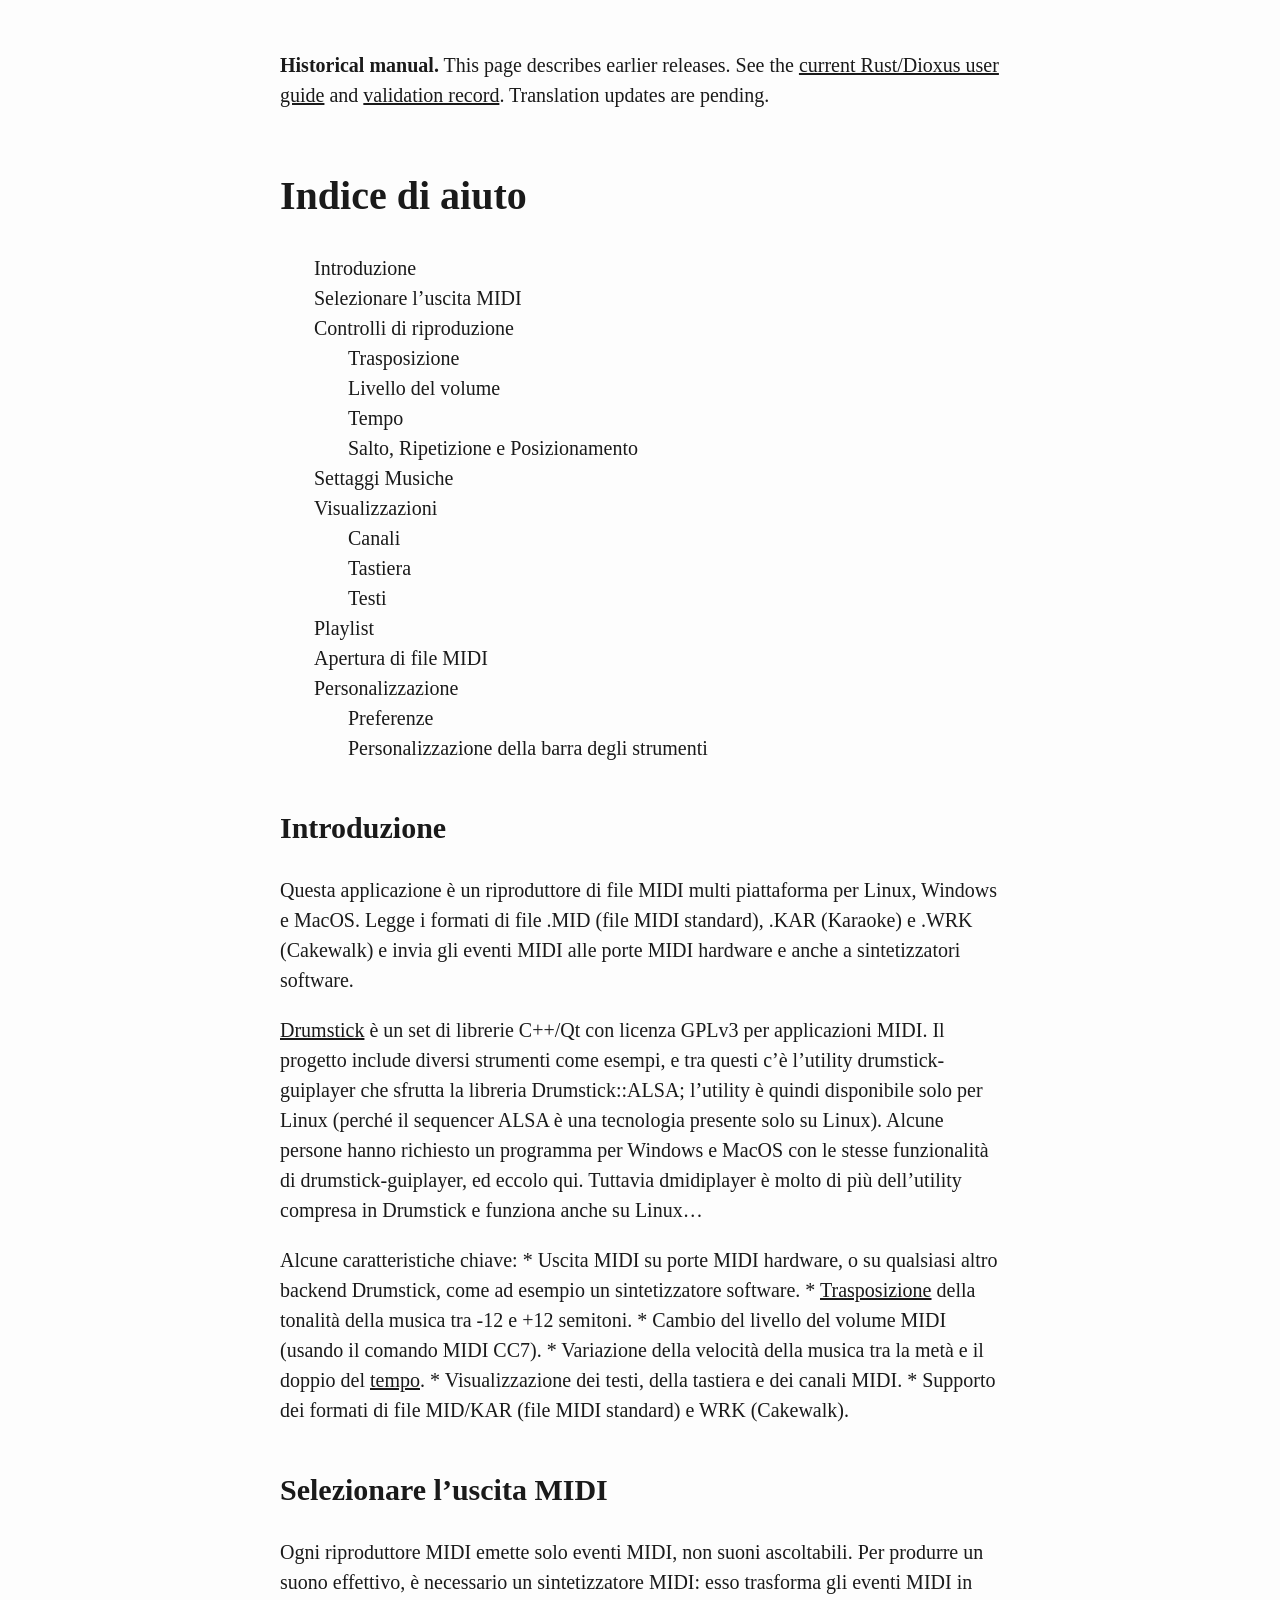
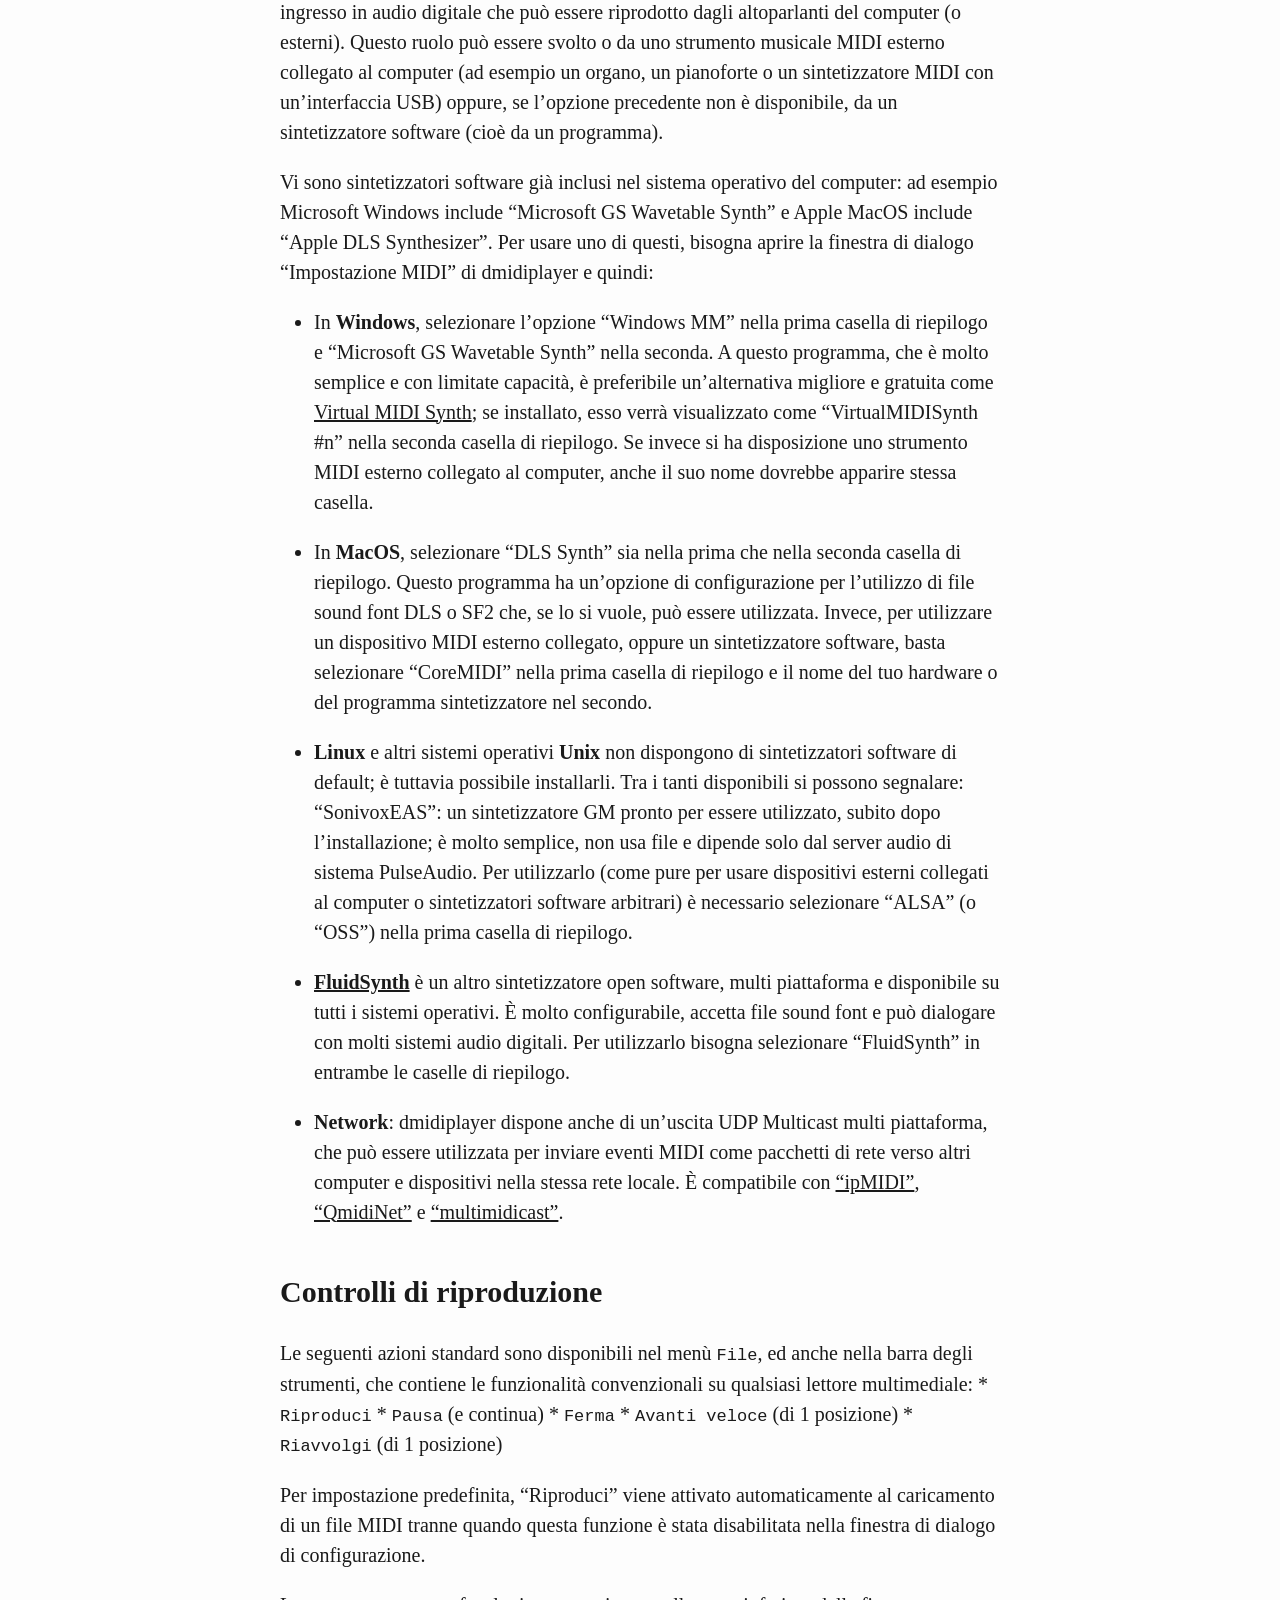
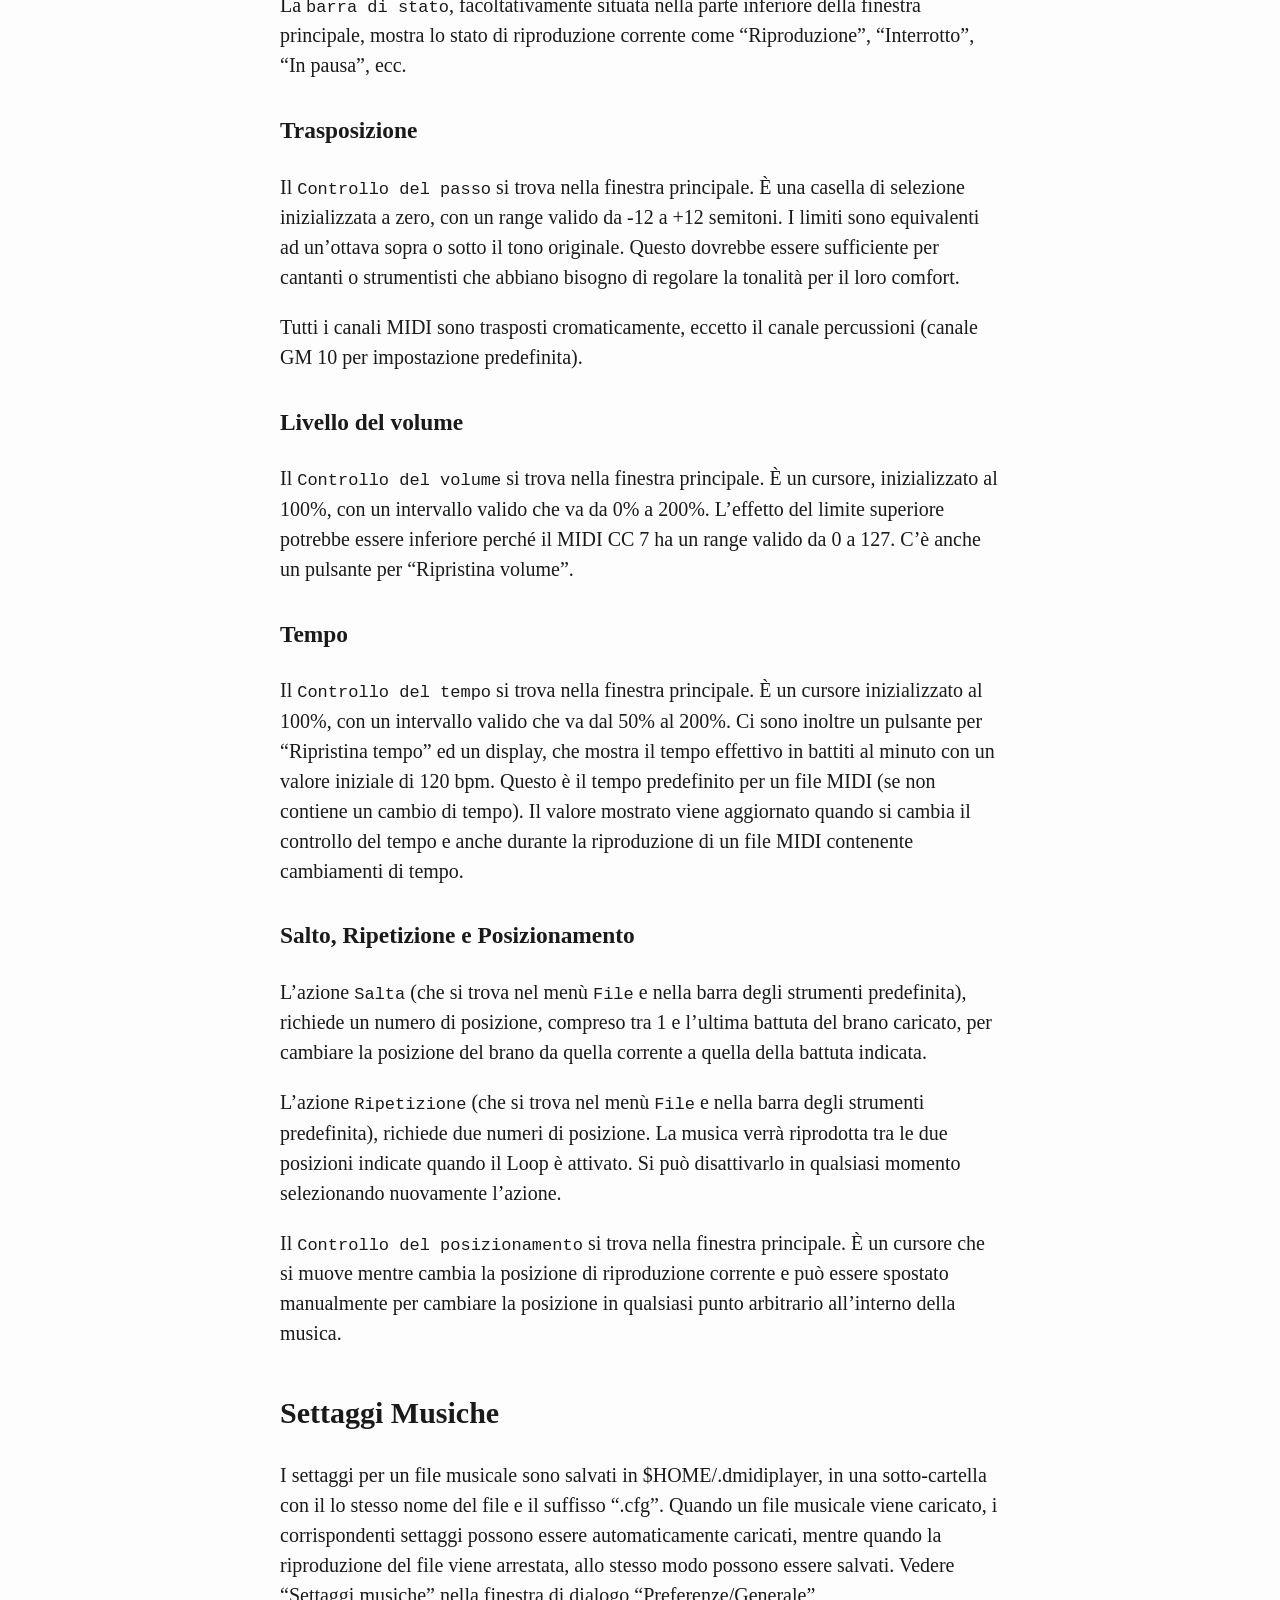
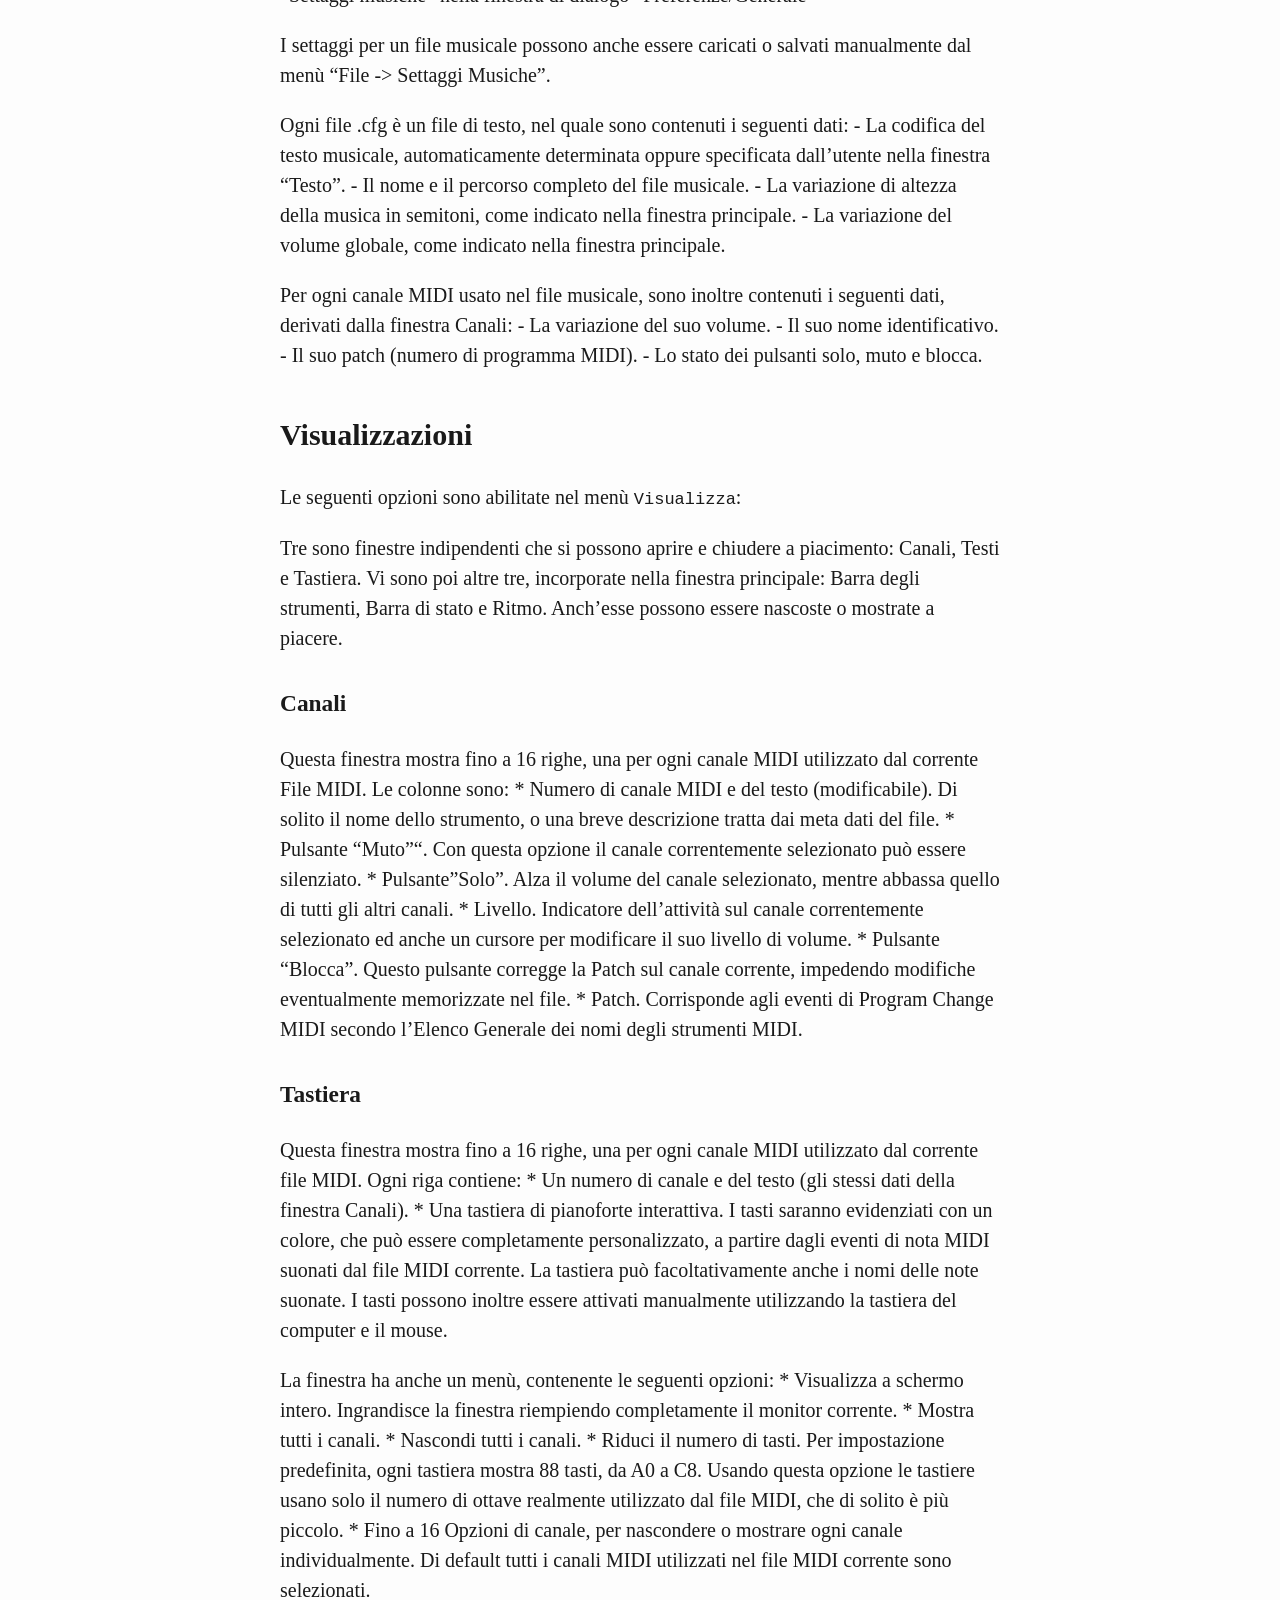
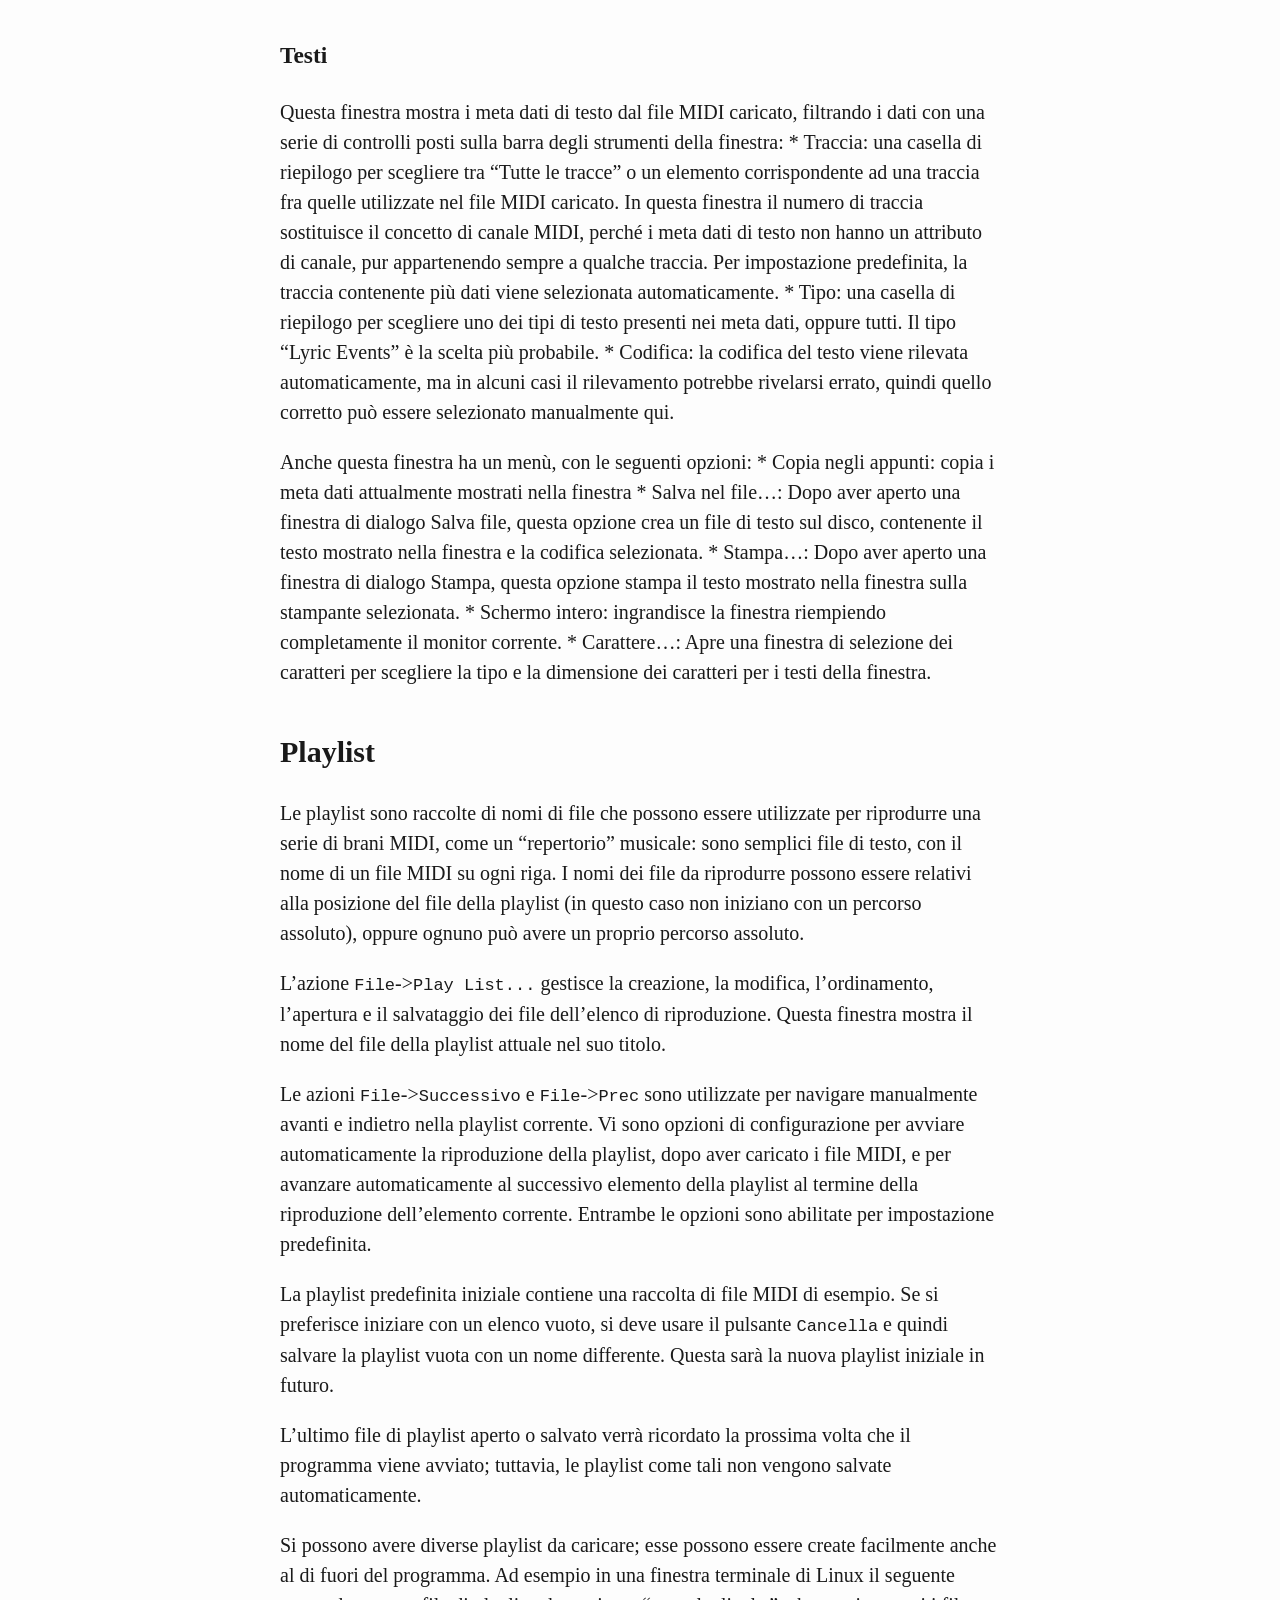
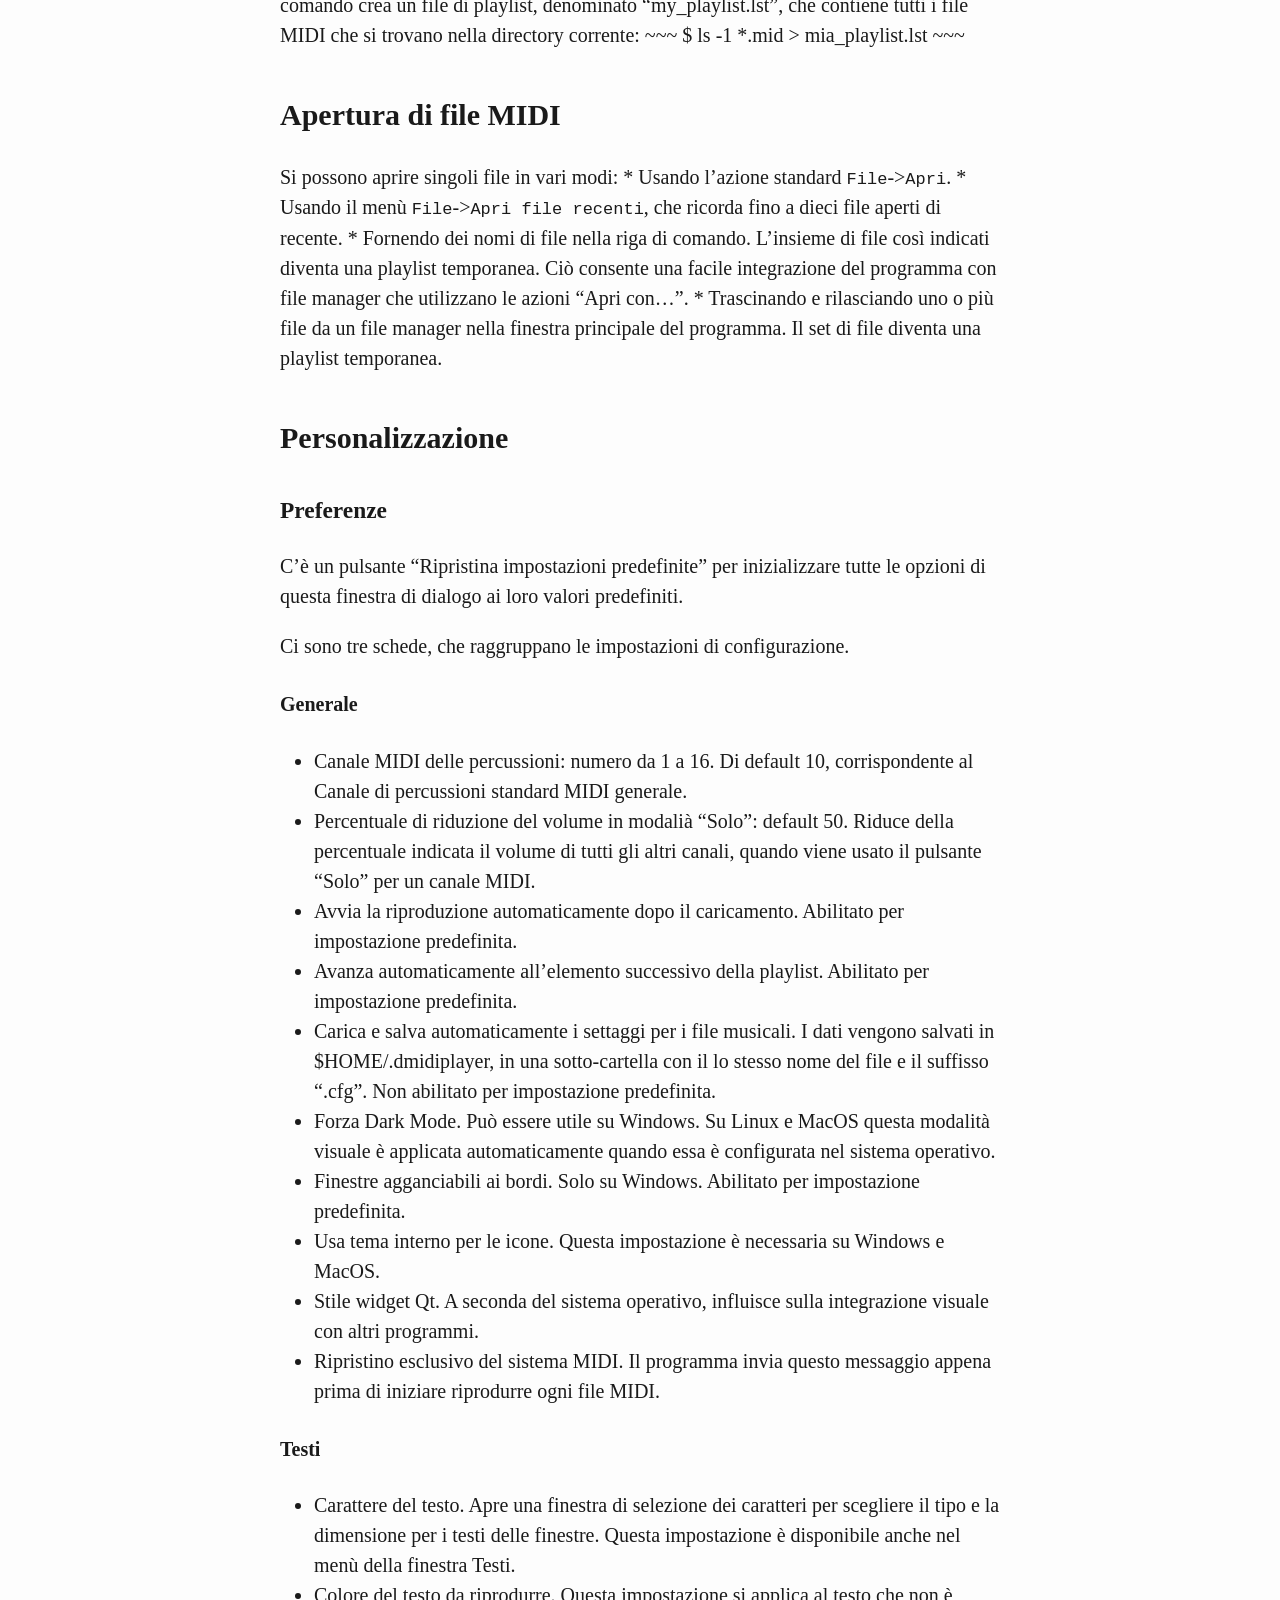
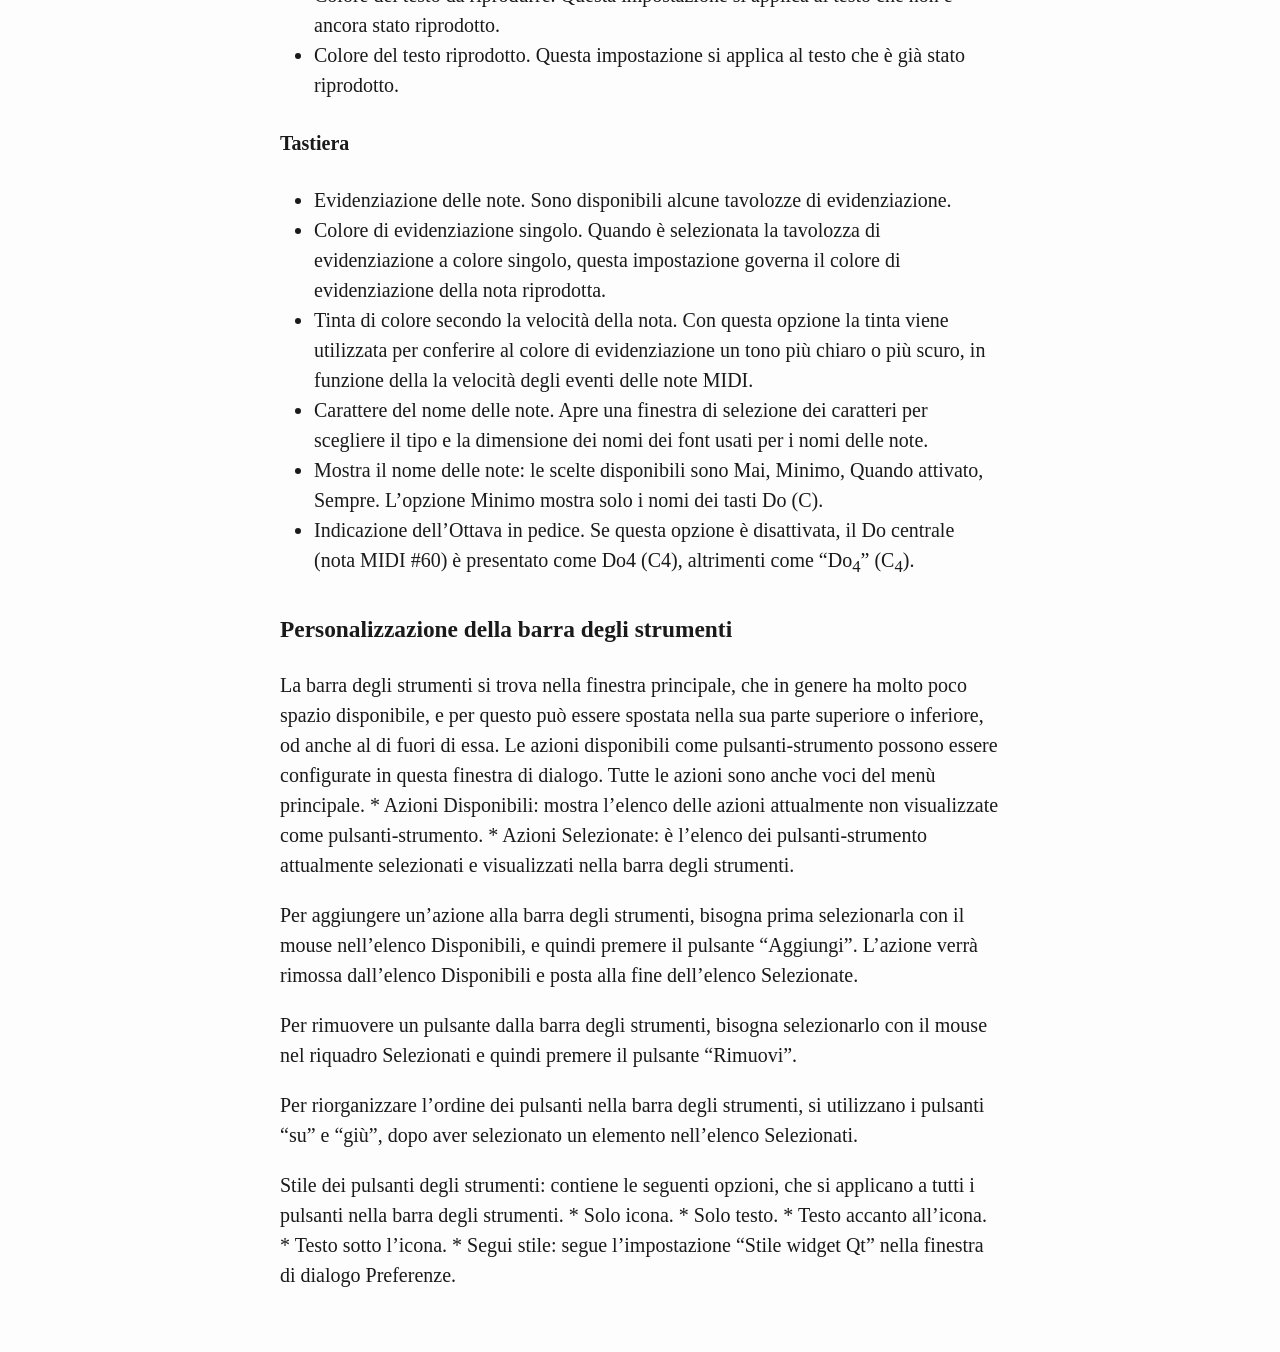
<file: docs/it/index.html>
<!DOCTYPE html PUBLIC "-//W3C//DTD XHTML 1.0 Transitional//EN" "http://www.w3.org/TR/xhtml1/DTD/xhtml1-transitional.dtd">
<html xmlns="http://www.w3.org/1999/xhtml">
<head>
  <meta http-equiv="Content-Type" content="text/html; charset=utf-8" />
  <meta http-equiv="Content-Style-Type" content="text/css" />
  <meta name="generator" content="pandoc" />
  <title>Indice di aiuto</title>
  <style type="text/css">
    html {
      line-height: 1.5;
      font-family: Georgia, serif;
      font-size: 20px;
      color: #1a1a1a;
      background-color: #fdfdfd;
    }
    body {
      margin: 0 auto;
      max-width: 36em;
      padding-left: 50px;
      padding-right: 50px;
      padding-top: 50px;
      padding-bottom: 50px;
      hyphens: auto;
      word-wrap: break-word;
      text-rendering: optimizeLegibility;
      font-kerning: normal;
    }
    @media (max-width: 600px) {
      body {
        font-size: 0.9em;
        padding: 1em;
      }
    }
    @media print {
      body {
        background-color: transparent;
        color: black;
        font-size: 12pt;
      }
      p, h2, h3 {
        orphans: 3;
        widows: 3;
      }
      h2, h3, h4 {
        page-break-after: avoid;
      }
    }
    p {
      margin: 1em 0;
    }
    a {
      color: #1a1a1a;
    }
    a:visited {
      color: #1a1a1a;
    }
    img {
      max-width: 100%;
    }
    h1, h2, h3, h4, h5, h6 {
      margin-top: 1.4em;
    }
    h5, h6 {
      font-size: 1em;
      font-style: italic;
    }
    h6 {
      font-weight: normal;
    }
    ol, ul {
      padding-left: 1.7em;
      margin-top: 1em;
    }
    li > ol, li > ul {
      margin-top: 0;
    }
    blockquote {
      margin: 1em 0 1em 1.7em;
      padding-left: 1em;
      border-left: 2px solid #e6e6e6;
      color: #606060;
    }
    code {
      font-family: Menlo, Monaco, 'Lucida Console', Consolas, monospace;
      font-size: 85%;
      margin: 0;
    }
    pre {
      margin: 1em 0;
      overflow: auto;
    }
    pre code {
      padding: 0;
      overflow: visible;
    }
    .sourceCode {
     background-color: transparent;
     overflow: visible;
    }
    hr {
      background-color: #1a1a1a;
      border: none;
      height: 1px;
      margin: 1em 0;
    }
    table {
      margin: 1em 0;
      border-collapse: collapse;
      width: 100%;
      overflow-x: auto;
      display: block;
      font-variant-numeric: lining-nums tabular-nums;
    }
    table caption {
      margin-bottom: 0.75em;
    }
    tbody {
      margin-top: 0.5em;
      border-top: 1px solid #1a1a1a;
      border-bottom: 1px solid #1a1a1a;
    }
    th {
      border-top: 1px solid #1a1a1a;
      padding: 0.25em 0.5em 0.25em 0.5em;
    }
    td {
      padding: 0.125em 0.5em 0.25em 0.5em;
    }
    header {
      margin-bottom: 4em;
      text-align: center;
    }
    #TOC li {
      list-style: none;
    }
    #TOC a:not(:hover) {
      text-decoration: none;
    }
    code{white-space: pre-wrap;}
    span.smallcaps{font-variant: small-caps;}
    span.underline{text-decoration: underline;}
    div.column{display: inline-block; vertical-align: top; width: 50%;}
    div.hanging-indent{margin-left: 1.5em; text-indent: -1.5em;}
    ul.task-list{list-style: none;}
    .display.math{display: block; text-align: center; margin: 0.5rem auto;}
  </style>
</head>
<body>
<aside role="note"><strong>Historical manual.</strong> This page describes earlier releases. See the <a href="../USER_GUIDE.md">current Rust/Dioxus user guide</a> and <a href="../VALIDATION.md">validation record</a>. Translation updates are pending.</aside>

<div id="header">
<h1 class="title">Indice di aiuto</h1>
</div>
<div id="TOC">
<ul>
<li><a href="#introduzione">Introduzione</a></li>
<li><a href="#selezionare-luscita-midi">Selezionare l’uscita MIDI</a></li>
<li><a href="#controlli-di-riproduzione">Controlli di riproduzione</a>
<ul>
<li><a href="#trasposizione">Trasposizione</a></li>
<li><a href="#livello-del-volume">Livello del volume</a></li>
<li><a href="#tempo">Tempo</a></li>
<li><a href="#salto-ripetizione-e-posizionamento">Salto, Ripetizione e Posizionamento</a></li>
</ul></li>
<li><a href="#settaggi-musiche">Settaggi Musiche</a></li>
<li><a href="#visualizzazioni">Visualizzazioni</a>
<ul>
<li><a href="#canali">Canali</a></li>
<li><a href="#tastiera">Tastiera</a></li>
<li><a href="#testi">Testi</a></li>
</ul></li>
<li><a href="#playlist">Playlist</a></li>
<li><a href="#apertura-di-file-midi">Apertura di file MIDI</a></li>
<li><a href="#personalizzazione">Personalizzazione</a>
<ul>
<li><a href="#preferenze">Preferenze</a></li>
<li><a href="#personalizzazione-della-barra-degli-strumenti">Personalizzazione della barra degli strumenti</a></li>
</ul></li>
</ul>
</div>
<h2 id="introduzione">Introduzione</h2>
<p>Questa applicazione è un riproduttore di file MIDI multi piattaforma per Linux, Windows e MacOS. Legge i formati di file .MID (file MIDI standard), .KAR (Karaoke) e .WRK (Cakewalk) e invia gli eventi MIDI alle porte MIDI hardware e anche a sintetizzatori software.</p>
<p><a href="https://drumstick.sourceforge.io">Drumstick</a> è un set di librerie C++/Qt con licenza GPLv3 per applicazioni MIDI. Il progetto include diversi strumenti come esempi, e tra questi c’è l’utility drumstick-guiplayer che sfrutta la libreria Drumstick::ALSA; l’utility è quindi disponibile solo per Linux (perché il sequencer ALSA è una tecnologia presente solo su Linux). Alcune persone hanno richiesto un programma per Windows e MacOS con le stesse funzionalità di drumstick-guiplayer, ed eccolo qui. Tuttavia dmidiplayer è molto di più dell’utility compresa in Drumstick e funziona anche su Linux…</p>
<p>Alcune caratteristiche chiave: * Uscita MIDI su porte MIDI hardware, o su qualsiasi altro backend Drumstick, come ad esempio un sintetizzatore software. * <a href="https://it.wikipedia.org/wiki/Trasposizione_(musica)">Trasposizione</a> della tonalità della musica tra -12 e +12 semitoni. * Cambio del livello del volume MIDI (usando il comando MIDI CC7). * Variazione della velocità della musica tra la metà e il doppio del <a href="https://it.wikipedia.org/wiki/Tempo_(musica)">tempo</a>. * Visualizzazione dei testi, della tastiera e dei canali MIDI. * Supporto dei formati di file MID/KAR (file MIDI standard) e WRK (Cakewalk).</p>
<h2 id="selezionare-luscita-midi">Selezionare l’uscita MIDI</h2>
<p>Ogni riproduttore MIDI emette solo eventi MIDI, non suoni ascoltabili. Per produrre un suono effettivo, è necessario un sintetizzatore MIDI: esso trasforma gli eventi MIDI in ingresso in audio digitale che può essere riprodotto dagli altoparlanti del computer (o esterni). Questo ruolo può essere svolto o da uno strumento musicale MIDI esterno collegato al computer (ad esempio un organo, un pianoforte o un sintetizzatore MIDI con un’interfaccia USB) oppure, se l’opzione precedente non è disponibile, da un sintetizzatore software (cioè da un programma).</p>
<p>Vi sono sintetizzatori software già inclusi nel sistema operativo del computer: ad esempio Microsoft Windows include “Microsoft GS Wavetable Synth” e Apple MacOS include “Apple DLS Synthesizer”. Per usare uno di questi, bisogna aprire la finestra di dialogo “Impostazione MIDI” di dmidiplayer e quindi:</p>
<ul>
<li><p>In <strong>Windows</strong>, selezionare l’opzione “Windows MM” nella prima casella di riepilogo e “Microsoft GS Wavetable Synth” nella seconda. A questo programma, che è molto semplice e con limitate capacità, è preferibile un’alternativa migliore e gratuita come <a href="https://coolsoft.altervista.org/it/virtualmidisynth">Virtual MIDI Synth</a>; se installato, esso verrà visualizzato come “VirtualMIDISynth #n” nella seconda casella di riepilogo. Se invece si ha disposizione uno strumento MIDI esterno collegato al computer, anche il suo nome dovrebbe apparire stessa casella.</p></li>
<li><p>In <strong>MacOS</strong>, selezionare “DLS Synth” sia nella prima che nella seconda casella di riepilogo. Questo programma ha un’opzione di configurazione per l’utilizzo di file sound font DLS o SF2 che, se lo si vuole, può essere utilizzata. Invece, per utilizzare un dispositivo MIDI esterno collegato, oppure un sintetizzatore software, basta selezionare “CoreMIDI” nella prima casella di riepilogo e il nome del tuo hardware o del programma sintetizzatore nel secondo.</p></li>
<li><p><strong>Linux</strong> e altri sistemi operativi <strong>Unix</strong> non dispongono di sintetizzatori software di default; è tuttavia possibile installarli. Tra i tanti disponibili si possono segnalare: “SonivoxEAS”: un sintetizzatore GM pronto per essere utilizzato, subito dopo l’installazione; è molto semplice, non usa file e dipende solo dal server audio di sistema PulseAudio. Per utilizzarlo (come pure per usare dispositivi esterni collegati al computer o sintetizzatori software arbitrari) è necessario selezionare “ALSA” (o “OSS”) nella prima casella di riepilogo.</p></li>
<li><p><a href="https://github.com/FluidSynth/fluidsynth"><strong>FluidSynth</strong></a> è un altro sintetizzatore open software, multi piattaforma e disponibile su tutti i sistemi operativi. È molto configurabile, accetta file sound font e può dialogare con molti sistemi audio digitali. Per utilizzarlo bisogna selezionare “FluidSynth” in entrambe le caselle di riepilogo.</p></li>
<li><p><strong>Network</strong>: dmidiplayer dispone anche di un’uscita UDP Multicast multi piattaforma, che può essere utilizzata per inviare eventi MIDI come pacchetti di rete verso altri computer e dispositivi nella stessa rete locale. È compatibile con <a href="https://www.nerds.de/en/ipmidi.html">“ipMIDI”</a>, <a href="https://qmidinet.sourceforge.io/">“QmidiNet”</a> e <a href="https://llg.cubic.org/tools/multimidicast/">“multimidicast”</a>.</p></li>
</ul>
<h2 id="controlli-di-riproduzione">Controlli di riproduzione</h2>
<p>Le seguenti azioni standard sono disponibili nel menù <code>File</code>, ed anche nella barra degli strumenti, che contiene le funzionalità convenzionali su qualsiasi lettore multimediale: * <code>Riproduci</code> * <code>Pausa</code> (e continua) * <code>Ferma</code> * <code>Avanti veloce</code> (di 1 posizione) * <code>Riavvolgi</code> (di 1 posizione)</p>
<p>Per impostazione predefinita, “Riproduci” viene attivato automaticamente al caricamento di un file MIDI tranne quando questa funzione è stata disabilitata nella finestra di dialogo di configurazione.</p>
<p>La <code>barra di stato</code>, facoltativamente situata nella parte inferiore della finestra principale, mostra lo stato di riproduzione corrente come “Riproduzione”, “Interrotto”, “In pausa”, ecc.</p>
<h3 id="trasposizione">Trasposizione</h3>
<p>Il <code>Controllo del passo</code> si trova nella finestra principale. È una casella di selezione inizializzata a zero, con un range valido da -12 a +12 semitoni. I limiti sono equivalenti ad un’ottava sopra o sotto il tono originale. Questo dovrebbe essere sufficiente per cantanti o strumentisti che abbiano bisogno di regolare la tonalità per il loro comfort.</p>
<p>Tutti i canali MIDI sono trasposti cromaticamente, eccetto il canale percussioni (canale GM 10 per impostazione predefinita).</p>
<h3 id="livello-del-volume">Livello del volume</h3>
<p>Il <code>Controllo del volume</code> si trova nella finestra principale. È un cursore, inizializzato al 100%, con un intervallo valido che va da 0% a 200%. L’effetto del limite superiore potrebbe essere inferiore perché il MIDI CC 7 ha un range valido da 0 a 127. C’è anche un pulsante per “Ripristina volume”.</p>
<h3 id="tempo">Tempo</h3>
<p>Il <code>Controllo del tempo</code> si trova nella finestra principale. È un cursore inizializzato al 100%, con un intervallo valido che va dal 50% al 200%. Ci sono inoltre un pulsante per “Ripristina tempo” ed un display, che mostra il tempo effettivo in battiti al minuto con un valore iniziale di 120 bpm. Questo è il tempo predefinito per un file MIDI (se non contiene un cambio di tempo). Il valore mostrato viene aggiornato quando si cambia il controllo del tempo e anche durante la riproduzione di un file MIDI contenente cambiamenti di tempo.</p>
<h3 id="salto-ripetizione-e-posizionamento">Salto, Ripetizione e Posizionamento</h3>
<p>L’azione <code>Salta</code> (che si trova nel menù <code>File</code> e nella barra degli strumenti predefinita), richiede un numero di posizione, compreso tra 1 e l’ultima battuta del brano caricato, per cambiare la posizione del brano da quella corrente a quella della battuta indicata.</p>
<p>L’azione <code>Ripetizione</code> (che si trova nel menù <code>File</code> e nella barra degli strumenti predefinita), richiede due numeri di posizione. La musica verrà riprodotta tra le due posizioni indicate quando il Loop è attivato. Si può disattivarlo in qualsiasi momento selezionando nuovamente l’azione.</p>
<p>Il <code>Controllo del posizionamento</code> si trova nella finestra principale. È un cursore che si muove mentre cambia la posizione di riproduzione corrente e può essere spostato manualmente per cambiare la posizione in qualsiasi punto arbitrario all’interno della musica.</p>
<h2 id="settaggi-musiche">Settaggi Musiche</h2>
<p>I settaggi per un file musicale sono salvati in $HOME/.dmidiplayer, in una sotto-cartella con il lo stesso nome del file e il suffisso “.cfg”. Quando un file musicale viene caricato, i corrispondenti settaggi possono essere automaticamente caricati, mentre quando la riproduzione del file viene arrestata, allo stesso modo possono essere salvati. Vedere “Settaggi musiche” nella finestra di dialogo “Preferenze/Generale”</p>
<p>I settaggi per un file musicale possono anche essere caricati o salvati manualmente dal menù “File -&gt; Settaggi Musiche”.</p>
<p>Ogni file .cfg è un file di testo, nel quale sono contenuti i seguenti dati: - La codifica del testo musicale, automaticamente determinata oppure specificata dall’utente nella finestra “Testo”. - Il nome e il percorso completo del file musicale. - La variazione di altezza della musica in semitoni, come indicato nella finestra principale. - La variazione del volume globale, come indicato nella finestra principale.</p>
<p>Per ogni canale MIDI usato nel file musicale, sono inoltre contenuti i seguenti dati, derivati dalla finestra Canali: - La variazione del suo volume. - Il suo nome identificativo. - Il suo patch (numero di programma MIDI). - Lo stato dei pulsanti solo, muto e blocca.</p>
<h2 id="visualizzazioni">Visualizzazioni</h2>
<p>Le seguenti opzioni sono abilitate nel menù <code>Visualizza</code>:</p>
<p>Tre sono finestre indipendenti che si possono aprire e chiudere a piacimento: Canali, Testi e Tastiera. Vi sono poi altre tre, incorporate nella finestra principale: Barra degli strumenti, Barra di stato e Ritmo. Anch’esse possono essere nascoste o mostrate a piacere.</p>
<h3 id="canali">Canali</h3>
<p>Questa finestra mostra fino a 16 righe, una per ogni canale MIDI utilizzato dal corrente File MIDI. Le colonne sono: * Numero di canale MIDI e del testo (modificabile). Di solito il nome dello strumento, o una breve descrizione tratta dai meta dati del file. * Pulsante “Muto”“. Con questa opzione il canale correntemente selezionato può essere silenziato. * Pulsante”Solo”. Alza il volume del canale selezionato, mentre abbassa quello di tutti gli altri canali. * Livello. Indicatore dell’attività sul canale correntemente selezionato ed anche un cursore per modificare il suo livello di volume. * Pulsante “Blocca”. Questo pulsante corregge la Patch sul canale corrente, impedendo modifiche eventualmente memorizzate nel file. * Patch. Corrisponde agli eventi di Program Change MIDI secondo l’Elenco Generale dei nomi degli strumenti MIDI.</p>
<h3 id="tastiera">Tastiera</h3>
<p>Questa finestra mostra fino a 16 righe, una per ogni canale MIDI utilizzato dal corrente file MIDI. Ogni riga contiene: * Un numero di canale e del testo (gli stessi dati della finestra Canali). * Una tastiera di pianoforte interattiva. I tasti saranno evidenziati con un colore, che può essere completamente personalizzato, a partire dagli eventi di nota MIDI suonati dal file MIDI corrente. La tastiera può facoltativamente anche i nomi delle note suonate. I tasti possono inoltre essere attivati manualmente utilizzando la tastiera del computer e il mouse.</p>
<p>La finestra ha anche un menù, contenente le seguenti opzioni: * Visualizza a schermo intero. Ingrandisce la finestra riempiendo completamente il monitor corrente. * Mostra tutti i canali. * Nascondi tutti i canali. * Riduci il numero di tasti. Per impostazione predefinita, ogni tastiera mostra 88 tasti, da A0 a C8. Usando questa opzione le tastiere usano solo il numero di ottave realmente utilizzato dal file MIDI, che di solito è più piccolo. * Fino a 16 Opzioni di canale, per nascondere o mostrare ogni canale individualmente. Di default tutti i canali MIDI utilizzati nel file MIDI corrente sono selezionati.</p>
<h3 id="testi">Testi</h3>
<p>Questa finestra mostra i meta dati di testo dal file MIDI caricato, filtrando i dati con una serie di controlli posti sulla barra degli strumenti della finestra: * Traccia: una casella di riepilogo per scegliere tra “Tutte le tracce” o un elemento corrispondente ad una traccia fra quelle utilizzate nel file MIDI caricato. In questa finestra il numero di traccia sostituisce il concetto di canale MIDI, perché i meta dati di testo non hanno un attributo di canale, pur appartenendo sempre a qualche traccia. Per impostazione predefinita, la traccia contenente più dati viene selezionata automaticamente. * Tipo: una casella di riepilogo per scegliere uno dei tipi di testo presenti nei meta dati, oppure tutti. Il tipo “Lyric Events” è la scelta più probabile. * Codifica: la codifica del testo viene rilevata automaticamente, ma in alcuni casi il rilevamento potrebbe rivelarsi errato, quindi quello corretto può essere selezionato manualmente qui.</p>
<p>Anche questa finestra ha un menù, con le seguenti opzioni: * Copia negli appunti: copia i meta dati attualmente mostrati nella finestra * Salva nel file…: Dopo aver aperto una finestra di dialogo Salva file, questa opzione crea un file di testo sul disco, contenente il testo mostrato nella finestra e la codifica selezionata. * Stampa…: Dopo aver aperto una finestra di dialogo Stampa, questa opzione stampa il testo mostrato nella finestra sulla stampante selezionata. * Schermo intero: ingrandisce la finestra riempiendo completamente il monitor corrente. * Carattere…: Apre una finestra di selezione dei caratteri per scegliere la tipo e la dimensione dei caratteri per i testi della finestra.</p>
<h2 id="playlist">Playlist</h2>
<p>Le playlist sono raccolte di nomi di file che possono essere utilizzate per riprodurre una serie di brani MIDI, come un “repertorio” musicale: sono semplici file di testo, con il nome di un file MIDI su ogni riga. I nomi dei file da riprodurre possono essere relativi alla posizione del file della playlist (in questo caso non iniziano con un percorso assoluto), oppure ognuno può avere un proprio percorso assoluto.</p>
<p>L’azione <code>File</code>-&gt;<code>Play List...</code> gestisce la creazione, la modifica, l’ordinamento, l’apertura e il salvataggio dei file dell’elenco di riproduzione. Questa finestra mostra il nome del file della playlist attuale nel suo titolo.</p>
<p>Le azioni <code>File</code>-&gt;<code>Successivo</code> e <code>File</code>-&gt;<code>Prec</code> sono utilizzate per navigare manualmente avanti e indietro nella playlist corrente. Vi sono opzioni di configurazione per avviare automaticamente la riproduzione della playlist, dopo aver caricato i file MIDI, e per avanzare automaticamente al successivo elemento della playlist al termine della riproduzione dell’elemento corrente. Entrambe le opzioni sono abilitate per impostazione predefinita.</p>
<p>La playlist predefinita iniziale contiene una raccolta di file MIDI di esempio. Se si preferisce iniziare con un elenco vuoto, si deve usare il pulsante <code>Cancella</code> e quindi salvare la playlist vuota con un nome differente. Questa sarà la nuova playlist iniziale in futuro.</p>
<p>L’ultimo file di playlist aperto o salvato verrà ricordato la prossima volta che il programma viene avviato; tuttavia, le playlist come tali non vengono salvate automaticamente.</p>
<p>Si possono avere diverse playlist da caricare; esse possono essere create facilmente anche al di fuori del programma. Ad esempio in una finestra terminale di Linux il seguente comando crea un file di playlist, denominato “my_playlist.lst”, che contiene tutti i file MIDI che si trovano nella directory corrente: ~~~ $ ls -1 *.mid &gt; mia_playlist.lst ~~~</p>
<h2 id="apertura-di-file-midi">Apertura di file MIDI</h2>
<p>Si possono aprire singoli file in vari modi: * Usando l’azione standard <code>File</code>-&gt;<code>Apri</code>. * Usando il menù <code>File</code>-&gt;<code>Apri file recenti</code>, che ricorda fino a dieci file aperti di recente. * Fornendo dei nomi di file nella riga di comando. L’insieme di file così indicati diventa una playlist temporanea. Ciò consente una facile integrazione del programma con file manager che utilizzano le azioni “Apri con…”. * Trascinando e rilasciando uno o più file da un file manager nella finestra principale del programma. Il set di file diventa una playlist temporanea.</p>
<h2 id="personalizzazione">Personalizzazione</h2>
<h3 id="preferenze">Preferenze</h3>
<p>C’è un pulsante “Ripristina impostazioni predefinite” per inizializzare tutte le opzioni di questa finestra di dialogo ai loro valori predefiniti.</p>
<p>Ci sono tre schede, che raggruppano le impostazioni di configurazione.</p>
<h4 id="generale">Generale</h4>
<ul>
<li>Canale MIDI delle percussioni: numero da 1 a 16. Di default 10, corrispondente al Canale di percussioni standard MIDI generale.</li>
<li>Percentuale di riduzione del volume in modalià “Solo”: default 50. Riduce della percentuale indicata il volume di tutti gli altri canali, quando viene usato il pulsante “Solo” per un canale MIDI.</li>
<li>Avvia la riproduzione automaticamente dopo il caricamento. Abilitato per impostazione predefinita.</li>
<li>Avanza automaticamente all’elemento successivo della playlist. Abilitato per impostazione predefinita.</li>
<li>Carica e salva automaticamente i settaggi per i file musicali. I dati vengono salvati in $HOME/.dmidiplayer, in una sotto-cartella con il lo stesso nome del file e il suffisso “.cfg”. Non abilitato per impostazione predefinita.</li>
<li>Forza Dark Mode. Può essere utile su Windows. Su Linux e MacOS questa modalità visuale è applicata automaticamente quando essa è configurata nel sistema operativo.</li>
<li>Finestre agganciabili ai bordi. Solo su Windows. Abilitato per impostazione predefinita.</li>
<li>Usa tema interno per le icone. Questa impostazione è necessaria su Windows e MacOS.</li>
<li>Stile widget Qt. A seconda del sistema operativo, influisce sulla integrazione visuale con altri programmi.</li>
<li>Ripristino esclusivo del sistema MIDI. Il programma invia questo messaggio appena prima di iniziare riprodurre ogni file MIDI.</li>
</ul>
<h4 id="testi-1">Testi</h4>
<ul>
<li>Carattere del testo. Apre una finestra di selezione dei caratteri per scegliere il tipo e la dimensione per i testi delle finestre. Questa impostazione è disponibile anche nel menù della finestra Testi.</li>
<li>Colore del testo da riprodurre. Questa impostazione si applica al testo che non è ancora stato riprodotto.</li>
<li>Colore del testo riprodotto. Questa impostazione si applica al testo che è già stato riprodotto.</li>
</ul>
<h4 id="tastiera-1">Tastiera</h4>
<ul>
<li>Evidenziazione delle note. Sono disponibili alcune tavolozze di evidenziazione.</li>
<li>Colore di evidenziazione singolo. Quando è selezionata la tavolozza di evidenziazione a colore singolo, questa impostazione governa il colore di evidenziazione della nota riprodotta.</li>
<li>Tinta di colore secondo la velocità della nota. Con questa opzione la tinta viene utilizzata per conferire al colore di evidenziazione un tono più chiaro o più scuro, in funzione della la velocità degli eventi delle note MIDI.</li>
<li>Carattere del nome delle note. Apre una finestra di selezione dei caratteri per scegliere il tipo e la dimensione dei nomi dei font usati per i nomi delle note.</li>
<li>Mostra il nome delle note: le scelte disponibili sono Mai, Minimo, Quando attivato, Sempre. L’opzione Minimo mostra solo i nomi dei tasti Do (C).</li>
<li>Indicazione dell’Ottava in pedice. Se questa opzione è disattivata, il Do centrale (nota MIDI #60) è presentato come Do4 (C4), altrimenti come “Do<sub>4</sub>” (C<sub>4</sub>).</li>
</ul>
<h3 id="personalizzazione-della-barra-degli-strumenti">Personalizzazione della barra degli strumenti</h3>
<p>La barra degli strumenti si trova nella finestra principale, che in genere ha molto poco spazio disponibile, e per questo può essere spostata nella sua parte superiore o inferiore, od anche al di fuori di essa. Le azioni disponibili come pulsanti-strumento possono essere configurate in questa finestra di dialogo. Tutte le azioni sono anche voci del menù principale. * Azioni Disponibili: mostra l’elenco delle azioni attualmente non visualizzate come pulsanti-strumento. * Azioni Selezionate: è l’elenco dei pulsanti-strumento attualmente selezionati e visualizzati nella barra degli strumenti.</p>
<p>Per aggiungere un’azione alla barra degli strumenti, bisogna prima selezionarla con il mouse nell’elenco Disponibili, e quindi premere il pulsante “Aggiungi”. L’azione verrà rimossa dall’elenco Disponibili e posta alla fine dell’elenco Selezionate.</p>
<p>Per rimuovere un pulsante dalla barra degli strumenti, bisogna selezionarlo con il mouse nel riquadro Selezionati e quindi premere il pulsante “Rimuovi”.</p>
<p>Per riorganizzare l’ordine dei pulsanti nella barra degli strumenti, si utilizzano i pulsanti “su” e “giù”, dopo aver selezionato un elemento nell’elenco Selezionati.</p>
<p>Stile dei pulsanti degli strumenti: contiene le seguenti opzioni, che si applicano a tutti i pulsanti nella barra degli strumenti. * Solo icona. * Solo testo. * Testo accanto all’icona. * Testo sotto l’icona. * Segui stile: segue l’impostazione “Stile widget Qt” nella finestra di dialogo Preferenze.</p>
</body>
</html>
</file>
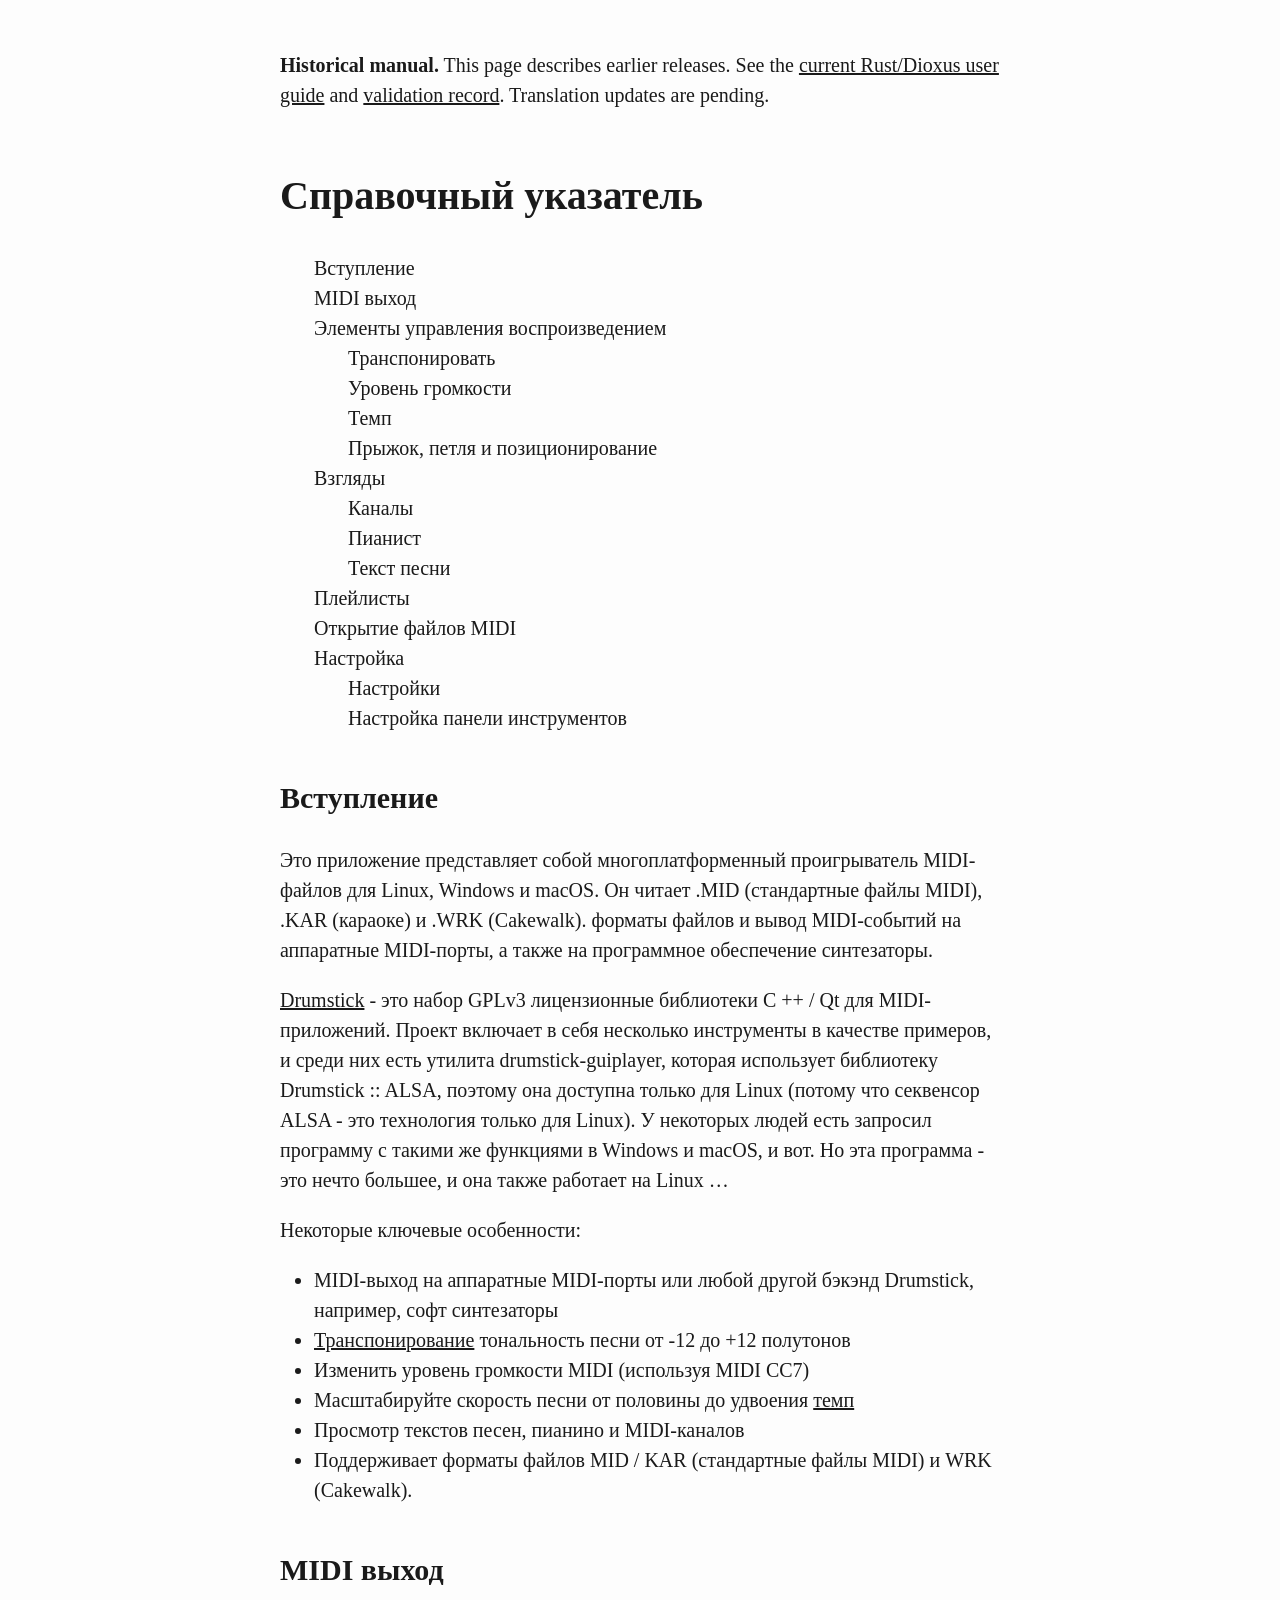
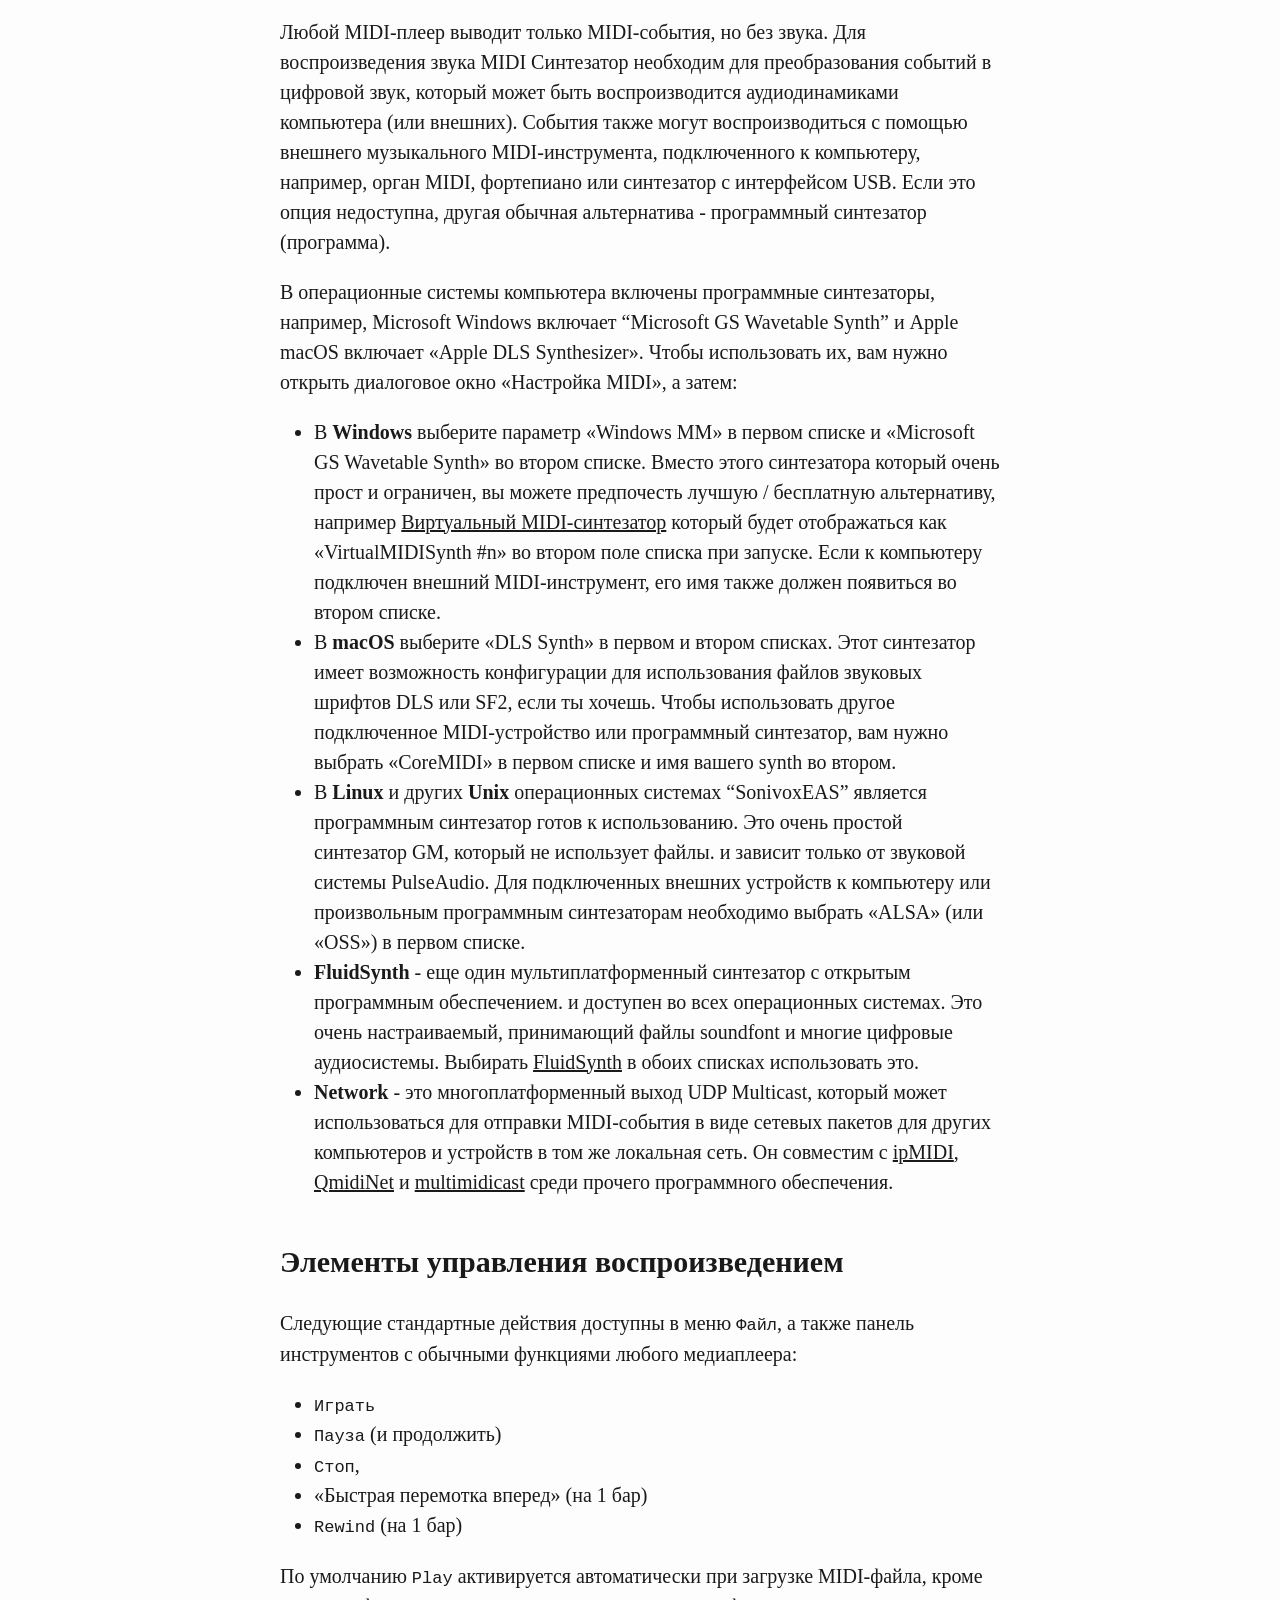
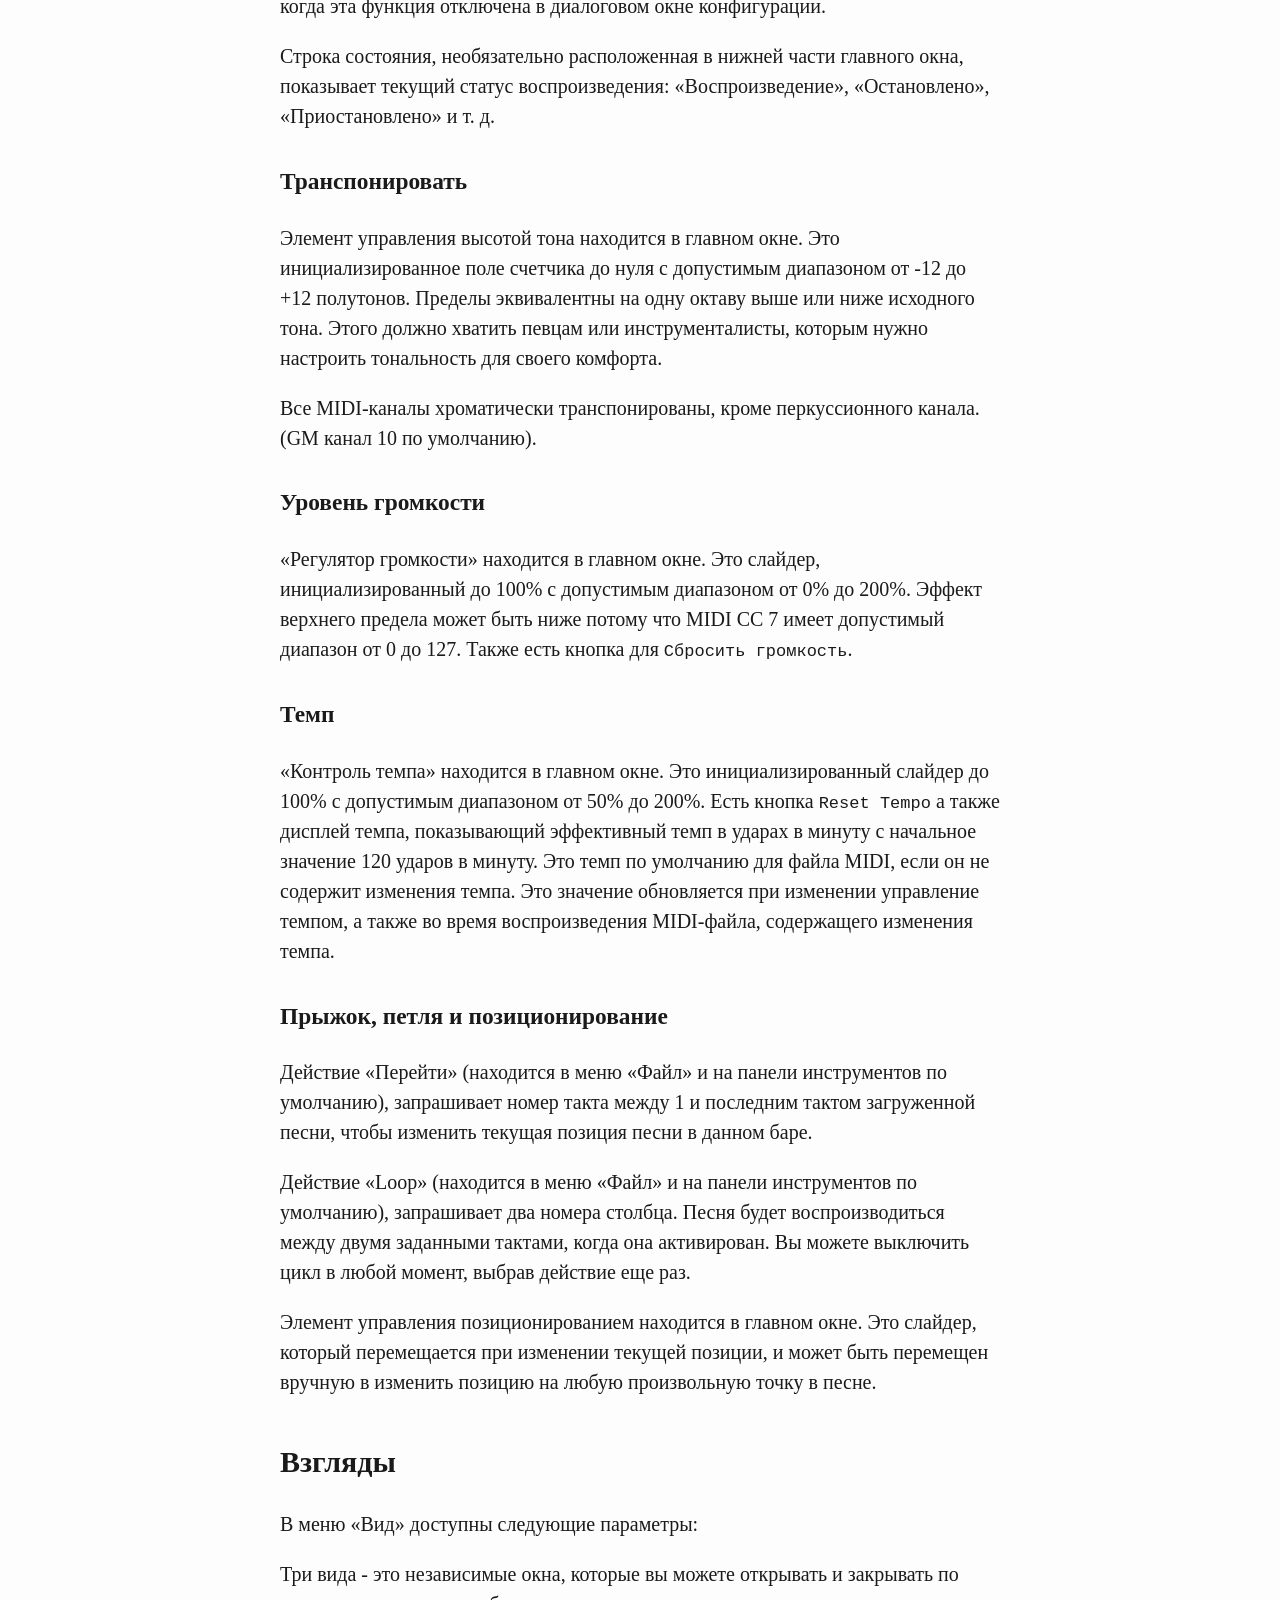
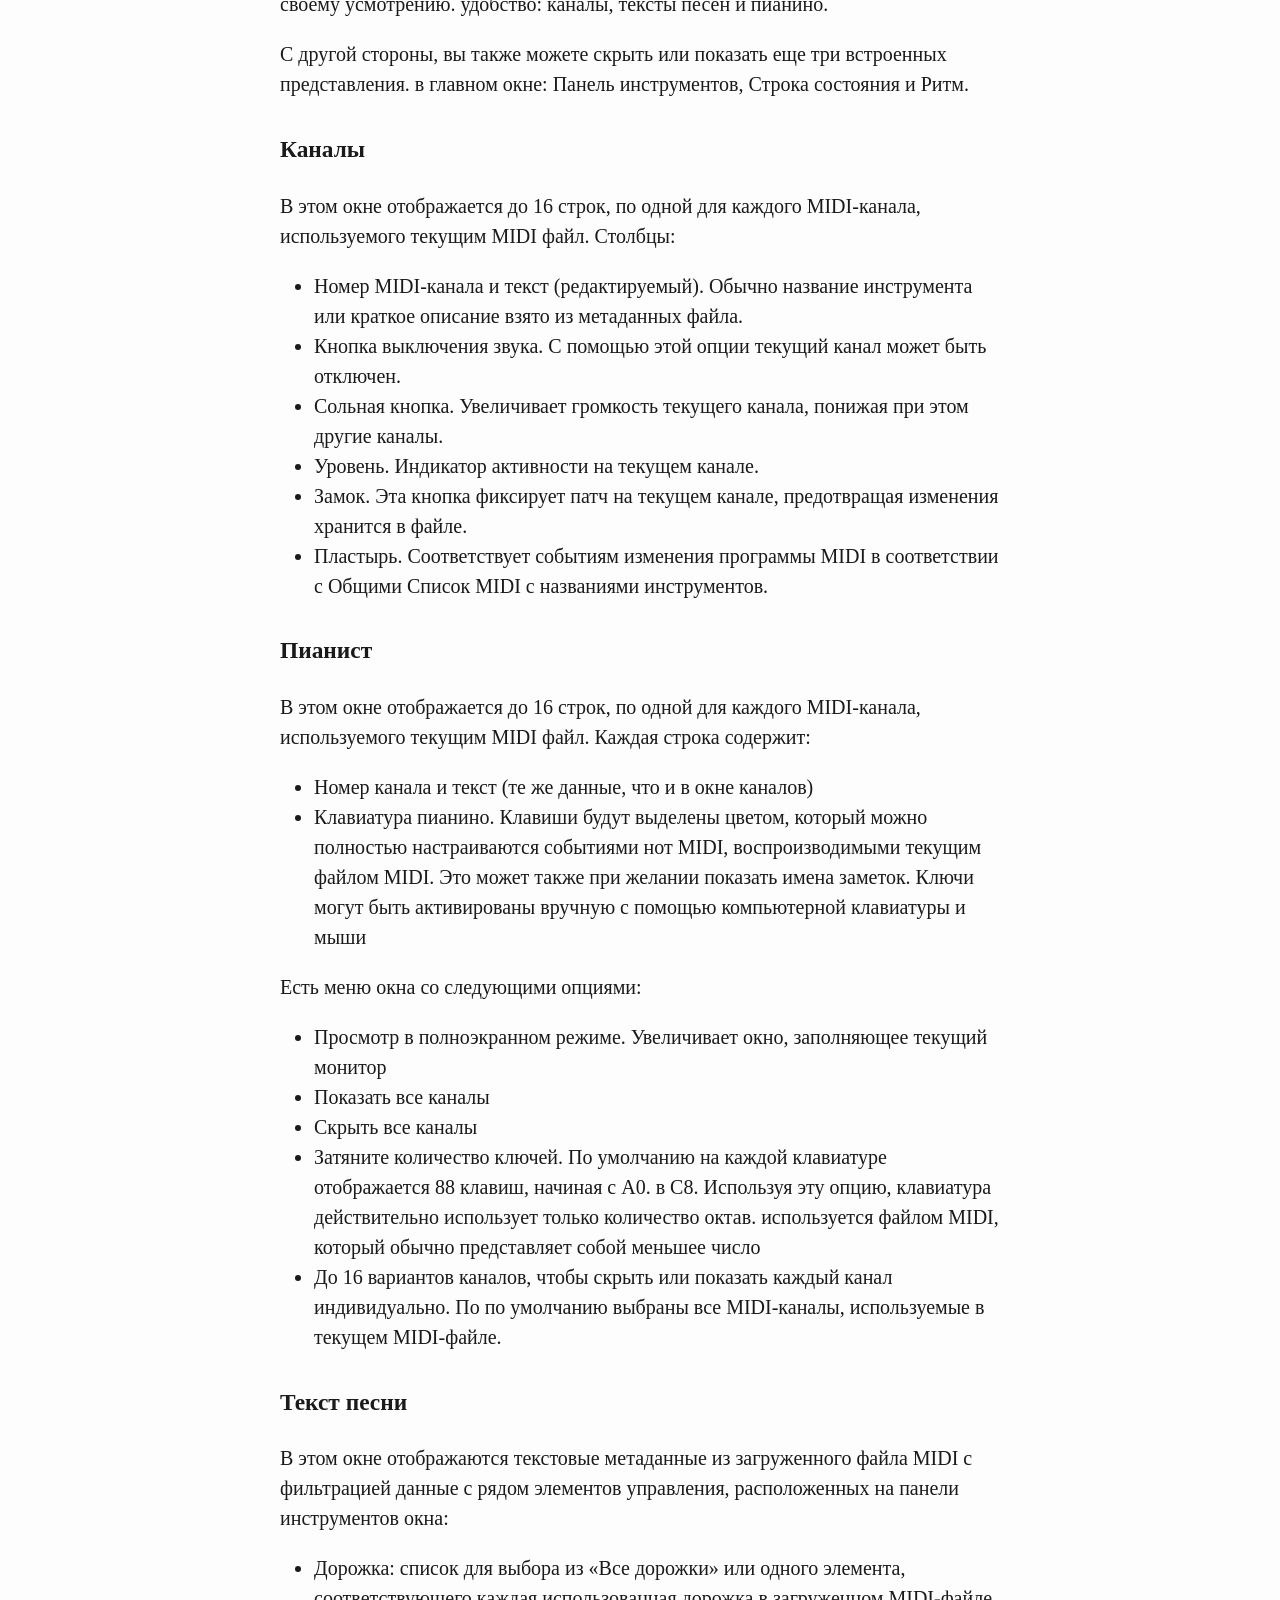
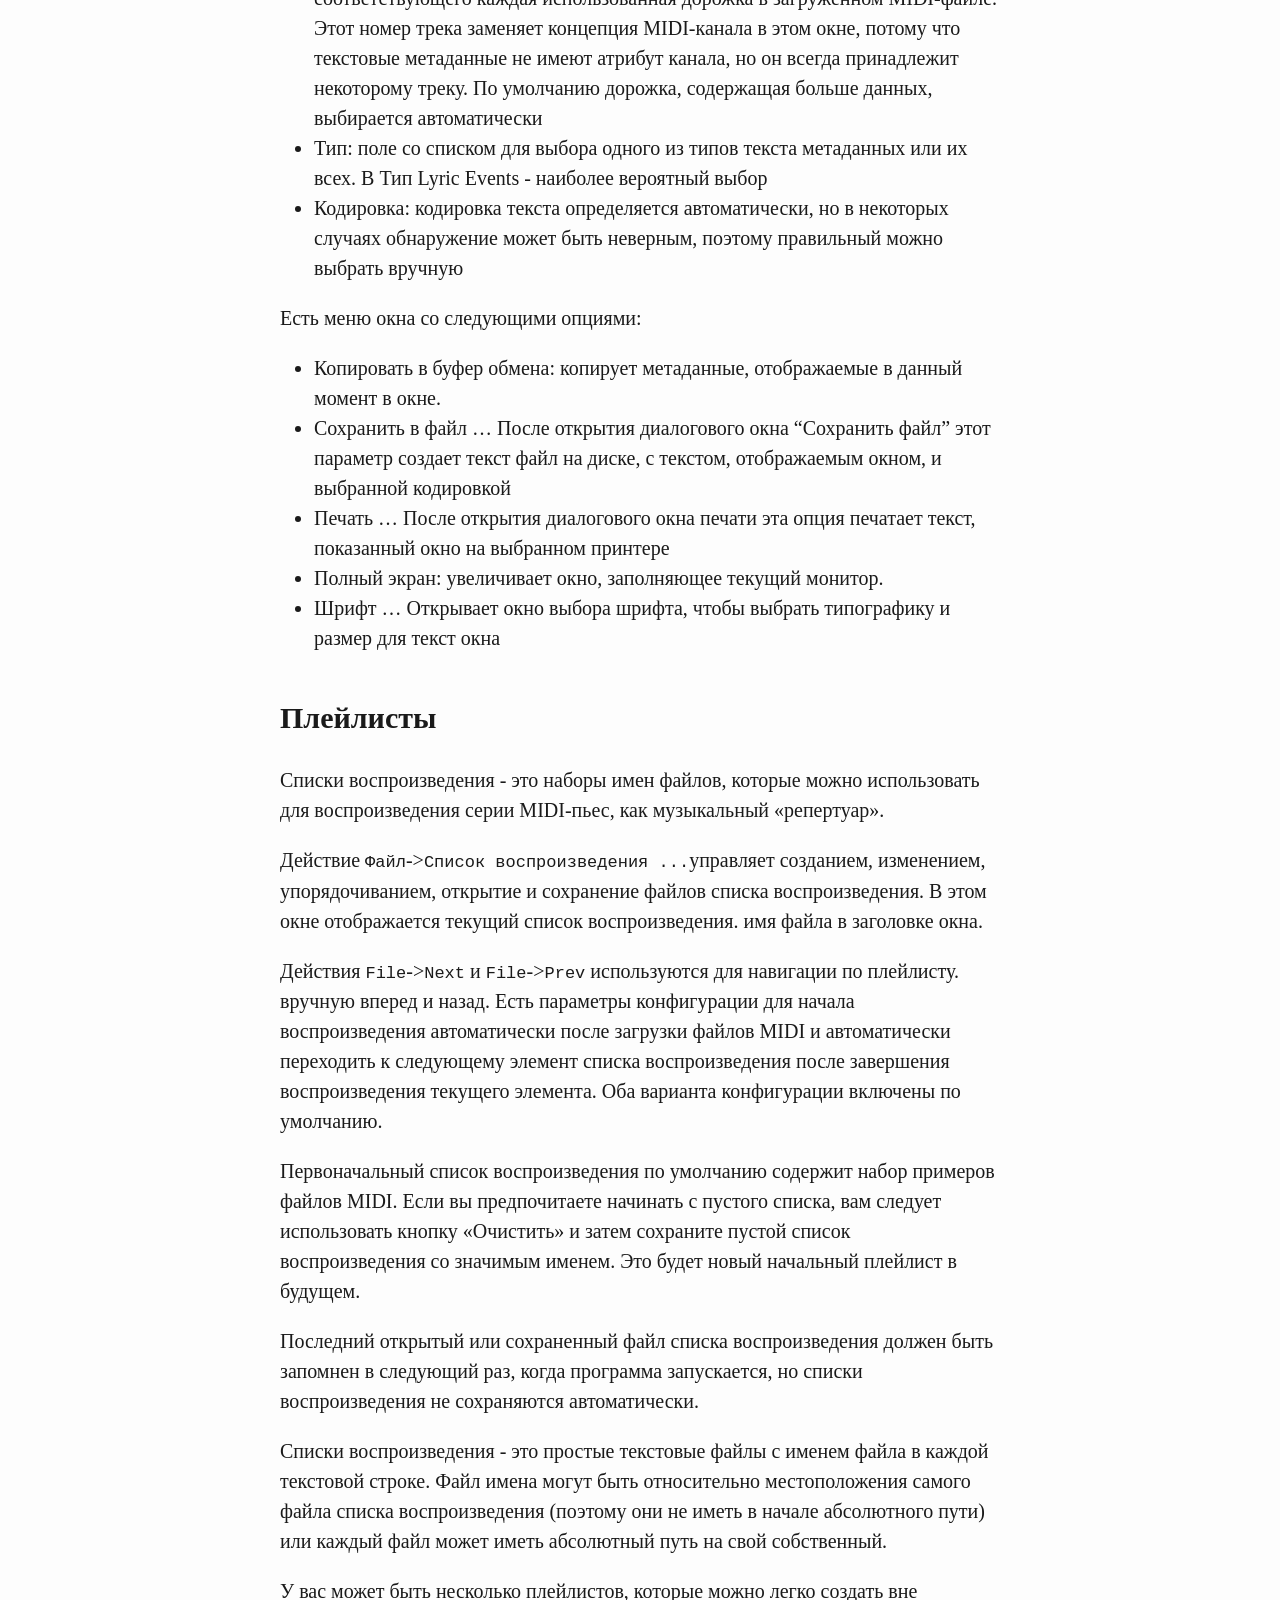
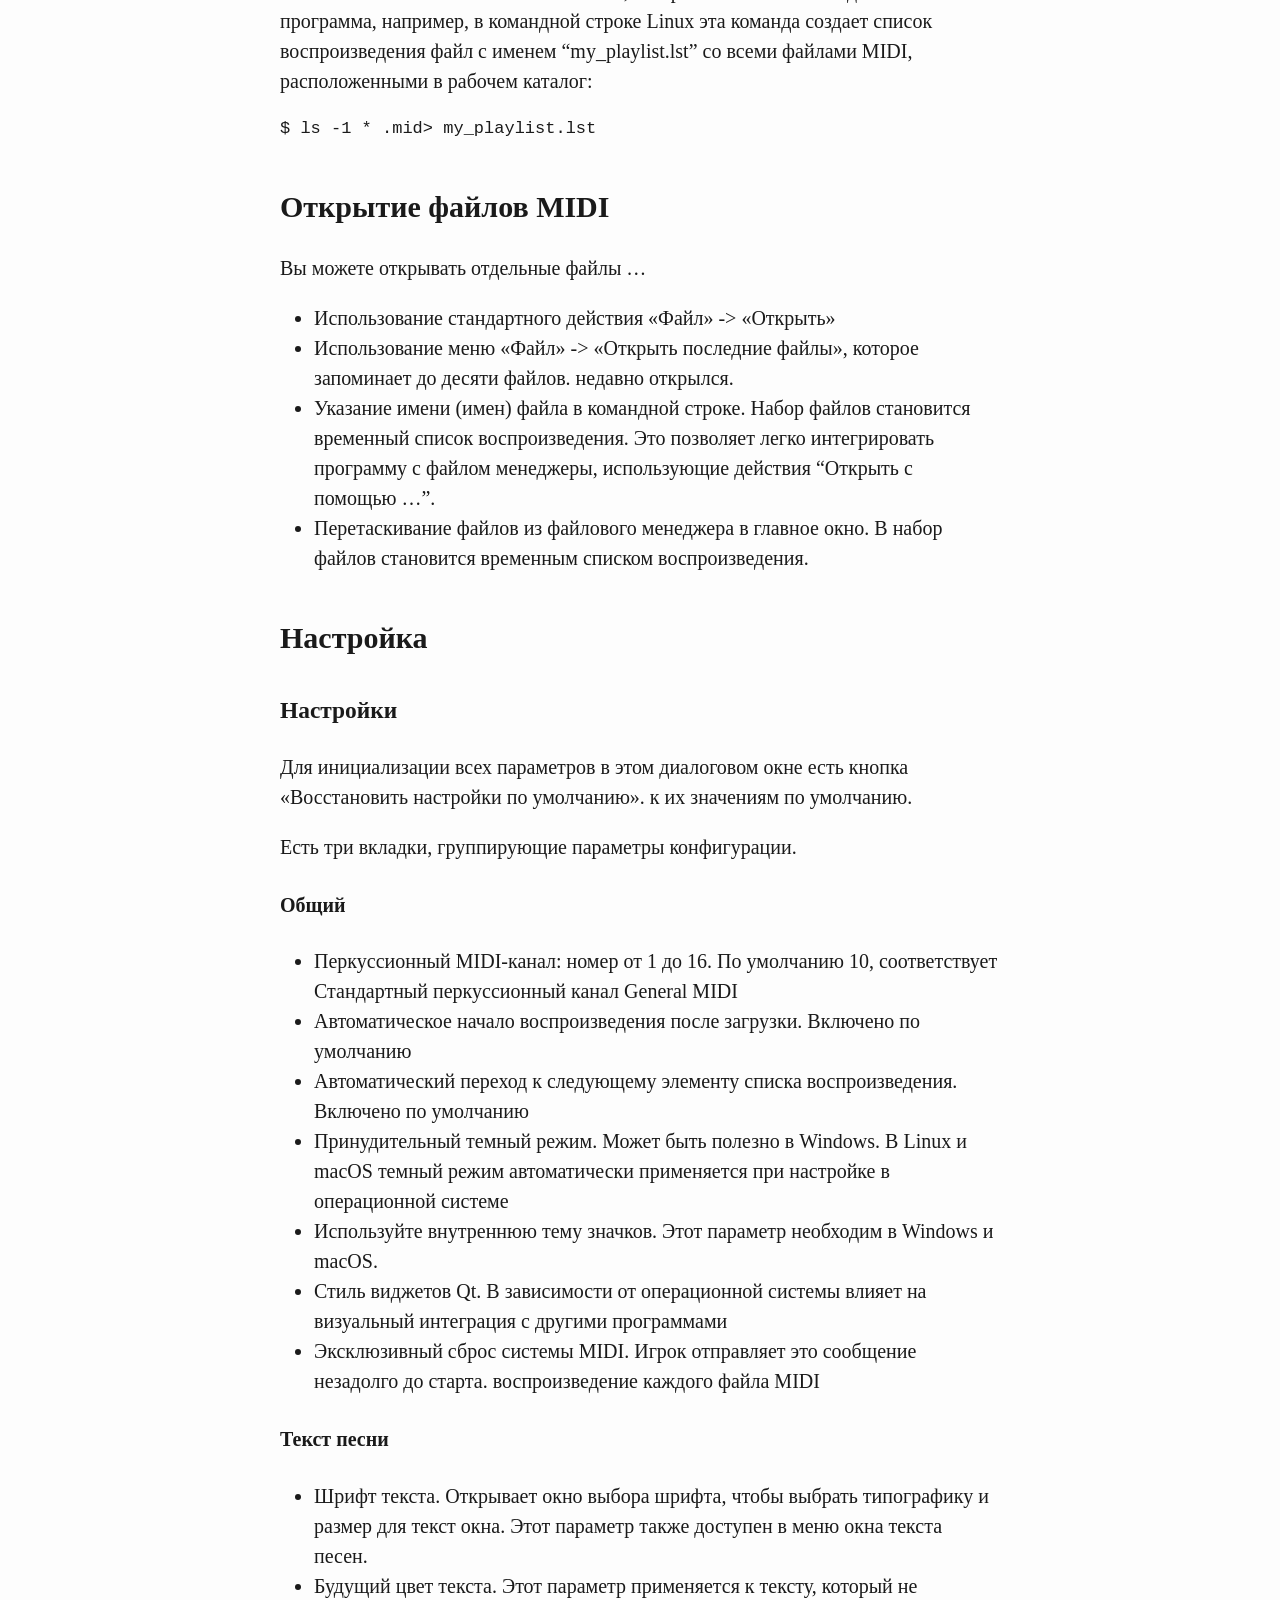
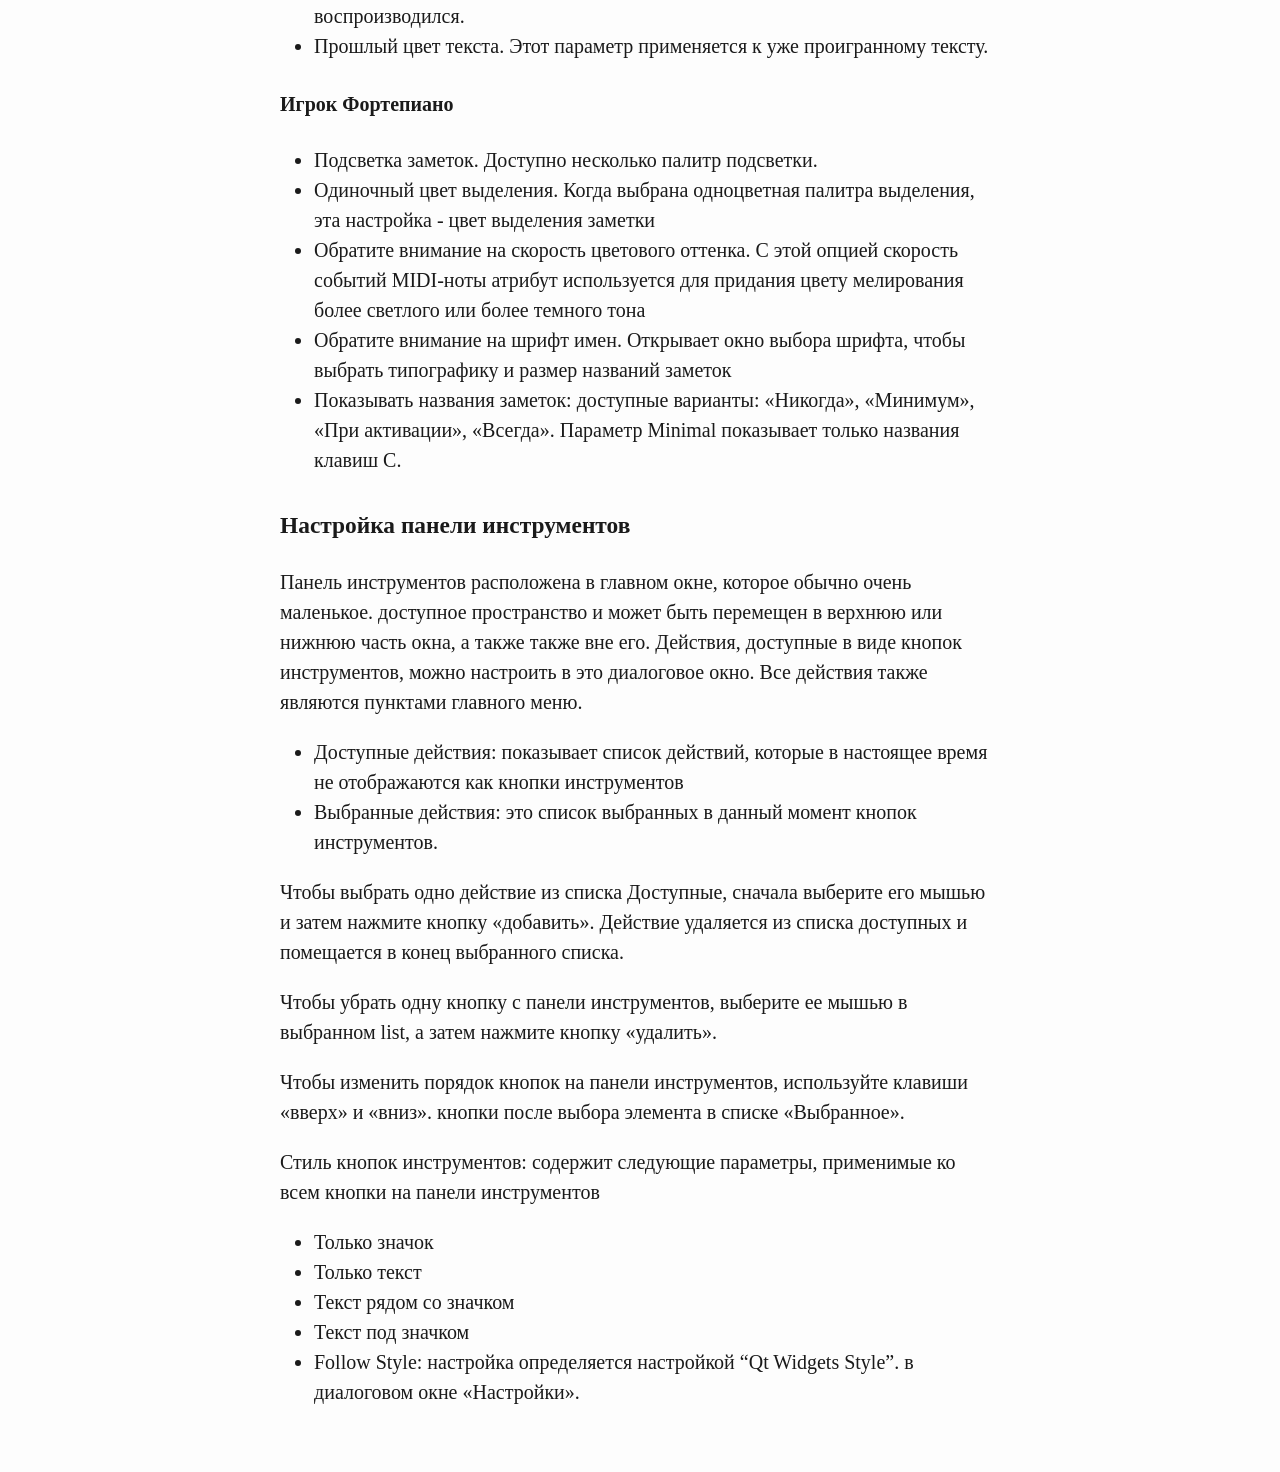
<file: docs/ru/index.html>
<!DOCTYPE html PUBLIC "-//W3C//DTD XHTML 1.0 Transitional//EN" "http://www.w3.org/TR/xhtml1/DTD/xhtml1-transitional.dtd">
<html xmlns="http://www.w3.org/1999/xhtml">
<head>
  <meta http-equiv="Content-Type" content="text/html; charset=utf-8" />
  <meta http-equiv="Content-Style-Type" content="text/css" />
  <meta name="generator" content="pandoc" />
  <title>Справочный указатель</title>
  <style type="text/css">
    html {
      line-height: 1.5;
      font-family: Georgia, serif;
      font-size: 20px;
      color: #1a1a1a;
      background-color: #fdfdfd;
    }
    body {
      margin: 0 auto;
      max-width: 36em;
      padding-left: 50px;
      padding-right: 50px;
      padding-top: 50px;
      padding-bottom: 50px;
      hyphens: auto;
      word-wrap: break-word;
      text-rendering: optimizeLegibility;
      font-kerning: normal;
    }
    @media (max-width: 600px) {
      body {
        font-size: 0.9em;
        padding: 1em;
      }
    }
    @media print {
      body {
        background-color: transparent;
        color: black;
        font-size: 12pt;
      }
      p, h2, h3 {
        orphans: 3;
        widows: 3;
      }
      h2, h3, h4 {
        page-break-after: avoid;
      }
    }
    p {
      margin: 1em 0;
    }
    a {
      color: #1a1a1a;
    }
    a:visited {
      color: #1a1a1a;
    }
    img {
      max-width: 100%;
    }
    h1, h2, h3, h4, h5, h6 {
      margin-top: 1.4em;
    }
    h5, h6 {
      font-size: 1em;
      font-style: italic;
    }
    h6 {
      font-weight: normal;
    }
    ol, ul {
      padding-left: 1.7em;
      margin-top: 1em;
    }
    li > ol, li > ul {
      margin-top: 0;
    }
    blockquote {
      margin: 1em 0 1em 1.7em;
      padding-left: 1em;
      border-left: 2px solid #e6e6e6;
      color: #606060;
    }
    code {
      font-family: Menlo, Monaco, 'Lucida Console', Consolas, monospace;
      font-size: 85%;
      margin: 0;
    }
    pre {
      margin: 1em 0;
      overflow: auto;
    }
    pre code {
      padding: 0;
      overflow: visible;
    }
    .sourceCode {
     background-color: transparent;
     overflow: visible;
    }
    hr {
      background-color: #1a1a1a;
      border: none;
      height: 1px;
      margin: 1em 0;
    }
    table {
      margin: 1em 0;
      border-collapse: collapse;
      width: 100%;
      overflow-x: auto;
      display: block;
      font-variant-numeric: lining-nums tabular-nums;
    }
    table caption {
      margin-bottom: 0.75em;
    }
    tbody {
      margin-top: 0.5em;
      border-top: 1px solid #1a1a1a;
      border-bottom: 1px solid #1a1a1a;
    }
    th {
      border-top: 1px solid #1a1a1a;
      padding: 0.25em 0.5em 0.25em 0.5em;
    }
    td {
      padding: 0.125em 0.5em 0.25em 0.5em;
    }
    header {
      margin-bottom: 4em;
      text-align: center;
    }
    #TOC li {
      list-style: none;
    }
    #TOC a:not(:hover) {
      text-decoration: none;
    }
    code{white-space: pre-wrap;}
    span.smallcaps{font-variant: small-caps;}
    span.underline{text-decoration: underline;}
    div.column{display: inline-block; vertical-align: top; width: 50%;}
    div.hanging-indent{margin-left: 1.5em; text-indent: -1.5em;}
    ul.task-list{list-style: none;}
    .display.math{display: block; text-align: center; margin: 0.5rem auto;}
  </style>
</head>
<body>
<aside role="note"><strong>Historical manual.</strong> This page describes earlier releases. See the <a href="../USER_GUIDE.md">current Rust/Dioxus user guide</a> and <a href="../VALIDATION.md">validation record</a>. Translation updates are pending.</aside>

<div id="header">
<h1 class="title">Справочный указатель</h1>
</div>
<div id="TOC">
<ul>
<li><a href="#вступление">Вступление</a></li>
<li><a href="#midi-выход">MIDI выход</a></li>
<li><a href="#элементы-управления-воспроизведением">Элементы управления воспроизведением</a>
<ul>
<li><a href="#транспонировать">Транспонировать</a></li>
<li><a href="#уровень-громкости">Уровень громкости</a></li>
<li><a href="#темп">Темп</a></li>
<li><a href="#прыжок-петля-и-позиционирование">Прыжок, петля и позиционирование</a></li>
</ul></li>
<li><a href="#взгляды">Взгляды</a>
<ul>
<li><a href="#каналы">Каналы</a></li>
<li><a href="#пианист">Пианист</a></li>
<li><a href="#текст-песни">Текст песни</a></li>
</ul></li>
<li><a href="#плейлисты">Плейлисты</a></li>
<li><a href="#открытие-файлов-midi">Открытие файлов MIDI</a></li>
<li><a href="#настройка">Настройка</a>
<ul>
<li><a href="#настройки">Настройки</a></li>
<li><a href="#настройка-панели-инструментов">Настройка панели инструментов</a></li>
</ul></li>
</ul>
</div>
<h2 id="вступление">Вступление</h2>
<p>Это приложение представляет собой многоплатформенный проигрыватель MIDI-файлов для Linux, Windows и macOS. Он читает .MID (стандартные файлы MIDI), .KAR (караоке) и .WRK (Cakewalk). форматы файлов и вывод MIDI-событий на аппаратные MIDI-порты, а также на программное обеспечение синтезаторы.</p>
<p><a href="https://drumstick.sourceforge.io">Drumstick</a> - это набор GPLv3 лицензионные библиотеки C ++ / Qt для MIDI-приложений. Проект включает в себя несколько инструменты в качестве примеров, и среди них есть утилита drumstick-guiplayer, которая использует библиотеку Drumstick :: ALSA, поэтому она доступна только для Linux (потому что секвенсор ALSA - это технология только для Linux). У некоторых людей есть запросил программу с такими же функциями в Windows и macOS, и вот. Но эта программа - это нечто большее, и она также работает на Linux …</p>
<p>Некоторые ключевые особенности:</p>
<ul>
<li>MIDI-выход на аппаратные MIDI-порты или любой другой бэкэнд Drumstick, например, софт синтезаторы</li>
<li><a href="https://ru.wikipedia.org/wiki/%D0%A2%D1%80%D0%B0%D0%BD%D1%81%D0%BF%D0%BE%D0%B7%D0%B8%D1%86%D0%B8%D1%8F_(%D0%BC%D1%83%D0%B7%D1%8B%D0%BA%D0%B0)">Транспонирование</a> тональность песни от -12 до +12 полутонов</li>
<li>Изменить уровень громкости MIDI (используя MIDI CC7)</li>
<li>Масштабируйте скорость песни от половины до удвоения <a href="https://ru.wikipedia.org/wiki/%D0%A2%D0%B5%D0%BC%D0%BF_(%D0%BC%D1%83%D0%B7%D1%8B%D0%BA%D0%B0)">темп</a></li>
<li>Просмотр текстов песен, пианино и MIDI-каналов</li>
<li>Поддерживает форматы файлов MID / KAR (стандартные файлы MIDI) и WRK (Cakewalk).</li>
</ul>
<h2 id="midi-выход">MIDI выход</h2>
<p>Любой MIDI-плеер выводит только MIDI-события, но без звука. Для воспроизведения звука MIDI Синтезатор необходим для преобразования событий в цифровой звук, который может быть воспроизводится аудиодинамиками компьютера (или внешних). События также могут воспроизводиться с помощью внешнего музыкального MIDI-инструмента, подключенного к компьютеру, например, орган MIDI, фортепиано или синтезатор с интерфейсом USB. Если это опция недоступна, другая обычная альтернатива - программный синтезатор (программа).</p>
<p>В операционные системы компьютера включены программные синтезаторы, например, Microsoft Windows включает “Microsoft GS Wavetable Synth” и Apple macOS включает «Apple DLS Synthesizer». Чтобы использовать их, вам нужно открыть диалоговое окно «Настройка MIDI», а затем:</p>
<ul>
<li>В <strong>Windows</strong> выберите параметр «Windows MM» в первом списке и «Microsoft GS Wavetable Synth» во втором списке. Вместо этого синтезатора который очень прост и ограничен, вы можете предпочесть лучшую / бесплатную альтернативу, например <a href="https://coolsoft.altervista.org/en/virtualmidisynth">Виртуальный MIDI-синтезатор</a> который будет отображаться как «VirtualMIDISynth #n» во втором поле списка при запуске. Если к компьютеру подключен внешний MIDI-инструмент, его имя также должен появиться во втором списке.</li>
<li>В <strong>macOS</strong> выберите «DLS Synth» в первом и втором списках. Этот синтезатор имеет возможность конфигурации для использования файлов звуковых шрифтов DLS или SF2, если ты хочешь. Чтобы использовать другое подключенное MIDI-устройство или программный синтезатор, вам нужно выбрать «CoreMIDI» в первом списке и имя вашего synth во втором.</li>
<li>В <strong>Linux</strong> и других <strong>Unix</strong> операционных системах “SonivoxEAS” является программным синтезатор готов к использованию. Это очень простой синтезатор GM, который не использует файлы. и зависит только от звуковой системы PulseAudio. Для подключенных внешних устройств к компьютеру или произвольным программным синтезаторам необходимо выбрать «ALSA» (или «OSS») в первом списке.</li>
<li><strong>FluidSynth</strong> - еще один мультиплатформенный синтезатор с открытым программным обеспечением. и доступен во всех операционных системах. Это очень настраиваемый, принимающий файлы soundfont и многие цифровые аудиосистемы. Выбирать <a href="https://github.com/FluidSynth/fluidsynth">FluidSynth</a> в обоих списках использовать это.</li>
<li><strong>Network</strong> - это многоплатформенный выход UDP Multicast, который может использоваться для отправки MIDI-события в виде сетевых пакетов для других компьютеров и устройств в том же локальная сеть. Он совместим с <a href="https://www.nerds.de/en/ipmidi.html">ipMIDI</a>, <a href="https://qmidinet.sourceforge.io/">QmidiNet</a> и <a href="https://llg.cubic.org/tools/multimidicast/">multimidicast</a> среди прочего программного обеспечения.</li>
</ul>
<h2 id="элементы-управления-воспроизведением">Элементы управления воспроизведением</h2>
<p>Следующие стандартные действия доступны в меню <code>Файл</code>, а также панель инструментов с обычными функциями любого медиаплеера:</p>
<ul>
<li><code>Играть</code></li>
<li><code>Пауза</code> (и продолжить)</li>
<li><code>Стоп</code>,</li>
<li>«Быстрая перемотка вперед» (на 1 бар)</li>
<li><code>Rewind</code> (на 1 бар)</li>
</ul>
<p>По умолчанию <code>Play</code> активируется автоматически при загрузке MIDI-файла, кроме когда эта функция отключена в диалоговом окне конфигурации.</p>
<p>Строка состояния, необязательно расположенная в нижней части главного окна, показывает текущий статус воспроизведения: «Воспроизведение», «Остановлено», «Приостановлено» и т. д.</p>
<h3 id="транспонировать">Транспонировать</h3>
<p>Элемент управления высотой тона находится в главном окне. Это инициализированное поле счетчика до нуля с допустимым диапазоном от -12 до +12 полутонов. Пределы эквивалентны на одну октаву выше или ниже исходного тона. Этого должно хватить певцам или инструменталисты, которым нужно настроить тональность для своего комфорта.</p>
<p>Все MIDI-каналы хроматически транспонированы, кроме перкуссионного канала. (GM канал 10 по умолчанию).</p>
<h3 id="уровень-громкости">Уровень громкости</h3>
<p>«Регулятор громкости» находится в главном окне. Это слайдер, инициализированный до 100% с допустимым диапазоном от 0% до 200%. Эффект верхнего предела может быть ниже потому что MIDI CC 7 имеет допустимый диапазон от 0 до 127. Также есть кнопка для <code>Сбросить громкость</code>.</p>
<h3 id="темп">Темп</h3>
<p>«Контроль темпа» находится в главном окне. Это инициализированный слайдер до 100% с допустимым диапазоном от 50% до 200%. Есть кнопка <code>Reset Tempo</code> а также дисплей темпа, показывающий эффективный темп в ударах в минуту с начальное значение 120 ударов в минуту. Это темп по умолчанию для файла MIDI, если он не содержит изменения темпа. Это значение обновляется при изменении управление темпом, а также во время воспроизведения MIDI-файла, содержащего изменения темпа.</p>
<h3 id="прыжок-петля-и-позиционирование">Прыжок, петля и позиционирование</h3>
<p>Действие «Перейти» (находится в меню «Файл» и на панели инструментов по умолчанию), запрашивает номер такта между 1 и последним тактом загруженной песни, чтобы изменить текущая позиция песни в данном баре.</p>
<p>Действие «Loop» (находится в меню «Файл» и на панели инструментов по умолчанию), запрашивает два номера столбца. Песня будет воспроизводиться между двумя заданными тактами, когда она активирован. Вы можете выключить цикл в любой момент, выбрав действие еще раз.</p>
<p>Элемент управления позиционированием находится в главном окне. Это слайдер, который перемещается при изменении текущей позиции, и может быть перемещен вручную в изменить позицию на любую произвольную точку в песне.</p>
<h2 id="взгляды">Взгляды</h2>
<p>В меню «Вид» доступны следующие параметры:</p>
<p>Три вида - это независимые окна, которые вы можете открывать и закрывать по своему усмотрению. удобство: каналы, тексты песен и пианино.</p>
<p>С другой стороны, вы также можете скрыть или показать еще три встроенных представления. в главном окне: Панель инструментов, Строка состояния и Ритм.</p>
<h3 id="каналы">Каналы</h3>
<p>В этом окне отображается до 16 строк, по одной для каждого MIDI-канала, используемого текущим MIDI файл. Столбцы:</p>
<ul>
<li>Номер MIDI-канала и текст (редактируемый). Обычно название инструмента или краткое описание взято из метаданных файла.</li>
<li>Кнопка выключения звука. С помощью этой опции текущий канал может быть отключен.</li>
<li>Сольная кнопка. Увеличивает громкость текущего канала, понижая при этом другие каналы.</li>
<li>Уровень. Индикатор активности на текущем канале.</li>
<li>Замок. Эта кнопка фиксирует патч на текущем канале, предотвращая изменения хранится в файле.</li>
<li>Пластырь. Соответствует событиям изменения программы MIDI в соответствии с Общими Список MIDI с названиями инструментов.</li>
</ul>
<h3 id="пианист">Пианист</h3>
<p>В этом окне отображается до 16 строк, по одной для каждого MIDI-канала, используемого текущим MIDI файл. Каждая строка содержит:</p>
<ul>
<li>Номер канала и текст (те же данные, что и в окне каналов)</li>
<li>Клавиатура пианино. Клавиши будут выделены цветом, который можно полностью настраиваются событиями нот MIDI, воспроизводимыми текущим файлом MIDI. Это может также при желании показать имена заметок. Ключи могут быть активированы вручную с помощью компьютерной клавиатуры и мыши</li>
</ul>
<p>Есть меню окна со следующими опциями:</p>
<ul>
<li>Просмотр в полноэкранном режиме. Увеличивает окно, заполняющее текущий монитор</li>
<li>Показать все каналы</li>
<li>Скрыть все каналы</li>
<li>Затяните количество ключей. По умолчанию на каждой клавиатуре отображается 88 клавиш, начиная с A0. в C8. Используя эту опцию, клавиатура действительно использует только количество октав. используется файлом MIDI, который обычно представляет собой меньшее число</li>
<li>До 16 вариантов каналов, чтобы скрыть или показать каждый канал индивидуально. По по умолчанию выбраны все MIDI-каналы, используемые в текущем MIDI-файле.</li>
</ul>
<h3 id="текст-песни">Текст песни</h3>
<p>В этом окне отображаются текстовые метаданные из загруженного файла MIDI с фильтрацией данные с рядом элементов управления, расположенных на панели инструментов окна:</p>
<ul>
<li>Дорожка: список для выбора из «Все дорожки» или одного элемента, соответствующего каждая использованная дорожка в загруженном MIDI-файле. Этот номер трека заменяет концепция MIDI-канала в этом окне, потому что текстовые метаданные не имеют атрибут канала, но он всегда принадлежит некоторому треку. По умолчанию дорожка, содержащая больше данных, выбирается автоматически</li>
<li>Тип: поле со списком для выбора одного из типов текста метаданных или их всех. В Тип Lyric Events - наиболее вероятный выбор</li>
<li>Кодировка: кодировка текста определяется автоматически, но в некоторых случаях обнаружение может быть неверным, поэтому правильный можно выбрать вручную</li>
</ul>
<p>Есть меню окна со следующими опциями:</p>
<ul>
<li>Копировать в буфер обмена: копирует метаданные, отображаемые в данный момент в окне.</li>
<li>Сохранить в файл … После открытия диалогового окна “Сохранить файл” этот параметр создает текст файл на диске, с текстом, отображаемым окном, и выбранной кодировкой</li>
<li>Печать … После открытия диалогового окна печати эта опция печатает текст, показанный окно на выбранном принтере</li>
<li>Полный экран: увеличивает окно, заполняющее текущий монитор.</li>
<li>Шрифт … Открывает окно выбора шрифта, чтобы выбрать типографику и размер для текст окна</li>
</ul>
<h2 id="плейлисты">Плейлисты</h2>
<p>Списки воспроизведения - это наборы имен файлов, которые можно использовать для воспроизведения серии MIDI-пьес, как музыкальный «репертуар».</p>
<p>Действие <code>Файл</code>-&gt;<code>Список воспроизведения ...</code>управляет созданием, изменением, упорядочиванием, открытие и сохранение файлов списка воспроизведения. В этом окне отображается текущий список воспроизведения. имя файла в заголовке окна.</p>
<p>Действия <code>File</code>-&gt;<code>Next</code> и <code>File</code>-&gt;<code>Prev</code> используются для навигации по плейлисту. вручную вперед и назад. Есть параметры конфигурации для начала воспроизведения автоматически после загрузки файлов MIDI и автоматически переходить к следующему элемент списка воспроизведения после завершения воспроизведения текущего элемента. Оба варианта конфигурации включены по умолчанию.</p>
<p>Первоначальный список воспроизведения по умолчанию содержит набор примеров файлов MIDI. Если вы предпочитаете начинать с пустого списка, вам следует использовать кнопку «Очистить» и затем сохраните пустой список воспроизведения со значимым именем. Это будет новый начальный плейлист в будущем.</p>
<p>Последний открытый или сохраненный файл списка воспроизведения должен быть запомнен в следующий раз, когда программа запускается, но списки воспроизведения не сохраняются автоматически.</p>
<p>Списки воспроизведения - это простые текстовые файлы с именем файла в каждой текстовой строке. Файл имена могут быть относительно местоположения самого файла списка воспроизведения (поэтому они не иметь в начале абсолютного пути) или каждый файл может иметь абсолютный путь на свой собственный.</p>
<p>У вас может быть несколько плейлистов, которые можно легко создать вне программа, например, в командной строке Linux эта команда создает список воспроизведения файл с именем “my_playlist.lst” со всеми файлами MIDI, расположенными в рабочем каталог:</p>
<pre><code>$ ls -1 * .mid&gt; my_playlist.lst</code></pre>
<h2 id="открытие-файлов-midi">Открытие файлов MIDI</h2>
<p>Вы можете открывать отдельные файлы …</p>
<ul>
<li>Использование стандартного действия «Файл» -&gt; «Открыть»</li>
<li>Использование меню «Файл» -&gt; «Открыть последние файлы», которое запоминает до десяти файлов. недавно открылся.</li>
<li>Указание имени (имен) файла в командной строке. Набор файлов становится временный список воспроизведения. Это позволяет легко интегрировать программу с файлом менеджеры, использующие действия “Открыть с помощью …”.</li>
<li>Перетаскивание файлов из файлового менеджера в главное окно. В набор файлов становится временным списком воспроизведения.</li>
</ul>
<h2 id="настройка">Настройка</h2>
<h3 id="настройки">Настройки</h3>
<p>Для инициализации всех параметров в этом диалоговом окне есть кнопка «Восстановить настройки по умолчанию». к их значениям по умолчанию.</p>
<p>Есть три вкладки, группирующие параметры конфигурации.</p>
<h4 id="общий">Общий</h4>
<ul>
<li>Перкуссионный MIDI-канал: номер от 1 до 16. По умолчанию 10, соответствует Стандартный перкуссионный канал General MIDI</li>
<li>Автоматическое начало воспроизведения после загрузки. Включено по умолчанию</li>
<li>Автоматический переход к следующему элементу списка воспроизведения. Включено по умолчанию</li>
<li>Принудительный темный режим. Может быть полезно в Windows. В Linux и macOS темный режим автоматически применяется при настройке в операционной системе</li>
<li>Используйте внутреннюю тему значков. Этот параметр необходим в Windows и macOS.</li>
<li>Стиль виджетов Qt. В зависимости от операционной системы влияет на визуальный интеграция с другими программами</li>
<li>Эксклюзивный сброс системы MIDI. Игрок отправляет это сообщение незадолго до старта. воспроизведение каждого файла MIDI</li>
</ul>
<h4 id="текст-песни-1">Текст песни</h4>
<ul>
<li>Шрифт текста. Открывает окно выбора шрифта, чтобы выбрать типографику и размер для текст окна. Этот параметр также доступен в меню окна текста песен.</li>
<li>Будущий цвет текста. Этот параметр применяется к тексту, который не воспроизводился.</li>
<li>Прошлый цвет текста. Этот параметр применяется к уже проигранному тексту.</li>
</ul>
<h4 id="игрок-фортепиано">Игрок Фортепиано</h4>
<ul>
<li>Подсветка заметок. Доступно несколько палитр подсветки.</li>
<li>Одиночный цвет выделения. Когда выбрана одноцветная палитра выделения, эта настройка - цвет выделения заметки</li>
<li>Обратите внимание на скорость цветового оттенка. С этой опцией скорость событий MIDI-ноты атрибут используется для придания цвету мелирования более светлого или более темного тона</li>
<li>Обратите внимание на шрифт имен. Открывает окно выбора шрифта, чтобы выбрать типографику и размер названий заметок</li>
<li>Показывать названия заметок: доступные варианты: «Никогда», «Минимум», «При активации», «Всегда». Параметр Minimal показывает только названия клавиш C.</li>
</ul>
<h3 id="настройка-панели-инструментов">Настройка панели инструментов</h3>
<p>Панель инструментов расположена в главном окне, которое обычно очень маленькое. доступное пространство и может быть перемещен в верхнюю или нижнюю часть окна, а также также вне его. Действия, доступные в виде кнопок инструментов, можно настроить в это диалоговое окно. Все действия также являются пунктами главного меню.</p>
<ul>
<li>Доступные действия: показывает список действий, которые в настоящее время не отображаются как кнопки инструментов</li>
<li>Выбранные действия: это список выбранных в данный момент кнопок инструментов.</li>
</ul>
<p>Чтобы выбрать одно действие из списка Доступные, сначала выберите его мышью и затем нажмите кнопку «добавить». Действие удаляется из списка доступных и помещается в конец выбранного списка.</p>
<p>Чтобы убрать одну кнопку с панели инструментов, выберите ее мышью в выбранном list, а затем нажмите кнопку «удалить».</p>
<p>Чтобы изменить порядок кнопок на панели инструментов, используйте клавиши «вверх» и «вниз». кнопки после выбора элемента в списке «Выбранное».</p>
<p>Стиль кнопок инструментов: содержит следующие параметры, применимые ко всем кнопки на панели инструментов</p>
<ul>
<li>Только значок</li>
<li>Только текст</li>
<li>Текст рядом со значком</li>
<li>Текст под значком</li>
<li>Follow Style: настройка определяется настройкой “Qt Widgets Style”. в диалоговом окне «Настройки».</li>
</ul>
</body>
</html>
</file>
